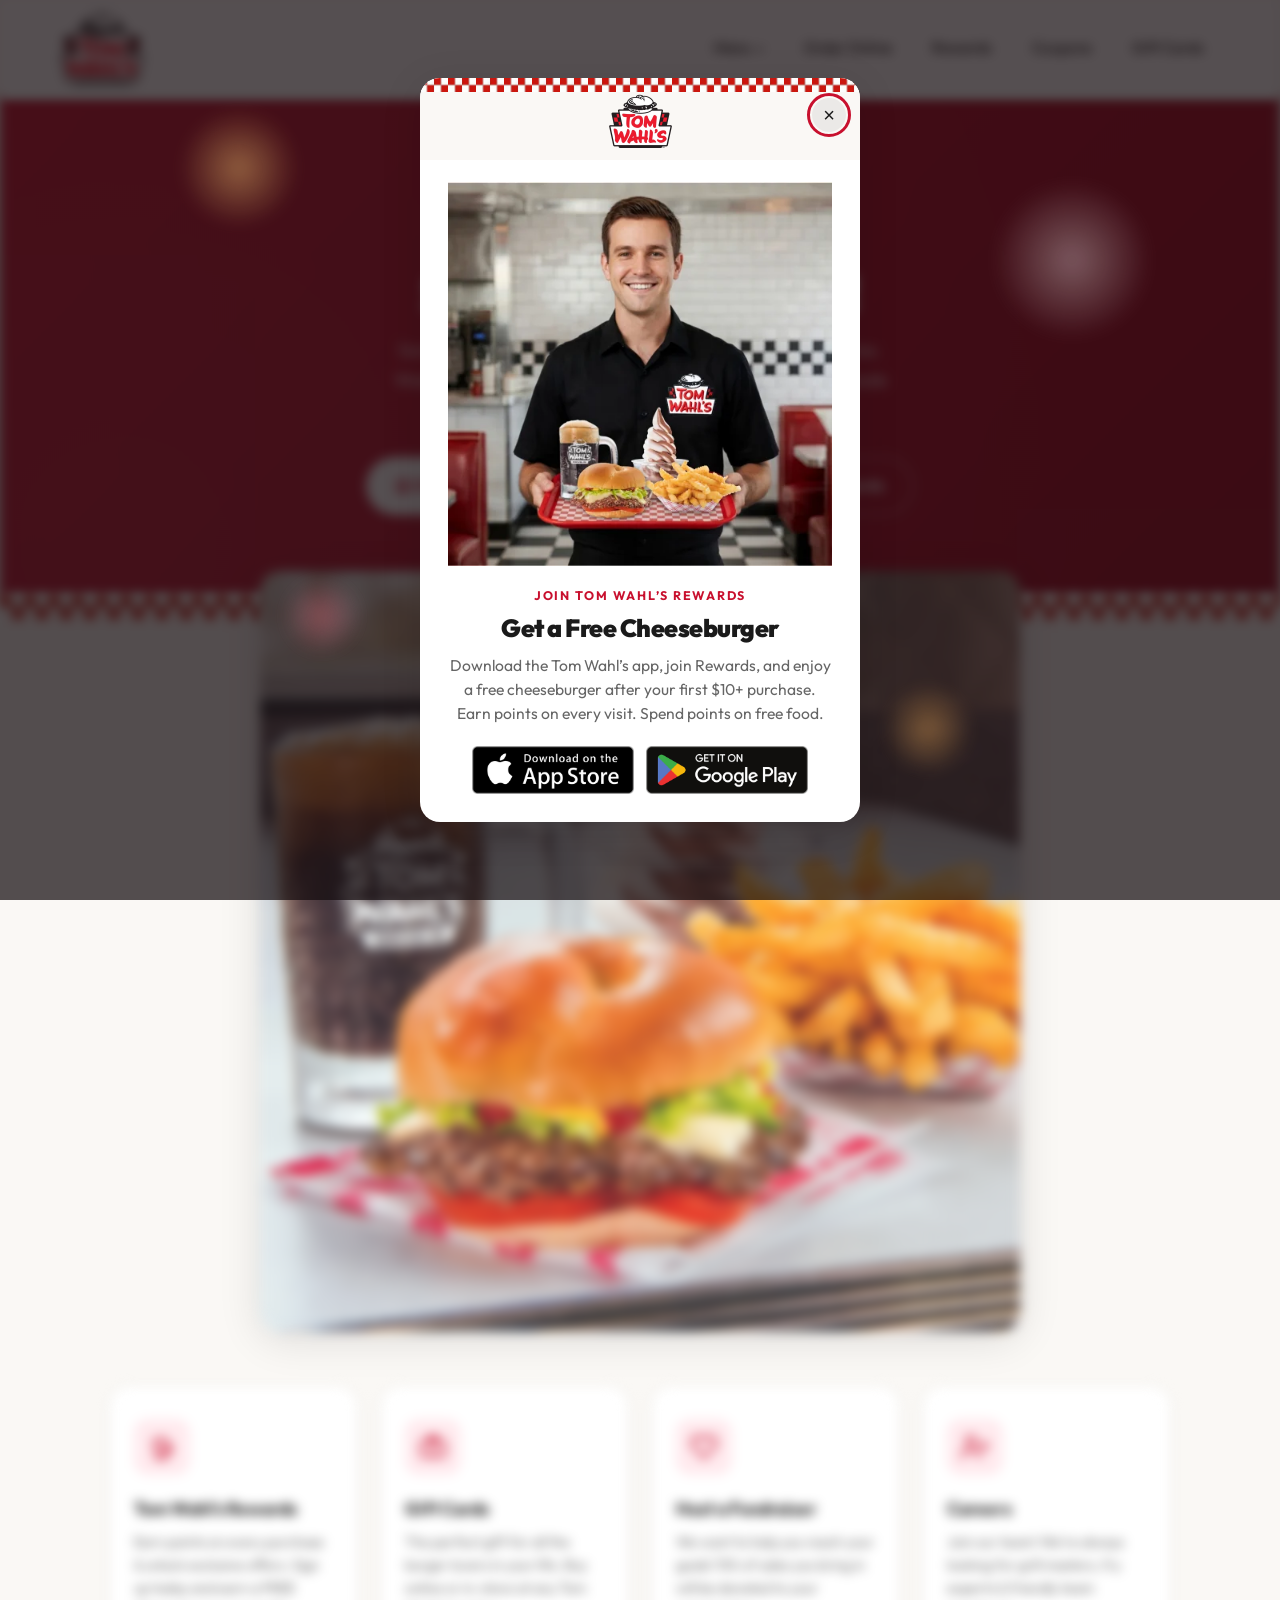
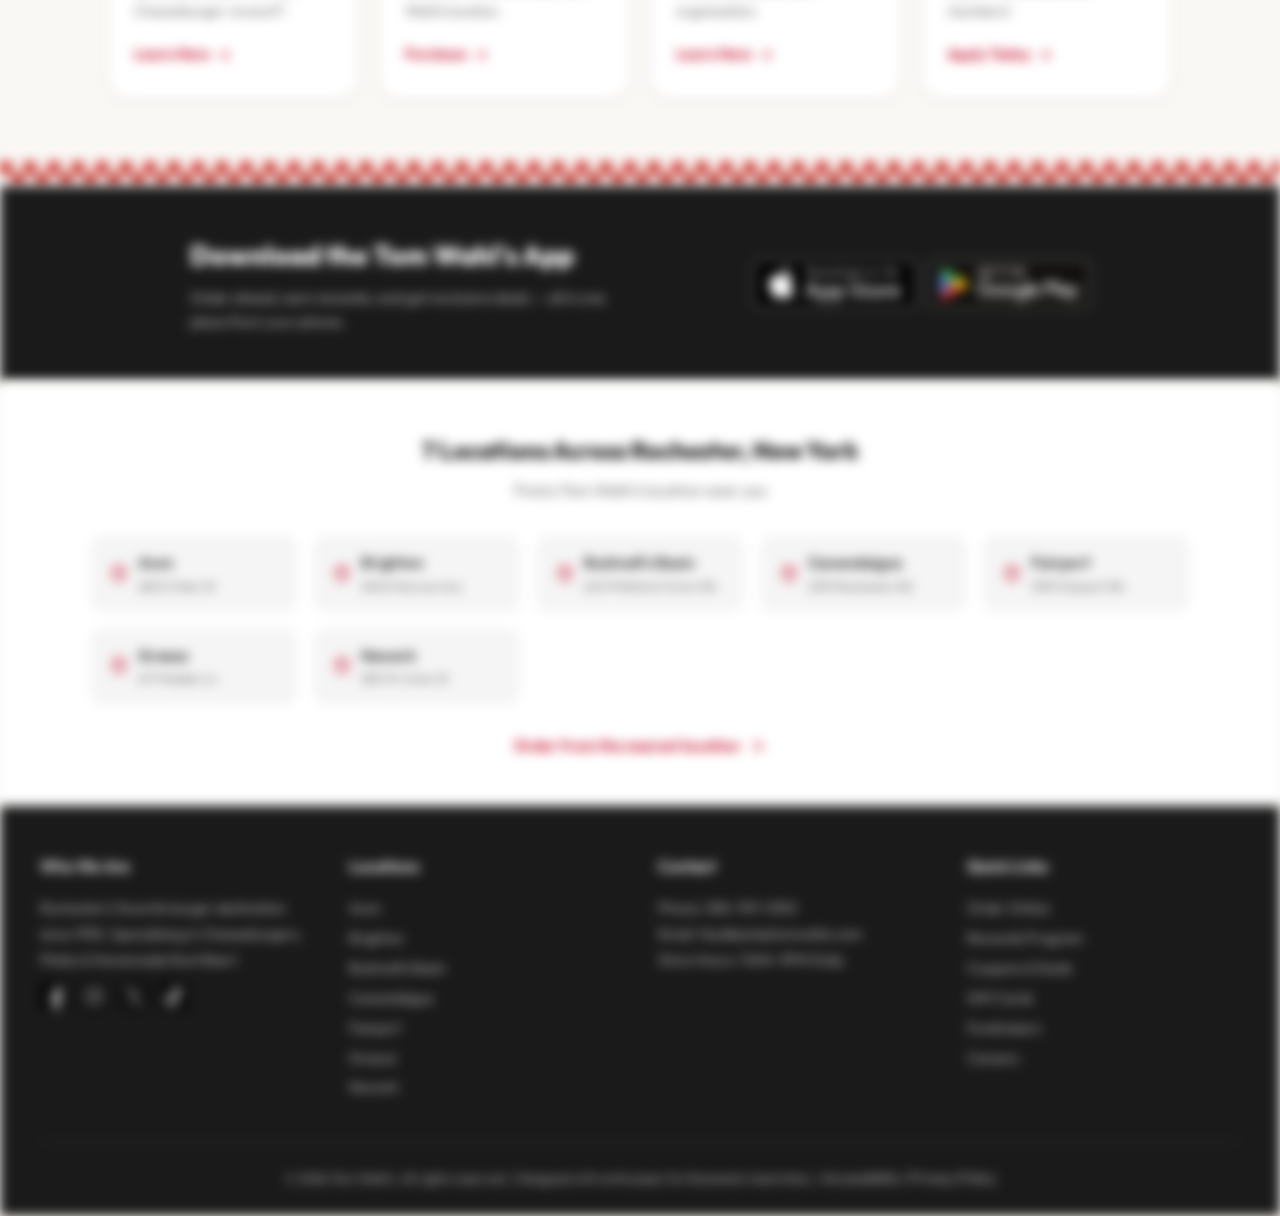
<file: index.html>
<!DOCTYPE html>
<html lang="en">
<head>
    <meta charset="UTF-8">
    <meta name="viewport" content="width=device-width, initial-scale=1.0">

    <!-- Google tag (gtag.js) -->
    <script async src="https://www.googletagmanager.com/gtag/js?id=G-XXXXXXXXXX"></script>
    <script>
        window.dataLayer = window.dataLayer || [];
        function gtag(){dataLayer.push(arguments);}
        gtag('js', new Date());
        gtag('config', 'G-XXXXXXXXXX');
    </script>
    <title>Tom Wahl's — Rochester's Best Cheeseburgers Since 1955</title>
    <meta name="description" content="Tom Wahl's — home of Rochester's Best Cheeseburgers, ground steak burgers, homemade root beer & crispy fries since 1955. Order online for pickup or delivery from 7 Rochester, NY area locations. Join Rewards and earn free food!">
    <meta name="keywords" content="Tom Wahl's, Tom Wahls, Rochester best cheeseburger, Western New York burgers, Wahlburger, homemade root beer, Rochester NY restaurant, ground steak burger, 55 Junker Plate, Tom Wahls menu, Tom Wahls locations">
    <link rel="canonical" href="https://mmcke4.github.io/">
    <link rel="icon" type="image/x-icon" href="/assets/favicon_io/favicon.ico">
    <meta name="robots" content="index, follow">

    <!-- Open Graph -->
    <meta property="og:type" content="website">
    <meta property="og:title" content="Tom Wahl's — Rochester's Best Cheeseburgers Since 1955">
    <meta property="og:description" content="Ground steak cheeseburgers, crispy fries & homemade root beer. Order online, find coupons, or join rewards at 7 Rochester, NY area locations.">
    <meta property="og:url" content="https://mmcke4.github.io/">
    <meta property="og:image" content="https://mmcke4.github.io/assets/tomwahlslogo.png">
    <meta property="og:site_name" content="Tom Wahl's">
    <meta property="og:locale" content="en_US">

    <!-- Twitter Card -->
    <meta name="twitter:card" content="summary_large_image">
    <meta name="twitter:title" content="Tom Wahl's — Rochester's Best Cheeseburgers">
    <meta name="twitter:description" content="Home of the Wahlburger since 1955. Order online, earn rewards, find deals at 7 Rochester, NY area locations.">
    <meta name="twitter:image" content="https://mmcke4.github.io/assets/tomwahlslogo.png">

    <!-- Structured Data: Organization -->
    <script type="application/ld+json">
    {
        "@context": "https://schema.org",
        "@type": "Organization",
        "name": "Tom Wahl's",
        "url": "https://mmcke4.github.io/",
        "logo": "https://mmcke4.github.io/assets/tomwahlslogo.png",
        "foundingDate": "1955",
        "description": "Rochester's favorite burger destination since 1955. Home of the Wahlburger, ground steak cheeseburgers, homemade root beer, and the 55 Junker Plate.",
        "telephone": "+1-585-787-0150",
        "email": "feedback@tomwahls.com",
        "address": {
            "@type": "PostalAddress",
            "addressRegion": "NY",
            "addressCountry": "US"
        },
        "areaServed": {
            "@type": "GeoCircle",
            "geoMidpoint": {"@type": "GeoCoordinates", "latitude": 43.1566, "longitude": -77.6088},
            "geoRadius": "50000"
        },
        "sameAs": [
            "https://facebook.com/tomwahls",
            "https://instagram.com/tomwahls",
            "https://twitter.com/tomwahls",
            "https://tiktok.com/@tomwahls"
        ],
        "hasMenu": "https://tomwahls.orderexperience.net/62602331214add22d5341ca5/menu"
    }
    </script>

    <!-- Structured Data: WebSite with SearchAction -->
    <script type="application/ld+json">
    {
        "@context": "https://schema.org",
        "@type": "WebSite",
        "name": "Tom Wahl's",
        "url": "https://mmcke4.github.io/",
        "description": "Rochester's Best Cheeseburgers, ground steak burgers, homemade root beer & crispy fries since 1955. 7 locations across Rochester, New York.",
        "potentialAction": {
            "@type": "SearchAction",
            "target": {
                "@type": "EntryPoint",
                "urlTemplate": "https://mmcke4.github.io/order-online.html?q={search_term_string}"
            },
            "query-input": "required name=search_term_string"
        }
    }
    </script>

    <link rel="preconnect" href="https://fonts.googleapis.com">
    <link href="https://fonts.googleapis.com/css2?family=Outfit:wght@400;500;600;700;800;900&display=swap" rel="stylesheet">
    <link rel="stylesheet" href="/assets/shared-styles.css">
    <link rel="preload" as="image" type="image/webp" href="/assets/tablesetting.webp" fetchpriority="high">
    <style>
        /* ── HERO (index uses .hero, not .page-hero) ── */
        .page-hero {
            background: linear-gradient(135deg, var(--red) 0%, var(--red-dark) 100%);
            color: var(--white);
            padding: 64px 20px 80px;
            text-align: center;
            position: relative;
            overflow: hidden;
        }
        .page-hero::before {
            content: '';
            position: absolute;
            top: -50%; left: -50%;
            width: 200%; height: 200%;
            background: radial-gradient(circle at 30% 70%, rgba(255,255,255,0.06) 0%, transparent 50%);
        }
        .hero-title-img {
            max-width: 520px;
            margin: 0 auto 20px;
            position: relative;
        }
        .page-hero p {
            font-size: 1.1rem;
            opacity: 0.9;
            max-width: 520px;
            margin: 0 auto 32px;
            line-height: 1.7;
        }
        .page-hero h1 {
            margin-bottom: 16px; 
            line-height: 1.1; 
            position: relative; 
            z-index: 2;
        }
        .page-hero-ctas {
            display: flex;
            gap: 8px;
            justify-content: center;
            flex-wrap: wrap;
            position: relative;
        }
        .btn {
            display: inline-flex; align-items: center; gap: 2px;
            padding: 14px 28px;
            border-radius: 50px;
            font-weight: 700; font-size: 1rem;
            transition: all 0.2s;
            border: none; cursor: pointer;
        }
        .btn-white { background: var(--white); color: var(--red); }
        .btn-white:hover { background: var(--gray-100); }
        .btn-ghost { background: transparent; color: var(--white); border: 2px solid rgba(255,255,255,0.35); }
        .btn-ghost:hover { border-color: var(--white); }
        .btn-red { background: var(--red); color: var(--white); }
        .btn-red:hover { background: var(--red-dark); }
        .btn-dark { background: var(--dark); color: var(--white); }
        .btn-dark:hover { opacity: 0.85; }

        /* ── FOOD IMAGE SHOWCASE ── */
        .showcase {
            max-width: 800px;
            margin: -48px auto 0;
            padding: 0 20px;
            position: relative;
            z-index: 10;
        }
        .showcase img {
            border-radius: var(--radius-lg);
            box-shadow: var(--shadow-lg);
            width: 100%;
        }

        /* ── FEATURE CARDS ── */
        .features {
            max-width: 1100px;
            margin: 0 auto;
            padding: 56px 20px 64px;
        }
        .features-grid {
            display: grid;
            grid-template-columns: repeat(4, 1fr);
            gap: 24px;
        }
        @media (max-width: 900px) {
            .features-grid { grid-template-columns: repeat(2, 1fr); }
        }
        @media (max-width: 500px) {
            .features-grid { grid-template-columns: 1fr; }
        }
        .feature-card {
            background: var(--white);
            border-radius: var(--radius-lg);
            padding: 32px 24px;
            box-shadow: var(--shadow-sm);
            transition: transform 0.25s, box-shadow 0.25s;
            display: flex;
            flex-direction: column;
        }
        .feature-card:hover { transform: translateY(-4px); box-shadow: var(--shadow-md); }
        .feature-icon {
            width: 56px; height: 56px;
            background: var(--red-light);
            border-radius: 14px;
            display: flex; align-items: center; justify-content: center;
            margin-bottom: 20px;
        }
        .feature-icon svg { width: 28px; height: 28px; color: var(--red); }
        .feature-card h3 {
            font-size: 1.1rem;
            font-weight: 700;
            margin-bottom: 8px;
        }
        .feature-card p {
            font-size: 0.9rem;
            color: var(--gray-600);
            margin-bottom: 20px;
            flex: 1;
        }
        .feature-link {
            display: inline-flex;
            align-items: center;
            gap: 6px;
            color: var(--red);
            font-weight: 700;
            font-size: 0.9rem;
            transition: gap 0.2s;
        }
        .feature-link:hover { gap: 10px; }
        .feature-link svg { width: 16px; height: 16px; }

        /* ── APP BANNER ── */
        .app-banner {
            background: var(--dark);
            color: var(--white);
            padding: 48px 20px;
        }
        .app-banner-inner {
            max-width: 900px;
            margin: 0 auto;
            display: flex;
            align-items: center;
            justify-content: space-between;
            gap: 32px;
            flex-wrap: wrap;
        }
        .app-banner-text h2 {
            font-size: clamp(1.3rem, 3vw, 1.7rem);
            font-weight: 800;
            margin-bottom: 8px;
        }
        .app-banner-text p {
            opacity: 0.7;
            font-size: 0.95rem;
            max-width: 420px;
        }
        .app-buttons { display: flex; gap: 12px; flex-wrap: wrap; }
        .app-buttons a img { height: 48px; width: auto; }
        @media (max-width: 600px) {
            .app-banner-inner { justify-content: center; text-align: center; }
            .app-banner-text p { margin: 0 auto; }
        }

        /* ── LOCATIONS STRIP ── */
        .locations-strip {
            background: var(--white);
            border-top: 1px solid var(--gray-200);
            padding: 48px 20px;
        }
        .locations-inner {
            max-width: 1100px;
            margin: 0 auto;
            text-align: center;
        }
        .locations-inner h2 {
            font-size: 1.5rem;
            font-weight: 800;
            margin-bottom: 8px;
        }
        .locations-inner > p {
            color: var(--gray-600);
            margin-bottom: 32px;
        }
        .locations-grid {
            display: grid;
            grid-template-columns: repeat(auto-fit, minmax(200px, 1fr));
            gap: 16px;
            margin-bottom: 28px;
        }
        .loc-chip {
            background: var(--gray-100);
            border-radius: var(--radius);
            padding: 16px 20px;
            transition: all 0.2s;
            display: flex;
            align-items: center;
            gap: 10px;
        }
        .loc-chip:hover { background: var(--red-light); }
        .loc-chip svg { width: 18px; height: 18px; color: var(--red); flex-shrink: 0; }
        .loc-chip .loc-name { font-weight: 600; font-size: 0.95rem; text-align: left;}
        .loc-chip .loc-hours { font-size: 0.8rem; color: var(--gray-600); }
        .locations-cta {
            display: inline-flex;
            align-items: center;
            gap: 8px;
            color: var(--red);
            font-weight: 700;
            font-size: 0.95rem;
        }
        .locations-cta svg { width: 18px; height: 18px; }

        @media(max-width:600px){
            .hero{padding:40px 20px 48px}
            .hero h1{font-size:1.5rem}
            .hero p{font-size:.95rem}
            .app-banner{padding:32px 20px}
            .app-banner-text h2{font-size:1.2rem}
            .app-banner-text p{font-size:.88rem}
            .locations-strip{padding:32px 20px}
            .locations-inner h2{font-size:1.25rem}
            .locations-inner > p{font-size:.9rem}
            .loc-chip .loc-name{font-size:.9rem}
            .loc-chip .loc-hours{font-size:.75rem}
            .feature-card{padding:24px 20px}
            .feature-card h3{font-size:1rem}
            .feature-card p{font-size:.85rem}
            .app-banner-inner{gap:20px}
        }
    </style>
</head>
<body>

<!-- NAV -->
<nav class="nav">
    <div class="nav-inner">
        <a href="/index.html" class="nav-logo">
            <img src="/assets/tomwahlslogo.webp" width="252" height="216" alt="Tom Wahl's Logo — Rochester's Best Cheeseburgers Since 1955">
        </a>
        <div class="nav-links">
            <div class="nav-dropdown">
                <a>Menu</a>
                <div class="nav-dropdown-menu">
                    <a href="https://tomwahls.orderexperience.net/62602331214add22d5341ca5/menu" target="_blank" rel="noopener">View Full Menu</a>
                    <a href="/assets/menus/Gluten_Free_Menu.pdf" target="_blank" rel="noopener">Gluten Free Menu</a>
                    <a href="/assets/menus/Nutritional_Information.pdf" target="_blank" rel="noopener">Nutritional Info</a>
                    <a href="/assets/menus/Allergen_Sheet.pdf" target="_blank" rel="noopener">Allergy Info</a>
                </div>
            </div>
            <a href="/order-online.html">Order Online</a>
            <a href="/rewards.html">Rewards</a>
            <a href="/coupons.html">Coupons</a>
            <a href="/gift-cards.html">Gift Cards</a>
        </div>
        <button class="hamburger" onclick="document.querySelector('.mobile-menu').classList.toggle('open')" aria-label="Toggle menu">
            <span></span><span></span><span></span>
        </button>
    </div>
    <div class="mobile-menu">
        <a class="mobile-menu-toggle" onclick="this.classList.toggle('open');this.nextElementSibling.classList.toggle('open')">Menu</a>
        <div class="mobile-menu-sub">
            <a href="https://tomwahls.orderexperience.net/62602331214add22d5341ca5/menu" target="_blank" rel="noopener">View Full Menu</a>
            <a href="/assets/menus/Gluten_Free_Menu.pdf" target="_blank" rel="noopener">Gluten Free Menu</a>
            <a href="/assets/menus/Nutritional_Information.pdf" target="_blank" rel="noopener">Nutritional Info</a>
            <a href="/assets/menus/Allergen_Sheet.pdf" target="_blank" rel="noopener">Allergy Info</a>
        </div>
        <a href="/order-online.html">Order Online</a>
        <a href="/rewards.html">Rewards</a>
        <a href="/coupons.html">Coupons</a>
        <a href="/careers.html">Careers</a>
        <a href="/fundraiser.html">Host a Fundraiser</a>
        <a href="/gift-cards.html">Gift Cards</a>
        <a href="https://tomwahls.myguestaccount.com/guest/nologin/account-balance">Check Gift Card Balance</a>
    </div>
</nav>

<!-- HERO -->
<header class="page-hero">
    <h1>Tom Wahl's <br> Old School Quality <br> Served with a Smile!</h1>
    <p>Savor Rochester's Best Cheeseburgers with Hot n' Crispy Fries. Wash it all Down with a Frosted Mug of our Famous Homemade Root Beer — Fresh, Fast &amp; Full of Flavor!</p>
    <div class="page-hero-ctas">
        <a href="/order-online.html" class="btn btn-white">
            <svg aria-hidden="true" focusable="false" width="18" height="18" viewBox="0 0 24 24" fill="none" stroke="currentColor" stroke-width="2" stroke-linecap="round" stroke-linejoin="round"><path d="M4 10a8 8 0 0 1 16 0Z"/><path d="M9 6.5h.01M12.5 5.5h.01M15.5 7h.01"/><path d="M3.5 13.5c1.4 1.1 2.9 1.1 4.3 0s2.9-1.1 4.3 0 2.9 1.1 4.3 0 2.9-1.1 4.3 0"/><path d="M4.5 17h15v.5a3 3 0 0 1-3 3h-9a3 3 0 0 1-3-3Z"/></svg>
            Order Online
        </a>
        <a href="/coupons.html" class="btn btn-ghost">
            <svg aria-hidden="true" focusable="false" width="18" height="18" viewBox="0 0 24 24" fill="none" stroke="currentColor" stroke-width="2"><path d="M20.59 13.41l-7.17 7.17a2 2 0 01-2.83 0L2 12V2h10l8.59 8.59a2 2 0 010 2.82z"/><line x1="7" y1="7" x2="7.01" y2="7"/></svg>
            Find Coupons
        </a>
        <a href="/rewards.html" class="btn btn-ghost">
            <svg aria-hidden="true" focusable="false" width="18" height="18" viewBox="0 0 24 24" fill="none" stroke="currentColor" stroke-width="2" stroke-linecap="round" stroke-linejoin="round"><path d="M6.5 9 7 20a2 2 0 0 0 2 2h5a2 2 0 0 0 2-2l.5-11"/><path d="M16.5 11.5h1a2.5 2.5 0 0 1 0 5h-1.4"/><path d="M5 9c0-2.2 1.8-3.5 3.5-2.8C9 4 13 4 13.5 6.2 15.2 5.5 17 6.8 17 9"/><path d="M10 13v5M13.5 13v5" opacity=".55"/></svg>
            Join Rewards
        </a>
    </div>
</header><div class="checker-stripe"></div>

<!-- FOOD SHOWCASE -->
<div class="showcase">
    <img src="/assets/tablesetting.webp" width="1080" height="1080" fetchpriority="high" decoding="async" alt="Hot & Fresh Cheeseburger, fries, medium twist ice cream and our famous Root Beer — at Tom Wahl's 50s diner">
</div>

<!-- CHROME DIVIDER — uncomment to use; styles live in shared-styles.css (.chrome-divider-bar).
     Copy this block between any two sections on any page.
<div class="chrome-divider-bar" aria-hidden="true">
  <svg viewBox="0 0 1200 16" preserveAspectRatio="none">
    <defs>
      <linearGradient id="chromeV" x1="0" y1="0" x2="0" y2="1">
        <stop offset="0" stop-color="#fdfeff"/><stop offset=".42" stop-color="#cfd6dc"/>
        <stop offset=".52" stop-color="#929ca6"/><stop offset=".68" stop-color="#e6eaee"/>
        <stop offset="1" stop-color="#aeb7c0"/>
      </linearGradient>
    </defs>
    <rect width="1200" height="16" fill="url(#chromeV)"/>
  </svg>
</div>
-->

<!-- FEATURE CARDS -->
<section class="features ">
    <div class="features-grid">
        <div class="feature-card">
            <div class="feature-icon">
                <svg aria-hidden="true" focusable="false" viewBox="0 0 24 24" fill="none" stroke="currentColor" stroke-width="2" stroke-linecap="round" stroke-linejoin="round">
                    <path d="M6.5 9 7 20a2 2 0 0 0 2 2h5a2 2 0 0 0 2-2l.5-11"/>
                    <path d="M16.5 11.5h1a2.5 2.5 0 0 1 0 5h-1.4"/>
                    <path d="M5 9c0-2.2 1.8-3.5 3.5-2.8C9 4 13 4 13.5 6.2 15.2 5.5 17 6.8 17 9"/>
                    <path d="M10 13v5M13.5 13v5" opacity=".55"/>
                </svg>
            </div>
            <h3>Tom Wahl's Rewards</h3>
            <p>Earn points on every purchase &amp; unlock exclusive offers. Sign up today and earn a FREE Cheeseburger reward*!</p>
            <a href="/rewards.html" class="feature-link">
                Learn More
                <svg aria-hidden="true" focusable="false" viewBox="0 0 24 24" fill="none" stroke="currentColor" stroke-width="2"><path d="M5 12h14M12 5l7 7-7 7"/></svg>
            </a>
        </div>
        <div class="feature-card">
            <div class="feature-icon">
                <svg aria-hidden="true" focusable="false" viewBox="0 0 24 24" fill="none" stroke="currentColor" stroke-width="2" stroke-linecap="round" stroke-linejoin="round">
                    <rect x="2" y="7" width="20" height="13" rx="2"/>
                    <line x1="12" y1="7" x2="12" y2="20"/>
                    <path d="M12 7c-1.9 0-3.8-.8-3.8-2.3C8.2 3.2 9.5 2.4 10.5 3.2c1 .8 1.5 2.3 1.5 3.8Z"/>
                    <path d="M12 7c1.9 0 3.8-.8 3.8-2.3C15.8 3.2 14.5 2.4 13.5 3.2c-1 .8-1.5 2.3-1.5 3.8Z"/>
                </svg>
            </div>
            <h3>Gift Cards</h3>
            <p>The perfect gift for all the burger lovers in your life. Buy online or in-store at any Tom Wahl's location.</p>
            <a href="/gift-cards.html" class="feature-link">
                Purchase
                <svg aria-hidden="true" focusable="false" viewBox="0 0 24 24" fill="none" stroke="currentColor" stroke-width="2"><path d="M5 12h14M12 5l7 7-7 7"/></svg>
            </a>
        </div>
        <div class="feature-card">
            <div class="feature-icon">
                <svg aria-hidden="true" focusable="false" viewBox="0 0 24 24" fill="none" stroke="currentColor" stroke-width="2" stroke-linecap="round" stroke-linejoin="round">
                    <path d="M20.84 4.61a5.5 5.5 0 00-7.78 0L12 5.67l-1.06-1.06a5.5 5.5 0 00-7.78 7.78l1.06 1.06L12 21.23l7.78-7.78 1.06-1.06a5.5 5.5 0 000-7.78z"/>
                </svg>
            </div>
            <h3>Host a Fundraiser</h3>
            <p>We want to help you reach your goals! 15% of sales you bring in will be donated to your organization.</p>
            <a href="/fundraiser.html" class="feature-link">
                Learn More
                <svg aria-hidden="true" focusable="false" viewBox="0 0 24 24" fill="none" stroke="currentColor" stroke-width="2"><path d="M5 12h14M12 5l7 7-7 7"/></svg>
            </a>
        </div>
        <div class="feature-card">
            <div class="feature-icon">
                <svg aria-hidden="true" focusable="false" viewBox="0 0 24 24" fill="none" stroke="currentColor" stroke-width="2" stroke-linecap="round" stroke-linejoin="round">
                    <path d="M16 21v-2a4 4 0 00-4-4H5a4 4 0 00-4 4v2"/>
                    <circle cx="8.5" cy="7" r="4"/>
                    <line x1="20" y1="8" x2="20" y2="14"/>
                    <line x1="23" y1="11" x2="17" y2="11"/>
                </svg>
            </div>
            <h3>Careers</h3>
            <p>Join our team! We're always looking for grill masters, fry experts &amp; friendly team members!</p>
            <a href="/careers.html" class="feature-link">
                Apply Today
                <svg aria-hidden="true" focusable="false" viewBox="0 0 24 24" fill="none" stroke="currentColor" stroke-width="2"><path d="M5 12h14M12 5l7 7-7 7"/></svg>
            </a>
        </div>
    </div>
</section><div class="checker-stripe"></div>

<!-- APP DOWNLOAD BANNER -->
<section class="app-banner">
    <div class="app-banner-inner">
        <div class="app-banner-text">
            <h2>Download the Tom Wahl's App</h2>
            <p>Order ahead, earn rewards, and get exclusive deals — all in one place from your phone.</p>
        </div>
        <div class="app-buttons">
            <a href="https://apps.apple.com/us/app/tom-wahls/id6449795790"><img src="/assets/app-store-badge.webp" alt="Download on the App Store" width="480" height="142" loading="lazy" decoding="async"></a>
            <a href="https://play.google.com/store/apps/details?id=com.paytronix.client.android.app.tomwahls&pli=1"><img src="/assets/google-play-badge.webp" alt="Get it on Google Play" width="480" height="142" loading="lazy" decoding="async"></a>
        </div>
    </div>
</section>

<!-- LOCATIONS -->
<section class="locations-strip">
    <div class="locations-inner">
        <h2>7 Locations Across Rochester, New York</h2>
        <p>Find a Tom Wahl's location near you</p>
        <div class="locations-grid">
            <a href="/order-online.html" class="loc-chip">
                <svg aria-hidden="true" focusable="false" viewBox="0 0 24 24" fill="none" stroke="currentColor" stroke-width="2"><path d="M21 10c0 7-9 13-9 13s-9-6-9-13a9 9 0 0118 0z"/><circle cx="12" cy="10" r="3"/></svg>
                <div>
                    <div class="loc-name">Avon</div>
                    <div class="loc-hours">283 E Main St</div>
                </div>
            </a>
            <a href="/order-online.html" class="loc-chip">
                <svg aria-hidden="true" focusable="false" viewBox="0 0 24 24" fill="none" stroke="currentColor" stroke-width="2"><path d="M21 10c0 7-9 13-9 13s-9-6-9-13a9 9 0 0118 0z"/><circle cx="12" cy="10" r="3"/></svg>
                <div>
                    <div class="loc-name">Brighton</div>
                    <div class="loc-hours">2545 Monroe Ave</div>
                </div>
            </a>
            <a href="/order-online.html" class="loc-chip">
                <svg aria-hidden="true" focusable="false" viewBox="0 0 24 24" fill="none" stroke="currentColor" stroke-width="2"><path d="M21 10c0 7-9 13-9 13s-9-6-9-13a9 9 0 0118 0z"/><circle cx="12" cy="10" r="3"/></svg>
                <div>
                    <div class="loc-name">Bushnell's Basin</div>
                    <div class="loc-hours">643 Pittsford-Victor Rd</div>
                </div>
            </a>
            <a href="/order-online.html" class="loc-chip">
                <svg aria-hidden="true" focusable="false" viewBox="0 0 24 24" fill="none" stroke="currentColor" stroke-width="2"><path d="M21 10c0 7-9 13-9 13s-9-6-9-13a9 9 0 0118 0z"/><circle cx="12" cy="10" r="3"/></svg>
                <div>
                    <div class="loc-name">Canandaigua</div>
                    <div class="loc-hours">2510 Rochester Rd</div>
                </div>
            </a>
            <a href="/order-online.html" class="loc-chip">
                <svg aria-hidden="true" focusable="false" viewBox="0 0 24 24" fill="none" stroke="currentColor" stroke-width="2"><path d="M21 10c0 7-9 13-9 13s-9-6-9-13a9 9 0 0118 0z"/><circle cx="12" cy="10" r="3"/></svg>
                <div>
                    <div class="loc-name">Fairport</div>
                    <div class="loc-hours">1333 Fairport Rd</div>
                </div>
            </a>
            <a href="/order-online.html" class="loc-chip">
                <svg aria-hidden="true" focusable="false" viewBox="0 0 24 24" fill="none" stroke="currentColor" stroke-width="2"><path d="M21 10c0 7-9 13-9 13s-9-6-9-13a9 9 0 0118 0z"/><circle cx="12" cy="10" r="3"/></svg>
                <div>
                    <div class="loc-name">Greece</div>
                    <div class="loc-hours">671 Maiden Ln</div>
                </div>
            </a>
            <a href="/order-online.html" class="loc-chip">
                <svg aria-hidden="true" focusable="false" viewBox="0 0 24 24" fill="none" stroke="currentColor" stroke-width="2"><path d="M21 10c0 7-9 13-9 13s-9-6-9-13a9 9 0 0118 0z"/><circle cx="12" cy="10" r="3"/></svg>
                <div>
                    <div class="loc-name">Newark</div>
                    <div class="loc-hours">585 W Union St</div>
                </div>
            </a>
        </div>
            <a href="/order-online.html" class="locations-cta">
            Order from the nearest location
            <svg aria-hidden="true" focusable="false" viewBox="0 0 24 24" fill="none" stroke="currentColor" stroke-width="2"><path d="M5 12h14M12 5l7 7-7 7"/></svg>
        </a>
    </div>
</section>

<!-- FOOTER -->
<footer class="footer">
    <div class="footer-inner">
        <div>
            <h4>Who We Are</h4>
            <p>Rochester's favorite burger destination since 1955. Specializing in Cheeseburgers, Plates &amp; Homemade Root Beer!</p>
            <div class="social-icons">
                <a href="https://facebook.com/tomwahls"><img src="/assets/facebook.webp" alt="Facebook" width="512" height="512" loading="lazy" decoding="async"></a>
                <a href="https://instagram.com/tomwahls"><img src="/assets/instagram.webp" alt="Instagram" width="512" height="512" loading="lazy" decoding="async"></a>
                <a href="https://twitter.com/tomwahls"><img src="/assets/twitter.webp" alt="Twitter" width="512" height="512" loading="lazy" decoding="async"></a>
                <a href="https://tiktok.com/@tomwahls"><img src="/assets/tiktok.webp" alt="TikTok" width="512" height="512" loading="lazy" decoding="async"></a>
            </div>
        </div>
        <div>
            <h4>Locations</h4>
            <ul class="footer-links">
                <li><a href="/locations.html#avon">Avon</a></li>
                <li><a href="/locations.html#brighton">Brighton</a></li>
                <li><a href="/locations.html#basin">Bushnell's Basin</a></li>
                <li><a href="/locations.html#canandaigua">Canandaigua</a></li>
                <li><a href="/locations.html#fairport">Fairport</a></li>
                <li><a href="/locations.html#greece">Greece</a></li>
                <li><a href="/locations.html#newark">Newark</a></li>
            </ul>
        </div>
        <div>
            <h4>Contact</h4>
            <p>Phone: <a href="tel:585-787-0150">585-787-0150</a></p>
            <p>Email: <a href="mailto:feedback@tomwahls.com">feedback@tomwahls.com</a></p>
            <p>Store Hours: 11AM–9PM Daily</p>
        </div>
        <div>
            <h4>Quick Links</h4>
            <ul class="footer-links">
                <li><a href="/order-online.html">Order Online</a></li>
                <li><a href="/rewards.html">Rewards Program</a></li>
                <li><a href="/coupons.html">Coupons &amp; Deals</a></li>
                <li><a href="/gift-cards.html">Gift Cards</a></li>
                <li><a href="/fundraiser.html">Fundraisers</a></li>
                <li><a href="/careers.html">Careers</a></li>
            </ul>
        </div>
    </div>
    <div class="footer-bottom">
        &copy; 2026 Tom Wahl's. All rights reserved. | Designed with enthusiasm for Rochester's best bites. | <a href="/accessibility.html">Accessibility</a> | <a href="/privacy.html">Privacy Policy</a>
    </div>
</footer>

    <!-- Sienna Accessibility Widget -->
    <script src="https://website-widgets.pages.dev/dist/sienna.min.js" defer></script>
    <!-- Hours JS -->
    <script src="/assets/scripts/locations-data.js"></script>
    <script>twRenderFooterHours('footerHours');</script>
    <!-- Promotional lightbox -->
    <script src="/assets/scripts/lightbox.js" defer></script>

</body>
</html>
</file>
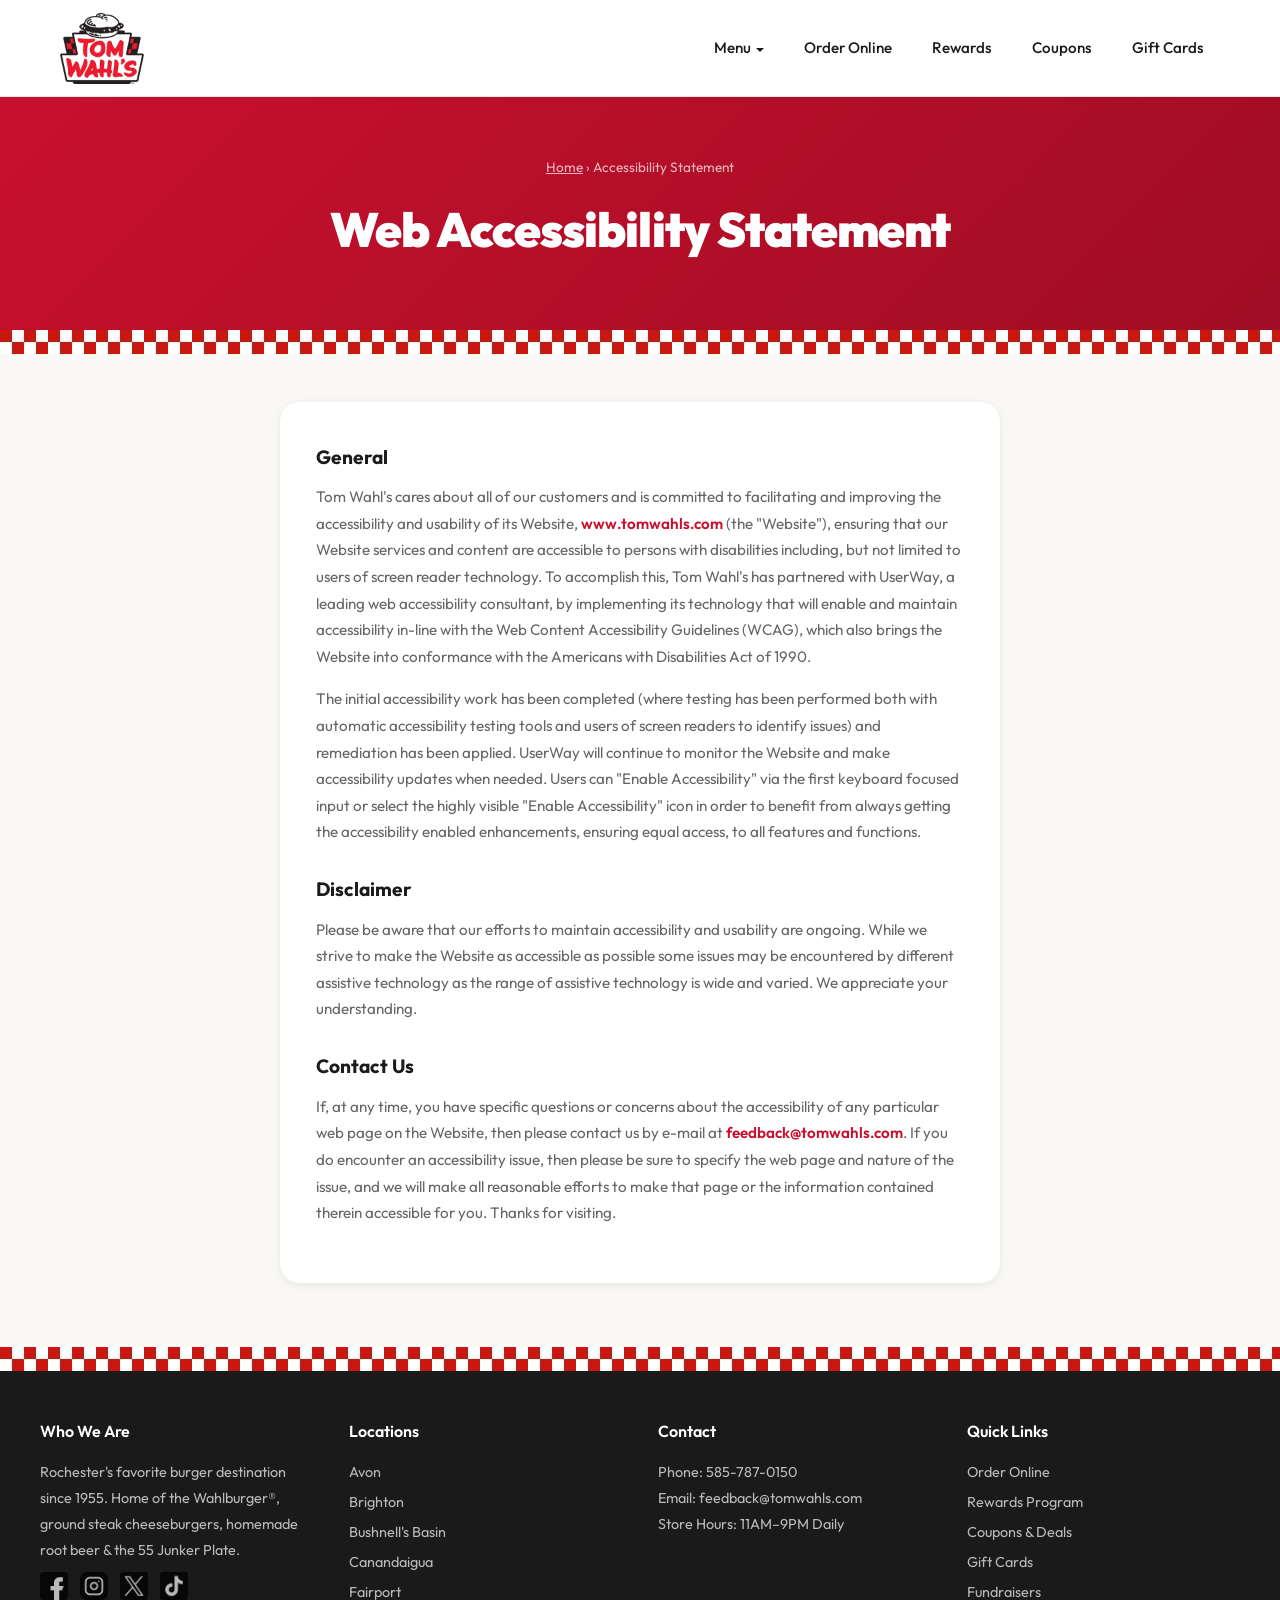
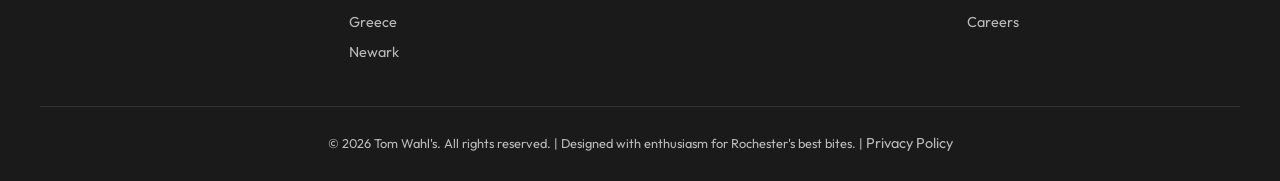
<file: accessibility.html>
<!DOCTYPE html>
<html lang="en">
<head>
    <meta charset="UTF-8">
    <meta name="viewport" content="width=device-width, initial-scale=1.0">

    <!-- Google tag (gtag.js) -->
    <script async src="https://www.googletagmanager.com/gtag/js?id=G-XXXXXXXXXX"></script>
    <script>
        window.dataLayer = window.dataLayer || [];
        function gtag(){dataLayer.push(arguments);}
        gtag('js', new Date());
        gtag('config', 'G-XXXXXXXXXX');
    </script>
    <title>Web Accessibility Statement | Tom Wahl's</title>
    <meta name="description" content="Tom Wahl's web accessibility statement. We are committed to ensuring our website is accessible to all users, including persons with disabilities.">
    <link rel="canonical" href="https://mmcke4.github.io/accessibility.html">
    <link rel="icon" type="image/x-icon" href="/assets/favicon_io/favicon.ico">
    <meta name="robots" content="index, follow">

    <!-- Open Graph -->
    <meta property="og:type" content="website">
    <meta property="og:title" content="Web Accessibility Statement | Tom Wahl's">
    <meta property="og:description" content="Tom Wahl's web accessibility statement. We are committed to ensuring our website is accessible to all users, including persons with disabilities.">
    <meta property="og:url" content="https://mmcke4.github.io/accessibility.html">
    <meta property="og:image" content="https://mmcke4.github.io/assets/tomwahlslogo.png">
    <meta property="og:site_name" content="Tom Wahl's">
    <meta property="og:locale" content="en_US">

    <!-- Twitter Card -->
    <meta name="twitter:card" content="summary">
    <meta name="twitter:title" content="Web Accessibility Statement | Tom Wahl's">
    <meta name="twitter:description" content="Our commitment to making tomwahls.com accessible to all users, including persons with disabilities.">
    <meta name="twitter:image" content="https://mmcke4.github.io/assets/tomwahlslogo.png">

    <!-- Structured Data -->
    <script type="application/ld+json">
    {
        "@context": "https://schema.org",
        "@type": "WebPage",
        "name": "Tom Wahl's Web Accessibility Statement",
        "description": "Tom Wahl's commitment to web accessibility for all users, including persons with disabilities.",
        "url": "https://mmcke4.github.io/accessibility.html",
        "isPartOf": {"@type": "WebSite", "name": "Tom Wahl's", "url": "https://mmcke4.github.io/"},
        "breadcrumb": {
            "@type": "BreadcrumbList",
            "itemListElement": [
                {"@type": "ListItem", "position": 1, "name": "Home", "item": "https://mmcke4.github.io/"},
                {"@type": "ListItem", "position": 2, "name": "Accessibility", "item": "https://mmcke4.github.io/accessibility.html"}
            ]
        }
    }
    </script>

    <link rel="preconnect" href="https://fonts.googleapis.com">
    <link href="https://fonts.googleapis.com/css2?family=Outfit:wght@400;500;600;700;800&display=swap" rel="stylesheet">
    <link rel="stylesheet" href="/assets/shared-styles.css">
    <style>
        .content-section { max-width: 760px; margin: 0 auto; padding: 48px 20px 64px; }
        .content-card { background: var(--white); border-radius: var(--radius-lg); padding: 40px 36px; box-shadow: var(--shadow-sm); }
        .content-card h2 { font-size: 1.2rem; font-weight: 700; margin: 28px 0 12px; color: var(--dark); }
        .content-card h2:first-child { margin-top: 0; }
        .content-card p { color: var(--gray-600); font-size: 0.95rem; margin-bottom: 16px; line-height: 1.75; }
        .content-card a { color: var(--red); font-weight: 600; }
        @media(max-width:600px){
            .content-card { padding: 28px 20px; }
        }
    </style>
</head>
<body>

<nav class="nav">
    <div class="nav-inner">
        <a href="/index.html" class="nav-logo">
            <img src="/assets/tomwahlslogo.webp" width="252" height="216" alt="Tom Wahl's Logo">
        </a>
        <div class="nav-links">
            <div class="nav-dropdown">
                <a>Menu</a>
                <div class="nav-dropdown-menu">
                    <a href="https://tomwahls.orderexperience.net/62602331214add22d5341ca5/menu" target="_blank" rel="noopener">View Full Menu</a>
                    <a href="/assets/menus/Gluten_Free_Menu.pdf" target="_blank" rel="noopener">Gluten Free Menu</a>
                    <a href="/assets/menus/Nutritional_Information.pdf" target="_blank" rel="noopener">Nutritional Info</a>
                    <a href="/assets/menus/Allergen_Sheet.pdf" target="_blank" rel="noopener">Allergy Info</a>
                </div>
            </div>
            <a href="/order-online.html">Order Online</a>
            <a href="/rewards.html">Rewards</a>
            <a href="/coupons.html">Coupons</a>
            <a href="/gift-cards.html">Gift Cards</a>
        </div>
        <button class="hamburger" onclick="document.querySelector('.mobile-menu').classList.toggle('open')" aria-label="Toggle menu">
            <span></span><span></span><span></span>
        </button>
    </div>
    <div class="mobile-menu">
        <a class="mobile-menu-toggle" onclick="this.classList.toggle('open');this.nextElementSibling.classList.toggle('open')">Menu</a>
        <div class="mobile-menu-sub">
            <a href="https://tomwahls.orderexperience.net/62602331214add22d5341ca5/menu" target="_blank" rel="noopener">View Full Menu</a>
            <a href="/assets/menus/Gluten_Free_Menu.pdf" target="_blank" rel="noopener">Gluten Free Menu</a>
            <a href="/assets/menus/Nutritional_Information.pdf" target="_blank" rel="noopener">Nutritional Info</a>
            <a href="/assets/menus/Allergen_Sheet.pdf" target="_blank" rel="noopener">Allergy Info</a>
        </div>
        <a href="/order-online.html">Order Online</a>
        <a href="/rewards.html">Rewards</a>
        <a href="/coupons.html">Coupons</a>
        <a href="/fundraiser.html">Host a Fundraiser</a>
        <a href="/gift-cards.html">Gift Cards</a>
        <a href="https://tomwahls.myguestaccount.com/guest/nologin/account-balance">Check Gift Card Balance</a>
    </div>
</nav>

<header class="page-hero">
    <nav class="breadcrumb" aria-label="Breadcrumb">
        <a href="https://mmcke4.github.io/">Home</a> &rsaquo; Accessibility Statement
    </nav>
    <h1>Web Accessibility Statement</h1>
</header><div class="checker-stripe"></div>

<section class="content-section">
    <div class="content-card">
        <h2>General</h2>
        <p>Tom Wahl's cares about all of our customers and is committed to facilitating and improving the accessibility and usability of its Website, <a href="https://mmcke4.github.io/">www.tomwahls.com</a> (the "Website"), ensuring that our Website services and content are accessible to persons with disabilities including, but not limited to users of screen reader technology. To accomplish this, Tom Wahl's has partnered with UserWay, a leading web accessibility consultant, by implementing its technology that will enable and maintain accessibility in-line with the Web Content Accessibility Guidelines (WCAG), which also brings the Website into conformance with the Americans with Disabilities Act of 1990.</p>
        <p>The initial accessibility work has been completed (where testing has been performed both with automatic accessibility testing tools and users of screen readers to identify issues) and remediation has been applied. UserWay will continue to monitor the Website and make accessibility updates when needed. Users can "Enable Accessibility" via the first keyboard focused input or select the highly visible "Enable Accessibility" icon in order to benefit from always getting the accessibility enabled enhancements, ensuring equal access, to all features and functions.</p>

        <h2>Disclaimer</h2>
        <p>Please be aware that our efforts to maintain accessibility and usability are ongoing. While we strive to make the Website as accessible as possible some issues may be encountered by different assistive technology as the range of assistive technology is wide and varied. We appreciate your understanding.</p>

        <h2>Contact Us</h2>
        <p>If, at any time, you have specific questions or concerns about the accessibility of any particular web page on the Website, then please contact us by e-mail at <a href="mailto:feedback@tomwahls.com">feedback@tomwahls.com</a>. If you do encounter an accessibility issue, then please be sure to specify the web page and nature of the issue, and we will make all reasonable efforts to make that page or the information contained therein accessible for you. Thanks for visiting.</p>
    </div>
</section><div class="checker-stripe"></div>

<footer class="footer">
    <div class="footer-inner">
        <div>
            <h4>Who We Are</h4>
            <p>Rochester's favorite burger destination since 1955. Home of the Wahlburger&reg;, ground steak cheeseburgers, homemade root beer &amp; the 55 Junker Plate.</p>
            <div class="social-icons">
                <a href="https://facebook.com/tomwahls"><img src="/assets/facebook.webp" alt="Facebook" width="512" height="512" loading="lazy" decoding="async"></a>
                <a href="https://instagram.com/tomwahls"><img src="/assets/instagram.webp" alt="Instagram" width="512" height="512" loading="lazy" decoding="async"></a>
                <a href="https://twitter.com/tomwahls"><img src="/assets/twitter.webp" alt="Twitter" width="512" height="512" loading="lazy" decoding="async"></a>
                <a href="https://tiktok.com/@tomwahls"><img src="/assets/tiktok.webp" alt="TikTok" width="512" height="512" loading="lazy" decoding="async"></a>
            </div>
        </div>
        <div>
            <h4>Locations</h4>
            <ul class="footer-links">
                <li><a href="/locations.html#avon">Avon</a></li>
                <li><a href="/locations.html#brighton">Brighton</a></li>
                <li><a href="/locations.html#basin">Bushnell's Basin</a></li>
                <li><a href="/locations.html#canandaigua">Canandaigua</a></li>
                <li><a href="/locations.html#fairport">Fairport</a></li>
                <li><a href="/locations.html#greece">Greece</a></li>
                <li><a href="/locations.html#newark">Newark</a></li>
            </ul>
        </div>
        <div>
            <h4>Contact</h4>
            <p>Phone: <a href="tel:585-787-0150">585-787-0150</a></p>
            <p>Email: <a href="mailto:feedback@tomwahls.com">feedback@tomwahls.com</a></p>
            <p>Store Hours: 11AM–9PM Daily</p>
        </div>
        <div>
            <h4>Quick Links</h4>
            <ul class="footer-links">
                <li><a href="/order-online.html">Order Online</a></li>
                <li><a href="/rewards.html">Rewards Program</a></li>
                <li><a href="/coupons.html">Coupons &amp; Deals</a></li>
                <li><a href="/gift-cards.html">Gift Cards</a></li>
                <li><a href="/fundraiser.html">Fundraisers</a></li>
                <li><a href="/careers.html">Careers</a></li>
            </ul>
        </div>
    </div>
    <div class="footer-bottom">
        &copy; 2026 Tom Wahl's. All rights reserved. | Designed with enthusiasm for Rochester's best bites. | <a href="/privacy.html">Privacy Policy</a>
    </div></footer>
    <!-- Sienna Accessibility Widget -->
    <script src="https://website-widgets.pages.dev/dist/sienna.min.js" defer></script>
    <!-- Hours JS -->
    <script src="/assets/scripts/locations-data.js"></script>
    <script>twRenderFooterHours('footerHours');</script>

</body>
</html>
</file>
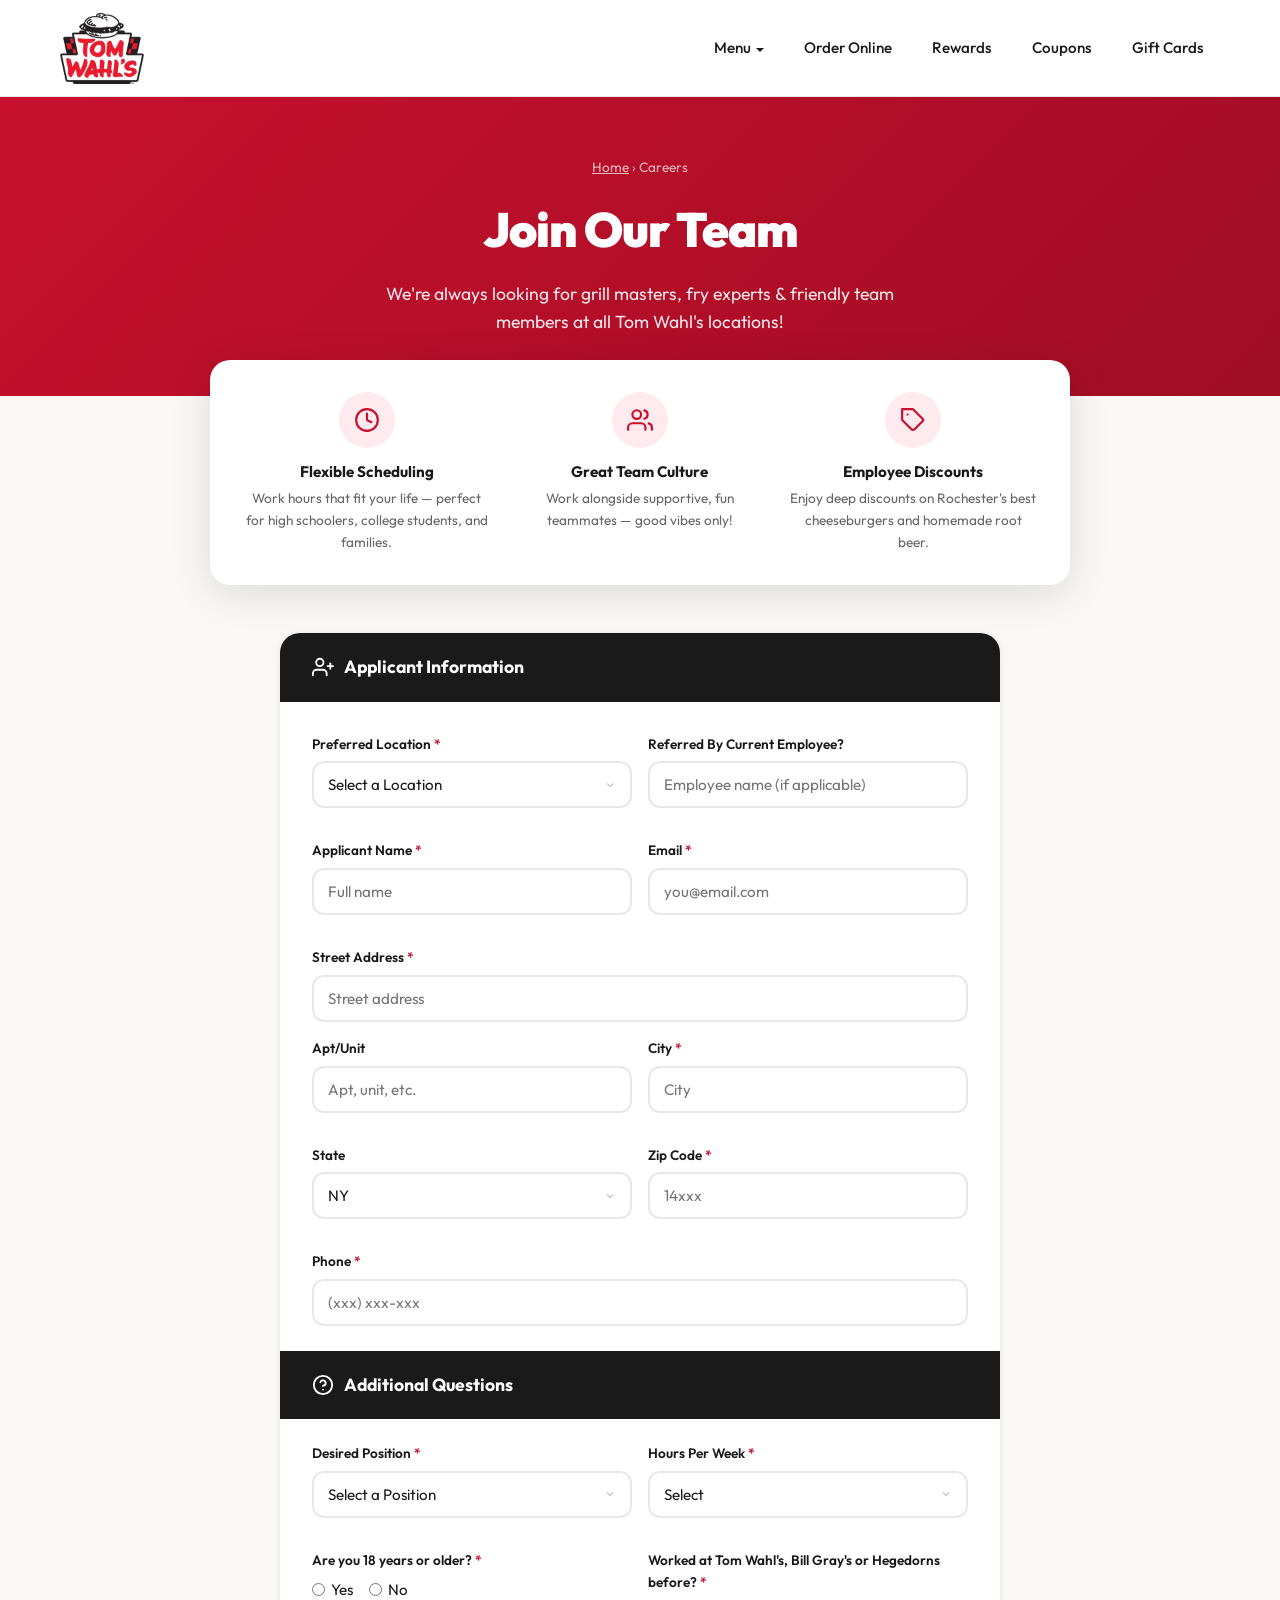
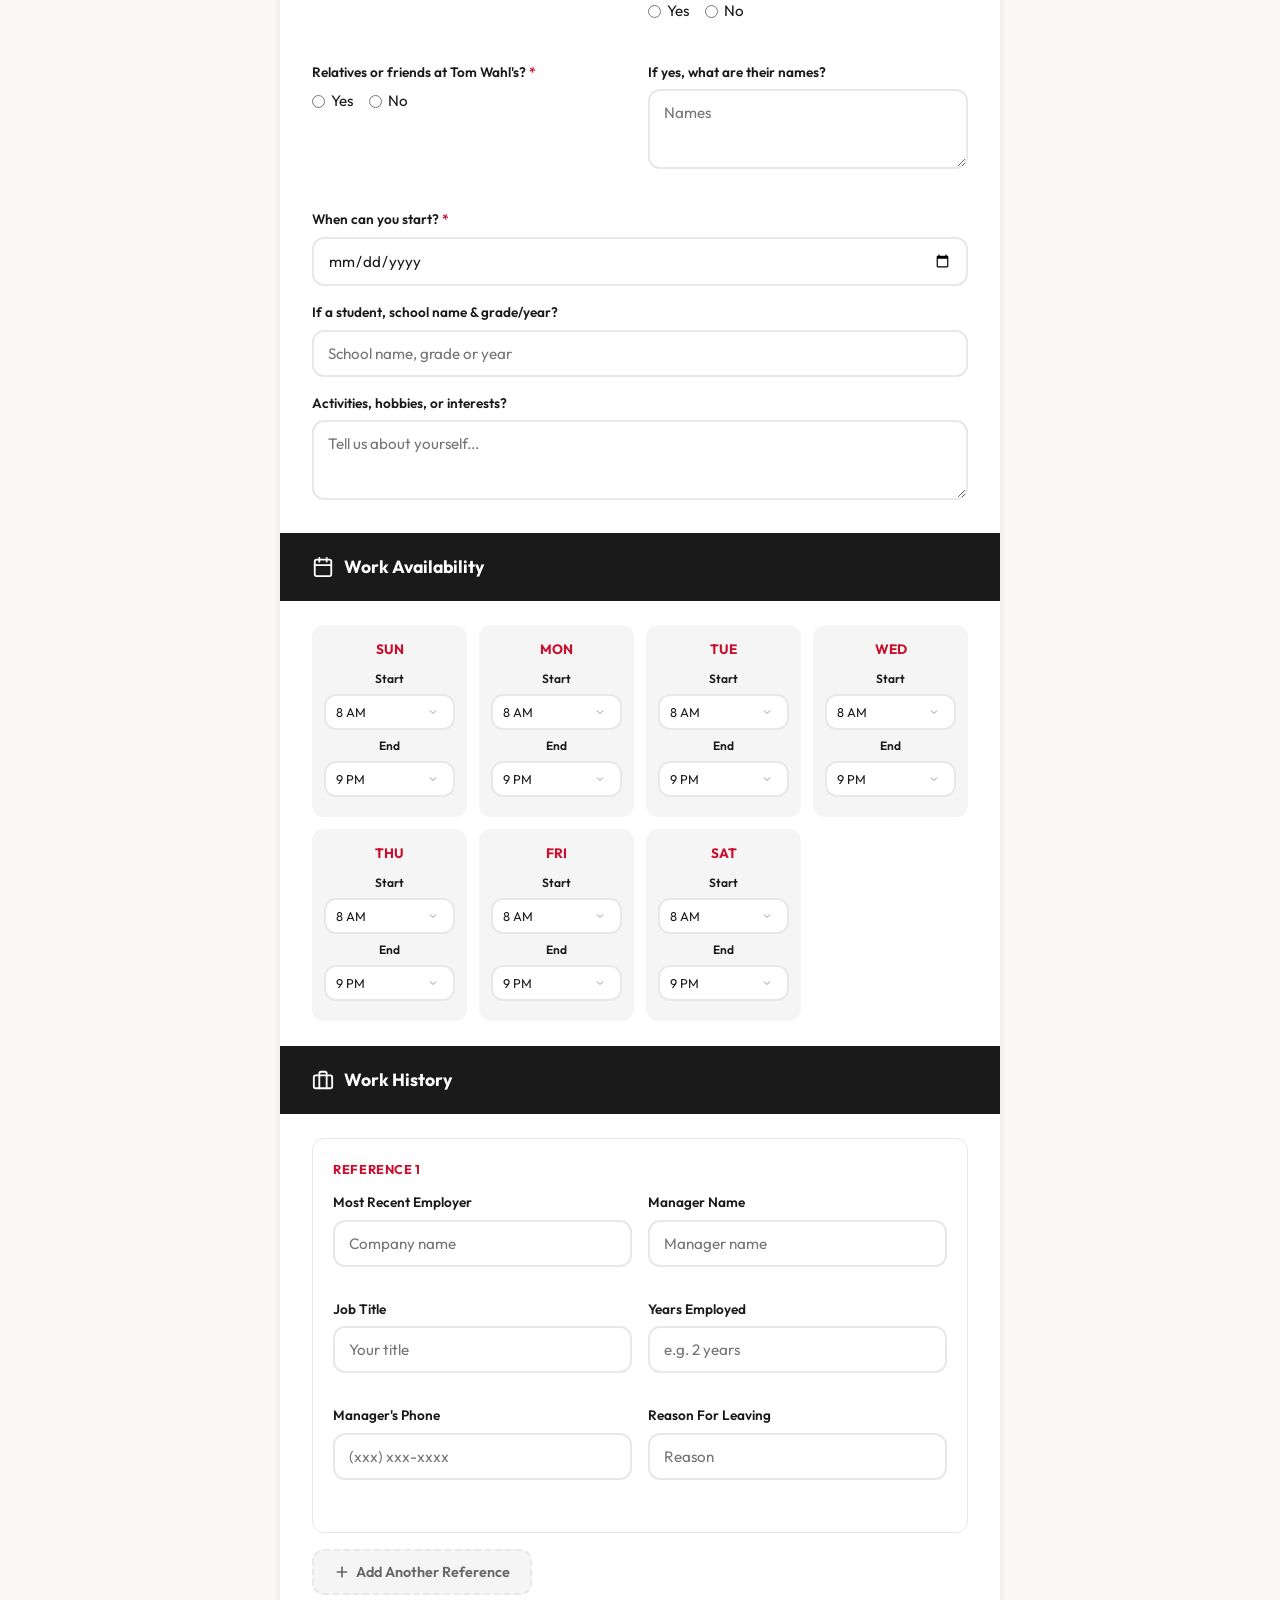
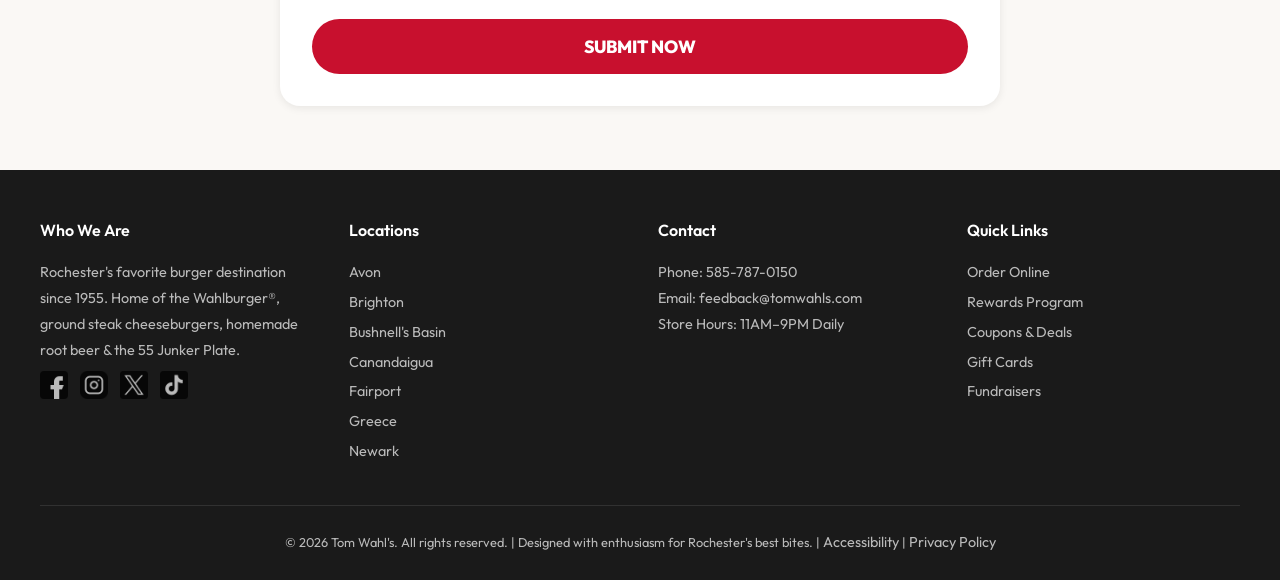
<file: careers.html>
<!DOCTYPE html>
<html lang="en">
<head>
    <meta charset="UTF-8">
    <meta name="viewport" content="width=device-width, initial-scale=1.0">

    <!-- Google tag (gtag.js) -->
    <script async src="https://www.googletagmanager.com/gtag/js?id=G-XXXXXXXXXX"></script>
    <script>
        window.dataLayer = window.dataLayer || [];
        function gtag(){dataLayer.push(arguments);}
        gtag('js', new Date());
        gtag('config', 'G-XXXXXXXXXX');
    </script>
    <title>Careers | Join Our Team | Tom Wahl's - Rochester, NY</title>
    <meta name="description" content="Join the Tom Wahl's team! We're hiring cashiers, kitchen staff, and dining room team members at all Tom Wahl's locations. Apply online today.">
    <link rel="canonical" href="https://mmcke4.github.io/careers.html">
    <link rel="icon" type="image/x-icon" href="/assets/favicon_io/favicon.ico">
    <meta name="robots" content="index, follow">

    <!-- Open Graph -->
    <meta property="og:type" content="website">
    <meta property="og:title" content="Careers at Tom Wahl's — Now Hiring | Rochester, NY">
    <meta property="og:description" content="Join the Tom Wahl's team! Hiring cashiers, kitchen staff, and dining room team members at all 7 Rochester, NY area locations. Apply online today.">
    <meta property="og:url" content="https://mmcke4.github.io/careers.html">
    <meta property="og:image" content="https://mmcke4.github.io/assets/tomwahlslogo.png">
    <meta property="og:site_name" content="Tom Wahl's">
    <meta property="og:locale" content="en_US">

    <!-- Twitter Card -->
    <meta name="twitter:card" content="summary_large_image">
    <meta name="twitter:title" content="Now Hiring at Tom Wahl's — Rochester, NY">
    <meta name="twitter:description" content="Join Rochester's favorite burger destination. Apply online for positions at any of our 7 Western New York locations.">
    <meta name="twitter:image" content="https://mmcke4.github.io/assets/tomwahlslogo.png">

    <!-- Structured Data -->
    <script type="application/ld+json">
    {
        "@context": "https://schema.org",
        "@type": "WebPage",
        "name": "Careers at Tom Wahl's",
        "description": "Join the Tom Wahl's team. Hiring cashiers, kitchen staff, and dining room team members at all 7 Rochester-area locations.",
        "url": "https://mmcke4.github.io/careers.html",
        "isPartOf": {"@type": "WebSite", "name": "Tom Wahl's", "url": "https://mmcke4.github.io/"},
        "breadcrumb": {
            "@type": "BreadcrumbList",
            "itemListElement": [
                {"@type": "ListItem", "position": 1, "name": "Home", "item": "https://mmcke4.github.io/"},
                {"@type": "ListItem", "position": 2, "name": "Careers", "item": "https://mmcke4.github.io/careers.html"}
            ]
        }
    }
    </script>
    <script type="application/ld+json">
    {
        "@context": "https://schema.org",
        "@type": "JobPosting",
        "title": "Restaurant Team Member",
        "description": "Tom Wahl's is hiring cashiers, kitchen staff, and dining room team members at all 7 Rochester-area locations. Part-time and full-time positions available.",
        "datePosted": "2026-04-01",
        "employmentType": ["FULL_TIME", "PART_TIME"],
        "hiringOrganization": {
            "@type": "Organization",
            "name": "Tom Wahl's",
            "sameAs": "https://mmcke4.github.io/",
            "logo": "https://mmcke4.github.io/assets/tomwahlslogo.png"
        },
        "jobLocation": {
            "@type": "Place",
            "address": {
                "@type": "PostalAddress",
                "addressRegion": "NY",
                "addressLocality": "Rochester",
                "addressCountry": "US"
            }
        },
        "applicantLocationRequirements": {"@type": "State", "name": "New York"},
        "directApply": true
    }
    </script>

    <link rel="preconnect" href="https://fonts.googleapis.com">
    <link href="https://fonts.googleapis.com/css2?family=Outfit:wght@400;500;600;700;800;900&display=swap" rel="stylesheet">
    <link rel="stylesheet" href="/assets/shared-styles.css">
    <style>

        /* ── PAGE HERO (override — extra bottom padding for pull-up promo banner) ── */
        .page-hero { padding: 60px 20px 60px; }

        /* Perks */
        .perks{max-width:900px;margin:-36px auto 0;padding:0 20px;position:relative;z-index:10}
        .perks-card{background:var(--white);border-radius:var(--radius-lg);box-shadow:var(--shadow-lg);padding:32px;display:grid;grid-template-columns:repeat(3,1fr);gap:24px;text-align:center}
        @media(max-width:600px){
        .perks-card{grid-template-columns:1fr;gap:16px}}
        .perk-item .perk-icon{width:56px;height:56px;background:var(--red-light);border-radius:50%;display:flex;align-items:center;justify-content:center;margin:0 auto 12px}
        .perk-icon svg{width:26px;height:26px;color:var(--red)}
        .perk-item h3{font-size:.95rem;font-weight:700;margin-bottom:4px}
        .perk-item p{font-size:.85rem;color:var(--gray-600)}

        /* Form */
        .form-section{max-width:760px;margin:0 auto;padding:48px 20px 64px}
        .form-card{background:var(--white);border-radius:var(--radius-lg);box-shadow:var(--shadow-sm);overflow:hidden}
        .form-header{background:var(--dark);color:var(--white);padding:20px 32px;font-weight:700;font-size:1.1rem;display:flex;align-items:center;gap:10px}
        .form-header svg{width:22px;height:22px;flex-shrink:0}
        .form-body{padding:32px}
        .form-row{display:grid;grid-template-columns:1fr 1fr;gap:16px;margin-bottom:16px}
        @media(max-width:500px){.form-row{grid-template-columns:1fr}}
        .form-group{margin-bottom:16px}
        .form-group.full{grid-column:1/-1}
        label{display:block;font-size:.85rem;font-weight:600;margin-bottom:6px;color:var(--dark)}
        label .req{color:var(--red)}
        input,select,textarea{width:100%;padding:12px 14px;border:2px solid var(--gray-200);border-radius:var(--radius);font-family:inherit;font-size:.95rem;color:var(--dark);transition:border-color .2s;background:var(--white)}
        input:focus,select:focus,textarea:focus{outline:none;border-color:var(--red)}
        textarea{resize:vertical;min-height:80px}
        select{appearance:none;background-image:url("data:image/svg+xml,%3Csvg xmlns='http://www.w3.org/2000/svg' width='12' height='12' viewBox='0 0 24 24' fill='none' stroke='%23999' stroke-width='2'%3E%3Cpolyline points='6 9 12 15 18 9'/%3E%3C/svg%3E");background-repeat:no-repeat;background-position:right 14px center;padding-right:36px}
        .radio-group{display:flex;gap:16px;margin-top:4px}
        .radio-group label{display:flex;align-items:center;gap:6px;font-weight:400;cursor:pointer;font-size:.95rem}
        input[type="radio"]{width:auto;margin:0}

        .section-divider{border:none;border-top:1px solid var(--gray-200);margin:28px 0}

        /* Work history entries */
        .work-entry{border:1px solid var(--gray-200);border-radius:var(--radius);padding:20px;margin-bottom:16px;position:relative}
        .work-entry-label{font-size:.8rem;font-weight:700;text-transform:uppercase;letter-spacing:.05em;color:var(--red);margin-bottom:12px}
        .btn-remove-entry{position:absolute;top:12px;right:12px;background:none;border:none;color:var(--gray-400);cursor:pointer;font-size:.8rem;font-weight:600;padding:4px 8px;border-radius:6px;transition:all .2s}
        .btn-remove-entry:hover{color:var(--red);background:var(--red-light)}
        .btn-add-entry{display:inline-flex;align-items:center;gap:6px;background:var(--gray-100);border:2px dashed var(--gray-200);border-radius:var(--radius);padding:12px 20px;font-family:inherit;font-size:.9rem;font-weight:600;color:var(--gray-600);cursor:pointer;transition:all .2s;margin-bottom:16px}
        .btn-add-entry:hover{border-color:var(--red);color:var(--red);background:var(--red-light)}
        .btn-add-entry svg{width:16px;height:16px}

        /* Availability grid */
        .avail-grid{display:grid;grid-template-columns:repeat(auto-fill,minmax(140px,1fr));gap:12px}
        .avail-day{background:var(--gray-100);border-radius:var(--radius);padding:14px 12px;text-align:center}
        .avail-day .day-label{font-weight:700;font-size:.85rem;margin-bottom:8px;color:var(--red)}
        .avail-day select{font-size:.8rem;padding:8px 10px;margin-bottom:6px}

        .btn-submit{width:100%;padding:16px;background:var(--red);color:var(--white);border:none;border-radius:50px;font-family:inherit;font-size:1.1rem;font-weight:800;cursor:pointer;transition:background .2s,opacity .2s;margin-top:8px}.btn-submit:hover:not(:disabled){background:var(--red-dark)}.btn-submit:disabled{opacity:.6;cursor:not-allowed}
        .submit-success{display:none;margin-top:24px;padding:24px 28px;background:#f0faf4;border:1px solid #7ecfa0;border-radius:var(--radius);text-align:center}
        .submit-success.show{display:block}
        .submit-success .success-icon{width:48px;height:48px;background:#28a057;border-radius:50%;display:flex;align-items:center;justify-content:center;margin:0 auto 14px}
        .submit-success .success-icon svg{width:24px;height:24px;color:#fff}
        .submit-success h3{font-size:1.1rem;font-weight:700;color:#1a4730;margin-bottom:6px}
        .submit-success p{font-size:.9rem;color:#2d6a4a}

        /* VALIDATION */
        input.invalid,select.invalid,textarea.invalid{border-color:var(--red)!important;background:var(--red-light)}
        .invalid-msg{color:var(--red);font-size:.78rem;margin-top:4px;display:none}
        .invalid-msg.show{display:block}
        .radio-group.invalid-radio{outline:2px solid var(--red);border-radius:8px;padding:4px 8px;background:var(--red-light)}

        @media(max-width:600px){
            .form-header{font-size:1rem;padding:16px 24px}
            .form-body{padding:24px 20px}
            label{font-size:.82rem}
            input,select,textarea{font-size:.9rem;padding:10px 12px}
            .radio-group label{font-size:.9rem}
            .avail-day .day-label{font-size:.8rem}
            .avail-day select{font-size:.75rem}
            .work-entry{padding:16px}
            .work-entry-label{font-size:.75rem}
            .btn-add-entry{font-size:.85rem;padding:10px 16px}
            .btn-submit{font-size:1rem;padding:14px}
        }
    </style>
</head>
<body>

<nav class="nav">
    <div class="nav-inner">
        <a href="/index.html" class="nav-logo">
            <img src="/assets/tomwahlslogo.webp" width="252" height="216" alt="Tom Wahl's Logo"></a>
            <div class="nav-links">
                <div class="nav-dropdown">
                    <a>Menu</a>
                    <div class="nav-dropdown-menu">
                        <a href="https://tomwahls.orderexperience.net/62602331214add22d5341ca5/menu" target="_blank" rel="noopener">View Full Menu</a>
                        <a href="/assets/menus/Gluten_Free_Menu.pdf" target="_blank" rel="noopener">Gluten Free Menu</a>
                        <a href="/assets/menus/Nutritional_Information.pdf" target="_blank" rel="noopener">Nutritional Info</a>
                        <a href="/assets/menus/Allergen_Sheet.pdf" target="_blank" rel="noopener">Allergy Info</a>
                    </div>
                </div>
                <a href="/order-online.html">Order Online</a>
                <a href="/rewards.html">Rewards</a>
                <a href="/coupons.html">Coupons</a>
                <a href="/gift-cards.html">Gift Cards</a>
            </div>
            <button class="hamburger" onclick="document.querySelector('.mobile-menu').classList.toggle('open')" aria-label="Toggle menu"><span></span><span></span><span></span></button>
        </div>
        <div class="mobile-menu">
            <a class="mobile-menu-toggle" onclick="this.classList.toggle('open');this.nextElementSibling.classList.toggle('open')">Menu</a>
            <div class="mobile-menu-sub">
                <a href="https://tomwahls.orderexperience.net/62602331214add22d5341ca5/menu" target="_blank" rel="noopener">View Full Menu</a>
                <a href="/assets/menus/Gluten_Free_Menu.pdf" target="_blank" rel="noopener">Gluten Free Menu</a>
                <a href="/assets/menus/Nutritional_Information.pdf" target="_blank" rel="noopener">Nutritional Info</a>
                <a href="/assets/menus/Allergen_Sheet.pdf" target="_blank" rel="noopener">Allergy Info</a>
            </div>
            <a href="/order-online.html">Order Online</a>
            <a href="/rewards.html">Rewards</a>
            <a href="/coupons.html">Coupons</a>
            <a href="/fundraiser.html">Host a Fundraiser</a>
            <a href="/gift-cards.html">Gift Cards</a>
            <a href="https://tomwahls.myguestaccount.com/guest/nologin/account-balance">Check Gift Card Balance</a>
        </div>
    </nav>

<header class="page-hero">
    <nav class="breadcrumb" aria-label="Breadcrumb"><a href="https://mmcke4.github.io/">Home</a> &rsaquo; Careers</nav>
    <h1>Join Our Team</h1>
    <p>We're always looking for grill masters, fry experts &amp; friendly team members at all Tom Wahl's locations!</p>
</header>

<section class="perks">
    <div class="perks-card">
        <div class="perk-item">
            <div class="perk-icon"><svg aria-hidden="true" focusable="false" viewBox="0 0 24 24" fill="none" stroke="currentColor" stroke-width="2"><circle cx="12" cy="12" r="10"/><path d="M12 6v6l4 2"/></svg></div>
            <h3>Flexible Scheduling</h3>
            <p>Work hours that fit your life — perfect for high schoolers, college students, and families.</p>
        </div>
        <div class="perk-item">
            <div class="perk-icon"><svg aria-hidden="true" focusable="false" viewBox="0 0 24 24" fill="none" stroke="currentColor" stroke-width="2"><path d="M17 21v-2a4 4 0 00-4-4H5a4 4 0 00-4 4v2"/><circle cx="9" cy="7" r="4"/><path d="M23 21v-2a4 4 0 00-3-3.87M16 3.13a4 4 0 010 7.75"/></svg></div>
            <h3>Great Team Culture</h3>
            <p>Work alongside supportive, fun teammates — good vibes only!</p>
        </div>
        <div class="perk-item">
            <div class="perk-icon"><svg aria-hidden="true" focusable="false" viewBox="0 0 24 24" fill="none" stroke="currentColor" stroke-width="2"><path d="M20.59 13.41l-7.17 7.17a2 2 0 01-2.83 0L2 12V2h10l8.59 8.59a2 2 0 010 2.82z"/><line x1="7" y1="7" x2="7.01" y2="7"/></svg></div>
            <h3>Employee Discounts</h3>
            <p>Enjoy deep discounts on Rochester's best cheeseburgers and homemade root beer.</p>
        </div>
    </div>
</section>

<section class="form-section">
    <!-- The form posts to the existing Tom Wahl's careers backend -->
    <div class="form-card">
        <div class="form-header"><svg aria-hidden="true" focusable="false" viewBox="0 0 24 24" fill="none" stroke="currentColor" stroke-width="2"><path d="M16 21v-2a4 4 0 00-4-4H5a4 4 0 00-4 4v2"/><circle cx="8.5" cy="7" r="4"/><line x1="20" y1="8" x2="20" y2="14"/><line x1="23" y1="11" x2="17" y2="11"/></svg> Applicant Information</div>
        <form id="careerForm" novalidate>
        <div class="form-body">
            <div class="form-row">
                <div class="form-group"><label for="prefLocation">Preferred Location <span class="req">*</span></label><select id="prefLocation" required><option value="">Select a Location</option><option>Avon</option><option>Brighton</option><option>Bushnell's Basin</option><option>Canandaigua</option><option>Fairport</option><option>Greece</option><option>Newark</option></select><p class="invalid-msg" id="prefLocationMsg">Please select a location.</p></div>
                <div class="form-group"><label for="referredBy">Referred By Current Employee?</label><input type="text" id="referredBy" placeholder="Employee name (if applicable)"></div>
            </div>
            <div class="form-row">
                <div class="form-group"><label for="applicantName">Applicant Name <span class="req">*</span></label><input type="text" id="applicantName" required placeholder="Full name"><p class="invalid-msg" id="applicantNameMsg">Please enter your full name.</p></div>
                <div class="form-group"><label for="applicantEmail">Email <span class="req">*</span></label><input type="email" id="applicantEmail" required placeholder="you@email.com"><p class="invalid-msg" id="applicantEmailMsg">Please enter a valid email address.</p></div>
            </div>
            <div class="form-group"><label for="streetAddress">Street Address <span class="req">*</span></label><input type="text" id="streetAddress" required placeholder="Street address"><p class="invalid-msg" id="streetAddressMsg">Please enter your street address.</p></div>
            <div class="form-row">
                <div class="form-group"><label for="aptUnit">Apt/Unit</label><input type="text" id="aptUnit" placeholder="Apt, unit, etc."></div>
                <div class="form-group"><label for="city">City <span class="req">*</span></label><input type="text" id="city" required placeholder="City"><p class="invalid-msg" id="cityMsg">Please enter your city.</p></div>
            </div>
            <div class="form-row">
                <div class="form-group"><label for="state">State</label><select id="state"><option value="NY" selected>NY</option></select></div>
                <div class="form-group"><label for="zipCode">Zip Code <span class="req">*</span></label><input type="text" id="zipCode" required placeholder="14xxx" maxlength="10"><p class="invalid-msg" id="zipCodeMsg">Please enter your zip code.</p></div>
            </div>
            <div class="form-group"><label for="applicantPhone">Phone <span class="req">*</span></label><input type="tel" id="applicantPhone" required placeholder="(xxx) xxx-xxx" maxlength="14" oninput="formatCareerPhone(this)"><p class="invalid-msg" id="applicantPhoneMsg">Please enter a valid phone number: (xxx) xxx-xxxx</p></div>

            <hr class="section-divider">

            <div class="form-header" style="background:var(--dark);margin:-32px -32px 24px;padding:20px 32px;border-radius:0;"><svg aria-hidden="true" focusable="false" viewBox="0 0 24 24" fill="none" stroke="currentColor" stroke-width="2"><circle cx="12" cy="12" r="10"/><path d="M9.09 9a3 3 0 015.83 1c0 2-3 3-3 3"/><line x1="12" y1="17" x2="12.01" y2="17"/></svg> Additional Questions</div>

            <div class="form-row">
                <div class="form-group"><label for="desiredPosition">Desired Position <span class="req">*</span></label><select id="desiredPosition" required><option value="">Select a Position</option><option>Cashier</option><option>Dining Room</option><option>Kitchen</option></select><p class="invalid-msg" id="desiredPositionMsg">Please select a position.</p></div>
                <div class="form-group"><label for="hoursPerWeek">Hours Per Week <span class="req">*</span></label><select id="hoursPerWeek" required><option value="">Select</option><option>5–10</option><option>10–20</option><option>20–30</option><option>30–40</option><option>40+</option></select><p class="invalid-msg" id="hoursPerWeekMsg">Please select desired hours.</p></div>
            </div>
            <div class="form-row">
                <div class="form-group"><label>Are you 18 years or older? <span class="req">*</span></label><div class="radio-group" id="age18Group"><label><input type="radio" name="age18" value="yes"> Yes</label><label><input type="radio" name="age18" value="no"> No</label></div><p class="invalid-msg" id="age18Msg">Please select an option.</p></div>
                <div class="form-group"><label>Worked at Tom Wahl's, Bill Gray's or Hegedorns before? <span class="req">*</span></label><div class="radio-group" id="prevworkGroup"><label><input type="radio" name="prevwork" value="yes"> Yes</label><label><input type="radio" name="prevwork" value="no"> No</label></div><p class="invalid-msg" id="prevworkMsg">Please select an option.</p></div>
            </div>
            <div class="form-group" id="prevworkWhenGroup" style="display:none"><label for="prevworkWhen">If yes, when? <span class="req">*</span></label><input type="text" id="prevworkWhen" placeholder="Approximate dates"><p class="invalid-msg" id="prevworkWhenMsg">Please enter when you worked there.</p></div>
            <div class="form-row" style="align-items:flex-start">
                <div class="form-group"><label>Relatives or friends at Tom Wahl's? <span class="req">*</span></label><div class="radio-group" id="relativesGroup"><label><input type="radio" name="relatives" value="yes"> Yes</label><label><input type="radio" name="relatives" value="no"> No</label></div><p class="invalid-msg" id="relativesMsg">Please select an option.</p></div>
                <div class="form-group" id="relativesNamesGroup"><label for="relativesNames">If yes, what are their names?</label><textarea id="relativesNames" placeholder="Names" style="min-height:80px;resize:vertical"></textarea></div>
            </div>
            <div class="form-group"><label for="startDate">When can you start? <span class="req">*</span></label><input type="date" id="startDate" required><p class="invalid-msg" id="startDateMsg">Please select a start date.</p></div>
            <div class="form-group"><label for="studentInfo">If a student, school name &amp; grade/year?</label><input type="text" id="studentInfo" placeholder="School name, grade or year"></div>
            <div class="form-group"><label for="hobbies">Activities, hobbies, or interests?</label><textarea id="hobbies" placeholder="Tell us about yourself..."></textarea></div>

            <hr class="section-divider">

            <div class="form-header" style="background:var(--dark);margin:-32px -32px 24px;padding:20px 32px;border-radius:0;"><svg aria-hidden="true" focusable="false" viewBox="0 0 24 24" fill="none" stroke="currentColor" stroke-width="2"><rect x="3" y="4" width="18" height="18" rx="2"/><line x1="16" y1="2" x2="16" y2="6"/><line x1="8" y1="2" x2="8" y2="6"/><line x1="3" y1="10" x2="21" y2="10"/></svg> Work Availability</div>

            <div class="avail-grid">
                <div class="avail-day"><div class="day-label">SUN</div><label style="font-size:.75rem">Start</label><select><option>7 AM</option><option selected>8 AM</option><option>9 AM</option><option>10 AM</option><option>11 AM</option><option>12 PM</option><option>1 PM</option><option>2 PM</option><option>3 PM</option><option>4 PM</option><option>5 PM</option><option>6 PM</option></select><label style="font-size:.75rem">End</label><select><option>12 PM</option><option>1 PM</option><option>2 PM</option><option>3 PM</option><option>4 PM</option><option>5 PM</option><option>6 PM</option><option>7 PM</option><option>8 PM</option><option selected>9 PM</option><option>10 PM</option><option>11 PM</option></select></div>
                <div class="avail-day"><div class="day-label">MON</div><label style="font-size:.75rem">Start</label><select><option>7 AM</option><option selected>8 AM</option><option>9 AM</option><option>10 AM</option><option>11 AM</option><option>12 PM</option><option>1 PM</option><option>2 PM</option><option>3 PM</option><option>4 PM</option><option>5 PM</option><option>6 PM</option></select><label style="font-size:.75rem">End</label><select><option>12 PM</option><option>1 PM</option><option>2 PM</option><option>3 PM</option><option>4 PM</option><option>5 PM</option><option>6 PM</option><option>7 PM</option><option>8 PM</option><option selected>9 PM</option><option>10 PM</option><option>11 PM</option></select></div>
                <div class="avail-day"><div class="day-label">TUE</div><label style="font-size:.75rem">Start</label><select><option>7 AM</option><option selected>8 AM</option><option>9 AM</option><option>10 AM</option><option>11 AM</option><option>12 PM</option><option>1 PM</option><option>2 PM</option><option>3 PM</option><option>4 PM</option><option>5 PM</option><option>6 PM</option></select><label style="font-size:.75rem">End</label><select><option>12 PM</option><option>1 PM</option><option>2 PM</option><option>3 PM</option><option>4 PM</option><option>5 PM</option><option>6 PM</option><option>7 PM</option><option>8 PM</option><option selected>9 PM</option><option>10 PM</option><option>11 PM</option></select></div>
                <div class="avail-day"><div class="day-label">WED</div><label style="font-size:.75rem">Start</label><select><option>7 AM</option><option selected>8 AM</option><option>9 AM</option><option>10 AM</option><option>11 AM</option><option>12 PM</option><option>1 PM</option><option>2 PM</option><option>3 PM</option><option>4 PM</option><option>5 PM</option><option>6 PM</option></select><label style="font-size:.75rem">End</label><select><option>12 PM</option><option>1 PM</option><option>2 PM</option><option>3 PM</option><option>4 PM</option><option>5 PM</option><option>6 PM</option><option>7 PM</option><option>8 PM</option><option selected>9 PM</option><option>10 PM</option><option>11 PM</option></select></div>
                <div class="avail-day"><div class="day-label">THU</div><label style="font-size:.75rem">Start</label><select><option>7 AM</option><option selected>8 AM</option><option>9 AM</option><option>10 AM</option><option>11 AM</option><option>12 PM</option><option>1 PM</option><option>2 PM</option><option>3 PM</option><option>4 PM</option><option>5 PM</option><option>6 PM</option></select><label style="font-size:.75rem">End</label><select><option>12 PM</option><option>1 PM</option><option>2 PM</option><option>3 PM</option><option>4 PM</option><option>5 PM</option><option>6 PM</option><option>7 PM</option><option>8 PM</option><option selected>9 PM</option><option>10 PM</option><option>11 PM</option></select></div>
                <div class="avail-day"><div class="day-label">FRI</div><label style="font-size:.75rem">Start</label><select><option>7 AM</option><option selected>8 AM</option><option>9 AM</option><option>10 AM</option><option>11 AM</option><option>12 PM</option><option>1 PM</option><option>2 PM</option><option>3 PM</option><option>4 PM</option><option>5 PM</option><option>6 PM</option></select><label style="font-size:.75rem">End</label><select><option>12 PM</option><option>1 PM</option><option>2 PM</option><option>3 PM</option><option>4 PM</option><option>5 PM</option><option>6 PM</option><option>7 PM</option><option>8 PM</option><option selected>9 PM</option><option>10 PM</option><option>11 PM</option></select></div>
                <div class="avail-day"><div class="day-label">SAT</div><label style="font-size:.75rem">Start</label><select><option>7 AM</option><option selected>8 AM</option><option>9 AM</option><option>10 AM</option><option>11 AM</option><option>12 PM</option><option>1 PM</option><option>2 PM</option><option>3 PM</option><option>4 PM</option><option>5 PM</option><option>6 PM</option></select><label style="font-size:.75rem">End</label><select><option>12 PM</option><option>1 PM</option><option>2 PM</option><option>3 PM</option><option>4 PM</option><option>5 PM</option><option>6 PM</option><option>7 PM</option><option>8 PM</option><option selected>9 PM</option><option>10 PM</option><option>11 PM</option></select></div>
            </div>

            <hr class="section-divider">

            <div class="form-header" style="background:var(--dark);margin:-32px -32px 24px;padding:20px 32px;border-radius:0;"><svg aria-hidden="true" focusable="false" viewBox="0 0 24 24" fill="none" stroke="currentColor" stroke-width="2"><rect x="2" y="7" width="20" height="14" rx="2"/><path d="M16 21V5a2 2 0 00-2-2h-4a2 2 0 00-2 2v16"/></svg> Work History</div>

            <div id="workHistoryEntries">
                <div class="work-entry" data-entry="1">
                    <div class="work-entry-label">Reference 1</div>
                    <div class="form-row">
                        <div class="form-group"><label>Most Recent Employer</label><input type="text" name="employer_1" placeholder="Company name"></div>
                        <div class="form-group"><label>Manager Name</label><input type="text" name="manager_1" placeholder="Manager name"></div>
                    </div>
                    <div class="form-row">
                        <div class="form-group"><label>Job Title</label><input type="text" name="jobTitle_1" placeholder="Your title"></div>
                        <div class="form-group"><label>Years Employed</label><input type="text" name="years_1" placeholder="e.g. 2 years"></div>
                    </div>
                    <div class="form-row">
                        <div class="form-group"><label>Manager's Phone</label><input type="tel" name="managerPhone_1" placeholder="(xxx) xxx-xxxx"></div>
                        <div class="form-group"><label>Reason For Leaving</label><input type="text" name="reason_1" placeholder="Reason"></div>
                    </div>
                </div>
            </div>
            <button type="button" class="btn-add-entry" id="addWorkEntry" onclick="addWorkHistoryEntry()">
                <svg aria-hidden="true" focusable="false" viewBox="0 0 24 24" fill="none" stroke="currentColor" stroke-width="2.5"><line x1="12" y1="5" x2="12" y2="19"/><line x1="5" y1="12" x2="19" y2="12"/></svg>
                Add Another Reference
            </button>

            <button type="submit" class="btn-submit" id="submitBtn">SUBMIT NOW</button>
            <div class="submit-success" id="submitSuccess">
                <div class="success-icon"><svg aria-hidden="true" focusable="false" viewBox="0 0 24 24" fill="none" stroke="currentColor" stroke-width="3"><polyline points="20 6 9 17 4 12"/></svg></div>
                <h3>Application Sent!</h3>
                <p>Thanks for applying to Tom Wahl's. We'll review your application and be in touch soon.</p>
            </div>
        </div>
        </form>
    </div>
</section>

<footer class="footer">
    <div class="footer-inner"><div>
        <h4>Who We Are</h4>
        <p>Rochester's favorite burger destination since 1955. Home of the Wahlburger&reg;, ground steak cheeseburgers, homemade root beer &amp; the 55 Junker Plate.</p>
        <div class="social-icons">
            <a href="https://facebook.com/tomwahls">
                <img src="/assets/facebook.webp" alt="Facebook" width="512" height="512" loading="lazy" decoding="async"></a>
                <a href="https://instagram.com/tomwahls">
                    <img src="/assets/instagram.webp" alt="Instagram" width="512" height="512" loading="lazy" decoding="async"></a>
                    <a href="https://twitter.com/tomwahls">
                        <img src="/assets/twitter.webp" alt="Twitter" width="512" height="512" loading="lazy" decoding="async"></a>
                        <a href="https://tiktok.com/@tomwahls">
                            <img src="/assets/tiktok.webp" alt="TikTok" width="512" height="512" loading="lazy" decoding="async"></a>
                        </div>
                    </div>
                    <div>
                        <h4>Locations</h4>
                            <ul class="footer-links">
                               <li><a href="/locations.html#avon">Avon</a></li>
                               <li><a href="/locations.html#brighton">Brighton</a></li>
                               <li><a href="/locations.html#basin">Bushnell's Basin</a></li>
                               <li><a href="/locations.html#canandaigua">Canandaigua</a></li>
                               <li><a href="/locations.html#fairport">Fairport</a></li>
                               <li><a href="/locations.html#greece">Greece</a></li>
                               <li><a href="/locations.html#newark">Newark</a></li>
                            </ul>
                    </div>
                    <div>
                        <h4>Contact</h4><p>Phone: <a href="tel:585-787-0150">585-787-0150</a></p>
                        <p>Email: <a href="mailto:feedback@tomwahls.com">feedback@tomwahls.com</a></p>
                        <p>Store Hours: 11AM–9PM Daily</p>
                    </div>
                    <div>
                        <h4>Quick Links</h4>
                        <ul class="footer-links">
                            <li><a href="/order-online.html">Order Online</a></li>
                            <li><a href="/rewards.html">Rewards Program</a></li>
                            <li><a href="/coupons.html">Coupons &amp; Deals</a></li>
                            <li><a href="/gift-cards.html">Gift Cards</a></li>
                            <li><a href="/fundraiser.html">Fundraisers</a></li>
                        </ul>
                    </div>
                </div>
                <div class="footer-bottom">
                    &copy; 2026 Tom Wahl's. All rights reserved. | Designed with enthusiasm for Rochester's best bites. | <a href="/accessibility.html">Accessibility</a> | <a href="/privacy.html">Privacy Policy</a>
                </div>            
            </footer>

    <!-- Sienna Accessibility Widget -->
    <script src="https://website-widgets.pages.dev/dist/sienna.min.js" defer></script>
    <!-- Hours JS -->
    <script src="/assets/scripts/locations-data.js"></script>
    <script>twRenderFooterHours('footerHours');</script>

    <script>
    // ── Work History: Add / Remove entries (max 3) ──
    var workEntryCount = 1;
    function addWorkHistoryEntry() {
        if (workEntryCount >= 3) return;
        workEntryCount++;
        var n = workEntryCount;
        var container = document.getElementById('workHistoryEntries');
        var entry = document.createElement('div');
        entry.className = 'work-entry';
        entry.setAttribute('data-entry', n);
        entry.innerHTML =
            '<button type="button" class="btn-remove-entry" onclick="removeWorkHistoryEntry(this)" aria-label="Remove reference">&times; Remove</button>' +
            '<div class="work-entry-label">Reference ' + n + '</div>' +
            '<div class="form-row">' +
                '<div class="form-group"><label>Employer</label><input type="text" name="employer_' + n + '" placeholder="Company name"></div>' +
                '<div class="form-group"><label>Manager Name</label><input type="text" name="manager_' + n + '" placeholder="Manager name"></div>' +
            '</div>' +
            '<div class="form-row">' +
                '<div class="form-group"><label>Job Title</label><input type="text" name="jobTitle_' + n + '" placeholder="Your title"></div>' +
                '<div class="form-group"><label>Years Employed</label><input type="text" name="years_' + n + '" placeholder="e.g. 2 years"></div>' +
            '</div>' +
            '<div class="form-row">' +
                '<div class="form-group"><label>Manager\'s Phone</label><input type="tel" name="managerPhone_' + n + '" placeholder="(xxx) xxx-xxxx"></div>' +
                '<div class="form-group"><label>Reason For Leaving</label><input type="text" name="reason_' + n + '" placeholder="Reason"></div>' +
            '</div>';
        container.appendChild(entry);
        if (workEntryCount >= 3) document.getElementById('addWorkEntry').style.display = 'none';
    }
    function removeWorkHistoryEntry(btn) {
        btn.closest('.work-entry').remove();
        workEntryCount--;
        document.getElementById('addWorkEntry').style.display = '';
        // Re-label remaining entries
        var entries = document.querySelectorAll('#workHistoryEntries .work-entry');
        for (var i = 0; i < entries.length; i++) {
            entries[i].querySelector('.work-entry-label').textContent = 'Reference ' + (i + 1);
        }
    }

    // ── Phone formatter ──
    function formatCareerPhone(el) {
        var digits = el.value.replace(/\D/g,'').slice(0,10);
        var formatted = '';
        if (digits.length === 0) { formatted = ''; }
        else if (digits.length <= 3) { formatted = '(' + digits; }
        else if (digits.length <= 6) { formatted = '(' + digits.slice(0,3) + ') ' + digits.slice(3); }
        else { formatted = '(' + digits.slice(0,3) + ') ' + digits.slice(3,6) + '-' + digits.slice(6); }
        el.value = formatted;
        if (/^\(\d{3}\) \d{3}-\d{4}$/.test(formatted)) {
            el.classList.remove('invalid');
            var msg = document.getElementById('applicantPhoneMsg');
            if (msg) msg.classList.remove('show');
        }
    }

    // ── Show/hide conditional fields ──
    document.querySelectorAll('input[name="prevwork"]').forEach(function(r) {
        r.addEventListener('change', function() {
            var grp = document.getElementById('prevworkWhenGroup');
            if (grp) grp.style.display = this.value === 'yes' ? '' : 'none';
            if (this.value === 'no') {
                var f = document.getElementById('prevworkWhen');
                var m = document.getElementById('prevworkWhenMsg');
                if (f) f.classList.remove('invalid');
                if (m) m.classList.remove('show');
            }
        });
    });

    // ── Validation ──
    function markInvalid(el) { el.classList.add('invalid'); }
    function markValid(el) { el.classList.remove('invalid'); }

    function showMsg(id) { var m = document.getElementById(id); if (m) m.classList.add('show'); }
    function hideMsg(id) { var m = document.getElementById(id); if (m) m.classList.remove('show'); }

    function clearOnInput(el, msgId) {
        var evt = (el.tagName === 'SELECT') ? 'change' : 'input';
        el.addEventListener(evt, function() { markValid(el); hideMsg(msgId); }, { once: false });
    }

    function validateCareerForm() {
        var valid = true;

        // Simple required text/select/email fields
        var required = [
            { id: 'prefLocation',    msg: 'prefLocationMsg' },
            { id: 'applicantName',   msg: 'applicantNameMsg' },
            { id: 'streetAddress',   msg: 'streetAddressMsg' },
            { id: 'city',            msg: 'cityMsg' },
            { id: 'zipCode',         msg: 'zipCodeMsg' },
            { id: 'desiredPosition', msg: 'desiredPositionMsg' },
            { id: 'hoursPerWeek',    msg: 'hoursPerWeekMsg' },
            { id: 'startDate',       msg: 'startDateMsg' }
        ];
        required.forEach(function(f) {
            var el = document.getElementById(f.id);
            if (!el) return;
            if (!el.value.trim()) { markInvalid(el); showMsg(f.msg); clearOnInput(el, f.msg); valid = false; }
            else { markValid(el); hideMsg(f.msg); }
        });

        // Email
        var emailEl = document.getElementById('applicantEmail');
        if (emailEl) {
            var emailRe = /^[^\s@]+@[^\s@]+\.[^\s@]+$/;
            if (!emailEl.value.trim() || !emailRe.test(emailEl.value.trim())) {
                markInvalid(emailEl); showMsg('applicantEmailMsg'); clearOnInput(emailEl, 'applicantEmailMsg'); valid = false;
            } else { markValid(emailEl); hideMsg('applicantEmailMsg'); }
        }

        // Phone
        var phoneEl = document.getElementById('applicantPhone');
        if (phoneEl) {
            if (!/^\(\d{3}\) \d{3}-\d{4}$/.test(phoneEl.value)) {
                markInvalid(phoneEl); showMsg('applicantPhoneMsg'); clearOnInput(phoneEl, 'applicantPhoneMsg'); valid = false;
            } else { markValid(phoneEl); hideMsg('applicantPhoneMsg'); }
        }

        // Radio groups
        var radioGroups = [
            { name: 'age18',    groupId: 'age18Group',    msgId: 'age18Msg' },
            { name: 'prevwork', groupId: 'prevworkGroup', msgId: 'prevworkMsg' },
            { name: 'relatives',groupId: 'relativesGroup',msgId: 'relativesMsg' }
        ];
        radioGroups.forEach(function(rg) {
            var checked = document.querySelector('input[name="' + rg.name + '"]:checked');
            var grpEl = document.getElementById(rg.groupId);
            if (!checked) {
                if (grpEl) grpEl.classList.add('invalid-radio');
                showMsg(rg.msgId);
                document.querySelectorAll('input[name="' + rg.name + '"]').forEach(function(r) {
                    r.addEventListener('change', function() {
                        if (grpEl) grpEl.classList.remove('invalid-radio');
                        hideMsg(rg.msgId);
                    }, { once: true });
                });
                valid = false;
            } else {
                if (grpEl) grpEl.classList.remove('invalid-radio');
                hideMsg(rg.msgId);
            }
        });

        // Conditional: prevwork when
        var prevworkVal = document.querySelector('input[name="prevwork"]:checked');
        if (prevworkVal && prevworkVal.value === 'yes') {
            var pwWhen = document.getElementById('prevworkWhen');
            if (pwWhen && !pwWhen.value.trim()) {
                markInvalid(pwWhen); showMsg('prevworkWhenMsg'); clearOnInput(pwWhen, 'prevworkWhenMsg'); valid = false;
            } else if (pwWhen) { markValid(pwWhen); hideMsg('prevworkWhenMsg'); }
        }

        return valid;
    }

    document.getElementById('careerForm').addEventListener('submit', function(e) {
        e.preventDefault();
        if (validateCareerForm()) {
            var btn = document.getElementById('submitBtn');
            btn.textContent = 'PROCESSING...';
            btn.disabled = true;
            // Simulate processing then show confirmation
            setTimeout(function() {
                document.getElementById('submitSuccess').classList.add('show');
                btn.style.display = 'none';
                document.getElementById('submitSuccess').scrollIntoView({ behavior: 'smooth', block: 'nearest' });
            }, 1200);
        }
    });
    </script>

</body>
</html>
</file>
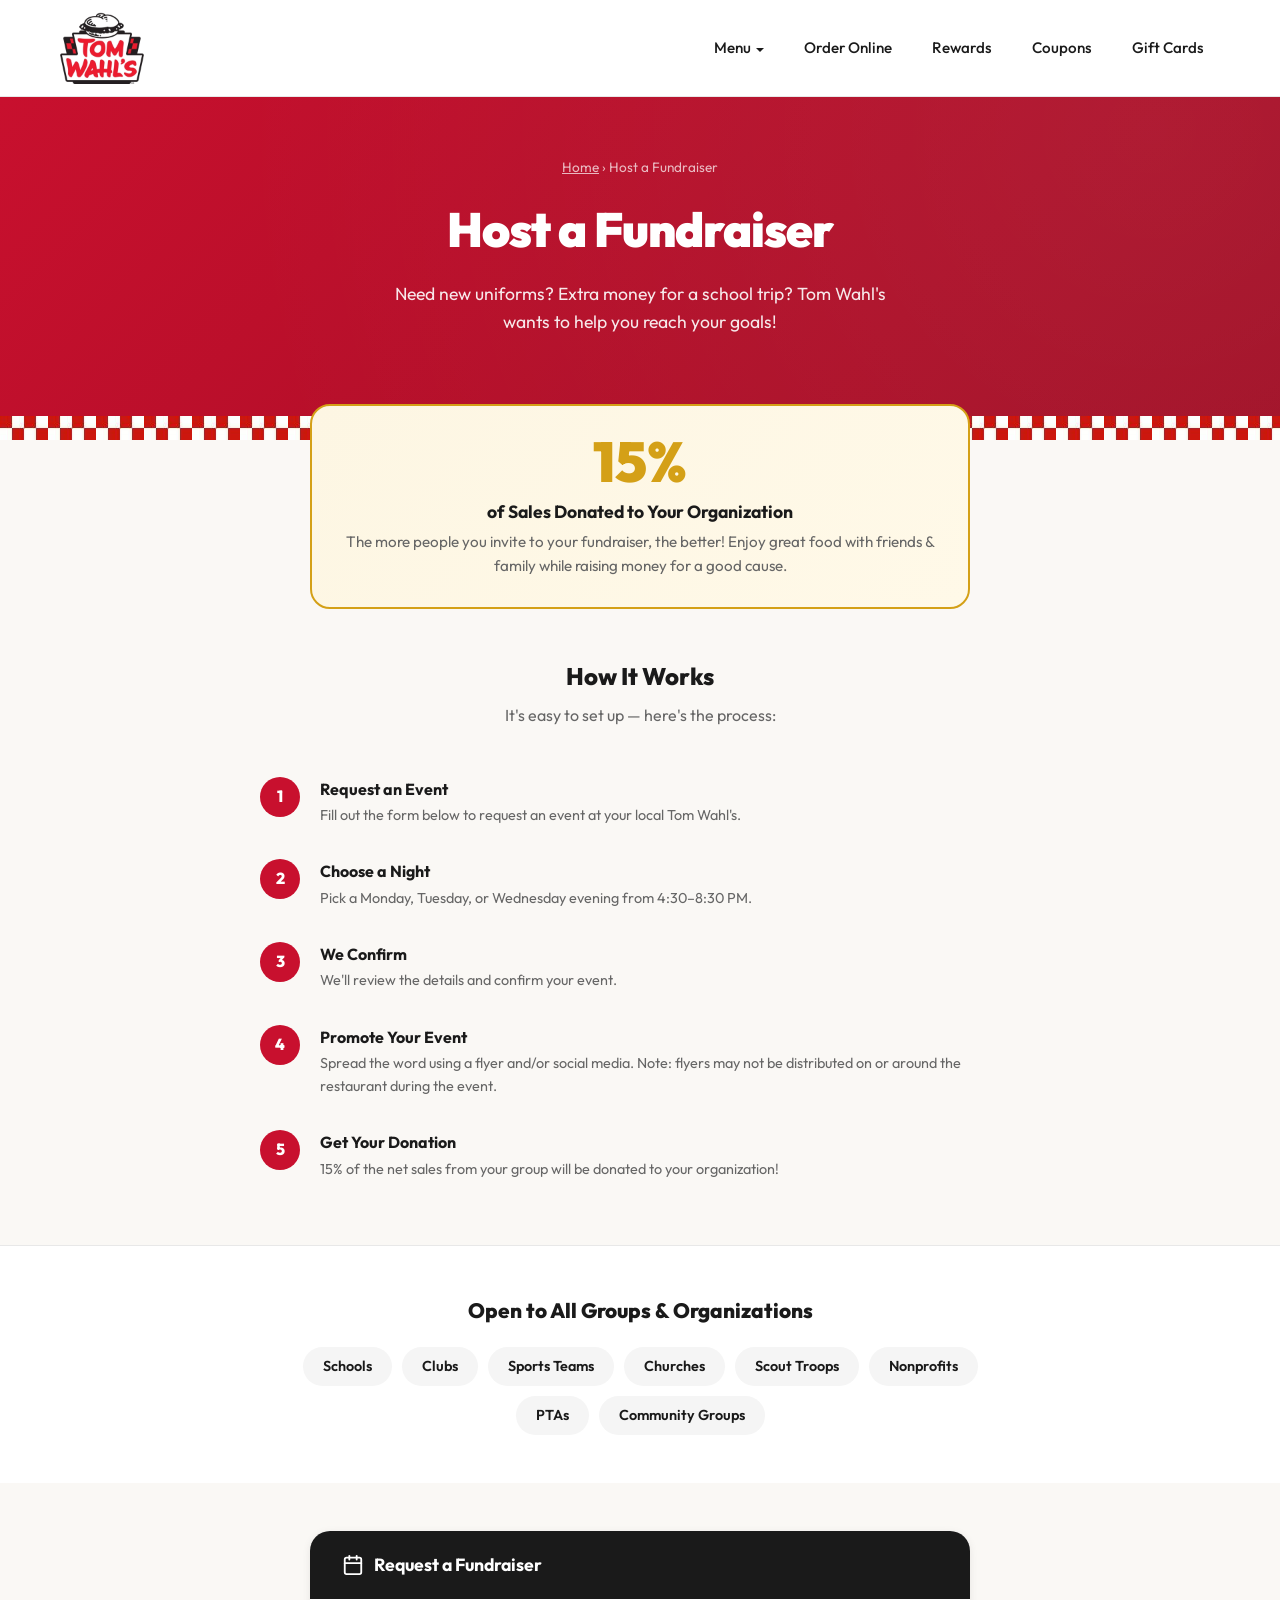
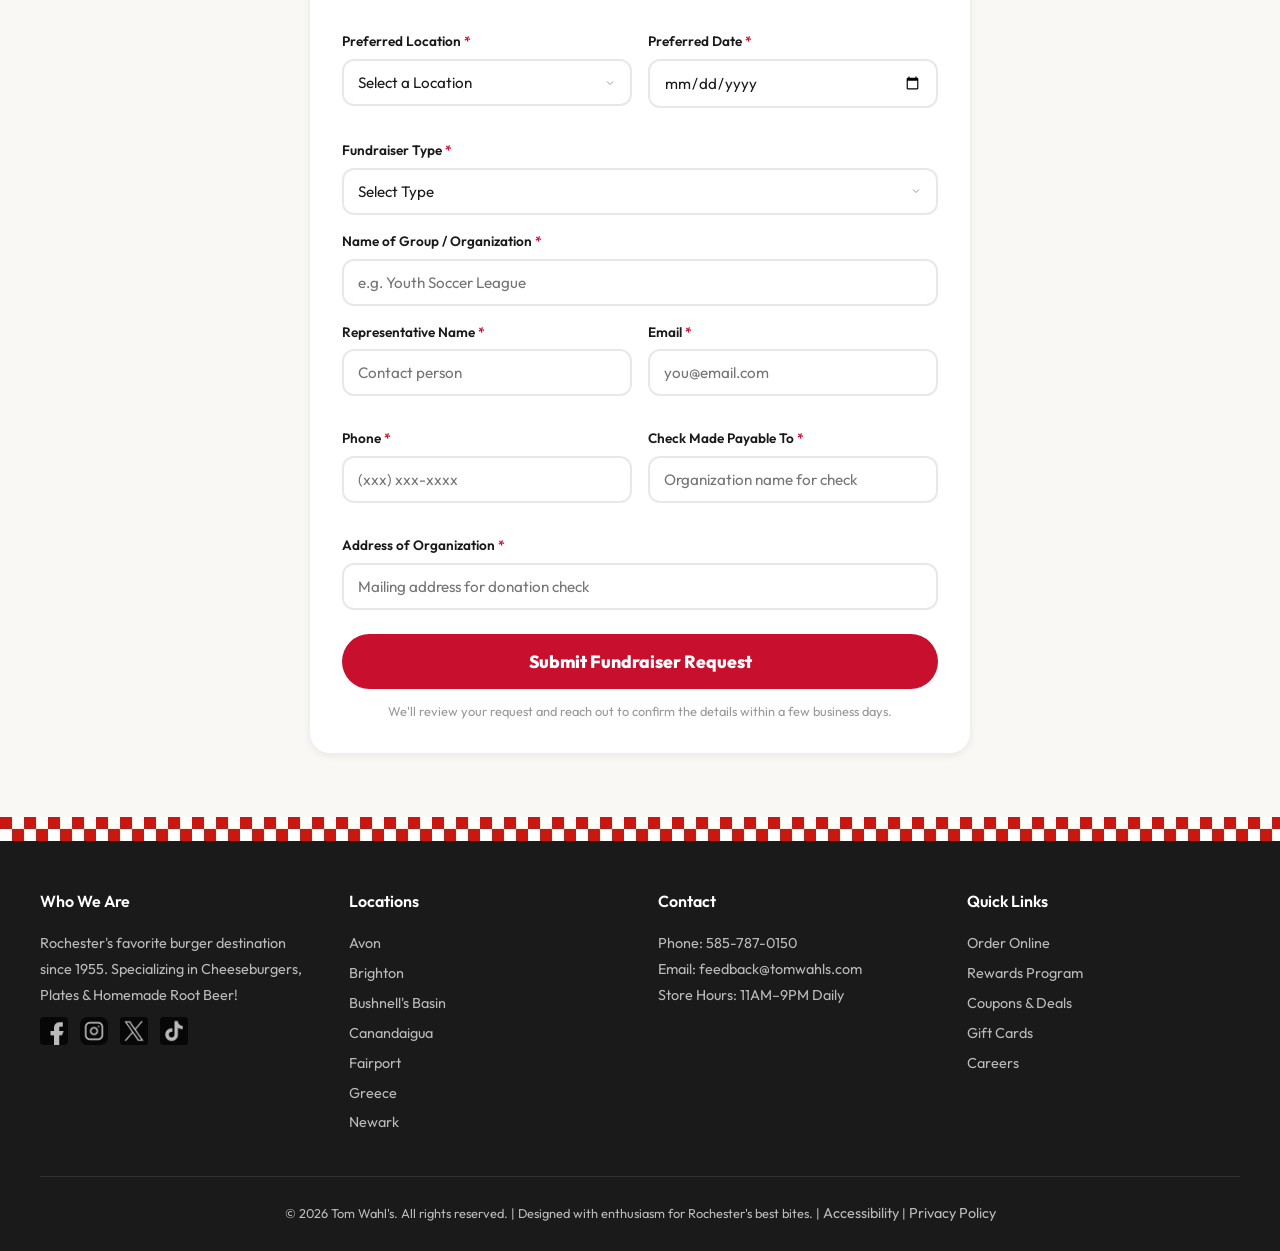
<file: fundraiser.html>
<!DOCTYPE html>
<html lang="en">
<head>
    <meta charset="UTF-8">
    <meta name="viewport" content="width=device-width, initial-scale=1.0">

    <!-- Google tag (gtag.js) -->
    <script async src="https://www.googletagmanager.com/gtag/js?id=G-XXXXXXXXXX"></script>
    <script>
        window.dataLayer = window.dataLayer || [];
        function gtag(){dataLayer.push(arguments);}
        gtag('js', new Date());
        gtag('config', 'G-XXXXXXXXXX');
    </script>
    <title>Host a Fundraiser | 15% Donated to Your Organization | Tom Wahl's</title>
    <meta name="description" content="Host a fundraiser at Tom Wahl's! 15% of sales your group brings in will be donated to your school, club, sports team or organization. Request your event today.">
    <link rel="canonical" href="https://mmcke4.github.io/fundraiser.html">
    <link rel="icon" type="image/x-icon" href="/assets/favicon_io/favicon.ico">
    <meta name="robots" content="index, follow">

    <!-- Open Graph -->
    <meta property="og:type" content="website">
    <meta property="og:title" content="Host a Fundraiser at Tom Wahl's — 15% Donated">
    <meta property="og:description" content="Host a fundraiser at Tom Wahl's and earn 15% of sales back for your school, club, sports team, or organization. Request your event date today.">
    <meta property="og:url" content="https://mmcke4.github.io/fundraiser.html">
    <meta property="og:image" content="https://mmcke4.github.io/assets/tomwahlslogo.png">
    <meta property="og:site_name" content="Tom Wahl's">
    <meta property="og:locale" content="en_US">

    <!-- Twitter Card -->
    <meta name="twitter:card" content="summary_large_image">
    <meta name="twitter:title" content="Tom Wahl's Fundraisers — 15% Back to Your Organization">
    <meta name="twitter:description" content="Earn 15% of your group's sales at Tom Wahl's for your school, team, or nonprofit. Easy to book, great for any group.">
    <meta name="twitter:image" content="https://mmcke4.github.io/assets/tomwahlslogo.png">

    <!-- Structured Data -->
    <script type="application/ld+json">
    {
        "@context": "https://schema.org",
        "@type": "WebPage",
        "name": "Host a Fundraiser at Tom Wahl's",
        "description": "Host a fundraiser at Tom Wahl's and earn 15% of sales back for your school, club, sports team, or organization.",
        "url": "https://mmcke4.github.io/fundraiser.html",
        "isPartOf": {"@type": "WebSite", "name": "Tom Wahl's", "url": "https://mmcke4.github.io/"},
        "breadcrumb": {
            "@type": "BreadcrumbList",
            "itemListElement": [
                {"@type": "ListItem", "position": 1, "name": "Home", "item": "https://mmcke4.github.io/"},
                {"@type": "ListItem", "position": 2, "name": "Fundraiser", "item": "https://mmcke4.github.io/fundraiser.html"}
            ]
        },
        "mainEntity": {
            "@type": "Service",
            "name": "Tom Wahl's Fundraiser Program",
            "description": "15% of sales from your group are donated back to your school, club, sports team, or nonprofit organization.",
            "provider": {"@type": "Restaurant", "name": "Tom Wahl's", "url": "https://mmcke4.github.io/"},
            "areaServed": {"@type": "State", "name": "New York"},
            "offers": {
                "@type": "Offer",
                "description": "15% of group sales donated to your organization",
                "seller": {"@type": "Restaurant", "name": "Tom Wahl's"}
            }
        }
    }
    </script>

    <link rel="preconnect" href="https://fonts.googleapis.com">
    <link href="https://fonts.googleapis.com/css2?family=Outfit:wght@400;500;600;700;800;900&display=swap" rel="stylesheet">
    <link rel="stylesheet" href="/assets/shared-styles.css">
    <style>
        .page-hero{padding:60px 20px 80px;position:relative;overflow:hidden}
        .page-hero::before{content:'';position:absolute;top:-50%;left:-50%;width:200%;height:200%;background:radial-gradient(circle at 70% 30%,rgba(255,255,255,.06) 0%,transparent 50%)}

        /* Highlight banner */
        .highlight-banner{max-width:700px;margin:-36px auto 0;padding:0 20px;position:relative;z-index:10}
        .highlight-card{background:linear-gradient(135deg,var(--gold-light),#fff9e8);border:2px solid var(--gold);border-radius:var(--radius-lg);padding:28px 32px;text-align:center}
        .highlight-card .big{font-size:clamp(2.5rem,6vw,3.5rem);font-weight:900;color:var(--gold);line-height:1}
        .highlight-card h3{font-size:1.1rem;font-weight:700;margin:8px 0 4px}
        .highlight-card p{color:var(--gray-600);font-size:.95rem}

        /* How it works */
        .how-section{max-width:800px;margin:0 auto;padding:48px 20px}
        .how-section h2{text-align:center;font-size:1.5rem;font-weight:800;margin-bottom:8px}
        .how-subtitle{text-align:center;color:var(--gray-600);margin-bottom:32px}
        .steps{display:flex;flex-direction:column;gap:0;position:relative}
        .step-item{display:flex;gap:20px;align-items:flex-start;padding:16px 0}
        .step-num{width:40px;height:40px;background:var(--red);color:var(--white);border-radius:50%;display:flex;align-items:center;justify-content:center;font-weight:800;font-size:1rem;flex-shrink:0}
        .step-text h3{font-size:1rem;font-weight:700;margin-bottom:2px}.step-text p{font-size:.9rem;color:var(--gray-600)}

        /* Eligible groups */
        .groups-section{background:var(--white);border-top:1px solid var(--gray-200);padding:48px 20px;text-align:center}
        .groups-inner{max-width:700px;margin:0 auto}
        .groups-inner h2{font-size:1.3rem;font-weight:800;margin-bottom:20px}
        .group-tags{display:flex;flex-wrap:wrap;gap:10px;justify-content:center}
        .group-tag{background:var(--gray-100);border-radius:50px;padding:8px 20px;font-weight:600;font-size:.9rem;color:var(--dark)}

        /* Form */
        .form-section{max-width:700px;margin:0 auto;padding:48px 20px 64px}
        .form-card{background:var(--white);border-radius:var(--radius-lg);box-shadow:var(--shadow-sm);overflow:hidden}
        .form-header{background:var(--dark);color:var(--white);padding:20px 32px;font-weight:700;font-size:1.1rem;display:flex;align-items:center;gap:10px}
        .form-header svg{width:22px;height:22px;flex-shrink:0}
        .form-body{padding:32px}
        .form-row{display:grid;grid-template-columns:1fr 1fr;gap:16px;margin-bottom:16px}
        @media(max-width:500px){.form-row{grid-template-columns:1fr}}
        .form-group{margin-bottom:16px}
        label{display:block;font-size:.85rem;font-weight:600;margin-bottom:6px;color:var(--dark)}
        label .req{color:var(--red)}
        input,select,textarea{width:100%;padding:12px 14px;border:2px solid var(--gray-200);border-radius:var(--radius);font-family:inherit;font-size:.95rem;color:var(--dark);transition:border-color .2s;background:var(--white)}
        input:focus,select:focus,textarea:focus{outline:none;border-color:var(--red)}
        select{appearance:none;background-image:url("data:image/svg+xml,%3Csvg xmlns='http://www.w3.org/2000/svg' width='12' height='12' viewBox='0 0 24 24' fill='none' stroke='%23999' stroke-width='2'%3E%3Cpolyline points='6 9 12 15 18 9'/%3E%3C/svg%3E");background-repeat:no-repeat;background-position:right 14px center;padding-right:36px}
        .btn-submit{width:100%;padding:16px;background:var(--red);color:var(--white);border:none;border-radius:50px;font-family:inherit;font-size:1.1rem;font-weight:800;cursor:pointer;transition:background .2s,opacity .2s;margin-top:8px}.btn-submit:hover:not(:disabled){background:var(--red-dark)}.btn-submit:disabled{opacity:.6;cursor:not-allowed}
        .form-note{font-size:.8rem;color:var(--gray-400);text-align:center;margin-top:12px}

        .submit-success{display:none;margin-top:24px;padding:24px 28px;background:#f0faf4;border:1px solid #7ecfa0;border-radius:var(--radius);text-align:center}
        .submit-success.show{display:block}
        .submit-success .success-icon{width:48px;height:48px;background:#28a057;border-radius:50%;display:flex;align-items:center;justify-content:center;margin:0 auto 14px}
        .submit-success .success-icon svg{width:24px;height:24px;color:#fff}
        .submit-success h3{font-size:1.1rem;font-weight:700;color:#1a4730;margin-bottom:6px}
        .submit-success p{font-size:.9rem;color:#2d6a4a}

        /* VALIDATION */
        input.invalid,select.invalid,textarea.invalid{border-color:var(--red)!important;background:var(--red-light)}
        .invalid-msg{color:var(--red);font-size:.78rem;margin-top:4px;display:none}
        .invalid-msg.show{display:block}

        @media(max-width:600px){
            .page-hero{padding:36px 20px 52px}
            .highlight-card .big{font-size:1.8rem}
            .highlight-card h3{font-size:1rem}
            .highlight-card p{font-size:.88rem}
            .highlight-card{padding:20px 24px}
            .how-section h2{font-size:1.25rem}
            .how-subtitle{font-size:.9rem}
            .step-text h3{font-size:.95rem}
            .step-text p{font-size:.85rem}
            .groups-inner h2{font-size:1.15rem}
            .group-tag{font-size:.82rem;padding:6px 16px}
            .form-header{font-size:1rem;padding:16px 24px}
            .form-body{padding:24px 20px}
            label{font-size:.82rem}
            input,select,textarea{font-size:.9rem;padding:10px 12px}
            .btn-submit{font-size:1rem;padding:14px}
        }
    </style>
</head>
<body>

<nav class="nav">
    <div class="nav-inner">
        <a href="/index.html" class="nav-logo">
            <img src="/assets/tomwahlslogo.webp" width="252" height="216" alt="Tom Wahl's Logo"></a>
            <div class="nav-links">
                <div class="nav-dropdown">
                    <a>Menu</a>
                    <div class="nav-dropdown-menu">
                        <a href="https://tomwahls.orderexperience.net/62602331214add22d5341ca5/menu" target="_blank" rel="noopener">View Full Menu</a>
                        <a href="/assets/menus/Gluten_Free_Menu.pdf" target="_blank" rel="noopener">Gluten Free Menu</a>
                        <a href="/assets/menus/Nutritional_Information.pdf" target="_blank" rel="noopener">Nutritional Info</a>
                        <a href="/assets/menus/Allergen_Sheet.pdf" target="_blank" rel="noopener">Allergy Info</a>
                    </div>
                </div>
                <a href="/order-online.html">Order Online</a>
                <a href="/rewards.html">Rewards</a>
                <a href="/coupons.html">Coupons</a>
                <a href="/gift-cards.html">Gift Cards</a>
            </div>
            <button class="hamburger" onclick="document.querySelector('.mobile-menu').classList.toggle('open')" aria-label="Toggle menu"><span></span><span></span><span></span></button>
        </div>
        <div class="mobile-menu">
            <a class="mobile-menu-toggle" onclick="this.classList.toggle('open');this.nextElementSibling.classList.toggle('open')">Menu</a>
            <div class="mobile-menu-sub">
                <a href="https://tomwahls.orderexperience.net/62602331214add22d5341ca5/menu" target="_blank" rel="noopener">View Full Menu</a>
                <a href="/assets/menus/Gluten_Free_Menu.pdf" target="_blank" rel="noopener">Gluten Free Menu</a>
                <a href="/assets/menus/Nutritional_Information.pdf" target="_blank" rel="noopener">Nutritional Info</a>
                <a href="/assets/menus/Allergen_Sheet.pdf" target="_blank" rel="noopener">Allergy Info</a>
            </div>
            <a href="/order-online.html">Order Online</a>
            <a href="/rewards.html">Rewards</a>
            <a href="/coupons.html">Coupons</a>
            <a href="/fundraiser.html" class="active">Host a Fundraiser</a>
            <a href="/gift-cards.html">Gift Cards</a>
            <a href="https://tomwahls.myguestaccount.com/guest/nologin/account-balance">Check Gift Card Balance</a>
        </div>
    </nav>

<header class="page-hero">
    <nav class="breadcrumb" aria-label="Breadcrumb"><a href="https://mmcke4.github.io/">Home</a> &rsaquo; Host a Fundraiser</nav>
    <h1>Host a Fundraiser</h1>
    <p>Need new uniforms? Extra money for a school trip? Tom Wahl's wants to help you reach your goals!</p>
</header><div class="checker-stripe"></div>

<section class="highlight-banner">
    <div class="highlight-card">
        <div class="big">15%</div>
        <h3>of Sales Donated to Your Organization</h3>
        <p>The more people you invite to your fundraiser, the better! Enjoy great food with friends &amp; family while raising money for a good cause.</p>
    </div>
</section>

<section class="how-section">
    <h2>How It Works</h2>
    <p class="how-subtitle">It's easy to set up — here's the process:</p>
    <div class="steps">
        <div class="step-item"><div class="step-num">1</div><div class="step-text"><h3>Request an Event</h3><p>Fill out the form below to request an event at your local Tom Wahl's.</p></div></div>
        <div class="step-item"><div class="step-num">2</div><div class="step-text"><h3>Choose a Night</h3><p>Pick a Monday, Tuesday, or Wednesday evening from 4:30–8:30 PM.</p></div></div>
        <div class="step-item"><div class="step-num">3</div><div class="step-text"><h3>We Confirm</h3><p>We'll review the details and confirm your event.</p></div></div>
        <div class="step-item"><div class="step-num">4</div><div class="step-text"><h3>Promote Your Event</h3><p>Spread the word using a flyer and/or social media. Note: flyers may not be distributed on or around the restaurant during the event.</p></div></div>
        <div class="step-item"><div class="step-num">5</div><div class="step-text"><h3>Get Your Donation</h3><p>15% of the net sales from your group will be donated to your organization!</p></div></div>
    </div>
</section>

<section class="groups-section">
    <div class="groups-inner">
        <h2>Open to All Groups &amp; Organizations</h2>
        <div class="group-tags">
            <span class="group-tag">Schools</span>
            <span class="group-tag">Clubs</span>
            <span class="group-tag">Sports Teams</span>
            <span class="group-tag">Churches</span>
            <span class="group-tag">Scout Troops</span>
            <span class="group-tag">Nonprofits</span>
            <span class="group-tag">PTAs</span>
            <span class="group-tag">Community Groups</span>
        </div>
    </div>
</section>

<section class="form-section">
    <div class="form-card">
        <div class="form-header"><svg aria-hidden="true" focusable="false" viewBox="0 0 24 24" fill="none" stroke="currentColor" stroke-width="2"><rect x="3" y="4" width="18" height="18" rx="2"/><line x1="16" y1="2" x2="16" y2="6"/><line x1="8" y1="2" x2="8" y2="6"/><line x1="3" y1="10" x2="21" y2="10"/></svg> Request a Fundraiser</div>
        <form id="fundraiserForm" novalidate>
        <div class="form-body">
            <div class="form-row">
                <div class="form-group">
                    <label for="frLocation">Preferred Location <span class="req">*</span></label>
                    <select id="frLocation" name="frLocation" required>
                        <option value="">Select a Location</option>
                        <option value="avon">Avon</option><option value="brighton">Brighton</option><option value="basin">Bushnell's Basin</option><option value="canandaigua">Canandaigua</option><option value="fairport">Fairport</option><option value="greece">Greece</option><option value="newark">Newark</option>
                    </select>
                    <p class="invalid-msg" id="frLocationMsg">Please select a location.</p>
                </div>
                <div class="form-group">
                    <label for="frDate">Preferred Date <span class="req">*</span></label>
                    <input type="date" id="frDate" name="frDate" required>
                    <p class="invalid-msg" id="frDateMsg">Please select a date.</p>
                </div>
            </div>
            <div class="form-group">
                <label for="frType">Fundraiser Type <span class="req">*</span></label>
                <select id="frType" name="frType" required>
                    <option value="">Select Type</option>
                    <option value="In-Store Only">In-Store Only</option>
                    <option value="In-Store/Online Ordering">In-Store/Online Ordering</option>
                </select>
                <p class="invalid-msg" id="frTypeMsg">Please select a fundraiser type.</p>
            </div>
            <div class="form-group">
                <label for="frOrg">Name of Group / Organization <span class="req">*</span></label>
                <input type="text" id="frOrg" name="frOrg" required placeholder="e.g. Youth Soccer League">
                <p class="invalid-msg" id="frOrgMsg">Please enter your organization name.</p>
            </div>
            <div class="form-row">
                <div class="form-group">
                    <label for="frRepName">Representative Name <span class="req">*</span></label>
                    <input type="text" id="frRepName" name="frRepName" required placeholder="Contact person">
                    <p class="invalid-msg" id="frRepNameMsg">Please enter your name.</p>
                </div>
                <div class="form-group">
                    <label for="frEmail">Email <span class="req">*</span></label>
                    <input type="email" id="frEmail" name="frEmail" required placeholder="you@email.com">
                    <p class="invalid-msg" id="frEmailMsg">Please enter a valid email address.</p>
                </div>
            </div>
            <div class="form-row">
                <div class="form-group">
                    <label for="frPhone">Phone <span class="req">*</span></label>
                    <input type="tel" id="frPhone" name="frPhone" required placeholder="(xxx) xxx-xxxx" maxlength="14" oninput="formatFundraiserPhone(this)">
                    <p class="invalid-msg" id="frPhoneMsg">Please enter a valid phone number: (xxx) xxx-xxxx</p>
                </div>
                <div class="form-group">
                    <label for="frPayable">Check Made Payable To <span class="req">*</span></label>
                    <input type="text" id="frPayable" name="frPayable" required placeholder="Organization name for check">
                    <p class="invalid-msg" id="frPayableMsg">Please enter the payable name.</p>
                </div>
            </div>
            <div class="form-group">
                <label for="frAddress">Address of Organization <span class="req">*</span></label>
                <input type="text" id="frAddress" name="frAddress" required placeholder="Mailing address for donation check">
                <p class="invalid-msg" id="frAddressMsg">Please enter the organization address.</p>
            </div>
            <button type="submit" class="btn-submit" id="frSubmitBtn">Submit Fundraiser Request</button>
            <div class="submit-success" id="frSubmitSuccess">
                <div class="success-icon"><svg aria-hidden="true" focusable="false" viewBox="0 0 24 24" fill="none" stroke="currentColor" stroke-width="3"><polyline points="20 6 9 17 4 12"/></svg></div>
                <h3>Request Submitted!</h3>
                <p>Thanks for your interest in hosting a fundraiser at Tom Wahl's. We'll review your request and reach out within a few business days to confirm the details.</p>
            </div>
            <p class="form-note">We'll review your request and reach out to confirm the details within a few business days.</p>
        </div>
        </form>
    </div>
</section><div class="checker-stripe"></div>

<!-- FOOTER -->
<footer class="footer">
    <div class="footer-inner">
        <div>
            <h4>Who We Are</h4>
            <p>Rochester's favorite burger destination since 1955. Specializing in Cheeseburgers, Plates & Homemade Root Beer!</p>
            <div class="social-icons">
                <a href="https://facebook.com/tomwahls"><img src="/assets/facebook.webp" alt="Facebook" width="512" height="512" loading="lazy" decoding="async"></a>
                <a href="https://instagram.com/tomwahls"><img src="/assets/instagram.webp" alt="Instagram" width="512" height="512" loading="lazy" decoding="async"></a>
                <a href="https://twitter.com/tomwahls"><img src="/assets/twitter.webp" alt="Twitter" width="512" height="512" loading="lazy" decoding="async"></a>
                <a href="https://tiktok.com/@tomwahls"><img src="/assets/tiktok.webp" alt="TikTok" width="512" height="512" loading="lazy" decoding="async"></a>
            </div>
        </div>
        <div>
            <h4>Locations</h4>
            <ul class="footer-links">
                <li><a href="/locations.html#avon">Avon</a></li>
                <li><a href="/locations.html#brighton">Brighton</a></li>
                <li><a href="/locations.html#basin">Bushnell's Basin</a></li>
                <li><a href="/locations.html#canandaigua">Canandaigua</a></li>
                <li><a href="/locations.html#fairport">Fairport</a></li>
                <li><a href="/locations.html#greece">Greece</a></li>
                <li><a href="/locations.html#newark">Newark</a></li>
            </ul>
        </div>
        <div>
            <h4>Contact</h4>
            <p>Phone: <a href="tel:585-787-0150">585-787-0150</a></p>
            <p>Email: <a href="mailto:feedback@tomwahls.com">feedback@tomwahls.com</a></p>
            <p>Store Hours: 11AM–9PM Daily</p>
        </div>
        <div>
            <h4>Quick Links</h4>
            <ul class="footer-links">
                <li><a href="/order-online.html">Order Online</a></li>
                <li><a href="/rewards.html">Rewards Program</a></li>
                <li><a href="/coupons.html">Coupons &amp; Deals</a></li>
                <li><a href="/gift-cards.html">Gift Cards</a></li>
                <li><a href="/careers.html">Careers</a></li>
            </ul>
        </div>
    </div>
    <div class="footer-bottom">
        &copy; 2026 Tom Wahl's. All rights reserved. | Designed with enthusiasm for Rochester's best bites. | <a href="/accessibility.html">Accessibility</a> | <a href="/privacy.html">Privacy Policy</a>
    </div>
</footer>

    <!-- Sienna Accessibility Widget -->
    <script src="https://website-widgets.pages.dev/dist/sienna.min.js" defer></script>
    <!-- Hours JS -->
    <script src="/assets/scripts/locations-data.js"></script>
    <script>twRenderFooterHours('footerHours');</script>

    <script>
    // ── Phone formatter (matches careers.html pattern) ──
    function formatFundraiserPhone(el) {
        var digits = el.value.replace(/\D/g, '').slice(0, 10);
        if (digits.length === 0) el.value = '';
        else if (digits.length <= 3) el.value = '(' + digits;
        else if (digits.length <= 6) el.value = '(' + digits.slice(0,3) + ') ' + digits.slice(3);
        else el.value = '(' + digits.slice(0,3) + ') ' + digits.slice(3,6) + '-' + digits.slice(6);
        if (/^\(\d{3}\) \d{3}-\d{4}$/.test(el.value)) {
            el.classList.remove('invalid');
            var m = document.getElementById('frPhoneMsg');
            if (m) m.classList.remove('show');
        }
    }

    // ── Validation helpers ──
    function markInvalid(el) { el.classList.add('invalid'); }
    function markValid(el) { el.classList.remove('invalid'); }
    function showMsg(id) { var m = document.getElementById(id); if (m) m.classList.add('show'); }
    function hideMsg(id) { var m = document.getElementById(id); if (m) m.classList.remove('show'); }
    function clearOnInput(el, msgId) {
        var evt = (el.tagName === 'SELECT') ? 'change' : 'input';
        el.addEventListener(evt, function() { markValid(el); hideMsg(msgId); }, { once: false });
    }

    function validateFundraiserForm() {
        var valid = true;

        // Required text/select fields
        var required = [
            { id: 'frLocation', msg: 'frLocationMsg' },
            { id: 'frDate',     msg: 'frDateMsg' },
            { id: 'frType',     msg: 'frTypeMsg' },
            { id: 'frOrg',      msg: 'frOrgMsg' },
            { id: 'frRepName',  msg: 'frRepNameMsg' },
            { id: 'frPayable',  msg: 'frPayableMsg' },
            { id: 'frAddress',  msg: 'frAddressMsg' }
        ];
        required.forEach(function(f) {
            var el = document.getElementById(f.id);
            if (!el) return;
            if (!el.value.trim()) { markInvalid(el); showMsg(f.msg); clearOnInput(el, f.msg); valid = false; }
            else { markValid(el); hideMsg(f.msg); }
        });

        // Email
        var emailEl = document.getElementById('frEmail');
        if (emailEl) {
            var emailRe = /^[^\s@]+@[^\s@]+\.[^\s@]+$/;
            if (!emailEl.value.trim() || !emailRe.test(emailEl.value.trim())) {
                markInvalid(emailEl); showMsg('frEmailMsg'); clearOnInput(emailEl, 'frEmailMsg'); valid = false;
            } else { markValid(emailEl); hideMsg('frEmailMsg'); }
        }

        // Phone
        var phoneEl = document.getElementById('frPhone');
        if (phoneEl) {
            if (!/^\(\d{3}\) \d{3}-\d{4}$/.test(phoneEl.value)) {
                markInvalid(phoneEl); showMsg('frPhoneMsg'); clearOnInput(phoneEl, 'frPhoneMsg'); valid = false;
            } else { markValid(phoneEl); hideMsg('frPhoneMsg'); }
        }

        return valid;
    }

    // ── Submit handler ──
    document.getElementById('fundraiserForm').addEventListener('submit', function(e) {
        e.preventDefault();
        if (validateFundraiserForm()) {
            var btn = document.getElementById('frSubmitBtn');
            btn.textContent = 'PROCESSING...';
            btn.disabled = true;
            setTimeout(function() {
                document.getElementById('frSubmitSuccess').classList.add('show');
                btn.style.display = 'none';
                document.getElementById('frSubmitSuccess').scrollIntoView({ behavior: 'smooth', block: 'nearest' });
            }, 1200);
        }
    });
    </script>

</body>
</html>
</file>
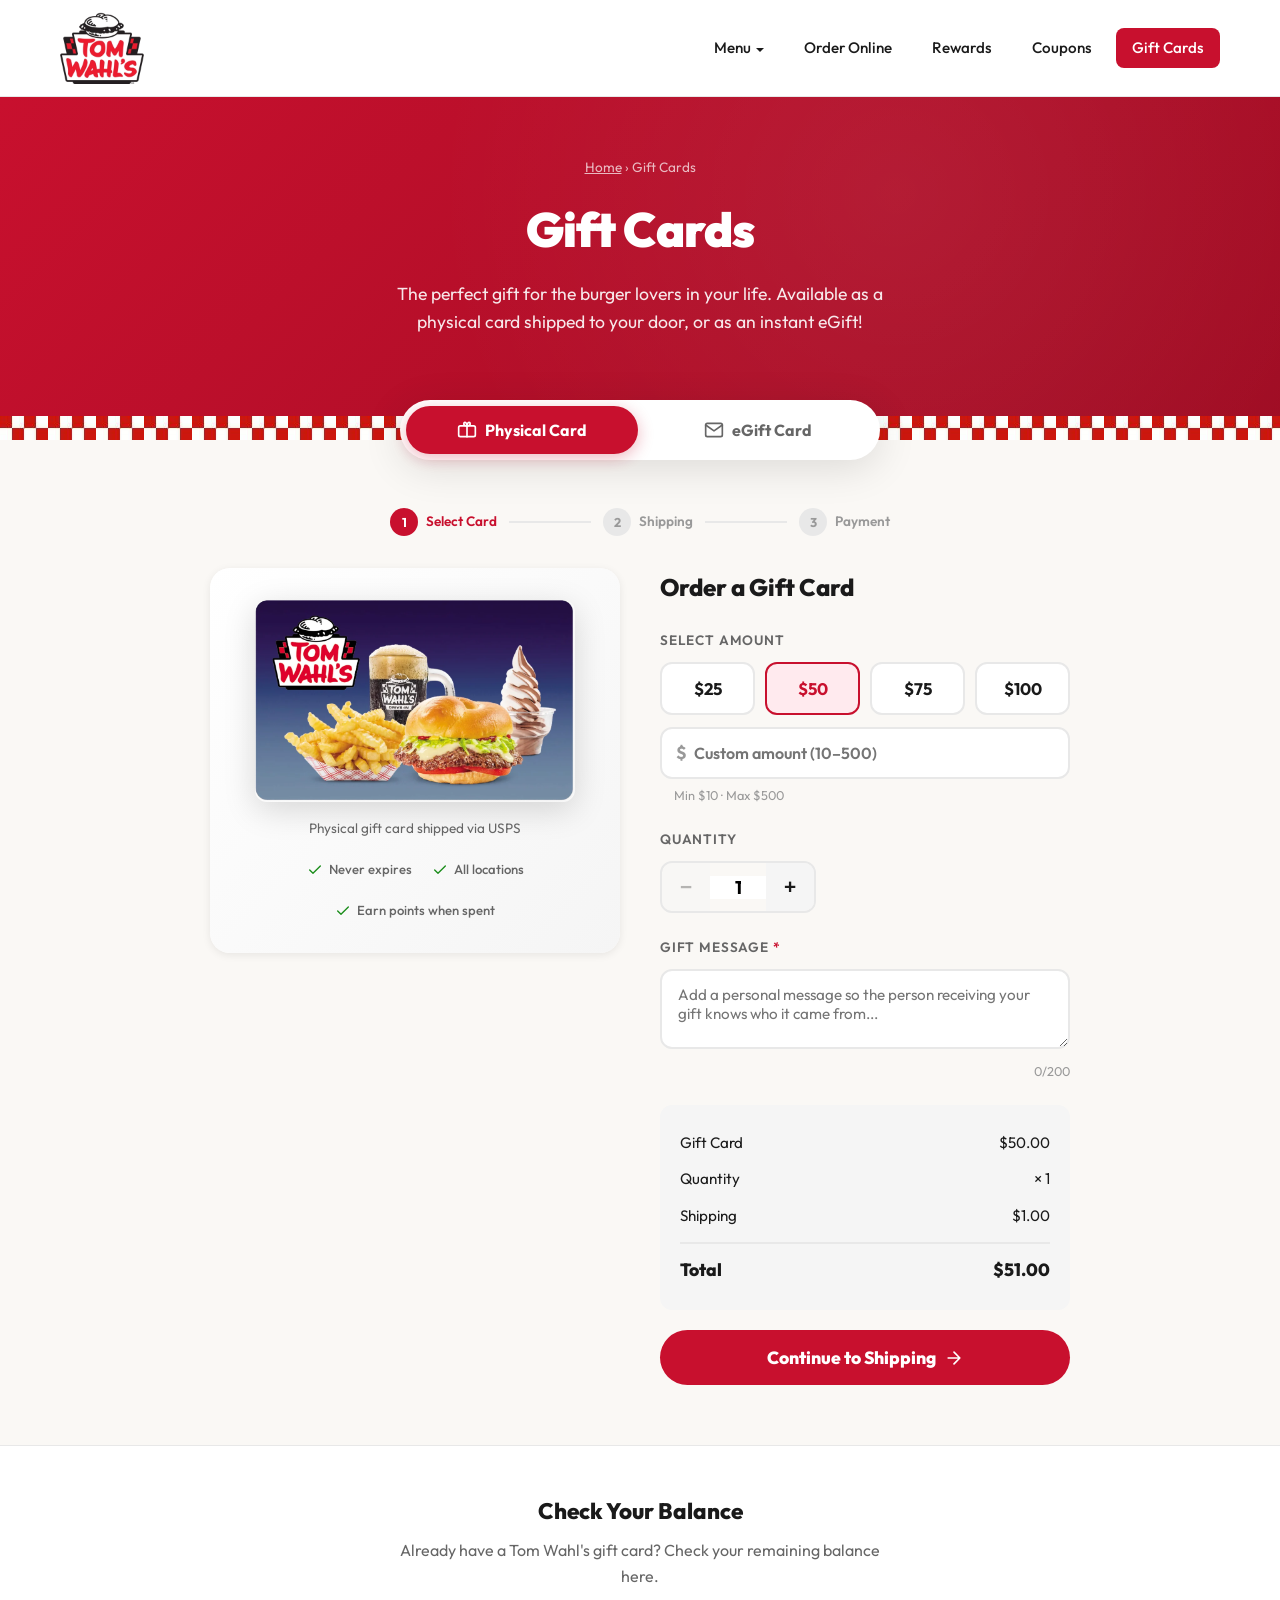
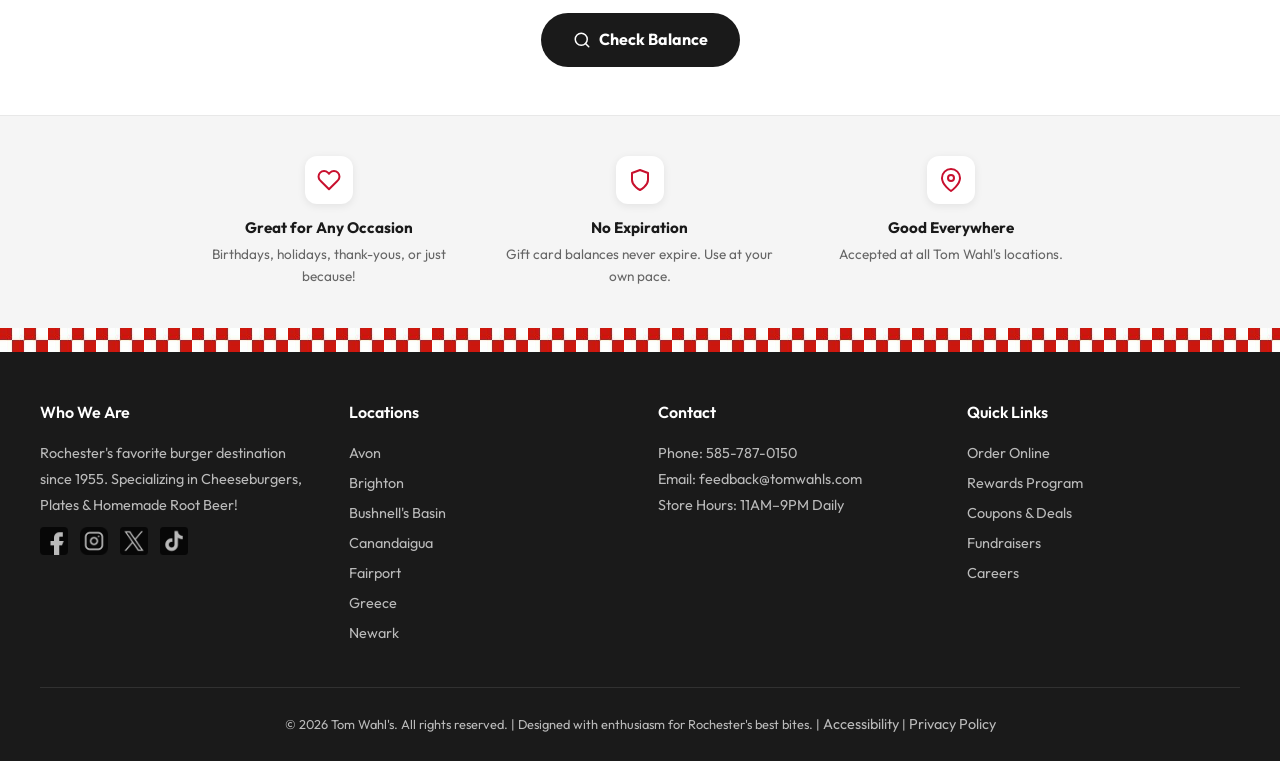
<file: gift-cards.html>
<!DOCTYPE html>
<html lang="en">
<head>
    <meta charset="UTF-8">
    <meta name="viewport" content="width=device-width, initial-scale=1.0">

    <!-- Google tag (gtag.js) -->
    <script async src="https://www.googletagmanager.com/gtag/js?id=G-XXXXXXXXXX"></script>
    <script>
        window.dataLayer = window.dataLayer || [];
        function gtag(){dataLayer.push(arguments);}
        gtag('js', new Date());
        gtag('config', 'G-XXXXXXXXXX');
    </script>
    <title>Gift Cards | Tom Wahl's - The Perfect Gift for Burger Lovers</title>
    <meta name="description" content="Give the gift of Rochester's Best Cheeseburgers! Purchase Tom Wahl's physical gift cards or send an eGift card instantly. Available in any amount from $10-$500.">
    <link rel="canonical" href="https://mmcke4.github.io/gift-cards.html">
    <link rel="icon" type="image/x-icon" href="/assets/favicon_io/favicon.ico">
    <meta name="robots" content="index, follow">

    <!-- Open Graph -->
    <meta property="og:type" content="website">
    <meta property="og:title" content="Tom Wahl's Gift Cards — The Perfect Gift for Burger Lovers">
    <meta property="og:description" content="Give the gift of Rochester's Best Cheeseburgers! Physical gift cards and eGift cards available in any amount from $10–$500.">
    <meta property="og:url" content="https://mmcke4.github.io/gift-cards.html">
    <meta property="og:image" content="https://mmcke4.github.io/assets/tomwahlslogo.png">
    <meta property="og:site_name" content="Tom Wahl's">
    <meta property="og:locale" content="en_US">

    <!-- Twitter Card -->
    <meta name="twitter:card" content="summary_large_image">
    <meta name="twitter:title" content="Tom Wahl's Gift Cards — $10–$500">
    <meta name="twitter:description" content="Physical and eGift cards for Rochester's favorite burger destination. The perfect gift for any occasion.">
    <meta name="twitter:image" content="https://mmcke4.github.io/assets/tomwahlslogo.png">

    <!-- Structured Data -->
    <script type="application/ld+json">
    {
        "@context": "https://schema.org",
        "@type": "WebPage",
        "name": "Tom Wahl's Gift Cards",
        "description": "Purchase physical or eGift cards for Tom Wahl's restaurants. Available in amounts from $10 to $500.",
        "url": "https://mmcke4.github.io/gift-cards.html",
        "isPartOf": {"@type": "WebSite", "name": "Tom Wahl's", "url": "https://mmcke4.github.io/"},
        "breadcrumb": {
            "@type": "BreadcrumbList",
            "itemListElement": [
                {"@type": "ListItem", "position": 1, "name": "Home", "item": "https://mmcke4.github.io/"},
                {"@type": "ListItem", "position": 2, "name": "Gift Cards", "item": "https://mmcke4.github.io/gift-cards.html"}
            ]
        },
        "mainEntity": {
            "@type": "Product",
            "name": "Tom Wahl's Gift Card",
            "description": "Tom Wahl's restaurant gift cards — redeemable at all 7 Western New York locations.",
            "brand": {"@type": "Brand", "name": "Tom Wahl's"},
            "offers": [
                {
                    "@type": "Offer",
                    "name": "Physical Gift Card",
                    "description": "Plastic gift card mailed to the recipient. $10–$500.",
                    "priceCurrency": "USD",
                    "priceSpecification": {"@type": "PriceSpecification", "minPrice": "10", "maxPrice": "500", "priceCurrency": "USD"},
                    "availability": "https://schema.org/InStock",
                    "seller": {"@type": "Restaurant", "name": "Tom Wahl's"}
                },
                {
                    "@type": "Offer",
                    "name": "eGift Card",
                    "description": "Digital gift card delivered instantly by email. $10–$500.",
                    "priceCurrency": "USD",
                    "priceSpecification": {"@type": "PriceSpecification", "minPrice": "10", "maxPrice": "500", "priceCurrency": "USD"},
                    "availability": "https://schema.org/InStock",
                    "seller": {"@type": "Restaurant", "name": "Tom Wahl's"}
                }
            ]
        }
    }
    </script>

    <link rel="preconnect" href="https://fonts.googleapis.com">
    <link href="https://fonts.googleapis.com/css2?family=Outfit:wght@400;500;600;700;800;900&display=swap" rel="stylesheet">
    <link rel="stylesheet" href="/assets/shared-styles.css">
    <style>
        /* HERO (extends .page-hero from shared-styles.css) */
        .page-hero{padding:60px 20px 80px;position:relative;overflow:hidden}
        .page-hero::before{content:'';position:absolute;inset:0;background:radial-gradient(circle at 70% 30%,rgba(255,255,255,.06) 0%,transparent 50%);pointer-events:none}
        .page-hero h1{position:relative}.page-hero p{position:relative}

        /* TOGGLE */
        .toggle-section{max-width:520px;margin:-40px auto 0;padding:0 20px;position:relative;z-index:10}
        .toggle-card{background:var(--white);border-radius:60px;box-shadow:var(--shadow-lg);padding:6px;display:grid;grid-template-columns:1fr 1fr;gap:4px}
        .toggle-btn{padding:14px 20px;border-radius:54px;border:none;background:transparent;font-family:inherit;font-size:1rem;font-weight:700;cursor:pointer;color:var(--gray-600);transition:.3s;display:flex;align-items:center;justify-content:center;gap:8px}
        .toggle-btn.active{background:var(--red);color:var(--white);box-shadow:0 4px 16px rgba(200,16,46,.3)}
        .toggle-btn svg{width:20px;height:20px}

        /* PANELS */
        .panel{display:none}.panel.active{display:block}

        /* STEPS BAR */
        .steps-bar{display:flex;align-items:center;justify-content:center;max-width:500px;margin:0 auto 32px}
        .step-indicator{display:flex;align-items:center;gap:8px;font-size:.85rem;font-weight:600;color:var(--gray-400);white-space:nowrap;transition:.3s}
        .step-indicator.active{color:var(--red)}
        .step-indicator.done{color:var(--dark)}
        .step-dot{width:28px;height:28px;border-radius:50%;display:flex;align-items:center;justify-content:center;font-size:.8rem;font-weight:700;background:var(--gray-200);color:var(--gray-400);transition:.3s}
        .step-indicator.active .step-dot{background:var(--red);color:var(--white)}
        .step-indicator.done .step-dot{background:var(--dark);color:var(--white)}
        .step-line{flex:1;height:2px;background:var(--gray-200);margin:0 12px;transition:.3s}
        .step-line.done{background:var(--dark)}
        .form-step{display:none}.form-step.active{display:block}

        /* CARD SECTION */
        .card-section{max-width:900px;margin:0 auto;padding:48px 20px 60px}
        .card-layout{display:grid;grid-template-columns:1fr 1fr;gap:40px;align-items:start}
        @media(max-width:700px){
            .card-layout{grid-template-columns:1fr;gap:20px}
            .card-section{max-width:650;margin:0 auto;padding:24px 10px 30px}
        }
        .card-preview{position:sticky;top:100px;z-index:1}
        .card-image-wrap{background:linear-gradient(135deg,#fff,var(--gray-100));border-radius:var(--radius-lg);padding:32px;box-shadow:var(--shadow-sm);text-align:center}
        .card-image-wrap img{max-width:320px;margin:0 auto;border-radius:var(--radius);box-shadow:0 8px 32px rgba(0,0,0,.15)}
        .card-caption{margin-top:16px;font-size:.85rem;color:var(--gray-600)}
        .card-features{display:flex;gap:20px;justify-content:center;margin-top:20px;flex-wrap:wrap}
        .card-feature{display:flex;align-items:center;gap:6px;font-size:.82rem;font-weight:500;color:var(--gray-600)}
        .card-feature svg{width:16px;height:16px;color:var(--green)}
        .order-form h2{font-size:1.5rem;font-weight:800;margin-bottom:24px}
        .form-group{margin-bottom:24px}
        .form-label{display:block;font-size:.85rem;font-weight:600;text-transform:uppercase;letter-spacing:.06em;color:var(--gray-600);margin-bottom:10px}.req{color:var(--red)}


        /* AMOUNT */
        .amount-grid{display:grid;grid-template-columns:repeat(4,1fr);gap:10px;margin-bottom:12px}
        .amount-btn{padding:14px 8px;border:2px solid var(--gray-200);border-radius:var(--radius);background:var(--white);font-family:inherit;font-size:1.05rem;font-weight:700;cursor:pointer;transition:.2s;color:var(--dark)}
        .amount-btn:hover{border-color:var(--red);color:var(--red)}
        .amount-btn.selected{border-color:var(--red);background:var(--red-light);color:var(--red)}
        .custom-amount-wrap{position:relative}
        .dollar-sign{position:absolute;left:16px;top:50%;transform:translateY(-50%);font-size:1.1rem;font-weight:700;color:var(--gray-400)}
        .custom-input{width:100%;padding:14px 16px 14px 32px;border:2px solid var(--gray-200);border-radius:var(--radius);font-family:inherit;font-size:1rem;font-weight:600;color:var(--dark);transition:.2s;background:var(--white)}
        .custom-input:focus{outline:none;border-color:var(--red)}
        .custom-hint{font-size:.8rem;color:var(--gray-400);margin-top:6px;margin-left:14px}

        /* QTY */
        .qty-control{display:inline-flex;align-items:center;border:2px solid var(--gray-200);border-radius:var(--radius);overflow:hidden}
        .qty-btn{width:48px;height:48px;border:none;background:var(--gray-100);font-size:1.3rem;font-weight:700;cursor:pointer;color:var(--dark);transition:.2s;display:flex;align-items:center;justify-content:center}
        .qty-btn:hover{background:var(--gray-200)}.qty-btn:disabled{opacity:.3;cursor:not-allowed}
        .qty-value{width:56px;text-align:center;font-size:1.15rem;font-weight:700;background:var(--white);border:none;font-family:inherit}

        /* TEXTAREA */
        .gift-textarea{width:100%;padding:14px 16px;border:2px solid var(--gray-200);border-radius:var(--radius);font-family:inherit;font-size:.95rem;color:var(--dark);resize:vertical;min-height:80px;transition:.2s}
        .gift-textarea:focus{outline:none;border-color:var(--red)}
        .char-count{font-size:.8rem;color:var(--gray-400);text-align:right;margin-top:4px}

        /* SUMMARY */
        .order-summary{background:var(--gray-100);border-radius:var(--radius);padding:20px;margin-bottom:20px}
        .summary-row{display:flex;justify-content:space-between;padding:6px 0;font-size:.95rem}
        .summary-row.total{border-top:2px solid var(--gray-200);margin-top:8px;padding-top:12px;font-weight:800;font-size:1.1rem}

        /* BUTTONS */
        .btn-purchase{width:100%;padding:16px 28px;background:var(--red);color:var(--white);border:none;border-radius:50px;font-family:inherit;font-size:1.1rem;font-weight:800;cursor:pointer;transition:.2s;display:flex;align-items:center;justify-content:center;gap:8px}
        .btn-purchase:hover{background:var(--red-dark)}
        .btn-purchase svg{width:20px;height:20px}
        .btn-back{width:100%;padding:10px;background:none;border:2px solid var(--gray-200);border-radius:50px;font-family:inherit;font-size:.85rem;font-weight:600;color:var(--gray-600);cursor:pointer;margin-top:12px;transition:.2s}
        .btn-back:hover{border-color:var(--red);color:var(--red)}

        /* CHECKOUT */
        .checkout-form-wrap{display:grid;grid-template-columns:280px 1fr;gap:32px;max-width:900px;margin:0 auto}
        @media(max-width:700px){.checkout-form-wrap{grid-template-columns:1fr}.checkout-sidebar{order:2}.checkout-main{order:1}}
        .checkout-sidebar{position:sticky;top:100px;align-self:start}
        .form-section-header{display:flex;align-items:center;gap:8px;font-weight:700;font-size:1rem;color:var(--dark);margin-bottom:16px;padding-bottom:8px;border-bottom:2px solid var(--gray-200)}
        .form-section-header svg{width:20px;height:20px}
        .form-row-gc{display:grid;grid-template-columns:1fr 1fr;gap:12px;margin-bottom:12px}
        .form-row-gc.full-row{grid-template-columns:1fr}
        .form-row-gc.three-col{grid-template-columns:1fr 1fr 1fr}
        @media(max-width:500px){.form-row-gc,.form-row-gc.three-col{grid-template-columns:1fr}}
        .form-group-gc label{display:block;font-size:.82rem;font-weight:600;margin-bottom:5px;color:var(--dark)}
        .form-group-gc .req{color:var(--red)}
        .form-group-gc input,.form-group-gc select{width:100%;padding:11px 14px;border:2px solid var(--gray-200);border-radius:var(--radius);font-family:inherit;font-size:.9rem;color:var(--dark);transition:.2s;background:var(--white)}
        .form-group-gc input:focus,.form-group-gc select:focus{outline:none;border-color:var(--red)}
        .form-group-gc select{appearance:none;background-image:url("data:image/svg+xml,%3Csvg xmlns='http://www.w3.org/2000/svg' width='12' height='12' viewBox='0 0 24 24' fill='none' stroke='%23999' stroke-width='2'%3E%3Cpolyline points='6 9 12 15 18 9'/%3E%3C/svg%3E");background-repeat:no-repeat;background-position:right 12px center;padding-right:32px}

        /* EGIFT */
        .egift-section{max-width:700px;margin:0 auto;padding:48px 20px 60px;text-align:center}
        .egift-card{background:var(--white);border-radius:var(--radius-lg);box-shadow:var(--shadow-md);padding:48px 36px}
        .egift-icon{width:80px;height:80px;background:var(--red-light);border-radius:50%;display:flex;align-items:center;justify-content:center;margin:0 auto 24px}
        .egift-icon svg{width:36px;height:36px;color:var(--red)}
        .egift-card h2{font-size:1.6rem;font-weight:800;margin-bottom:12px}
        .egift-card p{color:var(--gray-600);max-width:420px;margin:0 auto 8px;font-size:1rem}
        .egift-perks{display:flex;gap:24px;justify-content:center;flex-wrap:wrap;margin:28px 0 32px}
        .egift-perk{display:flex;align-items:center;gap:8px;font-size:.9rem;font-weight:600;color:var(--dark)}
        .egift-perk svg{width:18px;height:18px;color:var(--green);flex-shrink:0}
        .btn-egift{display:inline-flex;align-items:center;gap:10px;padding:16px 40px;background:var(--red);color:var(--white);border-radius:50px;font-weight:800;font-size:1.1rem;transition:.2s}
        .btn-egift:hover{background:var(--red-dark)}
        .btn-egift svg{width:20px;height:20px}

        /* BALANCE */
        .balance-section{background:var(--white);border-top:1px solid var(--gray-200);padding:48px 20px;text-align:center}
        .balance-inner{max-width:500px;margin:0 auto}
        .balance-inner h2{font-size:1.4rem;font-weight:800;margin-bottom:8px}
        .balance-inner p{color:var(--gray-600);margin-bottom:24px}
        .btn-balance{display:inline-flex;align-items:center;gap:8px;padding:14px 32px;background:var(--dark);color:var(--white);border-radius:50px;font-weight:700;font-size:1rem;transition:.2s}
        .btn-balance:hover{opacity:.85}
        .btn-balance svg{width:18px;height:18px}

        /* INFO STRIP */
        .info-strip{background:var(--gray-100);padding:40px 20px;border-top:1px solid var(--gray-200)}
        .info-inner{max-width:900px;margin:0 auto;display:grid;grid-template-columns:repeat(3,1fr);gap:32px;text-align:center}
        .info-item .info-icon{width:48px;height:48px;background:var(--white);border-radius:12px;display:flex;align-items:center;justify-content:center;margin:0 auto 12px;box-shadow:var(--shadow-sm)}
        .info-item .info-icon svg{width:24px;height:24px;color:var(--red)}
        .info-item h4{font-size:.95rem;font-weight:700;margin-bottom:4px}
        .info-item p{font-size:.85rem;color:var(--gray-600)}

        /* FOOTER */

        /* VALIDATION */
        .form-group-gc input.invalid, .form-group-gc select.invalid, .form-group-gc textarea.invalid, .gift-textarea.invalid { border-color: var(--red) !important; background: var(--red-light); }
        .invalid-msg { color: var(--red); font-size: .78rem; margin-top: 5px; display: none; }
        .invalid-msg.show { display: block; }
        .amount-invalid .amount-grid { outline: 2px solid var(--red); border-radius: var(--radius); background: var(--red-light); padding: 4px; }
        .amount-invalid .custom-input { border-color: var(--red) !important; background: var(--red-light); }
        .amount-invalid-msg { color: var(--red); font-size: .82rem; margin-top: 8px; display: none; }
        .amount-invalid-msg.show { display: block; }
        @media(max-width:600px){
            .page-hero{padding:36px 20px 44px}
            .btn-purchase{font-size:1rem}
            .btn-egift{font-size:1rem;padding:14px 28px}
            .info-inner{grid-template-columns:1fr;gap:16px}
            .info-item{display:flex;align-items:center;gap:16px;text-align:left}
            .info-item .info-icon{flex-shrink:0;margin:0}
            .amount-grid{grid-template-columns:repeat(2,1fr)}
            .card-image-wrap{padding:20px}
            .egift-card{padding:32px 20px}
        }
    </style>
</head>
<body>

<!-- NAV -->
<nav class="nav">
    <div class="nav-inner">
        <a href="/index.html" class="nav-logo">
            <img src="/assets/tomwahlslogo.webp" width="252" height="216" alt="Tom Wahl's Logo">
        </a>
        <div class="nav-links">
            <div class="nav-dropdown">
                <a>Menu</a>
                <div class="nav-dropdown-menu">
                    <a href="https://tomwahls.orderexperience.net/62602331214add22d5341ca5/menu" target="_blank" rel="noopener">View Full Menu</a>
                    <a href="/assets/menus/Gluten_Free_Menu.pdf" target="_blank" rel="noopener">Gluten Free Menu</a>
                    <a href="/assets/menus/Nutritional_Information.pdf" target="_blank" rel="noopener">Nutritional Info</a>
                    <a href="/assets/menus/Allergen_Sheet.pdf" target="_blank" rel="noopener">Allergy Info</a>
                </div>
            </div>
            <a href="/order-online.html">Order Online</a>
            <a href="/rewards.html">Rewards</a>
            <a href="/coupons.html">Coupons</a>
            <a href="/gift-cards.html" class="active">Gift Cards</a>
        </div>
        <button class="hamburger" onclick="document.querySelector('.mobile-menu').classList.toggle('open')" aria-label="Toggle menu">
            <span></span><span></span><span></span>
        </button>
    </div>
    <div class="mobile-menu">
        <a class="mobile-menu-toggle" onclick="this.classList.toggle('open');this.nextElementSibling.classList.toggle('open')">Menu</a>
        <div class="mobile-menu-sub">
            <a href="https://tomwahls.orderexperience.net/62602331214add22d5341ca5/menu" target="_blank" rel="noopener">View-Only Menu</a>
            <a href="/assets/menus/Gluten_Free_Menu.pdf" target="_blank" rel="noopener">Gluten Free Menu</a>
            <a href="/assets/menus/Nutritional_Information.pdf" target="_blank" rel="noopener">Nutritional Info</a>
            <a href="/assets/menus/Allergen_Sheet.pdf" target="_blank" rel="noopener">Allergy Info</a>
        </div>
        <a href="/order-online.html">Order Online</a>
        <a href="/rewards.html">Rewards</a>
        <a href="/coupons.html">Coupons</a>
        <a href="/fundraiser.html">Host a Fundraiser</a>
        <a href="/gift-cards.html" class="active">Gift Cards</a>
        <a href="https://tomwahls.myguestaccount.com/guest/nologin/account-balance">Check Gift Card Balance</a>
    </div>
</nav>

<!-- HERO -->
<section class="page-hero">
    <nav class="breadcrumb" aria-label="Breadcrumb"><a href="https://mmcke4.github.io/">Home</a> &rsaquo; Gift Cards</nav>
    <h1>Gift Cards</h1>
    <p>The perfect gift for the burger lovers in your life. Available as a physical card shipped to your door, or as an instant eGift!</p>
</section><div class="checker-stripe"></div>

<!-- TYPE TOGGLE -->
<div class="toggle-section">
    <div class="toggle-card">
        <button type="button" class="toggle-btn active" id="togglePhysical" onclick="switchPanel('physical')">
            <svg aria-hidden="true" focusable="false" viewBox="0 0 24 24" fill="none" stroke="currentColor" stroke-width="2" stroke-linecap="round" stroke-linejoin="round"><rect x="2" y="7" width="20" height="13" rx="2"/><line x1="12" y1="7" x2="12" y2="20"/><path d="M12 7c-1.9 0-3.8-.8-3.8-2.3C8.2 3.2 9.5 2.4 10.5 3.2c1 .8 1.5 2.3 1.5 3.8Z"/><path d="M12 7c1.9 0 3.8-.8 3.8-2.3C15.8 3.2 14.5 2.4 13.5 3.2c-1 .8-1.5 2.3-1.5 3.8Z"/></svg>
            Physical Card
        </button>
        <button type="button" class="toggle-btn" id="toggleEgift" onclick="switchPanel('egift')">
            <svg aria-hidden="true" focusable="false" viewBox="0 0 24 24" fill="none" stroke="currentColor" stroke-width="2"><path d="M4 4h16c1.1 0 2 .9 2 2v12c0 1.1-.9 2-2 2H4c-1.1 0-2-.9-2-2V6c0-1.1.9-2 2-2z"/><polyline points="22,6 12,13 2,6"/></svg>
            eGift Card
        </button>
    </div>
</div>

<!-- PHYSICAL CARD PANEL -->
<div class="panel active" id="panelPhysical">
    <section class="card-section">
        <!-- Step indicators -->
        <div class="steps-bar">
            <div class="step-indicator active" id="stepInd1"><span class="step-dot">1</span> Select Card</div>
            <div class="step-line" id="stepLine1"></div>
            <div class="step-indicator" id="stepInd2"><span class="step-dot">2</span> Shipping</div>
            <div class="step-line" id="stepLine2"></div>
            <div class="step-indicator" id="stepInd3"><span class="step-dot">3</span> Payment</div>
        </div>

        <!-- STEP 1: Card Selection -->
        <div class="form-step active" id="step1">
            <div class="card-layout">
                <div class="card-preview">
                    <div class="card-image-wrap">
                        <img src="/assets/gift-card-design.webp" width="1021" height="644" loading="lazy" decoding="async" alt="Tom Wahl's Gift Card">
                        <p class="card-caption">Physical gift card shipped via USPS</p>
                        <div class="card-features">
                            <div class="card-feature"><svg aria-hidden="true" focusable="false" viewBox="0 0 24 24" fill="none" stroke="currentColor" stroke-width="2"><polyline points="20 6 9 17 4 12"/></svg> Never expires</div>
                            <div class="card-feature"><svg aria-hidden="true" focusable="false" viewBox="0 0 24 24" fill="none" stroke="currentColor" stroke-width="2"><polyline points="20 6 9 17 4 12"/></svg> All locations</div>
                            <div class="card-feature"><svg aria-hidden="true" focusable="false" viewBox="0 0 24 24" fill="none" stroke="currentColor" stroke-width="2"><polyline points="20 6 9 17 4 12"/></svg> Earn points when spent</div>
                        </div>
                    </div>
                </div>
                <div class="order-form">
                    <h2>Order a Gift Card</h2>

                    <div class="form-group">
                        <label class="form-label">Select Amount</label>
                        <div class="amount-grid">
                            <button type="button" class="amount-btn" onclick="selectAmount(25,this)">$25</button>
                            <button type="button" class="amount-btn selected" onclick="selectAmount(50,this)">$50</button>
                            <button type="button" class="amount-btn" onclick="selectAmount(75,this)">$75</button>
                            <button type="button" class="amount-btn" onclick="selectAmount(100,this)">$100</button>
                        </div>
                        <div class="custom-amount-wrap">
                            <span class="dollar-sign">$</span>
                            <input type="number" class="custom-input" id="customAmount" placeholder="Custom amount (10–500)" min="10" max="500" step="5" onfocus="clearPresets()" oninput="updateCustomAmount()">
                        </div>
                        <p class="custom-hint">Min $10 · Max $500</p>
                        <p class="amount-invalid-msg" id="amountErrorMsg">Please select or enter a gift card amount.</p>
                    </div>

                    <div class="form-group">
                        <label class="form-label">Quantity</label>
                        <div class="qty-control">
                            <button class="qty-btn" id="qtyMinus" onclick="changeQty(-1)" disabled>−</button>
                            <input type="text" class="qty-value" id="qtyValue" value="1" readonly>
                            <button class="qty-btn" id="qtyPlus" onclick="changeQty(1)">+</button>
                        </div>
                    </div>

                    <div class="form-group">
                        <label class="form-label">Gift Message <span class="req">*</span></label>
                        <textarea class="gift-textarea" id="giftMessage" maxlength="200" required placeholder="Add a personal message so the person receiving your gift knows who it came from..." oninput="updateCharCount()"></textarea>
                        <div class="char-count"><span id="charCount">0</span>/200</div>
                        <p class="invalid-msg" id="messageErrorMsg">Please add a personal message.</p>
                    </div>

                    <div class="order-summary">
                        <div class="summary-row"><span>Gift Card</span><span id="summaryCard">$50.00</span></div>
                        <div class="summary-row"><span>Quantity</span><span id="summaryQty">× 1</span></div>
                        <div class="summary-row"><span>Shipping</span><span>$1.00</span></div>
                        <div class="summary-row total"><span>Total</span><span id="summaryTotal">$51.00</span></div>
                    </div>

                    <button type="button" class="btn-purchase" onclick="goToStep(2)">
                        Continue to Shipping
                        <svg aria-hidden="true" focusable="false" viewBox="0 0 24 24" fill="none" stroke="currentColor" stroke-width="2"><path d="M5 12h14M12 5l7 7-7 7"/></svg>
                    </button>
                </div>
            </div>
        </div>

        <!-- STEP 2: Shipping -->
        <div class="form-step" id="step2">
            <div class="checkout-form-wrap">
                <div class="checkout-sidebar">
                    <div class="order-summary">
                        <h3 style="font-size:1rem;font-weight:700;margin-bottom:12px;">Order Summary</h3>
                        <div class="summary-row"><span>Gift Card</span><span id="summaryCard2">$50.00</span></div>
                        <div class="summary-row"><span>Quantity</span><span id="summaryQty2">× 1</span></div>
                        <div class="summary-row"><span>Shipping</span><span>$1.00</span></div>
                        <div class="summary-row total"><span>Total</span><span id="summaryTotal2">$51.00</span></div>
                    </div>
                    <button class="btn-back" onclick="goToStep(1)">← Back to Card Selection</button>
                </div>
                <div class="checkout-main">
                    <div class="form-section-header">
                        <svg aria-hidden="true" focusable="false" viewBox="0 0 24 24" fill="none" stroke="currentColor" stroke-width="2" style="width:20px;height:20px;"><path d="M4 4h16c1.1 0 2 .9 2 2v12c0 1.1-.9 2-2 2H4c-1.1 0-2-.9-2-2V6c0-1.1.9-2 2-2z"/><polyline points="22,6 12,13 2,6"/></svg>
                        Contact Information
                    </div>
                    <div class="form-row-gc full-row">
                        <div class="form-group-gc"><label>Your Email Address <span class="req">*</span></label><input type="email" id="shipEmail" required placeholder="you@email.com"></div>
                    </div>
                    <div class="form-row-gc full-row">
                        <div class="form-group-gc"><label>Confirm Email Address <span class="req">*</span></label><input type="email" id="shipEmailConfirm" required placeholder="Confirm email"><p class="invalid-msg" id="emailMismatchMsg">Email addresses do not match.</p></div>
                    </div>

                    <div class="form-section-header" style="margin-top:24px;">
                        <svg aria-hidden="true" focusable="false" viewBox="0 0 24 24" fill="none" stroke="currentColor" stroke-width="2" style="width:20px;height:20px;"><path d="M21 10c0 7-9 13-9 13s-9-6-9-13a9 9 0 0118 0z"/><circle cx="12" cy="10" r="3"/></svg>
                        Shipping Information
                    </div>
                    <div class="form-row-gc">
                        <div class="form-group-gc"><label>First Name <span class="req">*</span></label><input type="text" id="shipFirstName" required placeholder="First name"></div>
                        <div class="form-group-gc"><label>Last Name <span class="req">*</span></label><input type="text" id="shipLastName" required placeholder="Last name"></div>
                    </div>
                    <div class="form-row-gc full-row">
                        <div class="form-group-gc"><label>Company <span style="font-weight:400;color:var(--gray-400);">(if applicable)</span></label><input type="text" placeholder="Company name"></div>
                    </div>
                    <div class="form-row-gc">
                        <div class="form-group-gc"><label>Street Address <span class="req">*</span></label><input type="text" id="shipStreet" required placeholder="Street address"></div>
                        <div class="form-group-gc"><label>Apt/Bldg/Floor</label><input type="text" placeholder="Apt, suite, etc."></div>
                    </div>
                    <div class="form-row-gc">
                        <div class="form-group-gc"><label>City <span class="req">*</span></label><input type="text" id="shipCity" required placeholder="City"></div>
                        <div class="form-group-gc"><label>State <span class="req">*</span></label><select id="shipState" required><option value="">Select</option><option>AK</option><option>AL</option><option>AR</option><option>AZ</option><option>CA</option><option>CO</option><option>CT</option><option>DC</option><option>DE</option><option>FL</option><option>GA</option><option>HI</option><option>IA</option><option>ID</option><option>IL</option><option>IN</option><option>KS</option><option>KY</option><option>LA</option><option>MA</option><option>MD</option><option>ME</option><option>MI</option><option>MN</option><option>MO</option><option>MS</option><option>MT</option><option>NC</option><option>ND</option><option>NE</option><option>NH</option><option>NJ</option><option>NM</option><option>NV</option><option selected>NY</option><option>OH</option><option>OK</option><option>OR</option><option>PA</option><option>RI</option><option>SC</option><option>SD</option><option>TN</option><option>TX</option><option>UT</option><option>VA</option><option>VT</option><option>WA</option><option>WI</option><option>WV</option><option>WY</option></select></div>
                    </div>
                    <div class="form-row-gc">
                        <div class="form-group-gc"><label>Zip Code <span class="req">*</span></label><input type="text" id="shipZip" required placeholder="Zip code"></div>
                        <div class="form-group-gc"><label>Country</label><select><option selected>USA</option></select></div>
                    </div>
                    <div class="form-row-gc full-row">
                        <div class="form-group-gc"><label>Phone <span class="req">*</span></label><input type="tel" id="shipPhone" required placeholder="(xxx) xxx-xxxx" maxlength="14" oninput="formatPhone(this)"><p class="invalid-msg" id="phoneErrorMsg">Please enter a valid phone number: (xxx) xxx-xxxx</p></div>
                    </div>

                    <button type="button" class="btn-purchase" onclick="goToStep(3)">
                        Continue to Payment
                        <svg aria-hidden="true" focusable="false" viewBox="0 0 24 24" fill="none" stroke="currentColor" stroke-width="2"><path d="M5 12h14M12 5l7 7-7 7"/></svg>
                    </button>
                </div>
            </div>
        </div>

        <!-- STEP 3: Billing & Payment -->
        <div class="form-step" id="step3">
            <div class="checkout-form-wrap">
                <div class="checkout-sidebar">
                    <div class="order-summary">
                        <h3 style="font-size:1rem;font-weight:700;margin-bottom:12px;">Order Summary</h3>
                        <div class="summary-row"><span>Gift Card</span><span id="summaryCard3">$50.00</span></div>
                        <div class="summary-row"><span>Quantity</span><span id="summaryQty3">× 1</span></div>
                        <div class="summary-row"><span>Shipping</span><span>$1.00</span></div>
                        <div class="summary-row total"><span>Total</span><span id="summaryTotal3">$51.00</span></div>
                    </div>
                    <button class="btn-back" onclick="goToStep(2)">← Back to Shipping</button>
                </div>
                <div class="checkout-main">
                    <div class="form-section-header">
                        <svg aria-hidden="true" focusable="false" viewBox="0 0 24 24" fill="none" stroke="currentColor" stroke-width="2" style="width:20px;height:20px;"><path d="M21 10c0 7-9 13-9 13s-9-6-9-13a9 9 0 0118 0z"/><circle cx="12" cy="10" r="3"/></svg>
                        Billing Information
                    </div>
                    <div style="margin-bottom:16px;">
                        <label style="display:flex;align-items:center;gap:8px;font-weight:400;font-size:.9rem;cursor:pointer;"><input type="checkbox" id="sameAsShipping" checked onchange="toggleBilling()"> Same as shipping address</label>
                    </div>
                    <div id="billingFields" style="display:none;">
                        <div class="form-row-gc full-row">
                            <div class="form-group-gc"><label>Billing Email Address <span class="req">*</span></label><input type="email" id="billEmail" placeholder="you@email.com"></div>
                        </div>
                        <div class="form-row-gc full-row">
                            <div class="form-group-gc"><label>Confirm Billing Email <span class="req">*</span></label><input type="email" id="billEmailConfirm" placeholder="Confirm email"><p class="invalid-msg" id="billEmailMismatchMsg">Email addresses do not match.</p></div>
                        </div>
                        <div class="form-row-gc">
                            <div class="form-group-gc"><label>First Name <span class="req">*</span></label><input type="text" id="billFirstName" placeholder="First name"></div>
                            <div class="form-group-gc"><label>Last Name <span class="req">*</span></label><input type="text" id="billLastName" placeholder="Last name"></div>
                        </div>
                        <div class="form-row-gc full-row">
                            <div class="form-group-gc"><label>Company <span style="font-weight:400;color:var(--gray-400);">(if applicable)</span></label><input type="text" placeholder="Company name"></div>
                        </div>
                        <div class="form-row-gc">
                            <div class="form-group-gc"><label>Street Address <span class="req">*</span></label><input type="text" id="billStreet" placeholder="Street address"></div>
                            <div class="form-group-gc"><label>Apt/Bldg/Floor</label><input type="text" placeholder="Apt, suite, etc."></div>
                        </div>
                        <div class="form-row-gc">
                            <div class="form-group-gc"><label>City <span class="req">*</span></label><input type="text" id="billCity" placeholder="City"></div>
                            <div class="form-group-gc"><label>State <span class="req">*</span></label><select id="billState"><option value="">Select</option><option>AK</option><option>AL</option><option>AR</option><option>AZ</option><option>CA</option><option>CO</option><option>CT</option><option>DC</option><option>DE</option><option>FL</option><option>GA</option><option>HI</option><option>IA</option><option>ID</option><option>IL</option><option>IN</option><option>KS</option><option>KY</option><option>LA</option><option>MA</option><option>MD</option><option>ME</option><option>MI</option><option>MN</option><option>MO</option><option>MS</option><option>MT</option><option>NC</option><option>ND</option><option>NE</option><option>NH</option><option>NJ</option><option>NM</option><option>NV</option><option selected>NY</option><option>OH</option><option>OK</option><option>OR</option><option>PA</option><option>RI</option><option>SC</option><option>SD</option><option>TN</option><option>TX</option><option>UT</option><option>VA</option><option>VT</option><option>WA</option><option>WI</option><option>WV</option><option>WY</option></select></div>
                        </div>
                        <div class="form-row-gc">
                            <div class="form-group-gc"><label>Zip Code <span class="req">*</span></label><input type="text" id="billZip" placeholder="Zip code"></div>
                            <div class="form-group-gc"><label>Country</label><select><option selected>USA</option></select></div>
                        </div>
                    </div>

                    <div class="form-section-header" style="margin-top:24px;">
                        <svg aria-hidden="true" focusable="false" viewBox="0 0 24 24" fill="none" stroke="currentColor" stroke-width="2" style="width:20px;height:20px;"><rect x="1" y="4" width="22" height="16" rx="2"/><line x1="1" y1="10" x2="23" y2="10"/></svg>
                        Payment Information
                    </div>
                    <div class="form-row-gc full-row">
                        <div class="form-group-gc"><label>Credit Card Number <span class="req">*</span></label><input type="text" id="cardNumber" required placeholder="xxxx-xxxx-xxxx-xxxx" maxlength="19" inputmode="numeric" oninput="formatCard(this)"><p class="invalid-msg" id="cardNumberMsg">Please enter a valid 16-digit card number.</p></div>
                    </div>
                    <div class="form-row-gc three-col">
                        <div class="form-group-gc"><label>CVV Code <span class="req">*</span></label><input type="text" id="cardCvv" required placeholder="•••" maxlength="4" inputmode="numeric" oninput="formatCvv(this)"></div>
                        <div class="form-group-gc"><label>Exp Month <span class="req">*</span></label><select id="cardExpMonth" required><option value="">Month</option><option>01</option><option>02</option><option>03</option><option>04</option><option>05</option><option>06</option><option>07</option><option>08</option><option>09</option><option>10</option><option>11</option><option>12</option></select></div>
                        <div class="form-group-gc"><label>Exp Year <span class="req">*</span></label><select id="cardExpYear" required><option value="">Year</option><option>2026</option><option>2027</option><option>2028</option><option>2029</option><option>2030</option><option>2031</option><option>2032</option><option>2033</option><option>2034</option><option>2035</option><option>2036</option></select></div>
                    </div>

                    <div class="order-summary" style="margin-top:24px;">
                        <div class="summary-row"><span>Shipping</span><span>$1.00</span></div>
                        <div class="summary-row total"><span>Total Due</span><span id="summaryTotal4">$51.00</span></div>
                    </div>

                    <button type="button" class="btn-purchase" style="background:var(--green,#1a8d1a);" onclick="submitOrder()">
                        <svg aria-hidden="true" focusable="false" viewBox="0 0 24 24" fill="none" stroke="currentColor" stroke-width="2" style="width:20px;height:20px;"><path d="M12 22s8-4 8-10V5l-8-3-8 3v7c0 6 8 10 8 10z"/></svg>
                        Submit Order
                    </button>
                    <p style="text-align:center;font-size:.8rem;color:var(--gray-400);margin-top:12px;">Your payment is processed securely.</p>
                </div>
            </div>
        </div>
    </section>
</div>

<!-- EGIFT PANEL -->
<div class="panel" id="panelEgift">
    <section class="egift-section">
        <div class="egift-card">
            <div class="egift-icon">
                <svg aria-hidden="true" focusable="false" viewBox="0 0 24 24" fill="none" stroke="currentColor" stroke-width="2"><path d="M4 4h16c1.1 0 2 .9 2 2v12c0 1.1-.9 2-2 2H4c-1.1 0-2-.9-2-2V6c0-1.1.9-2 2-2z"/><polyline points="22,6 12,13 2,6"/></svg>
            </div>
            <h2>Send an eGift Card</h2>
            <p>Skip the shipping! Send a Tom Wahl's eGift card directly to someone's inbox. Perfect for last-minute gifts and celebrations.</p>

            <div class="egift-perks">
                <div class="egift-perk">
                    <svg aria-hidden="true" focusable="false" viewBox="0 0 24 24" fill="none" stroke="currentColor" stroke-width="2"><polyline points="20 6 9 17 4 12"/></svg>
                    Instant delivery
                </div>
                <div class="egift-perk">
                    <svg aria-hidden="true" focusable="false" viewBox="0 0 24 24" fill="none" stroke="currentColor" stroke-width="2"><polyline points="20 6 9 17 4 12"/></svg>
                    Custom message
                </div>
                <div class="egift-perk">
                    <svg aria-hidden="true" focusable="false" viewBox="0 0 24 24" fill="none" stroke="currentColor" stroke-width="2"><polyline points="20 6 9 17 4 12"/></svg>
                    Schedule delivery date
                </div>
            </div>

            <!-- UPDATE THIS HREF to the actual eGift platform URL -->
            <a href="https://tomwahls.myguestaccount.com/en-us/guest/egift" class="btn-egift" target="_blank" rel="noopener">
                Send an eGift
                <svg aria-hidden="true" focusable="false" viewBox="0 0 24 24" fill="none" stroke="currentColor" stroke-width="2"><path d="M5 12h14M12 5l7 7-7 7"/></svg>
            </a>
        </div>
    </section>
</div>

<!-- CHECK BALANCE -->
<section class="balance-section">
    <div class="balance-inner">
        <h2>Check Your Balance</h2>
        <p>Already have a Tom Wahl's gift card? Check your remaining balance here.</p>
        <a href="https://tomwahls.myguestaccount.com/guest/nologin/account-balance" class="btn-balance" target="_blank" rel="noopener">
            <svg aria-hidden="true" focusable="false" viewBox="0 0 24 24" fill="none" stroke="currentColor" stroke-width="2"><circle cx="11" cy="11" r="8"/><line x1="21" y1="21" x2="16.65" y2="16.65"/></svg>
            Check Balance
        </a>
    </div>
</section>

<!-- INFO STRIP -->
<section class="info-strip">
    <div class="info-inner">
        <div class="info-item">
            <div class="info-icon">
                <svg aria-hidden="true" focusable="false" viewBox="0 0 24 24" fill="none" stroke="currentColor" stroke-width="2"><path d="M20.84 4.61a5.5 5.5 0 00-7.78 0L12 5.67l-1.06-1.06a5.5 5.5 0 00-7.78 7.78l1.06 1.06L12 21.23l7.78-7.78 1.06-1.06a5.5 5.5 0 000-7.78z"/></svg>
            </div>
            <h4>Great for Any Occasion</h4>
            <p>Birthdays, holidays, thank-yous, or just because!</p>
        </div>
        <div class="info-item">
            <div class="info-icon">
                <svg aria-hidden="true" focusable="false" viewBox="0 0 24 24" fill="none" stroke="currentColor" stroke-width="2"><path d="M12 22s8-4 8-10V5l-8-3-8 3v7c0 6 8 10 8 10z"/></svg>
            </div>
            <h4>No Expiration</h4>
            <p>Gift card balances never expire. Use at your own pace.</p>
        </div>
        <div class="info-item">
            <div class="info-icon">
                <svg aria-hidden="true" focusable="false" viewBox="0 0 24 24" fill="none" stroke="currentColor" stroke-width="2"><path d="M21 10c0 7-9 13-9 13s-9-6-9-13a9 9 0 0118 0z"/><circle cx="12" cy="10" r="3"/></svg>
            </div>
            <h4>Good Everywhere</h4>
            <p>Accepted at all Tom Wahl's locations.</p>
        </div>
    </div>
</section><div class="checker-stripe"></div>

<!-- FOOTER -->
<footer class="footer">
    <div class="footer-inner">
        <div>
            <h4>Who We Are</h4>
            <p>Rochester's favorite burger destination since 1955. Specializing in Cheeseburgers, Plates & Homemade Root Beer!</p>
            <div class="social-icons">
                <a href="https://facebook.com/tomwahls"><img src="/assets/facebook.webp" alt="Facebook" width="512" height="512" loading="lazy" decoding="async"></a>
                <a href="https://instagram.com/tomwahls"><img src="/assets/instagram.webp" alt="Instagram" width="512" height="512" loading="lazy" decoding="async"></a>
                <a href="https://twitter.com/tomwahls"><img src="/assets/twitter.webp" alt="Twitter" width="512" height="512" loading="lazy" decoding="async"></a>
                <a href="https://tiktok.com/@tomwahls"><img src="/assets/tiktok.webp" alt="TikTok" width="512" height="512" loading="lazy" decoding="async"></a>
            </div>
        </div>
        <div>
            <h4>Locations</h4>
            <ul class="footer-links">
                <li><a href="/locations.html#avon">Avon</a></li>
                <li><a href="/locations.html#brighton">Brighton</a></li>
                <li><a href="/locations.html#basin">Bushnell's Basin</a></li>
                <li><a href="/locations.html#canandaigua">Canandaigua</a></li>
                <li><a href="/locations.html#fairport">Fairport</a></li>
                <li><a href="/locations.html#greece">Greece</a></li>
                <li><a href="/locations.html#newark">Newark</a></li>
            </ul>
        </div>
        <div>
            <h4>Contact</h4>
            <p>Phone: <a href="tel:585-787-0150">585-787-0150</a></p>
            <p>Email: <a href="mailto:feedback@tomwahls.com">feedback@tomwahls.com</a></p>
            <p>Store Hours: 11AM–9PM Daily</p>
        </div>
        <div>
            <h4>Quick Links</h4>
            <ul class="footer-links">
                <li><a href="/order-online.html">Order Online</a></li>
                <li><a href="/rewards.html">Rewards Program</a></li>
                <li><a href="/coupons.html">Coupons &amp; Deals</a></li>
                <li><a href="/fundraiser.html">Fundraisers</a></li>
                <li><a href="/careers.html">Careers</a></li>
            </ul>
        </div>
    </div>
    <div class="footer-bottom">
        &copy; 2026 Tom Wahl's. All rights reserved. | Designed with enthusiasm for Rochester's best bites. | <a href="/accessibility.html">Accessibility</a> | <a href="/privacy.html">Privacy Policy</a>
    </div>
</footer>

<script src="/assets/scripts/locations-data.js"></script>
<script>twRenderFooterHours('footerHours');</script>

<script>
(function() {
    var amount = 50, qty = 1;

    // ── Helpers ──
    function updateSummaries() {
        var total = amount * qty + 1;
        var ids = [['summaryCard','summaryQty','summaryTotal'],['summaryCard2','summaryQty2','summaryTotal2'],['summaryCard3','summaryQty3','summaryTotal3']];
        ids.forEach(function(set) {
            var sc = document.getElementById(set[0]);
            var sq = document.getElementById(set[1]);
            var st = document.getElementById(set[2]);
            if (sc) sc.textContent = '$' + amount.toFixed(2);
            if (sq) sq.textContent = '× ' + qty;
            if (st) st.textContent = '$' + total.toFixed(2);
        });
        var t4 = document.getElementById('summaryTotal4');
        if (t4) t4.textContent = '$' + total.toFixed(2);
    }

    // ── Validation helpers ──
    function markInvalid(el) { el.classList.add('invalid'); }
    function markValid(el) { el.classList.remove('invalid'); }
    function clearInvalidOnChange(el) {
        var evt = (el.tagName === 'SELECT' || el.type === 'checkbox') ? 'change' : 'input';
        el.addEventListener(evt, function() { markValid(this); }, { once: false });
    }

    function validateFields(ids) {
        var valid = true;
        ids.forEach(function(id) {
            var el = document.getElementById(id);
            if (!el) return;
            if (!el.value.trim()) { markInvalid(el); clearInvalidOnChange(el); valid = false; }
            else { markValid(el); }
        });
        return valid;
    }

    function validateStep1() {
        var hasPreset = !!document.querySelector('.amount-btn.selected');
        var ci = document.getElementById('customAmount');
        var customVal = ci ? parseFloat(ci.value) : NaN;
        var hasCustom = !isNaN(customVal) && customVal >= 20 && customVal <= 500;
        var amountOk = hasPreset || hasCustom;
        var errMsg = document.getElementById('amountErrorMsg');
        var amountGroup = document.querySelector('#step1 .form-group');
        if (!amountOk) {
            if (amountGroup) amountGroup.classList.add('amount-invalid');
            if (errMsg) errMsg.classList.add('show');
        } else {
            if (amountGroup) amountGroup.classList.remove('amount-invalid');
            if (errMsg) errMsg.classList.remove('show');
        }

        var msgEl = document.getElementById('giftMessage');
        var msgErr = document.getElementById('messageErrorMsg');
        var msgOk = msgEl && msgEl.value.trim().length > 0;
        if (!msgOk) {
            markInvalid(msgEl);
            if (msgErr) msgErr.classList.add('show');
        } else {
            markValid(msgEl);
            if (msgErr) msgErr.classList.remove('show');
        }

        return amountOk && msgOk;
    }

    function validateStep2() {
        var valid = validateFields(['shipEmail','shipEmailConfirm','shipFirstName','shipLastName','shipStreet','shipCity','shipState','shipZip','shipPhone']);
        var email = document.getElementById('shipEmail');
        var emailConfirm = document.getElementById('shipEmailConfirm');
        var mismatchMsg = document.getElementById('emailMismatchMsg');
        var phoneEl = document.getElementById('shipPhone');
        var phoneMsg = document.getElementById('phoneErrorMsg');

        // Email format check
        var emailRe = /^[^\s@]+@[^\s@]+\.[^\s@]+$/;
        if (email && email.value.trim() && !emailRe.test(email.value.trim())) {
            markInvalid(email); clearInvalidOnChange(email); valid = false;
        }
        if (emailConfirm && emailConfirm.value.trim() && !emailRe.test(emailConfirm.value.trim())) {
            markInvalid(emailConfirm); clearInvalidOnChange(emailConfirm); valid = false;
        }

        // Email match check
        if (email && emailConfirm && emailRe.test(email.value.trim()) && emailRe.test(emailConfirm.value.trim()) && email.value !== emailConfirm.value) {
            markInvalid(emailConfirm);
            if (mismatchMsg) mismatchMsg.classList.add('show');
            clearInvalidOnChange(emailConfirm);
            valid = false;
        } else {
            if (mismatchMsg) mismatchMsg.classList.remove('show');
        }

        // Phone format check: must be exactly (xxx) xxx-xxxx
        var phoneRe = /^\(\d{3}\) \d{3}-\d{4}$/;
        if (phoneEl) {
            if (!phoneRe.test(phoneEl.value)) {
                markInvalid(phoneEl);
                if (phoneMsg) phoneMsg.classList.add('show');
                clearInvalidOnChange(phoneEl);
                valid = false;
            } else {
                markValid(phoneEl);
                if (phoneMsg) phoneMsg.classList.remove('show');
            }
        }
        return valid;
    }

    function validateStep3() {
        var valid = validateFields(['cardExpMonth','cardExpYear']);
        var emailRe = /^[^\s@]+@[^\s@]+\.[^\s@]+$/;

        // Card number: must be xxxx-xxxx-xxxx-xxxx (16 digits)
        var cardEl = document.getElementById('cardNumber');
        var cardMsg = document.getElementById('cardNumberMsg');
        if (cardEl) {
            if (!/^\d{4}-\d{4}-\d{4}-\d{4}$/.test(cardEl.value)) {
                markInvalid(cardEl); clearInvalidOnChange(cardEl);
                if (cardMsg) cardMsg.classList.add('show');
                valid = false;
            } else {
                markValid(cardEl);
                if (cardMsg) cardMsg.classList.remove('show');
            }
        }

        // CVV: must be 3–4 digits
        var cvvEl = document.getElementById('cardCvv');
        if (cvvEl) {
            if (!/^\d{3,4}$/.test(cvvEl.value)) {
                markInvalid(cvvEl); clearInvalidOnChange(cvvEl); valid = false;
            } else { markValid(cvvEl); }
        }

        // Billing fields (only when not same as shipping)
        var sameShip = document.getElementById('sameAsShipping');
        if (sameShip && !sameShip.checked) {
            var billOk = validateFields(['billEmail','billEmailConfirm','billFirstName','billLastName','billStreet','billCity','billState','billZip']);
            if (!billOk) valid = false;

            var bEmail = document.getElementById('billEmail');
            var bEmailConfirm = document.getElementById('billEmailConfirm');
            var bMismatchMsg = document.getElementById('billEmailMismatchMsg');

            if (bEmail && bEmail.value.trim() && !emailRe.test(bEmail.value.trim())) {
                markInvalid(bEmail); clearInvalidOnChange(bEmail); valid = false;
            }
            if (bEmailConfirm && bEmailConfirm.value.trim() && !emailRe.test(bEmailConfirm.value.trim())) {
                markInvalid(bEmailConfirm); clearInvalidOnChange(bEmailConfirm); valid = false;
            }
            if (bEmail && bEmailConfirm && emailRe.test(bEmail.value.trim()) && emailRe.test(bEmailConfirm.value.trim()) && bEmail.value !== bEmailConfirm.value) {
                markInvalid(bEmailConfirm);
                if (bMismatchMsg) bMismatchMsg.classList.add('show');
                clearInvalidOnChange(bEmailConfirm);
                valid = false;
            } else {
                if (bMismatchMsg) bMismatchMsg.classList.remove('show');
            }
        }
        return valid;
    }

    // ── Steps ──
    window.goToStep = function(step) {
        // Determine current step
        var currentStep = 1;
        for (var k = 1; k <= 3; k++) {
            var cs = document.getElementById('step' + k);
            if (cs && cs.classList.contains('active')) { currentStep = k; break; }
        }
        // Validate before advancing (not when going back)
        if (step > currentStep) {
            var ok = true;
            if (currentStep === 1) ok = validateStep1();
            if (currentStep === 2) ok = validateStep2();
            if (currentStep === 3) ok = validateStep3();
            if (!ok) return;
        }
        for (var i = 1; i <= 3; i++) {
            var s = document.getElementById('step' + i);
            if (s) s.classList.toggle('active', i === step);
            var si = document.getElementById('stepInd' + i);
            if (si) { si.classList.remove('active','done'); if (i === step) si.classList.add('active'); else if (i < step) si.classList.add('done'); }
        }
        for (var j = 1; j <= 2; j++) {
            var sl = document.getElementById('stepLine' + j);
            if (sl) sl.classList.toggle('done', j < step);
        }
        updateSummaries();
        window.scrollTo({ top: 0, behavior: 'smooth' });
    };

    // ── Panel toggle ──
    window.switchPanel = function(type) {
        var panPhys = document.getElementById('panelPhysical');
        var panEgift = document.getElementById('panelEgift');
        var togPhys = document.getElementById('togglePhysical');
        var togEgift = document.getElementById('toggleEgift');
        if (type === 'physical') {
            panPhys.classList.add('active'); panEgift.classList.remove('active');
            togPhys.classList.add('active'); togEgift.classList.remove('active');
        } else {
            panEgift.classList.add('active'); panPhys.classList.remove('active');
            togEgift.classList.add('active'); togPhys.classList.remove('active');
        }
    };

    // ── Amount buttons ──
    function clearAmountError() {
        var amountGroup = document.querySelector('#step1 .form-group');
        if (amountGroup) amountGroup.classList.remove('amount-invalid');
        var errMsg = document.getElementById('amountErrorMsg');
        if (errMsg) errMsg.classList.remove('show');
    }

    window.selectAmount = function(val, btn) {
        amount = val;
        document.querySelectorAll('.amount-btn').forEach(function(b) { b.classList.remove('selected'); });
        btn.classList.add('selected');
        var ci = document.getElementById('customAmount');
        if (ci) ci.value = '';
        clearAmountError();
        updateSummaries();
    };

    window.clearPresets = function() {
        document.querySelectorAll('.amount-btn').forEach(function(b) { b.classList.remove('selected'); });
    };

    window.updateCustomAmount = function() {
        var ci = document.getElementById('customAmount');
        if (!ci) return;
        var val = parseFloat(ci.value);
        if (!isNaN(val) && val >= 10 && val <= 500) { amount = val; clearAmountError(); updateSummaries(); }
    };

    // ── Submit ──
    window.submitOrder = function() {
        if (validateStep3()) {
            alert('Order submitted! (This is a demo — integrate a payment processor here.)');
        }
    };

    // ── Quantity ──
    window.changeQty = function(delta) {
        qty = Math.max(1, qty + delta);
        var qv = document.getElementById('qtyValue');
        if (qv) qv.value = qty;
        var qm = document.getElementById('qtyMinus');
        if (qm) qm.disabled = qty <= 1;
        updateSummaries();
    };

    // ── Card formatters ──
    window.formatCard = function(el) {
        var digits = el.value.replace(/\D/g, '').slice(0, 16);
        var parts = [];
        for (var i = 0; i < digits.length; i += 4) { parts.push(digits.slice(i, i + 4)); }
        el.value = parts.join('-');
        var cardMsg = document.getElementById('cardNumberMsg');
        if (/^\d{4}-\d{4}-\d{4}-\d{4}$/.test(el.value)) {
            markValid(el);
            if (cardMsg) cardMsg.classList.remove('show');
        }
    };

    window.formatCvv = function(el) {
        el.value = el.value.replace(/\D/g, '').slice(0, 4);
        if (/^\d{3,4}$/.test(el.value)) { markValid(el); }
    };

    // ── Phone formatter ──
    window.formatPhone = function(el) {
        var digits = el.value.replace(/\D/g, '').slice(0, 10);
        var formatted = '';
        if (digits.length === 0) { formatted = ''; }
        else if (digits.length <= 3) { formatted = '(' + digits; }
        else if (digits.length <= 6) { formatted = '(' + digits.slice(0,3) + ') ' + digits.slice(3); }
        else { formatted = '(' + digits.slice(0,3) + ') ' + digits.slice(3,6) + '-' + digits.slice(6); }
        el.value = formatted;
        // Clear error live once valid
        if (/^\(\d{3}\) \d{3}-\d{4}$/.test(formatted)) {
            markValid(el);
            var msg = document.getElementById('phoneErrorMsg');
            if (msg) msg.classList.remove('show');
        }
    };

    // ── Gift message ──
    window.updateCharCount = function() {
        var gm = document.getElementById('giftMessage');
        var cc = document.getElementById('charCount');
        if (gm && cc) cc.textContent = gm.value.length;
        if (gm && gm.value.trim().length > 0) {
            markValid(gm);
            var msgErr = document.getElementById('messageErrorMsg');
            if (msgErr) msgErr.classList.remove('show');
        }
    };

    // ── Billing toggle ──
    window.toggleBilling = function() {
        var cb = document.getElementById('sameAsShipping');
        var bf = document.getElementById('billingFields');
        if (cb && bf) bf.style.display = cb.checked ? 'none' : 'block';
    };

    // ── Mobile menu ──
    //var hamb = document.querySelector('.hamburger');
    //var mobMenu = document.querySelector('.mobile-menu');
    //if (hamb && mobMenu) {
        //hamb.addEventListener('click', function(e) { e.preventDefault(); mobMenu.classList.toggle('open'); });
    //}

    // ── Init ──
    updateSummaries();
})();
</script>

</body>
</html>
</file>
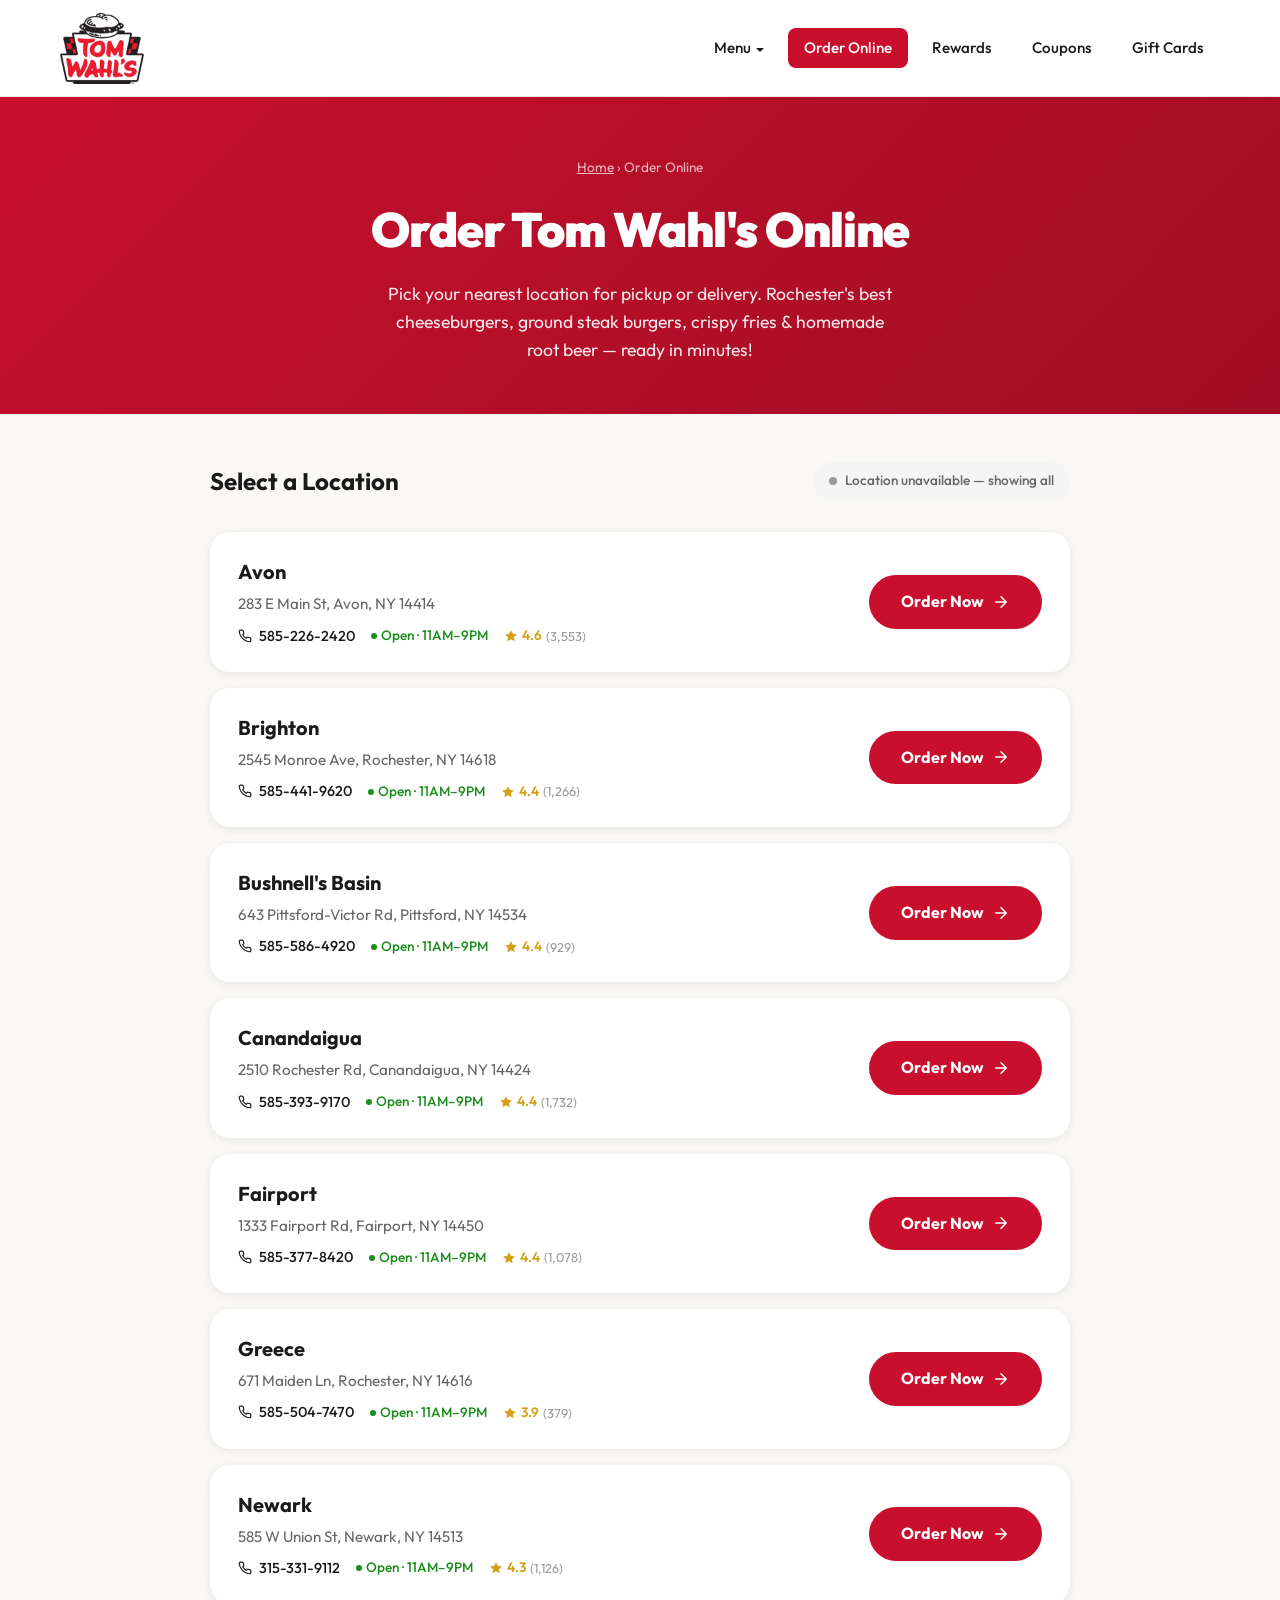
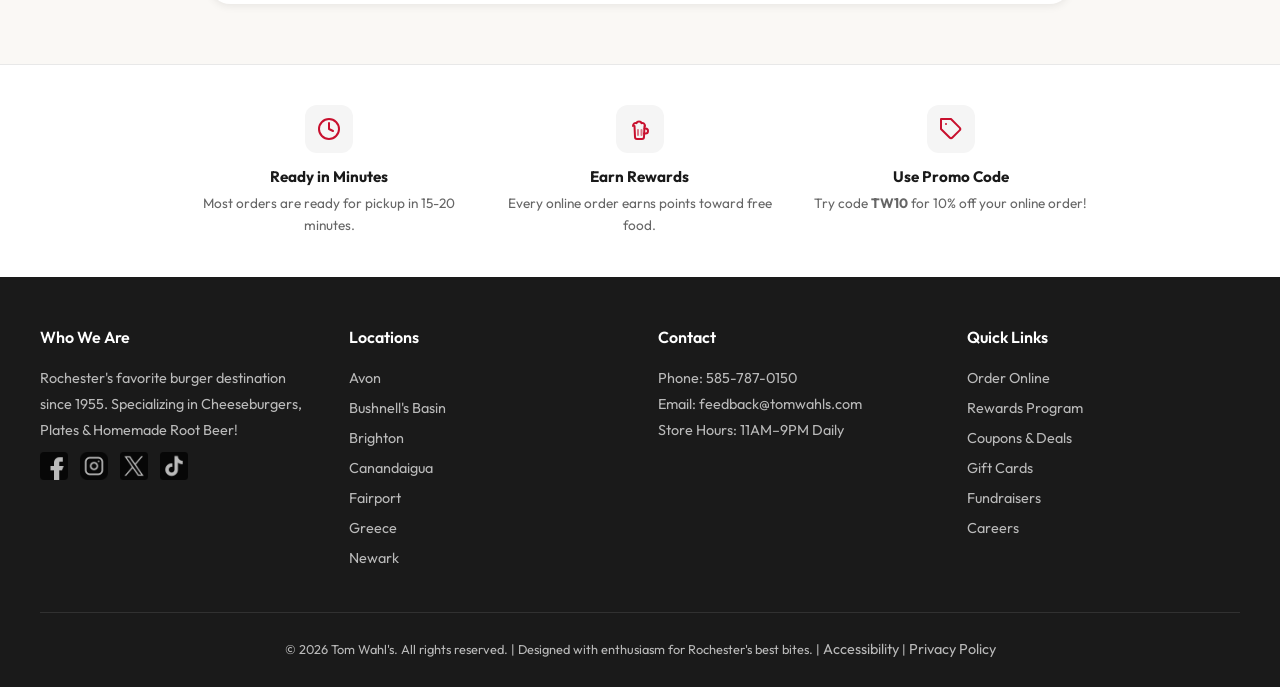
<file: locations.html>
<!DOCTYPE html>
<html lang="en">
<head>
    <meta charset="UTF-8">
    <meta name="viewport" content="width=device-width, initial-scale=1.0">

    <!-- Google tag (gtag.js) -->
    <script async src="https://www.googletagmanager.com/gtag/js?id=G-XXXXXXXXXX"></script>
    <script>
        window.dataLayer = window.dataLayer || [];
        function gtag(){dataLayer.push(arguments);}
        gtag('js', new Date());
        gtag('config', 'G-XXXXXXXXXX');
    </script>
    <title>Locations | Find a Tom Wahl's Near You | Rochester, NY</title>
    <meta name="description" content="Find all 7 Tom Wahl's locations across the Rochester, NY area. Avon, Brighton, Bushnell's Basin, Canandaigua, Fairport, Greece, and Newark. Hours, addresses, and directions.">
    <meta name="keywords" content="Tom Wahl's locations, Tom Wahls near me, Rochester burger restaurants, Tom Wahls address, Tom Wahls hours, Western New York burger restaurant locations">
    <link rel="canonical" href="https://mmcke4.github.io/locations.html">
    <link rel="icon" type="image/x-icon" href="/assets/favicon_io/favicon.ico">
    <meta name="robots" content="index, follow">

    <!-- Open Graph -->
    <meta property="og:type" content="website">
    <meta property="og:title" content="Tom Wahl's Locations — 7 Rochester-Area Restaurants">
    <meta property="og:description" content="Find your nearest Tom Wahl's. 7 locations across Western New York — Avon, Brighton, Bushnell's Basin, Canandaigua, Fairport, Greece, and Newark.">
    <meta property="og:url" content="https://mmcke4.github.io/locations.html">
    <meta property="og:image" content="https://mmcke4.github.io/assets/tomwahlslogo.png">
    <meta property="og:site_name" content="Tom Wahl's">
    <meta property="og:locale" content="en_US">

    <!-- Twitter Card -->
    <meta name="twitter:card" content="summary_large_image">
    <meta name="twitter:title" content="Tom Wahl's — 7 Locations Across Rochester, NY">
    <meta name="twitter:description" content="Find your nearest Tom Wahl's. Hours, addresses, and directions for all 7 Western New York locations.">
    <meta name="twitter:image" content="https://mmcke4.github.io/assets/tomwahlslogo.png">

    <!-- Structured Data: Restaurant Locations -->
    <script type="application/ld+json">
    {
        "@context": "https://schema.org",
        "@type": "ItemList",
        "name": "Tom Wahl's Locations",
        "description": "All 7 Tom Wahl's restaurant locations across Western New York",
        "numberOfItems": 7,
        "itemListElement": [
            {
                "@type": "ListItem",
                "position": 1,
                "item": {
                    "@type": "Restaurant",
                    "name": "Tom Wahl's Avon",
                    "image": "https://mmcke4.github.io/assets/tomwahlslogo.png",
                    "address": {"@type": "PostalAddress", "streetAddress": "283 E Main St", "addressLocality": "Avon", "addressRegion": "NY", "postalCode": "14414", "addressCountry": "US"},
                    "geo": {"@type": "GeoCoordinates", "latitude": 42.9097, "longitude": -77.7323},
                    "telephone": "+1-585-226-2420",
                    "servesCuisine": ["American", "Burgers", "Fast Food"],
                    "priceRange": "$",
                    "aggregateRating": {"@type": "AggregateRating", "ratingValue": "4.6", "reviewCount": "3553"},
                    "openingHoursSpecification": [{"@type": "OpeningHoursSpecification", "dayOfWeek": ["Monday","Tuesday","Wednesday","Thursday","Friday","Saturday","Sunday"], "opens": "11:00", "closes": "21:00"}],
                    "sameAs": "https://www.google.com/maps/place/?q=place_id:ChIJfeUhN6VE0YkRwbghSiNMf-U",
                    "hasMenu": "https://tomwahls.orderexperience.net/tomwahlsavon/menu"
                }
            },
            {
                "@type": "ListItem",
                "position": 2,
                "item": {
                    "@type": "Restaurant",
                    "name": "Tom Wahl's Brighton",
                    "image": "https://mmcke4.github.io/assets/tomwahlslogo.png",
                    "address": {"@type": "PostalAddress", "streetAddress": "2545 Monroe Ave", "addressLocality": "Rochester", "addressRegion": "NY", "postalCode": "14618", "addressCountry": "US"},
                    "geo": {"@type": "GeoCoordinates", "latitude": 43.1174, "longitude": -77.5553},
                    "telephone": "+1-585-441-9620",
                    "servesCuisine": ["American", "Burgers", "Fast Food"],
                    "priceRange": "$",
                    "aggregateRating": {"@type": "AggregateRating", "ratingValue": "4.4", "reviewCount": "1266"},
                    "openingHoursSpecification": [{"@type": "OpeningHoursSpecification", "dayOfWeek": ["Monday","Tuesday","Wednesday","Thursday","Friday","Saturday","Sunday"], "opens": "11:00", "closes": "21:00"}],
                    "sameAs": "https://www.google.com/maps/place/?q=place_id:ChIJZSAYxa7K1okR6SFysaZu4lY",
                    "hasMenu": "https://tomwahls.orderexperience.net/tomwahlsbrighton/menu"
                }
            },
            {
                "@type": "ListItem",
                "position": 3,
                "item": {
                    "@type": "Restaurant",
                    "name": "Tom Wahl's Bushnell's Basin",
                    "image": "https://mmcke4.github.io/assets/tomwahlslogo.png",
                    "address": {"@type": "PostalAddress", "streetAddress": "643 Pittsford-Victor Rd", "addressLocality": "Pittsford", "addressRegion": "NY", "postalCode": "14534", "addressCountry": "US"},
                    "geo": {"@type": "GeoCoordinates", "latitude": 43.0613, "longitude": -77.4780},
                    "telephone": "+1-585-586-4920",
                    "servesCuisine": ["American", "Burgers", "Fast Food"],
                    "priceRange": "$",
                    "aggregateRating": {"@type": "AggregateRating", "ratingValue": "4.4", "reviewCount": "929"},
                    "openingHoursSpecification": [{"@type": "OpeningHoursSpecification", "dayOfWeek": ["Monday","Tuesday","Wednesday","Thursday","Friday","Saturday","Sunday"], "opens": "11:00", "closes": "21:00"}],
                    "sameAs": "https://www.google.com/maps/place/?q=place_id:ChIJ40rcrX000YkRjidZhLYdxtg",
                    "hasMenu": "https://tomwahls.orderexperience.net/tomwahlsbushnellsbasin/menu"
                }
            },
            {
                "@type": "ListItem",
                "position": 4,
                "item": {
                    "@type": "Restaurant",
                    "name": "Tom Wahl's Canandaigua",
                    "image": "https://mmcke4.github.io/assets/tomwahlslogo.png",
                    "address": {"@type": "PostalAddress", "streetAddress": "2510 Rochester Rd", "addressLocality": "Canandaigua", "addressRegion": "NY", "postalCode": "14424", "addressCountry": "US"},
                    "geo": {"@type": "GeoCoordinates", "latitude": 42.9093, "longitude": -77.2987},
                    "telephone": "+1-585-393-9170",
                    "servesCuisine": ["American", "Burgers", "Fast Food"],
                    "priceRange": "$",
                    "aggregateRating": {"@type": "AggregateRating", "ratingValue": "4.4", "reviewCount": "1732"},
                    "openingHoursSpecification": [{"@type": "OpeningHoursSpecification", "dayOfWeek": ["Monday","Tuesday","Wednesday","Thursday","Friday","Saturday","Sunday"], "opens": "11:00", "closes": "21:00"}],
                    "sameAs": "https://www.google.com/maps/place/?q=place_id:ChIJEUVku8Il0YkRqqsrKuX-CaQ",
                    "hasMenu": "https://tomwahls.orderexperience.net/tomwahlscanandaigua/menu"
                }
            },
            {
                "@type": "ListItem",
                "position": 5,
                "item": {
                    "@type": "Restaurant",
                    "name": "Tom Wahl's Fairport",
                    "image": "https://mmcke4.github.io/assets/tomwahlslogo.png",
                    "address": {"@type": "PostalAddress", "streetAddress": "1333 Fairport Rd", "addressLocality": "Fairport", "addressRegion": "NY", "postalCode": "14450", "addressCountry": "US"},
                    "geo": {"@type": "GeoCoordinates", "latitude": 43.1007, "longitude": -77.4609},
                    "telephone": "+1-585-377-8420",
                    "servesCuisine": ["American", "Burgers", "Fast Food"],
                    "priceRange": "$",
                    "aggregateRating": {"@type": "AggregateRating", "ratingValue": "4.4", "reviewCount": "1078"},
                    "openingHoursSpecification": [{"@type": "OpeningHoursSpecification", "dayOfWeek": ["Monday","Tuesday","Wednesday","Thursday","Friday","Saturday","Sunday"], "opens": "11:00", "closes": "21:00"}],
                    "sameAs": "https://www.google.com/maps/place/?q=place_id:ChIJ_8sNLa3M1okR8yNd933sq9k",
                    "hasMenu": "https://tomwahls.orderexperience.net/tomwahlsfairport/menu"
                }
            },
            {
                "@type": "ListItem",
                "position": 6,
                "item": {
                    "@type": "Restaurant",
                    "name": "Tom Wahl's Greece",
                    "image": "https://mmcke4.github.io/assets/tomwahlslogo.png",
                    "address": {"@type": "PostalAddress", "streetAddress": "671 Maiden Ln", "addressLocality": "Rochester", "addressRegion": "NY", "postalCode": "14616", "addressCountry": "US"},
                    "geo": {"@type": "GeoCoordinates", "latitude": 43.2234, "longitude": -77.6602},
                    "telephone": "+1-585-504-7470",
                    "servesCuisine": ["American", "Burgers", "Fast Food"],
                    "priceRange": "$",
                    "aggregateRating": {"@type": "AggregateRating", "ratingValue": "3.9", "reviewCount": "379"},
                    "openingHoursSpecification": [{"@type": "OpeningHoursSpecification", "dayOfWeek": ["Monday","Tuesday","Wednesday","Thursday","Friday","Saturday","Sunday"], "opens": "11:00", "closes": "21:00"}],
                    "sameAs": "https://www.google.com/maps/place/?q=place_id:ChIJ-WBYjVWx1okRhOUwLPdv614",
                    "hasMenu": "https://tomwahls.orderexperience.net/tomwahlsgreece/menu"
                }
            },
            {
                "@type": "ListItem",
                "position": 7,
                "item": {
                    "@type": "Restaurant",
                    "name": "Tom Wahl's Newark",
                    "image": "https://mmcke4.github.io/assets/tomwahlslogo.png",
                    "address": {"@type": "PostalAddress", "streetAddress": "585 W Union St", "addressLocality": "Newark", "addressRegion": "NY", "postalCode": "14513", "addressCountry": "US"},
                    "geo": {"@type": "GeoCoordinates", "latitude": 43.0471, "longitude": -77.1115},
                    "telephone": "+1-315-331-9112",
                    "servesCuisine": ["American", "Burgers", "Fast Food"],
                    "priceRange": "$",
                    "aggregateRating": {"@type": "AggregateRating", "ratingValue": "4.3", "reviewCount": "1126"},
                    "openingHoursSpecification": [{"@type": "OpeningHoursSpecification", "dayOfWeek": ["Monday","Tuesday","Wednesday","Thursday","Friday","Saturday","Sunday"], "opens": "11:00", "closes": "21:00"}],
                    "sameAs": "https://www.google.com/maps/place/?q=place_id:ChIJ1UsPa6TU0IkR6sTeoPWJ8pI",
                    "hasMenu": "https://tomwahls.orderexperience.net/tomwahlsnewark/menu"
                }
            }
        ]
    }
    </script>

    <!-- Breadcrumb Structured Data -->
    <script type="application/ld+json">
    {
        "@context": "https://schema.org",
        "@type": "BreadcrumbList",
        "itemListElement": [
            {"@type": "ListItem", "position": 1, "name": "Home", "item": "https://mmcke4.github.io/"},
            {"@type": "ListItem", "position": 2, "name": "Locations", "item": "https://mmcke4.github.io/locations.html"}
        ]
    }
    </script>

    <link rel="preconnect" href="https://fonts.googleapis.com">
    <link href="https://fonts.googleapis.com/css2?family=Outfit:wght@400;500;600;700;800&display=swap" rel="stylesheet">
    <link rel="stylesheet" href="/assets/shared-styles.css">
    <style>
        /* ── LOCATION FINDER ── */
        .finder-section { max-width: 900px; margin: 0 auto; padding: 48px 20px 60px; }
        .finder-header { display: flex; align-items: center; justify-content: space-between; flex-wrap: wrap; gap: 16px; margin-bottom: 32px; }
        .finder-header h2 { font-size: 1.5rem; font-weight: 700; }
        .geo-status {
            display: inline-flex; align-items: center; gap: 8px;
            padding: 8px 16px; border-radius: 50px;
            font-size: 0.85rem; font-weight: 500;
            background: var(--gray-100); color: var(--gray-600);
            transition: all 0.3s;
        }
        .geo-status.active { background: #e6f4e6; color: var(--green); }
        .geo-status .dot {
            width: 8px; height: 8px; border-radius: 50%;
            background: var(--gray-400);
        }
        .geo-status.active .dot { background: var(--green); animation: pulse 2s infinite; }
        @keyframes pulse {
            0%, 100% { opacity: 1; }
            50% { opacity: 0.4; }
        }

        .location-list { display: flex; flex-direction: column; gap: 16px; }

        .location-card {
            background: var(--white);
            border-radius: var(--radius-lg);
            box-shadow: var(--shadow-sm);
            overflow: hidden;
            transition: transform 0.25s ease, box-shadow 0.25s ease;
            display: grid;
            grid-template-columns: 1fr auto;
            align-items: center;
        }
        .location-card:hover { transform: translateY(-2px); box-shadow: var(--shadow-md); }

        .location-info { padding: 24px 28px; }
        .location-name {
            font-size: 1.25rem;
            font-weight: 700;
            margin-bottom: 4px;
            display: flex;
            align-items: center;
            gap: 10px;
        }
        .distance-badge {
            font-size: 0.75rem;
            font-weight: 600;
            background: var(--gray-100);
            color: var(--gray-600);
            padding: 3px 10px;
            border-radius: 50px;
            white-space: nowrap;
        }
        .location-address { color: var(--gray-600); font-size: 0.95rem; margin-bottom: 8px; }
        .location-meta { display: flex; align-items: center; gap: 16px; flex-wrap: wrap; }
        .location-phone { font-size: 0.9rem; color: var(--dark); font-weight: 500; }
        .location-phone svg { width: 14px; height: 14px; vertical-align: -2px; margin-right: 4px; }
        .location-hours { font-size: 0.85rem; color: var(--green); font-weight: 500; display: flex; align-items: center; gap: 4px; }
        .location-hours .dot { width: 6px; height: 6px; border-radius: 50%; background: var(--green); }
        .location-hours.closed { color: var(--red); }
        .location-hours.closed .dot { background: var(--red); }

        .location-rating { display: inline-flex; align-items: center; gap: 4px; font-size: 0.85rem; font-weight: 600; color: #d4a017; }
        .location-rating svg { width: 14px; height: 14px; fill: #d4a017; }
        .location-rating span.count { font-weight: 400; color: var(--gray-400); font-size: 0.8rem; }

        .location-action { padding: 24px 28px; text-align: center; }
        .btn-order {
            display: inline-flex; align-items: center; gap: 8px;
            padding: 14px 32px;
            background: var(--red); color: var(--white);
            border-radius: 50px;
            font-weight: 700; font-size: 1rem;
            transition: background 0.2s;
            white-space: nowrap;
        }
        .btn-order:hover { background: var(--red-dark); }
        .btn-order svg { width: 18px; height: 18px; }

        @media (max-width: 600px) {
            .location-card { grid-template-columns: 1fr; }
            .location-action { padding: 0 24px 20px; text-align: left; }
            .btn-order { width: 100%; justify-content: center; }
        }

        /* ── TIPS STRIP ── */
        .tips-strip {
            background: var(--white);
            border-top: 1px solid var(--gray-200);
            padding: 40px 20px;
        }
        .tips-inner {
            max-width: 900px;
            margin: 0 auto;
            display: grid;
            grid-template-columns: repeat(auto-fit, minmax(200px, 1fr));
            gap: 32px;
            text-align: center;
        }
        .tip-item .tip-icon {
            width: 48px; height: 48px;
            background: var(--gray-100);
            border-radius: 12px;
            display: flex; align-items: center; justify-content: center;
            margin: 0 auto 12px;
        }
        .tip-item .tip-icon svg { width: 24px; height: 24px; color: var(--red); }
        .tip-item h4 { font-size: 0.95rem; font-weight: 700; margin-bottom: 4px; }
        .tip-item p { font-size: 0.85rem; color: var(--gray-600); }

        @media(max-width:600px){
            .finder-section{padding:32px 20px 40px}
            .finder-header h2{font-size:1.2rem}
            .location-name{font-size:1.1rem}
            .location-address{font-size:.88rem}
            .location-meta{gap:12px}
            .location-phone,.location-hours{font-size:.82rem}
        }
    </style>
</head>
<body>

<!-- NAV -->
<nav class="nav">
    <div class="nav-inner">
        <a href="/index.html" class="nav-logo">
            <img src="/assets/tomwahlslogo.webp" width="252" height="216" alt="Tom Wahl's Logo">
        </a>
        <div class="nav-links">
            <div class="nav-dropdown">
                <a>Menu</a>
                <div class="nav-dropdown-menu">
                    <a href="https://tomwahls.orderexperience.net/62602331214add22d5341ca5/menu" target="_blank" rel="noopener">View Full Menu</a>
                    <a href="/assets/menus/Gluten_Free_Menu.pdf" target="_blank" rel="noopener">Gluten Free Menu</a>
                    <a href="/assets/menus/Nutritional_Information.pdf" target="_blank" rel="noopener">Nutritional Info</a>
                    <a href="/assets/menus/Allergen_Sheet.pdf" target="_blank" rel="noopener">Allergy Info</a>
                </div>
            </div>
            <a href="/order-online.html" class="active">Order Online</a>
            <a href="/rewards.html">Rewards</a>
            <a href="/coupons.html">Coupons</a>
            <a href="/gift-cards.html">Gift Cards</a>
        </div>
        <button class="hamburger" onclick="document.querySelector('.mobile-menu').classList.toggle('open')" aria-label="Toggle menu">
            <span></span><span></span><span></span>
        </button>
    </div>
    <div class="mobile-menu">
        <a class="mobile-menu-toggle" onclick="this.classList.toggle('open');this.nextElementSibling.classList.toggle('open')">Menu</a>
        <div class="mobile-menu-sub">
            <a href="https://tomwahls.orderexperience.net/62602331214add22d5341ca5/menu" target="_blank" rel="noopener">View Full Menu</a>
            <a href="/assets/menus/Gluten_Free_Menu.pdf" target="_blank" rel="noopener">Gluten Free Menu</a>
            <a href="/assets/menus/Nutritional_Information.pdf" target="_blank" rel="noopener">Nutritional Info</a>
            <a href="/assets/menus/Allergen_Sheet.pdf" target="_blank" rel="noopener">Allergy Info</a>
        </div>
        <a href="/order-online.html" class="active">Order Online</a>
        <a href="/rewards.html">Rewards</a>
        <a href="/coupons.html">Coupons</a>
        <a href="/fundraiser.html">Host a Fundraiser</a>
        <a href="/gift-cards.html">Gift Cards</a>
        <a href="https://tomwahls.myguestaccount.com/guest/nologin/account-balance">Check Gift Card Balance</a>
    </div>
</nav>

<!-- HERO -->
<header class="page-hero">
    <nav aria-label="Breadcrumb" style="margin-bottom:12px;font-size:0.85rem;opacity:0.7;">
        <a href="https://mmcke4.github.io/" style="color:white;text-decoration:underline;">Home</a> &rsaquo; Order Online
    </nav>
    <h1>Order Tom Wahl's Online</h1>
    <p>Pick your nearest location for pickup or delivery. Rochester's best cheeseburgers, ground steak burgers, crispy fries & homemade root beer — ready in minutes!</p>
</header>

<!-- LOCATION FINDER -->
<section class="finder-section">
    <div class="finder-header">
        <h2>Select a Location</h2>
        <div class="geo-status" id="geoStatus">
            <span class="dot"></span>
            <span id="geoText">Finding your location...</span>
        </div>
    </div>
    <div class="location-list" id="locationList">
        <!-- Populated by JS -->
    </div>
</section>

<!-- TIPS -->
<section class="tips-strip">
    <div class="tips-inner">
        <div class="tip-item">
            <div class="tip-icon">
                <svg aria-hidden="true" focusable="false" viewBox="0 0 24 24" fill="none" stroke="currentColor" stroke-width="2"><circle cx="12" cy="12" r="10"/><path d="M12 6v6l4 2"/></svg>
            </div>
            <h4>Ready in Minutes</h4>
            <p>Most orders are ready for pickup in 15-20 minutes.</p>
        </div>
        <div class="tip-item">
            <div class="tip-icon">
                <svg aria-hidden="true" focusable="false" viewBox="0 0 24 24" fill="none" stroke="currentColor" stroke-width="2" stroke-linecap="round" stroke-linejoin="round"><path d="M6.5 9 7 20a2 2 0 0 0 2 2h5a2 2 0 0 0 2-2l.5-11"/><path d="M16.5 11.5h1a2.5 2.5 0 0 1 0 5h-1.4"/><path d="M5 9c0-2.2 1.8-3.5 3.5-2.8C9 4 13 4 13.5 6.2 15.2 5.5 17 6.8 17 9"/><path d="M10 13v5M13.5 13v5" opacity=".55"/></svg>
            </div>
            <h4>Earn Rewards</h4>
            <p>Every online order earns points toward free food.</p>
        </div>
        <div class="tip-item">
            <div class="tip-icon">
                <svg aria-hidden="true" focusable="false" viewBox="0 0 24 24" fill="none" stroke="currentColor" stroke-width="2"><path d="M20.59 13.41l-7.17 7.17a2 2 0 01-2.83 0L2 12V2h10l8.59 8.59a2 2 0 010 2.82z"/><line x1="7" y1="7" x2="7.01" y2="7"/></svg>
            </div>
            <h4>Use Promo Code</h4>
            <p>Try code <strong>TW10</strong> for 10% off your online order!</p>
        </div>
    </div>
</section>

<!-- FOOTER -->
<footer class="footer">
    <div class="footer-inner">
        <div>
            <h4>Who We Are</h4>
            <p>Rochester's favorite burger destination since 1955. Specializing in Cheeseburgers, Plates & Homemade Root Beer!</p>
            <div class="social-icons">
                <a href="https://facebook.com/tomwahls"><img src="/assets/facebook.webp" alt="Facebook" width="512" height="512" loading="lazy" decoding="async"></a>
                <a href="https://instagram.com/tomwahls"><img src="/assets/instagram.webp" alt="Instagram" width="512" height="512" loading="lazy" decoding="async"></a>
                <a href="https://twitter.com/tomwahls"><img src="/assets/twitter.webp" alt="Twitter" width="512" height="512" loading="lazy" decoding="async"></a>
                <a href="https://tiktok.com/@tomwahls"><img src="/assets/tiktok.webp" alt="TikTok" width="512" height="512" loading="lazy" decoding="async"></a>
            </div>
        </div>
        <div>
            <h4>Locations</h4>
            <ul class="footer-links">
                <li><a href="/locations.html#avon">Avon</a></li>
                <li><a href="/locations.html#basin">Bushnell's Basin</a></li>
                <li><a href="/locations.html#brighton">Brighton</a></li>
                <li><a href="/locations.html#canandaigua">Canandaigua</a></li>
                <li><a href="/locations.html#fairport">Fairport</a></li>
                <li><a href="/locations.html#greece">Greece</a></li>
                <li><a href="/locations.html#newark">Newark</a></li>
            </ul>
        </div>
        <div>
            <h4>Contact</h4>
            <p>Phone: <a href="tel:585-787-0150">585-787-0150</a></p>
            <p>Email: <a href="mailto:feedback@tomwahls.com">feedback@tomwahls.com</a></p>
            <p>Store Hours: 11AM–9PM Daily</p>
        </div>
        <div>
            <h4>Quick Links</h4>
            <ul class="footer-links">
                <li><a href="/order-online.html">Order Online</a></li>
                <li><a href="/rewards.html">Rewards Program</a></li>
                <li><a href="/coupons.html">Coupons &amp; Deals</a></li>
                <li><a href="/gift-cards.html">Gift Cards</a></li>
                <li><a href="/fundraiser.html">Fundraisers</a></li>
                <li><a href="/careers.html">Careers</a></li>
            </ul>
        </div>
    </div>
    <div class="footer-bottom">
        &copy; 2026 Tom Wahl's. All rights reserved. | Designed with enthusiasm for Rochester's best bites. | <a href="/accessibility.html">Accessibility</a> | <a href="/privacy.html">Privacy Policy</a>
    </div>
</footer>

    <!-- Sienna Accessibility Widget -->
    <script src="https://website-widgets.pages.dev/dist/sienna.min.js" defer></script>
    <!-- Hours JS -->
    <script src="/assets/scripts/locations-data.js"></script>
    <script>twRenderFooterHours('footerHours');</script>

<script>
const locations = [
    {
        name: "Avon", address: "283 E Main St, Avon, NY 14414", phone: "585-226-2420",
        lat: 42.9097, lng: -77.7323, rating: 4.6, reviews: 3553,
        url: "https://order.myguestaccount.com/menu/tomwahlsavon#value-meals",
        placeId: "ChIJfeUhN6VE0YkRwbghSiNMf-U",
        hours: { mon:"11AM–9PM", tue:"11AM–9PM", wed:"11AM–9PM", thu:"11AM–9PM", fri:"11AM–9PM", sat:"11AM–9PM", sun:"11AM–9PM" }
    },
    {
        name: "Brighton", address: "2545 Monroe Ave, Rochester, NY 14618", phone: "585-441-9620",
        lat: 43.1174, lng: -77.5553, rating: 4.4, reviews: 1266,
        url: "https://order.myguestaccount.com/menu/tomwahlsbrighton#value-meals",
        placeId: "ChIJZSAYxa7K1okR6SFysaZu4lY",
        hours: { mon:"11AM–9PM", tue:"11AM–9PM", wed:"11AM–9PM", thu:"11AM–9PM", fri:"11AM–9PM", sat:"11AM–9PM", sun:"11AM–9PM" }
    },
    {
        name: "Bushnell's Basin", address: "643 Pittsford-Victor Rd, Pittsford, NY 14534", phone: "585-586-4920",
        lat: 43.0613, lng: -77.4780, rating: 4.4, reviews: 929,
        url: "https://order.myguestaccount.com/menu/tomwahlsbushnellsbasin#value-meals",
        placeId: "ChIJ40rcrX000YkRjidZhLYdxtg",
        hours: { mon:"11AM–9PM", tue:"11AM–9PM", wed:"11AM–9PM", thu:"11AM–9PM", fri:"11AM–9PM", sat:"11AM–9PM", sun:"11AM–9PM" }
    },
    {
        name: "Canandaigua", address: "2510 Rochester Rd, Canandaigua, NY 14424", phone: "585-393-9170",
        lat: 42.9093, lng: -77.2987, rating: 4.4, reviews: 1732,
        url: "https://order.myguestaccount.com/menu/tomwahlscanandaigua#value-meals",
        placeId: "ChIJEUVku8Il0YkRqqsrKuX-CaQ",
        hours: { mon:"11AM–9PM", tue:"11AM–9PM", wed:"11AM–9PM", thu:"11AM–9PM", fri:"11AM–9PM", sat:"11AM–9PM", sun:"11AM–9PM" }
    },
    {
        name: "Fairport", address: "1333 Fairport Rd, Fairport, NY 14450", phone: "585-377-8420",
        lat: 43.1007, lng: -77.4609, rating: 4.4, reviews: 1078,
        url: "https://order.myguestaccount.com/menu/tomwahlsfairport#value-meals",
        placeId: "ChIJ_8sNLa3M1okR8yNd933sq9k",
        hours: { mon:"11AM–9PM", tue:"11AM–9PM", wed:"11AM–9PM", thu:"11AM–9PM", fri:"11AM–9PM", sat:"11AM–9PM", sun:"11AM–9PM" }
    },
    {
        name: "Greece", address: "671 Maiden Ln, Rochester, NY 14616", phone: "585-504-7470",
        lat: 43.2234, lng: -77.6602, rating: 3.9, reviews: 379,
        url: "https://order.myguestaccount.com/menu/tomwahlsgreece#value-meals",
        placeId: "ChIJ-WBYjVWx1okRhOUwLPdv614",
        hours: { mon:"11AM–9PM", tue:"11AM–9PM", wed:"11AM–9PM", thu:"11AM–9PM", fri:"11AM–9PM", sat:"11AM–9PM", sun:"11AM–9PM" }
    },
    {
        name: "Newark", address: "585 W Union St, Newark, NY 14513", phone: "315-331-9112",
        lat: 43.0471, lng: -77.1115, rating: 4.3, reviews: 1126,
        url: "https://order.myguestaccount.com/menu/tomwahlsnewark#value-meals",
        placeId: "ChIJ1UsPa6TU0IkR6sTeoPWJ8pI",
        hours: { mon:"11AM–9PM", tue:"11AM–9PM", wed:"11AM–9PM", thu:"11AM–9PM", fri:"11AM–9PM", sat:"11AM–9PM", sun:"11AM–9PM" }
    }
];

function haversine(lat1, lon1, lat2, lon2) {
    const R = 3959; // miles
    const dLat = (lat2 - lat1) * Math.PI / 180;
    const dLon = (lon2 - lon1) * Math.PI / 180;
    const a = Math.sin(dLat/2)**2 + Math.cos(lat1*Math.PI/180) * Math.cos(lat2*Math.PI/180) * Math.sin(dLon/2)**2;
    return R * 2 * Math.atan2(Math.sqrt(a), Math.sqrt(1 - a));
}

function getLocationStatus(loc) {
    const days = ['sun','mon','tue','wed','thu','fri','sat'];
    const now = new Date();
    const dayKey = days[now.getDay()];
    const hoursStr = loc.hours[dayKey];
    if (!hoursStr || hoursStr.toLowerCase() === 'closed') return { isOpen: false, text: 'Closed today' };

    const match = hoursStr.match(/(\d{1,2})(AM|PM)\s*[–-]\s*(\d{1,2})(AM|PM)/i);
    if (!match) return { isOpen: true, text: hoursStr };

    let openH = parseInt(match[1]); const openP = match[2].toUpperCase();
    let closeH = parseInt(match[3]); const closeP = match[4].toUpperCase();
    if (openP === 'PM' && openH !== 12) openH += 12;
    if (openP === 'AM' && openH === 12) openH = 0;
    if (closeP === 'PM' && closeH !== 12) closeH += 12;
    if (closeP === 'AM' && closeH === 12) closeH = 0;

    const currentH = now.getHours();
    const isOpen = currentH >= openH && currentH < closeH;
    return { isOpen, text: isOpen ? `Open · ${hoursStr}` : `Closed · Opens ${hoursStr.split('–')[0].trim()}` };
}

function renderLocations(sorted) {
    const list = document.getElementById('locationList');
    list.innerHTML = sorted.map(loc => {
        const status = getLocationStatus(loc);
        const stars = '★'.repeat(Math.floor(loc.rating)) + (loc.rating % 1 >= 0.3 ? '½' : '');
        return `
        <div class="location-card">
            <div class="location-info">
                <div class="location-name">
                    ${loc.name}
                    ${loc.distance != null ? `<span class="distance-badge">${loc.distance.toFixed(1)} mi away</span>` : ''}
                </div>
                <div class="location-address">${loc.address}</div>
                <div class="location-meta">
                    <a href="tel:${loc.phone.replace(/-/g,'')}" class="location-phone">
                        <svg aria-hidden="true" focusable="false" viewBox="0 0 24 24" fill="none" stroke="currentColor" stroke-width="2"><path d="M22 16.92v3a2 2 0 01-2.18 2 19.79 19.79 0 01-8.63-3.07 19.5 19.5 0 01-6-6 19.79 19.79 0 01-3.07-8.67A2 2 0 014.11 2h3a2 2 0 012 1.72c.127.96.361 1.903.7 2.81a2 2 0 01-.45 2.11L8.09 9.91a16 16 0 006 6l1.27-1.27a2 2 0 012.11-.45c.907.339 1.85.573 2.81.7A2 2 0 0122 16.92z"/></svg>
                        ${loc.phone}
                    </a>
                    <div class="location-hours ${status.isOpen ? '' : 'closed'}"><span class="dot"></span> ${status.text}</div>
                    <div class="location-rating">
                        <svg aria-hidden="true" focusable="false" viewBox="0 0 24 24" fill="currentColor"><path d="M12 2l3.09 6.26L22 9.27l-5 4.87 1.18 6.88L12 17.77l-6.18 3.25L7 14.14 2 9.27l6.91-1.01L12 2z"/></svg>
                        ${loc.rating}
                        <span class="count">(${loc.reviews.toLocaleString()})</span>
                    </div>
                </div>
            </div>
            <div class="location-action">
                <a href="${loc.url}" class="btn-order" target="_blank" rel="noopener">
                    Order Now
                    <svg aria-hidden="true" focusable="false" viewBox="0 0 24 24" fill="none" stroke="currentColor" stroke-width="2"><path d="M5 12h14M12 5l7 7-7 7"/></svg>
                </a>
            </div>
        </div>
    `}).join('');
}

// Initial render (alphabetical)
renderLocations(locations);

// Attempt geolocation
const statusEl = document.getElementById('geoStatus');
const textEl = document.getElementById('geoText');

if ('geolocation' in navigator) {
    navigator.geolocation.getCurrentPosition(
        (pos) => {
            const { latitude, longitude } = pos.coords;
            locations.forEach(loc => {
                loc.distance = haversine(latitude, longitude, loc.lat, loc.lng);
            });
            locations.sort((a, b) => a.distance - b.distance);
            renderLocations(locations);
            statusEl.classList.add('active');
            textEl.textContent = 'Sorted by nearest';
        },
        () => {
            textEl.textContent = 'Location unavailable — showing all';
        },
        { enableHighAccuracy: false, timeout: 8000 }
    );
} else {
    textEl.textContent = 'Showing all locations';
}
</script>

</body>
</html>
</file>
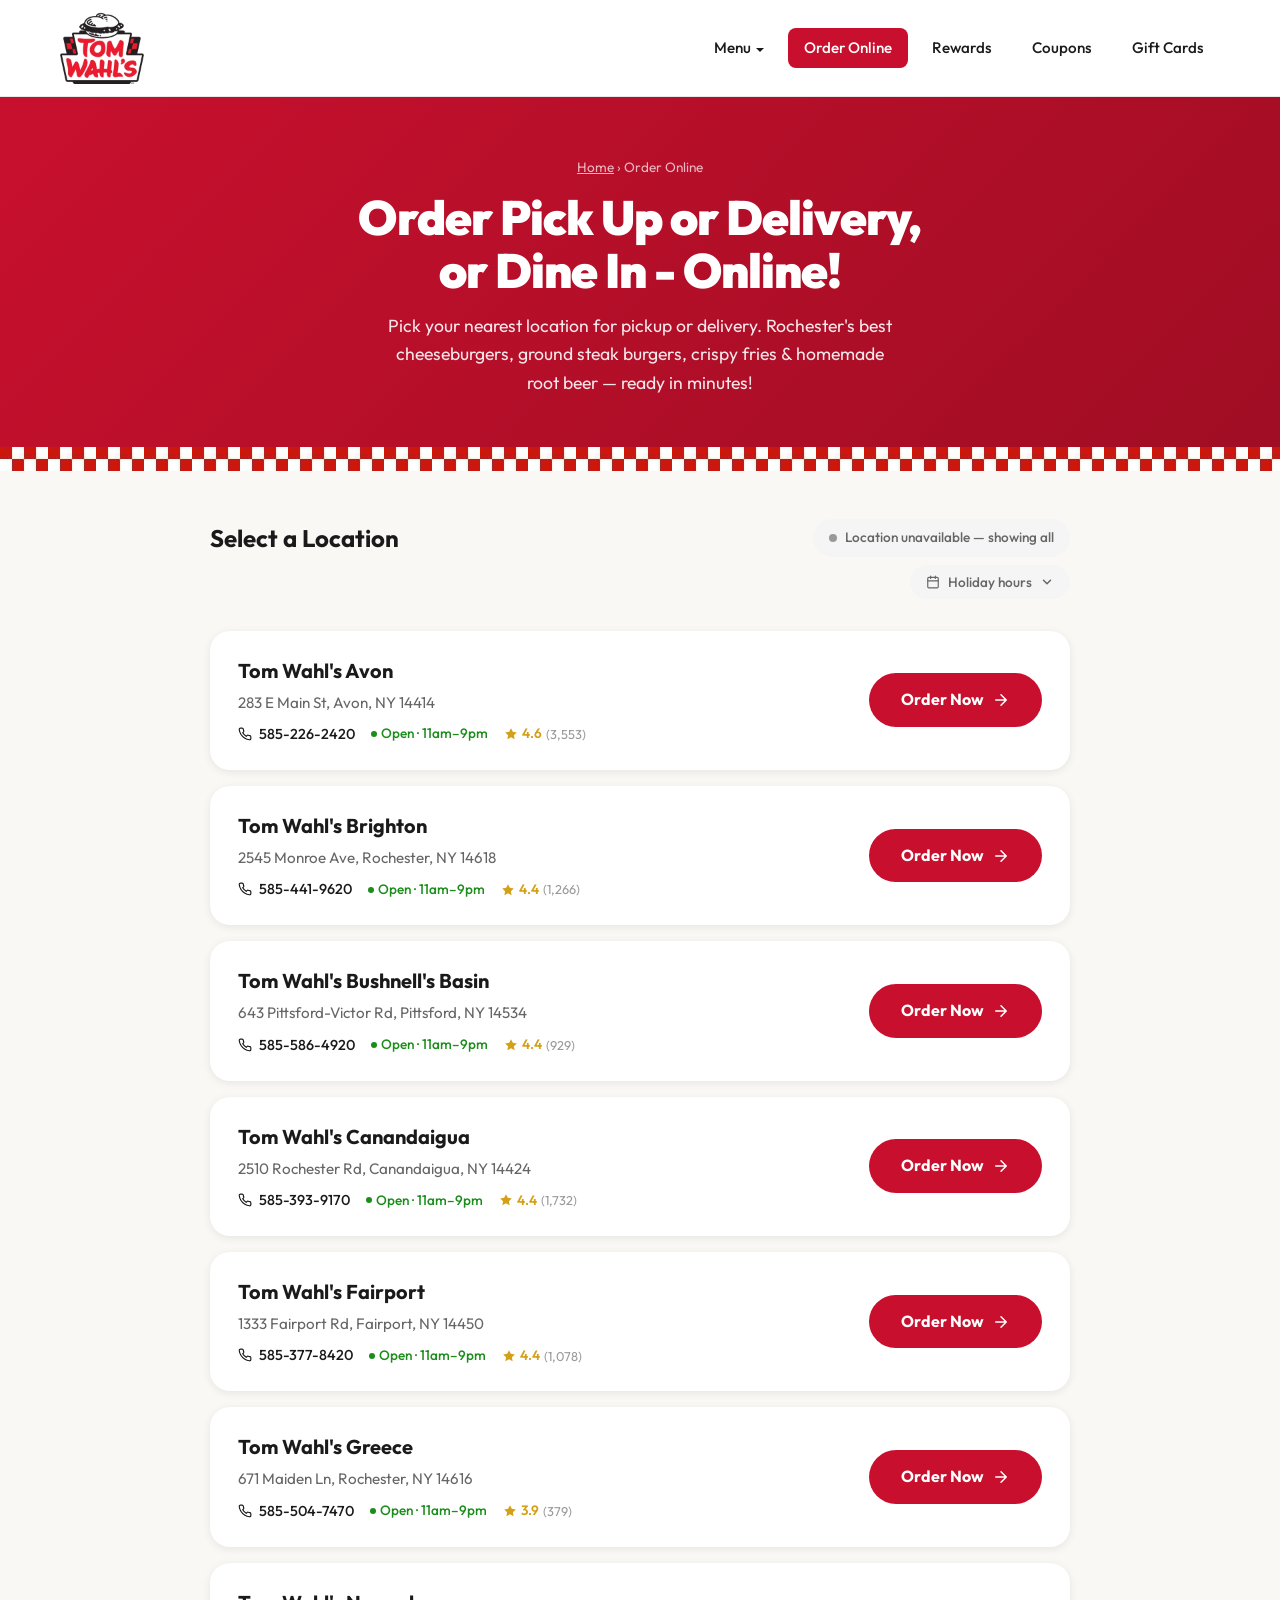
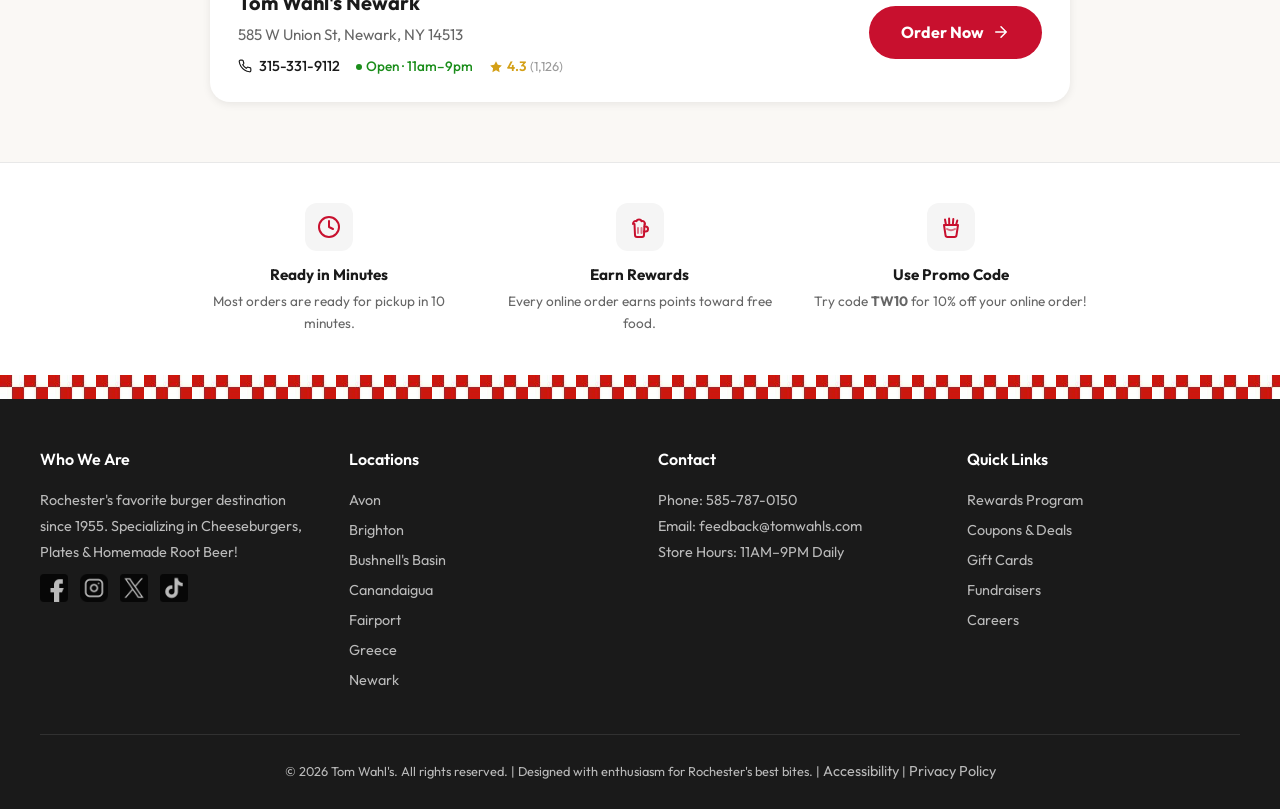
<file: order-online.html>
<!DOCTYPE html>
<html lang="en">
<head>
    <meta charset="UTF-8">
    <meta name="viewport" content="width=device-width, initial-scale=1.0">

    <!-- Google tag (gtag.js) -->
    <script async src="https://www.googletagmanager.com/gtag/js?id=G-XXXXXXXXXX"></script>
    <script>
        window.dataLayer = window.dataLayer || [];
        function gtag(){dataLayer.push(arguments);}
        gtag('js', new Date());
        gtag('config', 'G-XXXXXXXXXX');
    </script>
    <title>Order Online | Pickup & Delivery Near You | Tom Wahl's - Rochester, NY</title>
    <meta name="description" content="Order Tom Wahl's online for pickup or delivery from 7 Western New York locations. Rochester's Best Cheeseburgers, ground steak burgers, homemade root beer & crispy fries — ready in minutes. Find the nearest Tom Wahl's and order now!">
    <meta name="keywords" content="Tom Wahl's order online, Rochester burger delivery, Tom Wahls pickup, order food near me Rochester NY, Western New York burger chain, Wahlburger order, Tom Wahls menu, best cheeseburger Rochester order online">
    <link rel="canonical" href="https://mmcke4.github.io/order-online.html">
    <link rel="icon" type="image/x-icon" href="/assets/favicon_io/favicon.ico">
    <meta name="robots" content="index, follow">

    <!-- Open Graph -->
    <meta property="og:type" content="website">
    <meta property="og:title" content="Order Online | Tom Wahl's - Rochester's Best Cheeseburgers">
    <meta property="og:description" content="Order pickup or delivery from 7 Tom Wahl's locations across Western New York. Ground steak burgers, homemade root beer & more — ready in minutes.">
    <meta property="og:url" content="https://mmcke4.github.io/order-online.html">
    <meta property="og:image" content="https://mmcke4.github.io/assets/tomwahlslogo.png">
    <meta property="og:site_name" content="Tom Wahl's">
    <meta property="og:locale" content="en_US">

    <!-- Twitter Card -->
    <meta name="twitter:card" content="summary_large_image">
    <meta name="twitter:title" content="Order Tom Wahl's Online | Pickup & Delivery">
    <meta name="twitter:description" content="Rochester's Best Cheeseburgers delivered or ready for pickup from 7 locations across Western NY.">
    <meta name="twitter:image" content="https://mmcke4.github.io/assets/tomwahlslogo.png">

    <!-- Structured Data: Restaurant Locations with Order Actions -->
    <script type="application/ld+json">
    {
        "@context": "https://schema.org",
        "@type": "ItemList",
        "name": "Tom Wahl's Order Online — Pickup & Delivery",
        "description": "Order fresh Wahlburgers, fries, and homemade root beer from any of our 7 Western New York locations.",
        "numberOfItems": 7,
        "itemListElement": [
            {
                "@type": "ListItem",
                "position": 1,
                "item": {
                    "@type": "Restaurant",
                    "name": "Tom Wahl's Avon",
                    "image": "https://mmcke4.github.io/assets/tomwahlslogo.png",
                    "address": {"@type": "PostalAddress", "streetAddress": "283 E Main St", "addressLocality": "Avon", "addressRegion": "NY", "postalCode": "14414", "addressCountry": "US"},
                    "geo": {"@type": "GeoCoordinates", "latitude": 42.9097, "longitude": -77.7323},
                    "telephone": "+1-585-226-2420",
                    "servesCuisine": ["American", "Burgers", "Fast Food"],
                    "priceRange": "$",
                    "aggregateRating": {"@type": "AggregateRating", "ratingValue": "4.6", "reviewCount": "3586"},
                    "openingHoursSpecification": [{"@type": "OpeningHoursSpecification", "dayOfWeek": ["Monday","Tuesday","Wednesday","Thursday","Friday","Saturday","Sunday"], "opens": "11:00", "closes": "21:00"}],
                    "sameAs": "https://www.google.com/maps/place/?q=place_id:ChIJfeUhN6VE0YkRwbghSiNMf-U",
                    "hasMenu": "https://tomwahls.orderexperience.net/tomwahlsavon/menu",
                    "potentialAction": {"@type": "OrderAction", "target": {"@type": "EntryPoint", "urlTemplate": "https://order.myguestaccount.com/menu/tomwahlsavon#value-meals", "actionPlatform": ["http://schema.org/DesktopWebPlatform","http://schema.org/MobileWebPlatform"]}, "deliveryMethod": ["http://purl.org/goodrelations/v1#DeliveryModePickUp","http://purl.org/goodrelations/v1#DeliveryModeDelivery"]}
                }
            },
            {
                "@type": "ListItem",
                "position": 2,
                "item": {
                    "@type": "Restaurant",
                    "name": "Tom Wahl's Brighton",
                    "image": "https://mmcke4.github.io/assets/tomwahlslogo.png",
                    "address": {"@type": "PostalAddress", "streetAddress": "2545 Monroe Ave", "addressLocality": "Rochester", "addressRegion": "NY", "postalCode": "14618", "addressCountry": "US"},
                    "geo": {"@type": "GeoCoordinates", "latitude": 43.1174, "longitude": -77.5553},
                    "telephone": "+1-585-441-9620",
                    "servesCuisine": ["American", "Burgers", "Fast Food"],
                    "priceRange": "$",
                    "aggregateRating": {"@type": "AggregateRating", "ratingValue": "4.4", "reviewCount": "1279"},
                    "openingHoursSpecification": [{"@type": "OpeningHoursSpecification", "dayOfWeek": ["Monday","Tuesday","Wednesday","Thursday","Friday","Saturday","Sunday"], "opens": "11:00", "closes": "21:00"}],
                    "sameAs": "https://www.google.com/maps/place/?q=place_id:ChIJZSAYxa7K1okR6SFysaZu4lY",
                    "hasMenu": "https://tomwahls.orderexperience.net/tomwahlsbrighton/menu",
                    "potentialAction": {"@type": "OrderAction", "target": {"@type": "EntryPoint", "urlTemplate": "https://order.myguestaccount.com/menu/tomwahlsbrighton#value-meals", "actionPlatform": ["http://schema.org/DesktopWebPlatform","http://schema.org/MobileWebPlatform"]}, "deliveryMethod": ["http://purl.org/goodrelations/v1#DeliveryModePickUp","http://purl.org/goodrelations/v1#DeliveryModeDelivery"]}
                }
            },
            {
                "@type": "ListItem",
                "position": 3,
                "item": {
                    "@type": "Restaurant",
                    "name": "Tom Wahl's Bushnell's Basin",
                    "image": "https://mmcke4.github.io/assets/tomwahlslogo.png",
                    "address": {"@type": "PostalAddress", "streetAddress": "643 Pittsford-Victor Rd", "addressLocality": "Pittsford", "addressRegion": "NY", "postalCode": "14534", "addressCountry": "US"},
                    "geo": {"@type": "GeoCoordinates", "latitude": 43.0613, "longitude": -77.4780},
                    "telephone": "+1-585-586-4920",
                    "servesCuisine": ["American", "Burgers", "Fast Food"],
                    "priceRange": "$",
                    "aggregateRating": {"@type": "AggregateRating", "ratingValue": "4.4", "reviewCount": "941"},
                    "openingHoursSpecification": [{"@type": "OpeningHoursSpecification", "dayOfWeek": ["Monday","Tuesday","Wednesday","Thursday","Friday","Saturday","Sunday"], "opens": "11:00", "closes": "21:00"}],
                    "sameAs": "https://www.google.com/maps/place/?q=place_id:ChIJ40rcrX000YkRjidZhLYdxtg",
                    "hasMenu": "https://tomwahls.orderexperience.net/tomwahlsbushnellsbasin/menu",
                    "potentialAction": {"@type": "OrderAction", "target": {"@type": "EntryPoint", "urlTemplate": "https://order.myguestaccount.com/menu/tomwahlsbushnellsbasin#value-meals", "actionPlatform": ["http://schema.org/DesktopWebPlatform","http://schema.org/MobileWebPlatform"]}, "deliveryMethod": ["http://purl.org/goodrelations/v1#DeliveryModePickUp","http://purl.org/goodrelations/v1#DeliveryModeDelivery"]}
                }
            },
            {
                "@type": "ListItem",
                "position": 4,
                "item": {
                    "@type": "Restaurant",
                    "name": "Tom Wahl's Canandaigua",
                    "image": "https://mmcke4.github.io/assets/tomwahlslogo.png",
                    "address": {"@type": "PostalAddress", "streetAddress": "2510 Rochester Rd", "addressLocality": "Canandaigua", "addressRegion": "NY", "postalCode": "14424", "addressCountry": "US"},
                    "geo": {"@type": "GeoCoordinates", "latitude": 42.9093, "longitude": -77.2987},
                    "telephone": "+1-585-393-9170",
                    "servesCuisine": ["American", "Burgers", "Fast Food"],
                    "priceRange": "$",
                    "aggregateRating": {"@type": "AggregateRating", "ratingValue": "4.4", "reviewCount": "1750"},
                    "openingHoursSpecification": [{"@type": "OpeningHoursSpecification", "dayOfWeek": ["Monday","Tuesday","Wednesday","Thursday","Friday","Saturday","Sunday"], "opens": "11:00", "closes": "21:00"}],
                    "sameAs": "https://www.google.com/maps/place/?q=place_id:ChIJEUVku8Il0YkRqqsrKuX-CaQ",
                    "hasMenu": "https://tomwahls.orderexperience.net/tomwahlscanandaigua/menu",
                    "potentialAction": {"@type": "OrderAction", "target": {"@type": "EntryPoint", "urlTemplate": "https://order.myguestaccount.com/menu/tomwahlscanandaigua#value-meals", "actionPlatform": ["http://schema.org/DesktopWebPlatform","http://schema.org/MobileWebPlatform"]}, "deliveryMethod": ["http://purl.org/goodrelations/v1#DeliveryModePickUp","http://purl.org/goodrelations/v1#DeliveryModeDelivery"]}
                }
            },
            {
                "@type": "ListItem",
                "position": 5,
                "item": {
                    "@type": "Restaurant",
                    "name": "Tom Wahl's Fairport",
                    "image": "https://mmcke4.github.io/assets/tomwahlslogo.png",
                    "address": {"@type": "PostalAddress", "streetAddress": "1333 Fairport Rd", "addressLocality": "Fairport", "addressRegion": "NY", "postalCode": "14450", "addressCountry": "US"},
                    "geo": {"@type": "GeoCoordinates", "latitude": 43.1007, "longitude": -77.4609},
                    "telephone": "+1-585-377-8420",
                    "servesCuisine": ["American", "Burgers", "Fast Food"],
                    "priceRange": "$",
                    "aggregateRating": {"@type": "AggregateRating", "ratingValue": "4.4", "reviewCount": "1086"},
                    "openingHoursSpecification": [{"@type": "OpeningHoursSpecification", "dayOfWeek": ["Monday","Tuesday","Wednesday","Thursday","Friday","Saturday","Sunday"], "opens": "11:00", "closes": "21:00"}],
                    "sameAs": "https://www.google.com/maps/place/?q=place_id:ChIJ_8sNLa3M1okR8yNd933sq9k",
                    "hasMenu": "https://tomwahls.orderexperience.net/tomwahlsfairport/menu",
                    "potentialAction": {"@type": "OrderAction", "target": {"@type": "EntryPoint", "urlTemplate": "https://order.myguestaccount.com/menu/tomwahlsfairport#value-meals", "actionPlatform": ["http://schema.org/DesktopWebPlatform","http://schema.org/MobileWebPlatform"]}, "deliveryMethod": ["http://purl.org/goodrelations/v1#DeliveryModePickUp","http://purl.org/goodrelations/v1#DeliveryModeDelivery"]}
                }
            },
            {
                "@type": "ListItem",
                "position": 6,
                "item": {
                    "@type": "Restaurant",
                    "name": "Tom Wahl's Greece",
                    "image": "https://mmcke4.github.io/assets/tomwahlslogo.png",
                    "address": {"@type": "PostalAddress", "streetAddress": "671 Maiden Ln", "addressLocality": "Rochester", "addressRegion": "NY", "postalCode": "14616", "addressCountry": "US"},
                    "geo": {"@type": "GeoCoordinates", "latitude": 43.2234, "longitude": -77.6602},
                    "telephone": "+1-585-504-7470",
                    "servesCuisine": ["American", "Burgers", "Fast Food"],
                    "priceRange": "$",
                    "aggregateRating": {"@type": "AggregateRating", "ratingValue": "3.9", "reviewCount": "390"},
                    "openingHoursSpecification": [{"@type": "OpeningHoursSpecification", "dayOfWeek": ["Monday","Tuesday","Wednesday","Thursday","Friday","Saturday","Sunday"], "opens": "11:00", "closes": "21:00"}],
                    "sameAs": "https://www.google.com/maps/place/?q=place_id:ChIJ-WBYjVWx1okRhOUwLPdv614",
                    "hasMenu": "https://tomwahls.orderexperience.net/tomwahlsgreece/menu",
                    "potentialAction": {"@type": "OrderAction", "target": {"@type": "EntryPoint", "urlTemplate": "https://order.myguestaccount.com/menu/tomwahlsgreece#value-meals", "actionPlatform": ["http://schema.org/DesktopWebPlatform","http://schema.org/MobileWebPlatform"]}, "deliveryMethod": ["http://purl.org/goodrelations/v1#DeliveryModePickUp","http://purl.org/goodrelations/v1#DeliveryModeDelivery"]}
                }
            },
            {
                "@type": "ListItem",
                "position": 7,
                "item": {
                    "@type": "Restaurant",
                    "name": "Tom Wahl's Newark",
                    "image": "https://mmcke4.github.io/assets/tomwahlslogo.png",
                    "address": {"@type": "PostalAddress", "streetAddress": "585 W Union St", "addressLocality": "Newark", "addressRegion": "NY", "postalCode": "14513", "addressCountry": "US"},
                    "geo": {"@type": "GeoCoordinates", "latitude": 43.0471, "longitude": -77.1115},
                    "telephone": "+1-315-331-9112",
                    "servesCuisine": ["American", "Burgers", "Fast Food"],
                    "priceRange": "$",
                    "aggregateRating": {"@type": "AggregateRating", "ratingValue": "4.3", "reviewCount": "1131"},
                    "openingHoursSpecification": [{"@type": "OpeningHoursSpecification", "dayOfWeek": ["Monday","Tuesday","Wednesday","Thursday","Friday","Saturday","Sunday"], "opens": "11:00", "closes": "21:00"}],
                    "sameAs": "https://www.google.com/maps/place/?q=place_id:ChIJ1UsPa6TU0IkR6sTeoPWJ8pI",
                    "hasMenu": "https://tomwahls.orderexperience.net/tomwahlsnewark/menu",
                    "potentialAction": {"@type": "OrderAction", "target": {"@type": "EntryPoint", "urlTemplate": "https://order.myguestaccount.com/menu/tomwahlsnewark#value-meals", "actionPlatform": ["http://schema.org/DesktopWebPlatform","http://schema.org/MobileWebPlatform"]}, "deliveryMethod": ["http://purl.org/goodrelations/v1#DeliveryModePickUp","http://purl.org/goodrelations/v1#DeliveryModeDelivery"]}
                }
            }
        ]
    }
    </script>

    <!-- Structured Data: Menu -->
    <script type="application/ld+json">
    {
        "@context": "https://schema.org",
        "@type": "Menu",
        "name": "Tom Wahl's Menu",
        "description": "Burgers, hot dogs, fries, fish dinner, chicken tenders, ice cream and homemade root beer.",
        "url": "https://tomwahls.orderexperience.net/62602331214add22d5341ca5/menu",
        "hasMenuSection": [
            {
                "@type": "MenuSection",
                "name": "Signature Burgers",
                "hasMenuItem": [
                    {"@type": "MenuItem", "name": "Wahlburger", "description": "Tom Wahl's signature Ground Steak Burger with Swiss Cheese, Ham, Lettuce and our Signature Wahl Sauce", "offers": {"@type": "Offer", "priceCurrency": "USD", "price": "8.89"}},
                    {"@type": "MenuItem", "name": "Rochester's Best Cheeseburger", "offers": {"@type": "Offer", "priceCurrency": "USD", "price": "8.19"}},
                    {"@type": "MenuItem", "name": "Hollywood Burger", "description": "Cheeseburger with Lettuce, Tomato & Mayo on a Hard Roll", "offers": {"@type": "Offer", "priceCurrency": "USD", "price": "8.19"}}
                ]
            },
            {
                "@type": "MenuSection",
                "name": "Signature Drinks",
                "hasMenuItem": [
                    {"@type": "MenuItem", "name": "Homemade Root Beer", "description": "Tom Wahl's famous house-made root beer", "offers": {"@type": "Offer", "priceCurrency": "USD", "price": "3.19"}}
                ]
            },
            {
                "@type": "MenuSection",
                "name": "More Favorites",
                "hasMenuItem": [
                    {"@type": "MenuItem", "name": "Hot Dogs", "description": "Zweigle's Texas or Pork Hots"},
                    {"@type": "MenuItem", "name": "Kid's Meals"},
                    {"@type": "MenuItem", "name": "Fish Dinner"},
                    {"@type": "MenuItem", "name": "Chicken Tenders"},
                    {"@type": "MenuItem", "name": "Crispy Fries"},
                    {"@type": "MenuItem", "name": "Ice Cream"}
                ]
            }
        ]
    }
    </script>

    <!-- Breadcrumb Structured Data -->
    <script type="application/ld+json">
    {
        "@context": "https://schema.org",
        "@type": "BreadcrumbList",
        "itemListElement": [
            {"@type": "ListItem", "position": 1, "name": "Home", "item": "https://mmcke4.github.io/"},
            {"@type": "ListItem", "position": 2, "name": "Order Online", "item": "https://mmcke4.github.io/order-online.html"}
        ]
    }
    </script>

    <link rel="preconnect" href="https://fonts.googleapis.com">
    <link href="https://fonts.googleapis.com/css2?family=Outfit:wght@400;500;600;700;800&display=swap" rel="stylesheet">
    <link rel="stylesheet" href="/assets/shared-styles.css">    
    <style>
        /* ── HERO (page-specific overrides) ── */
        .page-hero h1 { margin-bottom: 16px; line-height: 1.1; position: relative; z-index: 2; }

        /* ── LOCATION FINDER ── */
        .finder-section { max-width: 900px; margin: 0 auto; padding: 48px 20px 60px; }
        .finder-header { display: flex; align-items: flex-start; justify-content: space-between; flex-wrap: wrap; gap: 16px; margin-bottom: 32px; }
        .finder-header h2 { font-size: 1.5rem; font-weight: 700; }
        .finder-right { display: flex; flex-direction: column; align-items: flex-end; gap: 8px; }
        .geo-status {
            display: inline-flex; align-items: center; gap: 8px;
            padding: 8px 16px; border-radius: 50px;
            font-size: 0.85rem; font-weight: 500;
            background: var(--gray-100); color: var(--gray-600);
            transition: all 0.3s;
        }
        .geo-status.active { background: #e6f4e6; color: var(--green); }
        .geo-status .dot {
            width: 8px; height: 8px; border-radius: 50%;
            background: var(--gray-400);
        }
        .geo-status.active .dot { background: var(--green); animation: pulse 2s infinite; }
        @keyframes pulse {
            0%, 100% { opacity: 1; }
            50% { opacity: 0.4; }
        }

        .location-list { display: flex; flex-direction: column; gap: 16px; }

        .location-card {
            background: var(--white);
            border-radius: var(--radius-lg);
            box-shadow: var(--shadow-sm);
            overflow: hidden;
            transition: transform 0.25s ease, box-shadow 0.25s ease;
            display: grid;
            grid-template-columns: 1fr auto;
            align-items: center;
        }
        .location-card:hover { transform: translateY(-2px); box-shadow: var(--shadow-md); }

        .location-info { padding: 24px 28px; }
        .location-name {
            font-size: 1.25rem;
            font-weight: 700;
            margin-bottom: 4px;
            display: flex;
            align-items: center;
            gap: 10px;
        }
        .distance-badge {
            font-size: 0.75rem;
            font-weight: 600;
            background: var(--gray-100);
            color: var(--gray-600);
            padding: 3px 10px;
            border-radius: 50px;
            white-space: nowrap;
        }
        .location-address { color: var(--gray-600); font-size: 0.95rem; margin-bottom: 8px; }
        .location-meta { display: flex; align-items: center; gap: 16px; flex-wrap: wrap; }
        .location-phone { font-size: 0.9rem; color: var(--dark); font-weight: 500; }
        .location-phone svg { width: 14px; height: 14px; vertical-align: -2px; margin-right: 4px; }
        .location-hours { font-size: 0.85rem; color: var(--green); font-weight: 500; display: flex; align-items: center; gap: 4px; }
        .location-hours .dot { width: 6px; height: 6px; border-radius: 50%; background: var(--green); }
        .location-hours.closed { color: var(--red); }
        .location-hours.closed .dot { background: var(--red); }

        .location-rating { display: inline-flex; align-items: center; gap: 4px; font-size: 0.85rem; font-weight: 600; color: #d4a017; }
        .location-rating svg { width: 14px; height: 14px; fill: #d4a017; }
        .location-rating span.count { font-weight: 400; color: var(--gray-400); font-size: 0.8rem; }

        .location-action { padding: 24px 28px; text-align: center; }
        .btn-order {
            display: inline-flex; align-items: center; gap: 8px;
            padding: 14px 32px;
            background: var(--red); color: var(--white);
            border-radius: 50px;
            font-weight: 700; font-size: 1rem;
            transition: background 0.2s;
            white-space: nowrap;
        }
        .btn-order:hover { background: var(--red-dark); }
        .btn-order svg { width: 18px; height: 18px; }

        @media (max-width: 600px) {
            .location-card { grid-template-columns: 1fr; }
            .location-action { padding: 0 24px 20px; text-align: left; }
            .btn-order { width: 100%; justify-content: center; }
        }

        /* ── TIPS STRIP ── */
        .tips-strip {
            background: var(--white);
            border-top: 1px solid var(--gray-200);
            padding: 40px 20px;
        }
        .tips-inner {
            max-width: 900px;
            margin: 0 auto;
            display: grid;
            grid-template-columns:repeat(3,1fr);
            gap: 32px;
            text-align: center;
        }
        .tip-item .tip-icon {
            width: 48px; height: 48px;
            background: var(--gray-100);
            border-radius: 12px;
            display: flex; align-items: center; justify-content: center;
            margin: 0 auto 12px;
        }
        .tip-item .tip-icon svg { width: 24px; height: 24px; color: var(--red); }
        .tip-item h4 { font-size: 0.95rem; font-weight: 700; margin-bottom: 4px; }
        .tip-item p { font-size: 0.85rem; color: var(--gray-600); }

        /* ── HOLIDAY SECTION ── */
        .holiday-toggle {
            display: inline-flex; align-items: center; gap: 8px;
            padding: 8px 16px; border-radius: 50px;
            background: var(--gray-100); color: var(--gray-600);
            border: none; font-family: inherit; font-size: .85rem; font-weight: 500;
            cursor: pointer; transition: background .2s;
        }
        .holiday-toggle:hover { background: var(--gray-200); color: var(--dark); }
        .holiday-toggle svg { width: 14px; height: 14px; flex-shrink: 0; }
        .holiday-chevron { transition: transform .2s; }
        .holiday-toggle.open .holiday-chevron { transform: rotate(180deg); }
        .holiday-section { position: relative; }
        .holiday-expand {
            display: none;
            position: absolute; right: 0; top: calc(100% + 6px);
            min-width: 300px;
            background: var(--white);
            border: 1px solid var(--gray-200);
            border-radius: var(--radius);
            overflow: hidden;
            z-index: 50;
            box-shadow: var(--shadow-md);
        }
        .holiday-expand.open { display: block; }
        .holiday-row {
            display: flex; justify-content: space-between; align-items: flex-start;
            padding: 10px 16px; border-bottom: 1px solid var(--gray-200); font-size: .88rem;
        }
        .holiday-row:last-child { border-bottom: none; }
        .hday-label { font-weight: 600; color: var(--dark); line-height: 1.4; }
        .hday-name { display: block; font-weight: 400; color: var(--gray-400); font-size: .82rem; }
        .hday-hours { color: var(--gray-600); }
        .hday-closed { color: var(--red); font-weight: 700; }

        /* ── CLOSED LOCATION BADGES ── */
        .status-badge {
            font-size: .72rem; font-weight: 700; padding: 3px 9px;
            border-radius: 50px; white-space: nowrap;
        }
        .status-badge--temp { background: #fff3cd; color: #856404; }
        .status-badge--perm { background: #ffeaee; color: var(--red); }
        .location-card--closed { opacity: .7; }
        .btn-order-disabled {
            display: inline-flex; align-items: center;
            padding: 14px 32px;
            background: var(--gray-200); color: var(--gray-400);
            border-radius: 50px; font-weight: 700; font-size: 1rem;
            white-space: nowrap; cursor: not-allowed;
        }
        @media(max-width:600px){
            .finder-section{padding:32px 20px 20px}
            .finder-header h2{font-size:0.8rem} /* 1.2rem */
            .finder-right{width:100%;align-items:flex-end}
            .location-name{font-size:1.1rem}
            .location-address{font-size:.88rem}
            .location-meta{gap:12px}
            .location-phone,.location-hours{font-size:.82rem}
            .tips-inner{grid-template-columns:1fr;gap:20px}
            .tip-item{display:flex;align-items:flex-start;gap:14px;text-align:left}
            .tip-item .tip-icon{flex-shrink:0;margin:2px 0 0}
            .tip-item h4{flex:0 0 88px}
            .tip-item p{flex:1}
        }
    </style>
</head>
<body>

<!-- NAV -->
<nav class="nav">
    <div class="nav-inner">
        <a href="/index.html" class="nav-logo">
            <img src="/assets/tomwahlslogo.webp" width="252" height="216" alt="Tom Wahl's Logo">
        </a>
        <div class="nav-links">
            <div class="nav-dropdown">
                <a>Menu</a>
                <div class="nav-dropdown-menu">
                    <a href="https://tomwahls.orderexperience.net/62602331214add22d5341ca5/menu" target="_blank" rel="noopener">View Full Menu</a>
                    <a href="/assets/menus/Gluten_Free_Menu.pdf" target="_blank" rel="noopener">Gluten Free Menu</a>
                    <a href="/assets/menus/Nutritional_Information.pdf" target="_blank" rel="noopener">Nutritional Info</a>
                    <a href="/assets/menus/Allergen_Sheet.pdf" target="_blank" rel="noopener">Allergy Info</a>
                </div>
            </div>
            <a href="/order-online.html" class="active">Order Online</a>
            <a href="/rewards.html">Rewards</a>
            <a href="/coupons.html">Coupons</a>
            <a href="/gift-cards.html">Gift Cards</a>
        </div>
        <button class="hamburger" onclick="document.querySelector('.mobile-menu').classList.toggle('open')" aria-label="Toggle menu">
            <span></span><span></span><span></span>
        </button>
    </div>
    <div class="mobile-menu">
        <a class="mobile-menu-toggle" onclick="this.classList.toggle('open');this.nextElementSibling.classList.toggle('open')">Menu</a>
        <div class="mobile-menu-sub">
            <a href="https://tomwahls.orderexperience.net/62602331214add22d5341ca5/menu" target="_blank" rel="noopener">View Full Menu</a>
            <a href="/assets/menus/Gluten_Free_Menu.pdf" target="_blank" rel="noopener">Gluten Free Menu</a>
            <a href="/assets/menus/Nutritional_Information.pdf" target="_blank" rel="noopener">Nutritional Info</a>
            <a href="/assets/menus/Allergen_Sheet.pdf" target="_blank" rel="noopener">Allergy Info</a>
        </div>
        <a href="/order-online.html" class="active">Order Online</a>
        <a href="/rewards.html">Rewards</a>
        <a href="/coupons.html">Coupons</a>
        <a href="/fundraiser.html">Host a Fundraiser</a>
        <a href="/gift-cards.html">Gift Cards</a>
        <a href="https://tomwahls.myguestaccount.com/guest/nologin/account-balance">Check Gift Card Balance</a>
    </div>
</nav>

<!-- HERO -->
<header class="page-hero">
    <nav aria-label="Breadcrumb" style="margin-bottom:12px;font-size:0.85rem;opacity:0.7;">
        <a href="/index.html" style="color:white;text-decoration:underline;">Home</a> &rsaquo; Order Online
    </nav>
    <h1>Order Pick Up or Delivery, <br> or Dine In - Online!</h1>
    <p>Pick your nearest location for pickup or delivery. Rochester's best cheeseburgers, ground steak burgers, crispy fries & homemade root beer — ready in minutes!</p>
</header>
<div class="checker-stripe"></div>

<!-- LOCATION FINDER -->
<section class="finder-section">
    <div class="finder-header">
        <h2>Select a Location</h2>
        <div class="finder-right">
            <div class="geo-status" id="geoStatus">
                <span class="dot"></span>
                <span id="geoText">Finding your location...</span>
            </div>
            <!-- HOLIDAY HOURS (hidden until special days exist in cache) -->
            <div class="holiday-section" id="holidaySection" style="display:none">
                <button class="holiday-toggle" id="holidayToggle" onclick="toggleHoliday()" aria-expanded="false" aria-controls="holidayExpand">
                    <svg aria-hidden="true" focusable="false" viewBox="0 0 24 24" fill="none" stroke="currentColor" stroke-width="2"><rect x="3" y="4" width="18" height="18" rx="2"/><path d="M16 2v4M8 2v4M3 10h18"/></svg>
                    Holiday hours
                    <svg aria-hidden="true" focusable="false" class="holiday-chevron" viewBox="0 0 24 24" fill="none" stroke="currentColor" stroke-width="2.5"><polyline points="6 9 12 15 18 9"/></svg>
                </button>
                <div class="holiday-expand" id="holidayExpand" role="region" aria-labelledby="holidayToggle">
                    <!-- Populated by JS -->
                </div>
            </div>
        </div>
    </div>
    <div class="location-list" id="locationList">
        <!-- Populated by JS -->
    </div>
</section>

<!-- TIPS -->
<section class="tips-strip">
    <div class="tips-inner">
        <div class="tip-item">
            <div class="tip-icon">
                <svg aria-hidden="true" focusable="false" viewBox="0 0 24 24" fill="none" stroke="currentColor" stroke-width="2"><circle cx="12" cy="12" r="10"/><path d="M12 6v6l4 2"/></svg>
            </div>
            <h4>Ready in Minutes</h4>
            <p>Most orders are ready for pickup in 10 minutes.</p>
        </div>
        <div class="tip-item">
            <div class="tip-icon">
                <svg aria-hidden="true" focusable="false" viewBox="0 0 24 24" fill="none" stroke="currentColor" stroke-width="2" stroke-linecap="round" stroke-linejoin="round"><path d="M6.5 9 7 20a2 2 0 0 0 2 2h5a2 2 0 0 0 2-2l.5-11"/><path d="M16.5 11.5h1a2.5 2.5 0 0 1 0 5h-1.4"/><path d="M5 9c0-2.2 1.8-3.5 3.5-2.8C9 4 13 4 13.5 6.2 15.2 5.5 17 6.8 17 9"/><path d="M10 13v5M13.5 13v5" opacity=".55"/></svg>
            </div>
            <h4>Earn Rewards</h4>
            <p>Every online order earns points toward free food.</p>
        </div>
        <div class="tip-item">
            <div class="tip-icon">
                <svg aria-hidden="true" focusable="false" viewBox="0 0 24 24" fill="none" stroke="currentColor" stroke-width="2" stroke-linecap="round" stroke-linejoin="round"><path d="M7 10 6 4.5M10.3 10l-.2-6.5M13.8 10l.5-6M17 10l1.3-4.5"/><path d="M5 10h14l-1.5 10.2a2 2 0 0 1-2 1.8H8.5a2 2 0 0 1-2-1.8L5 10Z"/><path d="M8 14c2.4 1.4 5.6 1.4 8 0" opacity=".6"/></svg>
            </div>
            <h4>Use Promo Code</h4>
            <p>Try code <strong>TW10</strong> for 10% off your online order!</p>
        </div>
    </div>
</section>
<div class="checker-stripe"></div>


<!-- FOOTER -->
<footer class="footer">
    <div class="footer-inner">
        <div>
            <h4>Who We Are</h4>
            <p>Rochester's favorite burger destination since 1955. Specializing in Cheeseburgers, Plates & Homemade Root Beer!</p>
            <div class="social-icons">
                <a href="https://facebook.com/tomwahls"><img src="/assets/facebook.webp" alt="Facebook" width="512" height="512" loading="lazy" decoding="async"></a>
                <a href="https://instagram.com/tomwahls"><img src="/assets/instagram.webp" alt="Instagram" width="512" height="512" loading="lazy" decoding="async"></a>
                <a href="https://twitter.com/tomwahls"><img src="/assets/twitter.webp" alt="Twitter" width="512" height="512" loading="lazy" decoding="async"></a>
                <a href="https://tiktok.com/@tomwahls"><img src="/assets/tiktok.webp" alt="TikTok" width="512" height="512" loading="lazy" decoding="async"></a>
            </div>
        </div>
        <div>
            <h4>Locations</h4>
            <ul class="footer-links">
                <li><a href="/locations.html#avon">Avon</a></li>
                <li><a href="/locations.html#brighton">Brighton</a></li>
                <li><a href="/locations.html#basin">Bushnell's Basin</a></li>
                <li><a href="/locations.html#canandaigua">Canandaigua</a></li>
                <li><a href="/locations.html#fairport">Fairport</a></li>
                <li><a href="/locations.html#greece">Greece</a></li>
                <li><a href="/locations.html#newark">Newark</a></li>
            </ul>
        </div>
        <div>
            <h4>Contact</h4>
            <p>Phone: <a href="tel:585-787-0150">585-787-0150</a></p>
            <p>Email: <a href="mailto:feedback@tomwahls.com">feedback@tomwahls.com</a></p>
            <p>Store Hours: 11AM–9PM Daily</p>
        </div>
        <div>
            <h4>Quick Links</h4>
            <ul class="footer-links">
                <li><a href="/rewards.html">Rewards Program</a></li>
                <li><a href="/coupons.html">Coupons &amp; Deals</a></li>
                <li><a href="/gift-cards.html">Gift Cards</a></li>
                <li><a href="/fundraiser.html">Fundraisers</a></li>
                <li><a href="/careers.html">Careers</a></li>
            </ul>
        </div>
    </div>
    <div class="footer-bottom">
        &copy; 2026 Tom Wahl's. All rights reserved. | Designed with enthusiasm for Rochester's best bites. | <a href="/accessibility.html">Accessibility</a> | <a href="/privacy.html">Privacy Policy</a>
    </div>
</footer>

    <!-- Sienna Accessibility Widget -->
    <script src="https://website-widgets.pages.dev/dist/sienna.min.js" defer></script>
    <!-- Hours JS -->
    <script src="/assets/scripts/locations-data.js"></script>
    <script>twRenderFooterHours('footerHours');</script>
    
<script>
// ── UTILITIES ────────────────────────────────────────────────────────────────
function haversine(lat1, lon1, lat2, lon2) {
    const R = 3959;
    const dLat = (lat2 - lat1) * Math.PI / 180;
    const dLon = (lon2 - lon1) * Math.PI / 180;
    const a = Math.sin(dLat/2)**2 + Math.cos(lat1*Math.PI/180) * Math.cos(lat2*Math.PI/180) * Math.sin(dLon/2)**2;
    return R * 2 * Math.atan2(Math.sqrt(a), Math.sqrt(1 - a));
}

// "11:00 am" → "11am"
function fmtTime(str) { return str.replace(':00', '').replace(' ', ''); }

// "11:00 am" + "9:00 pm" → "11am–9pm"
function fmtRange(open, close) { return `${fmtTime(open)}–${fmtTime(close)}`; }

// Open/closed status using live hours populated by TW_CACHE_READY
function getLocationStatus(loc) {
    const DAYS = ['sun','mon','tue','wed','thu','fri','sat'];
    const now = new Date();
    const today = loc.hours[DAYS[now.getDay()]];
    if (!today || !today.open) return { isOpen: false, text: 'Closed today' };
    const toMin = s => {
        const [time, per] = s.trim().split(' ');
        let [h, m] = time.split(':').map(Number);
        if (per === 'pm' && h !== 12) h += 12;
        if (per === 'am' && h === 12) h = 0;
        return h * 60 + (m || 0);
    };
    const nowMin = now.getHours() * 60 + now.getMinutes();
    const isOpen = nowMin >= toMin(today.open) && nowMin < toMin(today.close);
    const range = fmtRange(today.open, today.close);
    return { isOpen, text: isOpen ? `Open · ${range}` : `Closed · Opens ${fmtTime(today.open.trim())}` };
}

// ── HOLIDAY SECTION ──────────────────────────────────────────────────────────
function renderHolidaySection(cache) {
    const today = new Date(); today.setHours(0, 0, 0, 0);
    const upcoming = (cache.specialDays || []).filter(d => new Date(d.date + 'T00:00:00') >= today);
    if (upcoming.length === 0) return;

    document.getElementById('holidaySection').style.display = '';
    document.getElementById('holidayExpand').innerHTML = upcoming.map(d => `
        <div class="holiday-row">
            <span class="hday-label">${d.displayDate}${d.label ? `<span class="hday-name">(${d.label})</span>` : ''}</span>
            ${d.closed ? '<span class="hday-closed">Closed</span>' : `<span class="hday-hours">${fmtRange(d.open, d.close)}</span>`}
        </div>`).join('');
}

function toggleHoliday() {
    const btn  = document.getElementById('holidayToggle');
    const list = document.getElementById('holidayExpand');
    const open = btn.classList.toggle('open');
    list.classList.toggle('open', open);
    btn.setAttribute('aria-expanded', open);
}

// ── RENDER ───────────────────────────────────────────────────────────────────
function renderLocations(sorted) {
    document.getElementById('locationList').innerHTML = sorted.map(loc => {
        const status = getLocationStatus(loc);
        const isTempClosed = loc.businessStatus === 'CLOSED_TEMPORARILY';
        const isPermClosed = loc.businessStatus === 'CLOSED_PERMANENTLY';
        return `
        <div class="location-card${isTempClosed || isPermClosed ? ' location-card--closed' : ''}">
            <div class="location-info">
                <div class="location-name">
                    ${loc.name}
                    ${loc.distance != null ? `<span class="distance-badge">${loc.distance.toFixed(1)} mi away</span>` : ''}
                    ${isTempClosed ? '<span class="status-badge status-badge--temp">Temporarily Closed</span>' : ''}
                    ${isPermClosed ? '<span class="status-badge status-badge--perm">Permanently Closed</span>' : ''}
                </div>
                <div class="location-address">${loc.address}, ${loc.city}, ${loc.state} ${loc.zip}</div>
                <div class="location-meta">
                    <a href="tel:${loc.phone.replace(/-/g,'')}" class="location-phone">
                        <svg aria-hidden="true" focusable="false" viewBox="0 0 24 24" fill="none" stroke="currentColor" stroke-width="2"><path d="M22 16.92v3a2 2 0 01-2.18 2 19.79 19.79 0 01-8.63-3.07 19.5 19.5 0 01-6-6 19.79 19.79 0 01-3.07-8.67A2 2 0 014.11 2h3a2 2 0 012 1.72c.127.96.361 1.903.7 2.81a2 2 0 01-.45 2.11L8.09 9.91a16 16 0 006 6l1.27-1.27a2 2 0 012.11-.45c.907.339 1.85.573 2.81.7A2 2 0 0122 16.92z"/></svg>
                        ${loc.phone}
                    </a>
                    ${!isPermClosed ? `<div class="location-hours ${status.isOpen ? '' : 'closed'}"><span class="dot"></span> ${status.text}</div>` : ''}
                    <div class="location-rating">
                        <svg aria-hidden="true" focusable="false" viewBox="0 0 24 24" fill="currentColor"><path d="M12 2l3.09 6.26L22 9.27l-5 4.87 1.18 6.88L12 17.77l-6.18 3.25L7 14.14 2 9.27l6.91-1.01L12 2z"/></svg>
                        ${loc.rating}
                        <span class="count">(${loc.reviews.toLocaleString()})</span>
                    </div>
                </div>
            </div>
            <div class="location-action">
                ${!isPermClosed
                    ? `<a href="${loc.orderUrl}" class="btn-order" target="_blank" rel="noopener">Order Now <svg aria-hidden="true" focusable="false" viewBox="0 0 24 24" fill="none" stroke="currentColor" stroke-width="2"><path d="M5 12h14M12 5l7 7-7 7"/></svg></a>`
                    : `<span class="btn-order-disabled">Unavailable</span>`}
            </div>
        </div>`;
    }).join('');
}

// ── INIT ─────────────────────────────────────────────────────────────────────
// Wait for locations-data.js to populate TW_LOCATIONS with live hours/ratings,
// then shallow-copy so runtime fields (distance) don't mutate the shared global.
(async () => {
    await TW_CACHE_READY;
    const locations = TW_LOCATIONS.map(l => Object.assign({}, l));

    if (TW_CACHE) renderHolidaySection(TW_CACHE);
    renderLocations(locations);

    // Attempt geolocation
    const statusEl = document.getElementById('geoStatus');
    const textEl   = document.getElementById('geoText');

    if ('geolocation' in navigator) {
        navigator.geolocation.getCurrentPosition(
            pos => {
                const { latitude, longitude } = pos.coords;
                locations.forEach(loc => { loc.distance = haversine(latitude, longitude, loc.lat, loc.lng); });
                locations.sort((a, b) => a.distance - b.distance);
                renderLocations(locations);
                statusEl.classList.add('active');
                textEl.textContent = 'Sorted by nearest';
            },
            () => { textEl.textContent = 'Location unavailable — showing all'; },
            { enableHighAccuracy: false, timeout: 8000 }
        );
    } else {
        textEl.textContent = 'Showing all locations';
    }
})();
</script> 

</body>
</html>
</file>
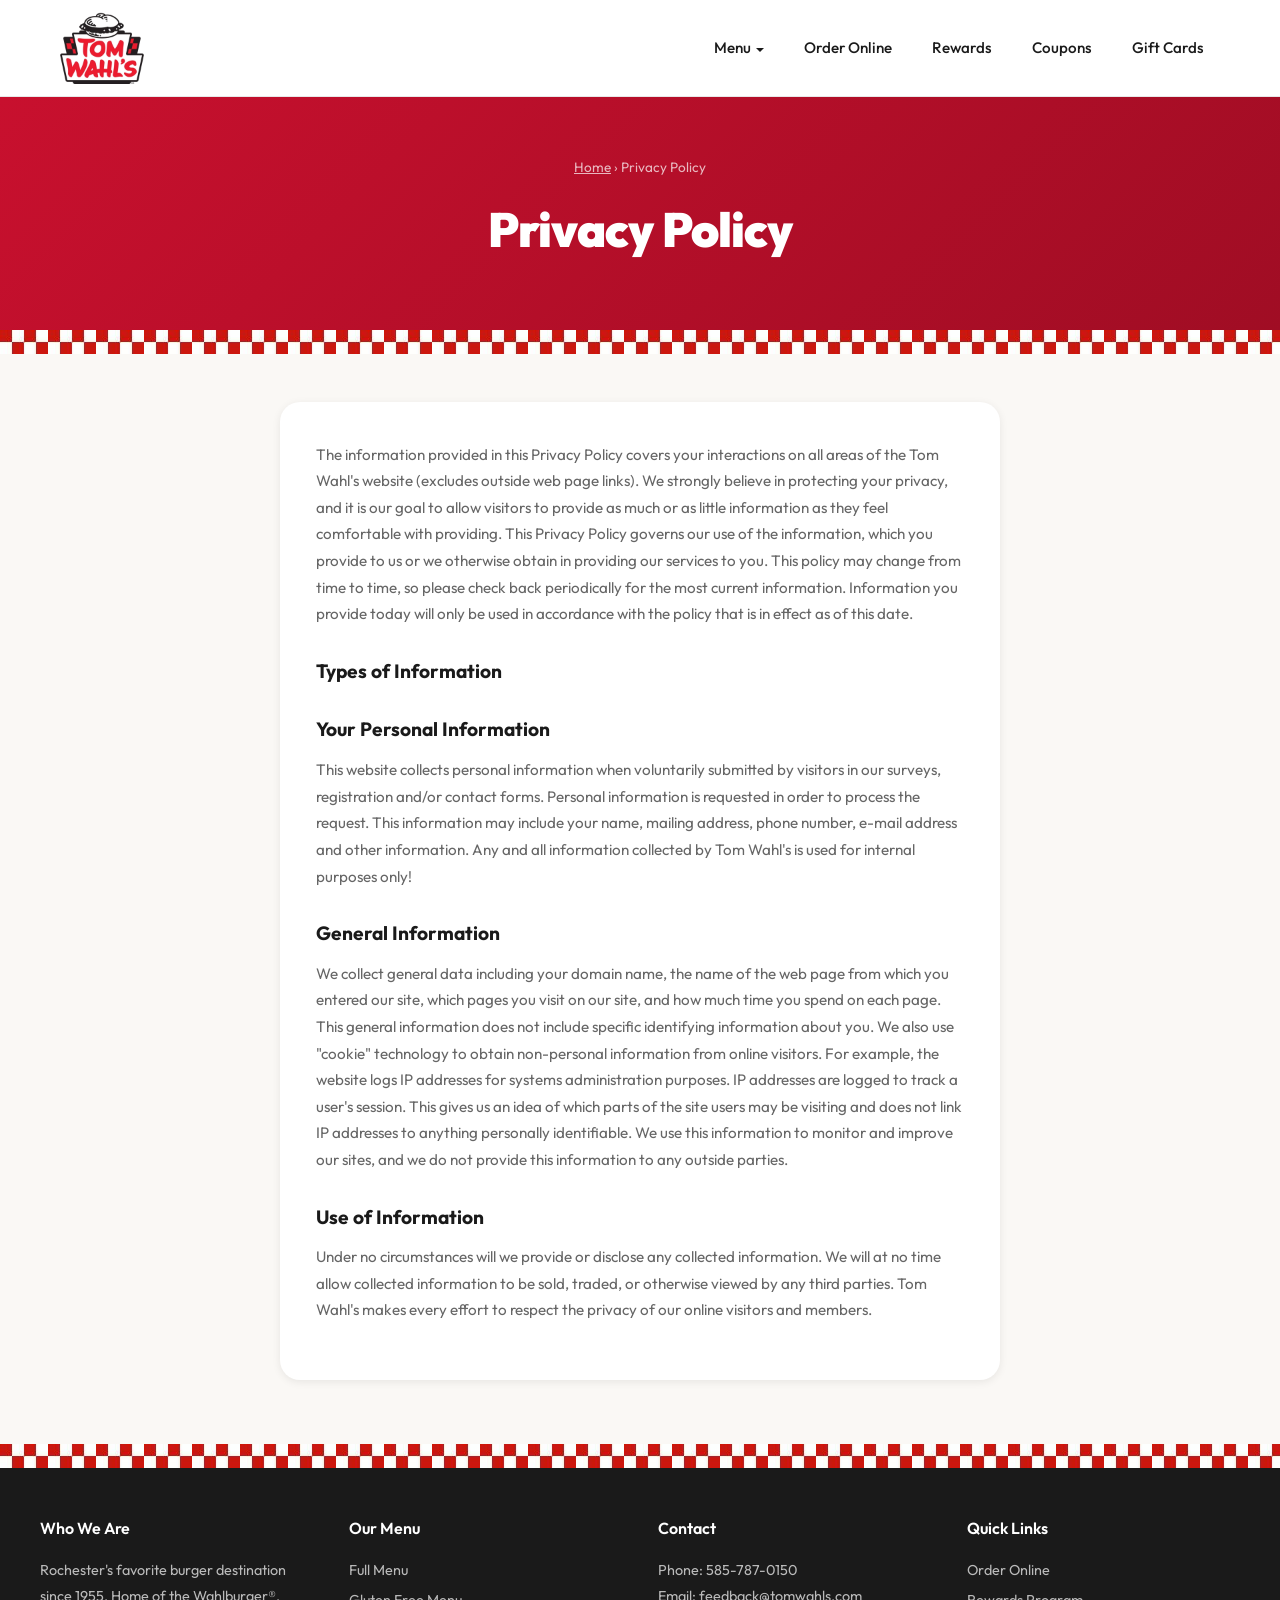
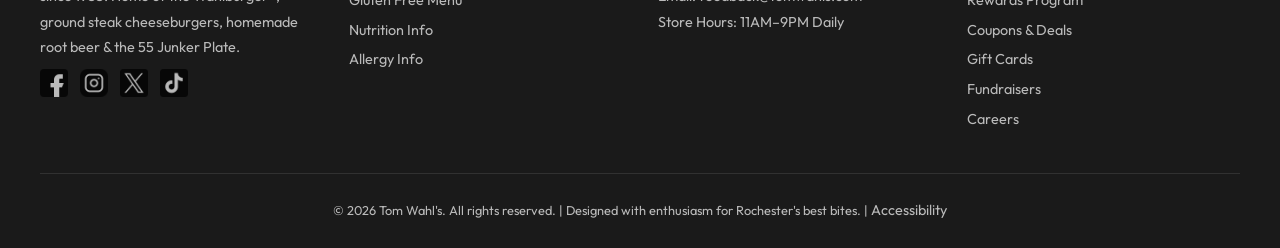
<file: privacy.html>
<!DOCTYPE html>
<html lang="en">
<head>
    <meta charset="UTF-8">
    <meta name="viewport" content="width=device-width, initial-scale=1.0">

    <!-- Google tag (gtag.js) -->
    <script async src="https://www.googletagmanager.com/gtag/js?id=G-XXXXXXXXXX"></script>
    <script>
        window.dataLayer = window.dataLayer || [];
        function gtag(){dataLayer.push(arguments);}
        gtag('js', new Date());
        gtag('config', 'G-XXXXXXXXXX');
    </script>
    <title>Privacy Policy | Tom Wahl's</title>
    <meta name="description" content="Tom Wahl's privacy policy. Learn how we collect, use, and protect your personal information when you visit our website.">
    <link rel="canonical" href="https://mmcke4.github.io/privacy.html">
    <link rel="icon" type="image/x-icon" href="/assets/favicon_io/favicon.ico">
    <meta name="robots" content="index, follow">

    <!-- Open Graph -->
    <meta property="og:type" content="website">
    <meta property="og:title" content="Privacy Policy | Tom Wahl's">
    <meta property="og:description" content="Tom Wahl's privacy policy. Learn how we collect, use, and protect your personal information when you visit our website.">
    <meta property="og:url" content="https://mmcke4.github.io/privacy.html">
    <meta property="og:image" content="https://mmcke4.github.io/assets/tomwahlslogo.png">
    <meta property="og:site_name" content="Tom Wahl's">
    <meta property="og:locale" content="en_US">

    <!-- Twitter Card -->
    <meta name="twitter:card" content="summary">
    <meta name="twitter:title" content="Privacy Policy | Tom Wahl's">
    <meta name="twitter:description" content="Tom Wahl's privacy policy. Learn how we collect, use, and protect your personal information.">
    <meta name="twitter:image" content="https://mmcke4.github.io/assets/tomwahlslogo.png">

    <!-- Structured Data -->
    <script type="application/ld+json">
    {
        "@context": "https://schema.org",
        "@type": "WebPage",
        "name": "Tom Wahl's Privacy Policy",
        "description": "Tom Wahl's privacy policy — how we collect, use, and protect your personal information.",
        "url": "https://mmcke4.github.io/privacy.html",
        "isPartOf": {"@type": "WebSite", "name": "Tom Wahl's", "url": "https://mmcke4.github.io/"},
        "breadcrumb": {
            "@type": "BreadcrumbList",
            "itemListElement": [
                {"@type": "ListItem", "position": 1, "name": "Home", "item": "https://mmcke4.github.io/"},
                {"@type": "ListItem", "position": 2, "name": "Privacy Policy", "item": "https://mmcke4.github.io/privacy.html"}
            ]
        }
    }
    </script>

    <link rel="preconnect" href="https://fonts.googleapis.com">
    <link href="https://fonts.googleapis.com/css2?family=Outfit:wght@400;500;600;700;800&display=swap" rel="stylesheet">
    <link rel="stylesheet" href="/assets/shared-styles.css">
    <style>
        .content-section { max-width: 760px; margin: 0 auto; padding: 48px 20px 64px; }
        .content-card { background: var(--white); border-radius: var(--radius-lg); padding: 40px 36px; box-shadow: var(--shadow-sm); }
        .content-card h2 { font-size: 1.2rem; font-weight: 700; margin: 28px 0 12px; color: var(--dark); }
        .content-card h2:first-child { margin-top: 0; }
        .content-card p { color: var(--gray-600); font-size: 0.95rem; margin-bottom: 16px; line-height: 1.75; }
        .content-card a { color: var(--red); font-weight: 600; }
        @media(max-width:600px){
            .content-card { padding: 28px 20px; }
        }
    </style>
</head>
<body>

<nav class="nav">
    <div class="nav-inner">
        <a href="https://mmcke4.github.io/index.html" class="nav-logo">
            <img src="/assets/tomwahlslogo.webp" width="252" height="216" alt="Tom Wahl's Logo">
        </a>
        <div class="nav-links">
            <div class="nav-dropdown">
                <a>Menu</a>
                <div class="nav-dropdown-menu">
                    <a href="https://tomwahls.orderexperience.net/62602331214add22d5341ca5/menu" target="_blank" rel="noopener">View Full Menu</a>
                    <a href="/assets/menus/Gluten_Free_Menu.pdf" target="_blank" rel="noopener">Gluten Free Menu</a>
                    <a href="/assets/menus/Nutritional_Information.pdf" target="_blank" rel="noopener">Nutritional Info</a>
                    <a href="/assets/menus/Allergen_Sheet.pdf" target="_blank" rel="noopener">Allergy Info</a>
                </div>
            </div>
            <a href="https://mmcke4.github.io/order-online.html">Order Online</a>
            <a href="https://mmcke4.github.io/rewards.html">Rewards</a>
            <a href="https://mmcke4.github.io/coupons.html">Coupons</a>
            <a href="https://mmcke4.github.io/gift-cards.html">Gift Cards</a>
        </div>
        <button class="hamburger" onclick="document.querySelector('.mobile-menu').classList.toggle('open')" aria-label="Toggle menu">
            <span></span><span></span><span></span>
        </button>
    </div>
    <div class="mobile-menu">
        <a class="mobile-menu-toggle" onclick="this.classList.toggle('open');this.nextElementSibling.classList.toggle('open')">Menu</a>
        <div class="mobile-menu-sub">
            <a href="https://tomwahls.orderexperience.net/62602331214add22d5341ca5/menu" target="_blank" rel="noopener">View Full Menu</a>
            <a href="/assets/menus/Gluten_Free_Menu.pdf" target="_blank" rel="noopener">Gluten Free Menu</a>
            <a href="/assets/menus/Nutritional_Information.pdf" target="_blank" rel="noopener">Nutritional Info</a>
            <a href="/assets/menus/Allergen_Sheet.pdf" target="_blank" rel="noopener">Allergy Info</a>
        </div>
        <a href="https://mmcke4.github.io/order-online.html">Order Online</a>
        <a href="https://mmcke4.github.io/rewards.html">Rewards</a>
        <a href="https://mmcke4.github.io/coupons.html">Coupons</a>
        <a href="/fundraiser.html">Host a Fundraiser</a>
        <a href="https://mmcke4.github.io/gift-cards.html">Gift Cards</a>
        <a href="https://tomwahls.myguestaccount.com/guest/nologin/account-balance">Check Gift Card Balance</a>
    </div>
</nav>

<header class="page-hero">
    <nav class="breadcrumb" aria-label="Breadcrumb">
        <a href="https://mmcke4.github.io/">Home</a> &rsaquo; Privacy Policy
    </nav>
    <h1>Privacy Policy</h1>
</header><div class="checker-stripe"></div>

<section class="content-section">
    <div class="content-card">
        <p>The information provided in this Privacy Policy covers your interactions on all areas of the Tom Wahl's website (excludes outside web page links). We strongly believe in protecting your privacy, and it is our goal to allow visitors to provide as much or as little information as they feel comfortable with providing. This Privacy Policy governs our use of the information, which you provide to us or we otherwise obtain in providing our services to you. This policy may change from time to time, so please check back periodically for the most current information. Information you provide today will only be used in accordance with the policy that is in effect as of this date.</p>

        <h2>Types of Information</h2>

        <h2>Your Personal Information</h2>
        <p>This website collects personal information when voluntarily submitted by visitors in our surveys, registration and/or contact forms. Personal information is requested in order to process the request. This information may include your name, mailing address, phone number, e-mail address and other information. Any and all information collected by Tom Wahl's is used for internal purposes only!</p>

        <h2>General Information</h2>
        <p>We collect general data including your domain name, the name of the web page from which you entered our site, which pages you visit on our site, and how much time you spend on each page. This general information does not include specific identifying information about you. We also use "cookie" technology to obtain non-personal information from online visitors. For example, the website logs IP addresses for systems administration purposes. IP addresses are logged to track a user's session. This gives us an idea of which parts of the site users may be visiting and does not link IP addresses to anything personally identifiable. We use this information to monitor and improve our sites, and we do not provide this information to any outside parties.</p>

        <h2>Use of Information</h2>
        <p>Under no circumstances will we provide or disclose any collected information. We will at no time allow collected information to be sold, traded, or otherwise viewed by any third parties. Tom Wahl's makes every effort to respect the privacy of our online visitors and members.</p>
    </div>
</section><div class="checker-stripe"></div>

<footer class="footer">
    <div class="footer-inner">
        <div>
            <h4>Who We Are</h4>
            <p>Rochester's favorite burger destination since 1955. Home of the Wahlburger&reg;, ground steak cheeseburgers, homemade root beer &amp; the 55 Junker Plate.</p>
            <div class="social-icons">
                <a href="https://facebook.com/tomwahls"><img src="/assets/facebook.webp" alt="Facebook" width="512" height="512" loading="lazy" decoding="async"></a>
                <a href="https://instagram.com/tomwahls"><img src="/assets/instagram.webp" alt="Instagram" width="512" height="512" loading="lazy" decoding="async"></a>
                <a href="https://twitter.com/tomwahls"><img src="/assets/twitter.webp" alt="Twitter" width="512" height="512" loading="lazy" decoding="async"></a>
                <a href="https://tiktok.com/@tomwahls"><img src="/assets/tiktok.webp" alt="TikTok" width="512" height="512" loading="lazy" decoding="async"></a>
            </div>
        </div>
        <div>
            <h4>Our Menu</h4>
            <ul class="footer-links">
                <li><a href="https://www.orderexperience.net/62602331214add22d5341ca5/menu">Full Menu</a></li>
                <li><a href="/menus/gluten-free.pdf">Gluten Free Menu</a></li>
                <li><a href="/menus/nutrition.pdf">Nutrition Info</a></li>
                <li><a href="/menus/allergy.pdf">Allergy Info</a></li>
            </ul>
        </div>
        <div>
            <h4>Contact</h4>
            <p>Phone: <a href="tel:585-787-0150">585-787-0150</a></p>
            <p>Email: <a href="mailto:feedback@tomwahls.com">feedback@tomwahls.com</a></p>
            <p>Store Hours: 11AM–9PM Daily</p>
        </div>
        <div>
            <h4>Quick Links</h4>
            <ul class="footer-links">
                <li><a href="/order-online.html">Order Online</a></li>
                <li><a href="/rewards.html">Rewards Program</a></li>
                <li><a href="/coupons.html">Coupons &amp; Deals</a></li>
                <li><a href="/gift-cards.html">Gift Cards</a></li>
                <li><a href="/fundraiser.html">Fundraisers</a></li>
                <li><a href="/careers.html">Careers</a></li>
            </ul>
        </div>
    </div>
    <div class="footer-bottom">
        &copy; 2026 Tom Wahl's. All rights reserved. | Designed with enthusiasm for Rochester's best bites. | <a href="/accessibility.html">Accessibility</a>
    </div>
</footer>

    <!-- Sienna Accessibility Widget -->
    <script src="https://website-widgets.pages.dev/dist/sienna.min.js" defer></script>
    <!-- Hours JS -->
    <script src="/assets/scripts/locations-data.js"></script>
    <script>twRenderFooterHours('footerHours');</script>

</body>
</html>
</file>
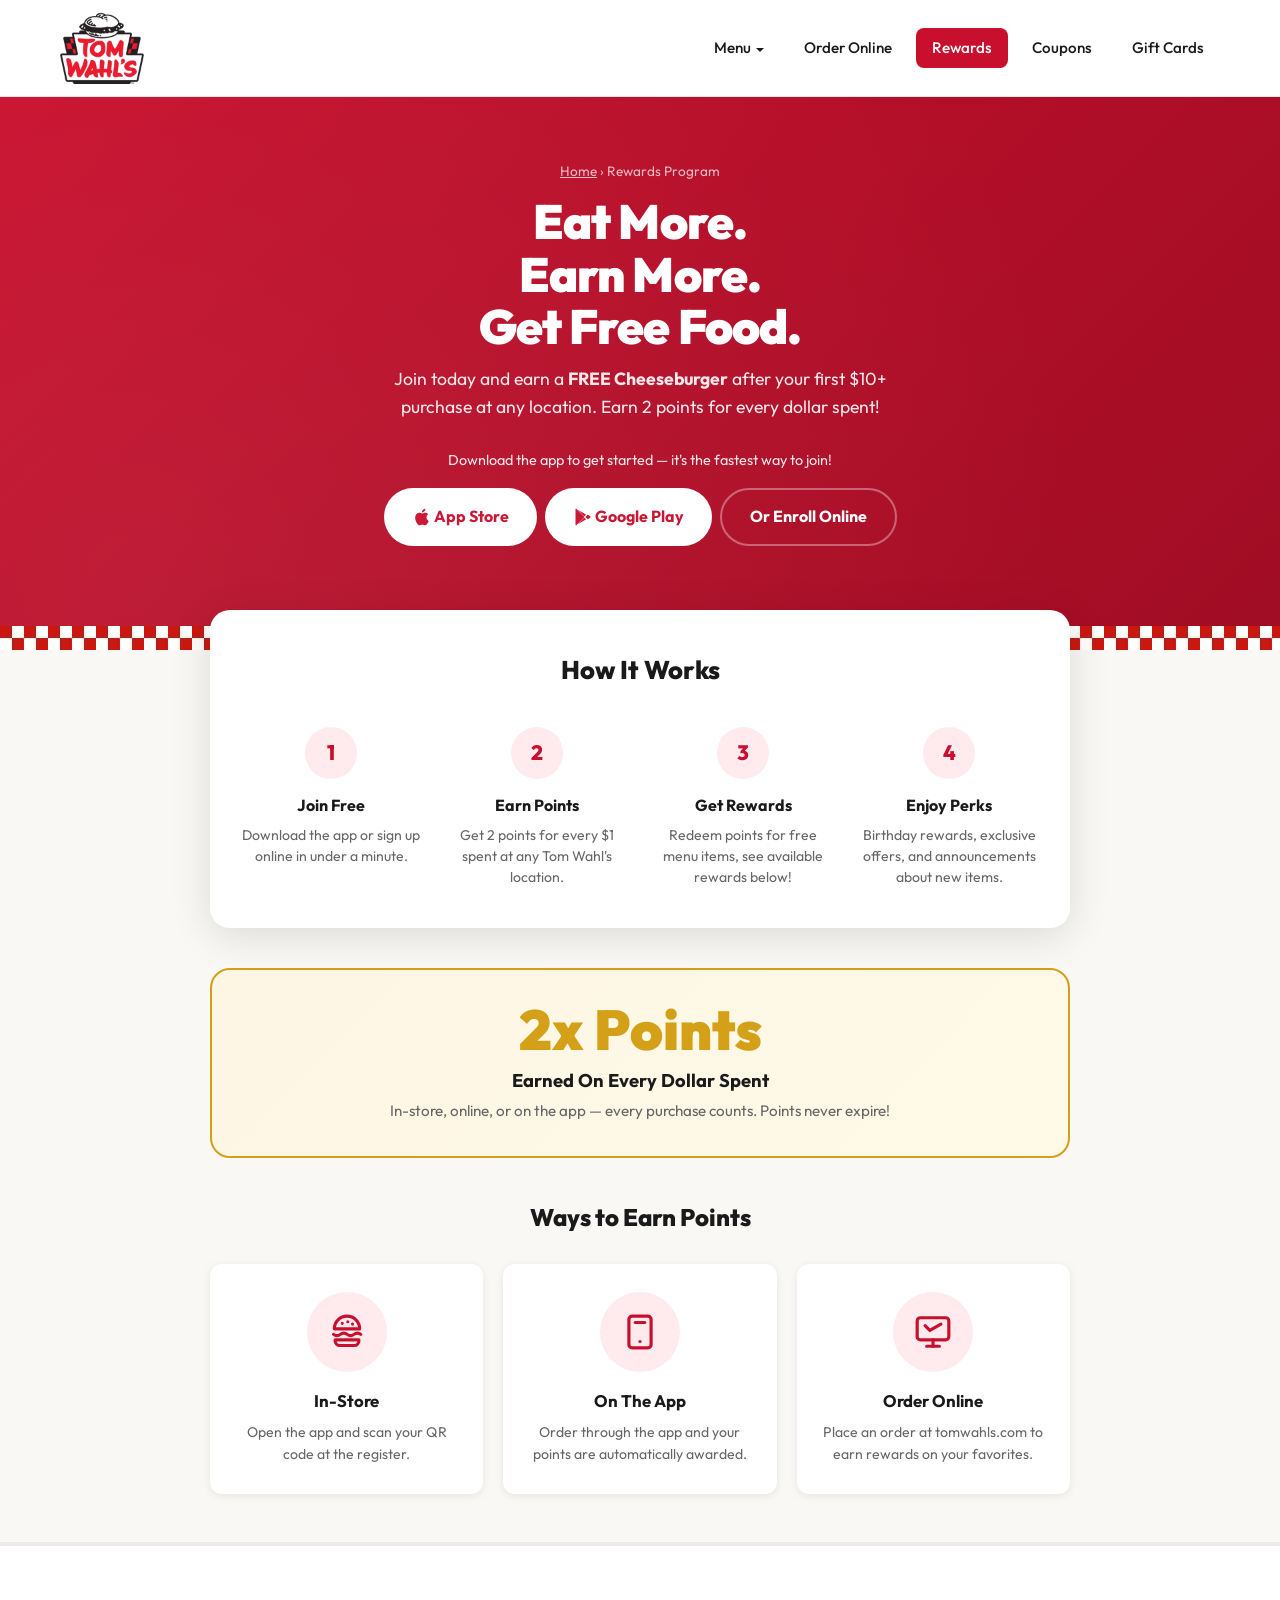
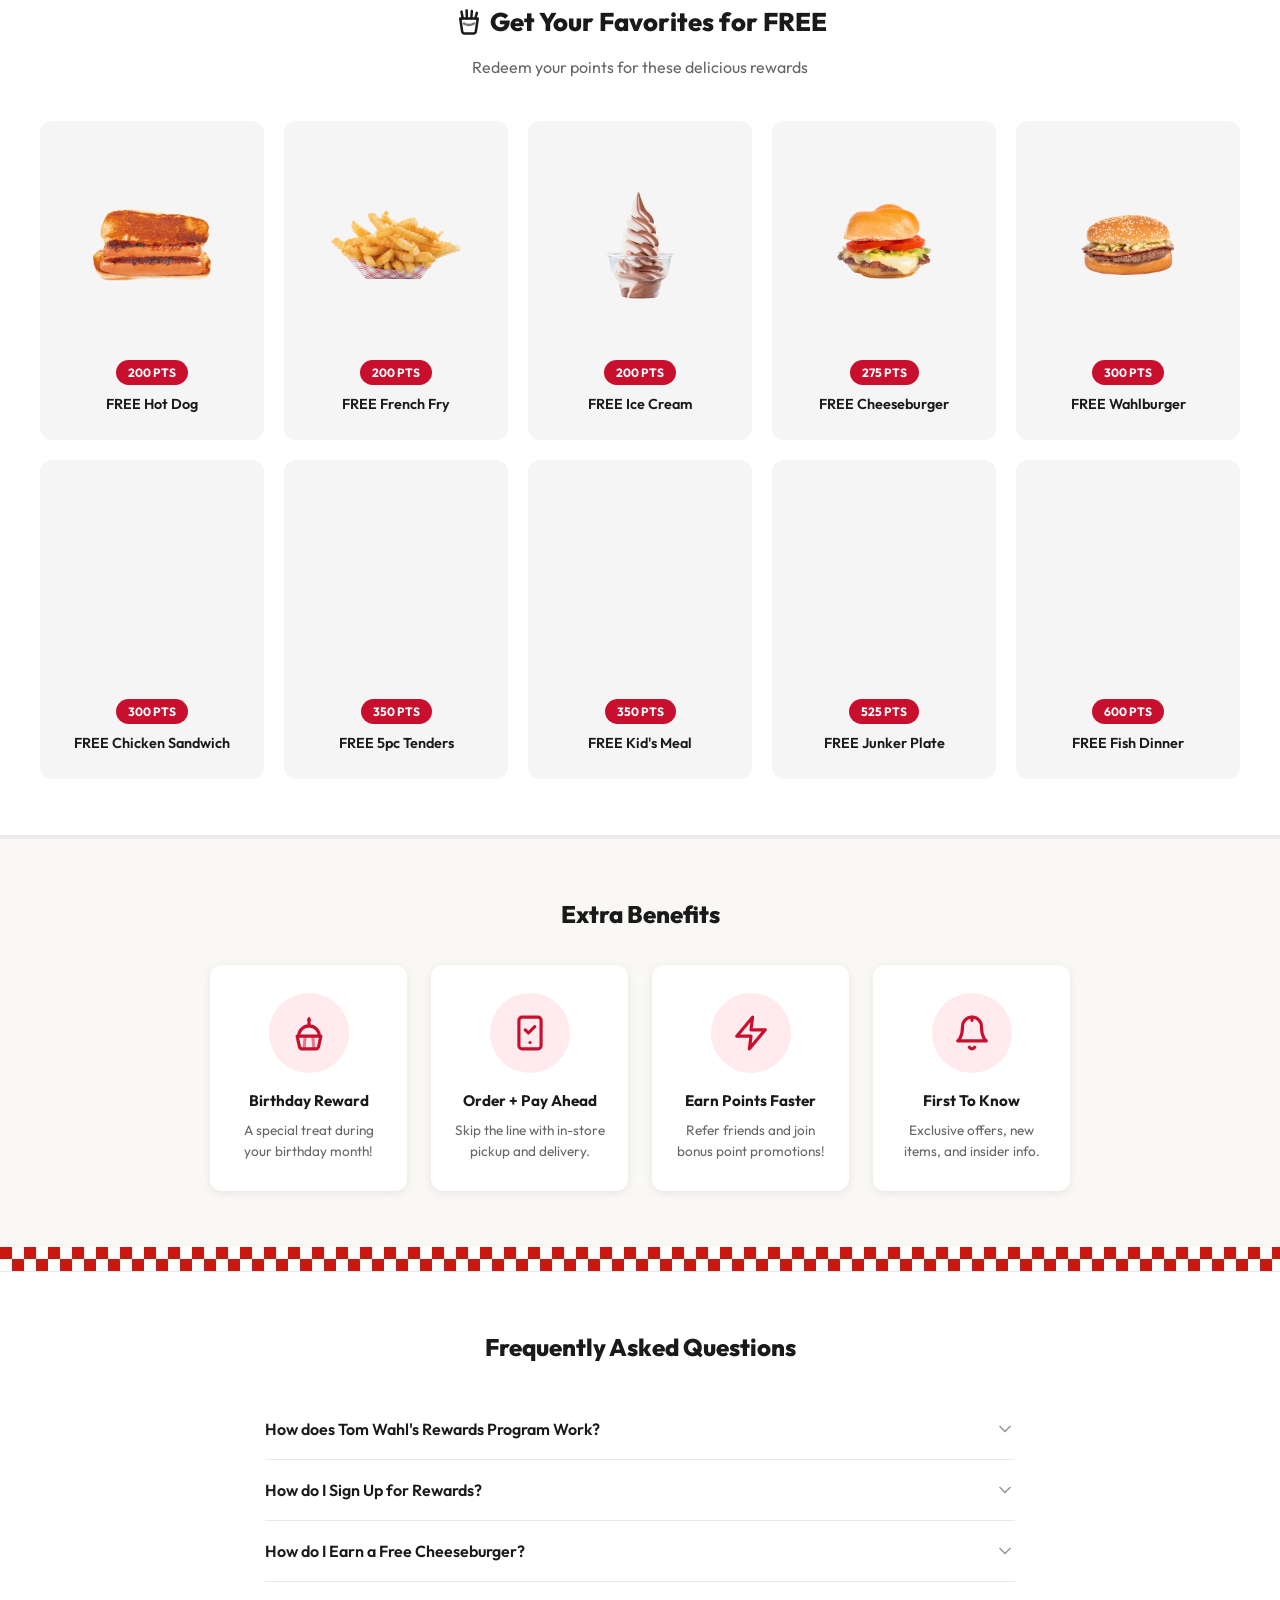
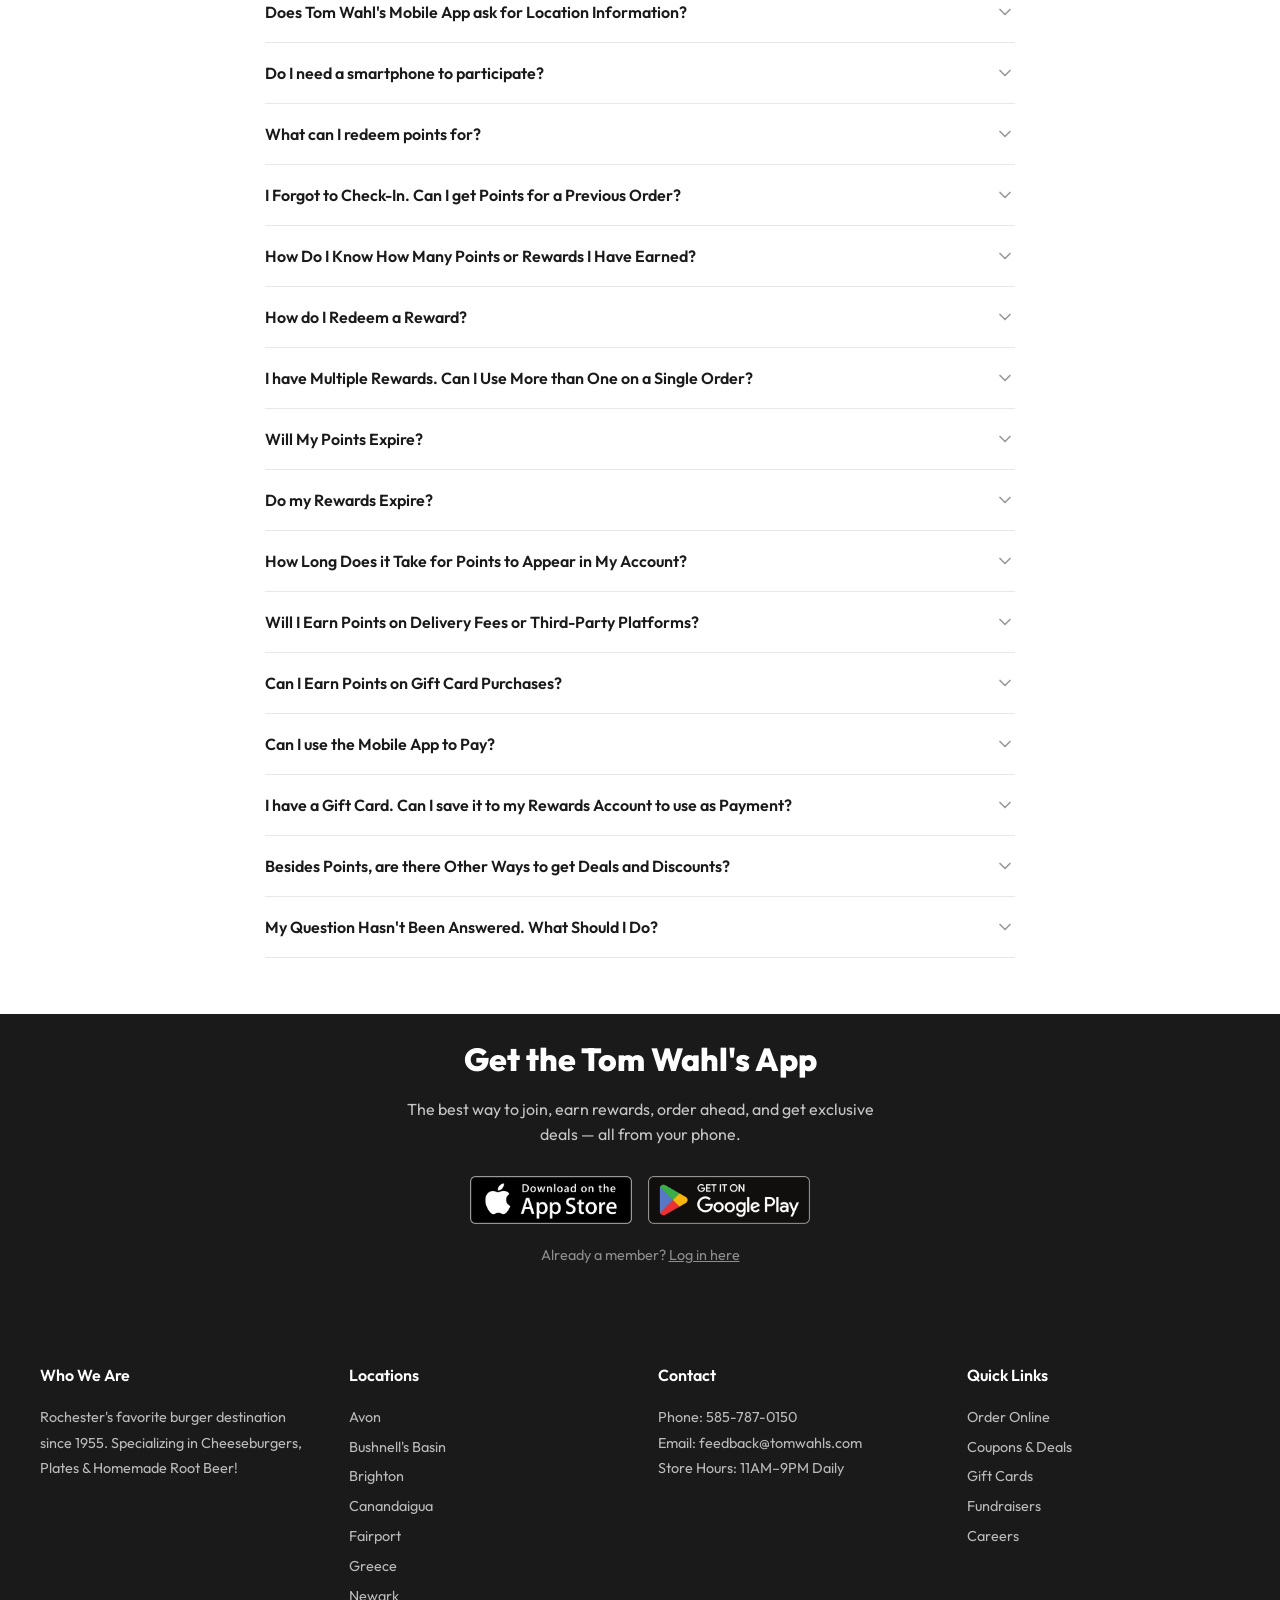
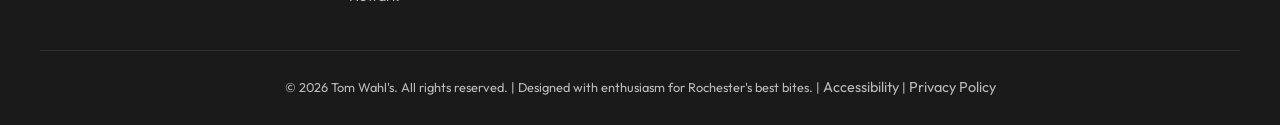
<file: rewards.html>
<!DOCTYPE html>
<html lang="en">
<head>
    <meta charset="UTF-8">
    <meta name="viewport" content="width=device-width, initial-scale=1.0">

    <!-- Google tag (gtag.js) -->
    <script async src="https://www.googletagmanager.com/gtag/js?id=G-XXXXXXXXXX"></script>
    <script>
        window.dataLayer = window.dataLayer || [];
        function gtag(){dataLayer.push(arguments);}
        gtag('js', new Date());
        gtag('config', 'G-XXXXXXXXXX');
    </script>
    <title>Rewards Program | Earn Free Cheeseburgers & More | Tom Wahl's - Rochester, NY</title>
    <meta name="description" content="Join Tom Wahl's Rewards and earn 2 points per dollar at all 7 Rochester, NY area locations. Get a FREE cheeseburger after your first $10 purchase! Redeem points for free menu items, enjoy birthday rewards & exclusive member deals. Download the app today.">
    <meta name="keywords" content="Tom Wahl's rewards, Tom Wahls loyalty program, free cheeseburger Rochester, Tom Wahls app, Tom Wahl's points, Tom Wahls free food, Rochester burger rewards, Western New York restaurant rewards, Tom Wahls birthday reward">
    <link rel="canonical" href="https://mmcke4.github.io/rewards.html">
    <link rel="icon" type="image/x-icon" href="/assets/favicon_io/favicon.ico">
    <meta name="robots" content="index, follow">

    <!-- Open Graph -->
    <meta property="og:type" content="website">
    <meta property="og:title" content="Tom Wahl's Rewards — Earn Free Cheeseburgers & Exclusive Deals">
    <meta property="og:description" content="Earn 2 points per $1 at any Tom Wahl's. Get a FREE cheeseburger after your first $10 purchase! Redeem for hot dogs, fries, Junker Plates & more.">
    <meta property="og:url" content="https://mmcke4.github.io/rewards.html">
    <meta property="og:image" content="https://mmcke4.github.io/assets/tomwahlslogo.png">
    <meta property="og:site_name" content="Tom Wahl's">
    <meta property="og:locale" content="en_US">

    <!-- Twitter Card -->
    <meta name="twitter:card" content="summary_large_image">
    <meta name="twitter:title" content="Tom Wahl's Rewards — Free Burgers, Points & Perks">
    <meta name="twitter:description" content="Earn 2 points per $1 at Tom Wahl's. Get a FREE cheeseburger after $10! Download the app to start earning.">
    <meta name="twitter:image" content="https://mmcke4.github.io/assets/tomwahlslogo.png">

    <!-- Structured Data: Loyalty Program -->
    <script type="application/ld+json">
    {
        "@context": "https://schema.org",
        "@type": "WebPage",
        "name": "Tom Wahl's Rewards Program",
        "description": "Earn 2 points per dollar spent at any Tom Wahl's location. Redeem for free menu items including cheeseburgers, Wahlburgers, fries, ice cream and more. Get a free cheeseburger when you sign up!",
        "url": "https://mmcke4.github.io/rewards.html",
        "isPartOf": {"@type": "WebSite", "name": "Tom Wahl's", "url": "https://mmcke4.github.io/"},
        "breadcrumb": {
            "@type": "BreadcrumbList",
            "itemListElement": [
                {"@type": "ListItem", "position": 1, "name": "Home", "item": "https://mmcke4.github.io/"},
                {"@type": "ListItem", "position": 2, "name": "Rewards Program", "item": "https://mmcke4.github.io/rewards.html"}
            ]
        },
        "mainEntity": {
            "@type": "Service",
            "name": "Tom Wahl's Rewards Program",
            "provider": {
                "@type": "Organization",
                "name": "Tom Wahl's",
                "url": "https://mmcke4.github.io/",
                "logo": "https://mmcke4.github.io/assets/tomwahlslogo.png",
                "foundingDate": "1955",
                "description": "Rochester's favorite burger destination since 1955. Home of the Wahlburger, ground steak cheeseburgers, and homemade root beer.",
                "areaServed": {"@type": "State", "name": "New York"},
                "sameAs": ["https://facebook.com/tomwahls", "https://instagram.com/tomwahls", "https://twitter.com/tomwahls"]
            },
            "description": "Earn 2 points per dollar spent at any Tom Wahl's. Redeem for free cheeseburgers, hot dogs, fries, ice cream, Wahlburgers, chicken tenders, Junker Plates and more. Birthday rewards, exclusive offers and member-only deals.",
            "offers": [
                {"@type": "Offer", "name": "Free Hot Dog", "description": "Redeem 200 points for a free hot dog"},
                {"@type": "Offer", "name": "Free French Fry", "description": "Redeem 200 points for a free french fry"},
                {"@type": "Offer", "name": "Free Medium Ice Cream", "description": "Redeem 200 points for a free regular ice cream"},
                {"@type": "Offer", "name": "Free Cheeseburger", "description": "Redeem 275 points for a free cheeseburger"},
                {"@type": "Offer", "name": "Free Wahlburger", "description": "Redeem 300 points for a free Wahlburger"},
                {"@type": "Offer", "name": "Free Chicken Sandwich", "description": "Redeem 300 points for a free Chicken Sandwich"},
                {"@type": "Offer", "name": "Free 5pc Tenders", "description": "Redeem 350 points for a free 5pc Chicken Tenders"},
                {"@type": "Offer", "name": "Free Kid's Meal's", "description": "Redeem 350 points for a free Kid's Meal's"},
                {"@type": "Offer", "name": "Free 55 Junker Plate", "description": "Redeem 525 points for a free 55 Junker Plate"},
                {"@type": "Offer", "name": "Free Fish Dinner", "description": "Redeem 600 points for a free fish dinner"}
            ]
        }
    }
    </script>

    <!-- FAQ Structured Data -->
    <script type="application/ld+json">
    {
        "@context": "https://schema.org",
        "@type": "FAQPage",
        "mainEntity": [
            {
                "@type": "Question",
                "name": "How does Tom Wahl's Rewards Program Work?",
                "acceptedAnswer": {"@type": "Answer", "text": "Once you become a member, you will earn 2 points per $1 spent at any Tom Wahl's location. Earn points automatically when you order in our app and online at tomwahls.com. You must check in to earn points and redeem rewards, open your Tom Wahl's app & tap the CHECK-IN icon, and scan your QR code at the register, or provide the phone number associated with your account at checkout."}
            },
            {
                "@type": "Question",
                "name": "How do I Sign Up for Rewards?",
                "acceptedAnswer": {"@type": "Answer", "text": "We recommend downloading Tom Wahl's Mobile app for the best experience. Find it in the Apple App Store (iOS) and Google Play (Android). Alternatively, guests can enroll online."}
            },
            {
                "@type": "Question",
                "name": "How do I Earn a Free Cheeseburger?",
                "acceptedAnswer": {"@type": "Answer", "text": "New members who spend their first $10+ at any Tom Wahl's location will automatically receive a Free Cheeseburger! After your visit, check your email for confirmation!"}
            },
            {
                "@type": "Question",
                "name": "Does Tom Wahl's Mobile App ask for Location Information?",
                "acceptedAnswer": {"@type": "Answer", "text": "Yes, however, sharing your location information is not required. Location information is used to locate restaurants nearest to you and help make your search quick and easy."}
            },
            {
                "@type": "Question",
                "name": "Do I need a smartphone to participate?",
                "acceptedAnswer": {"@type": "Answer", "text": "Our mobile app is the best way to participate. To earn points in the restaurant without a mobile device, you will need to provide the phone number associated with the account. Non-App users can manage their account online."}
            },
            {
                "@type": "Question",
                "name": "What can I redeem points for?",
                "acceptedAnswer": {"@type": "Answer", "text": "Points can be redeemed for most of your favorite menu items like Milkshakes, Cheeseburgers, Junker Plates, and more. Visit the Reward Yourself section in the app or online to redeem your points."}
            },
            {
                "@type": "Question",
                "name": "I Forgot to Check-In. Can I get Points for a Previous Order?",
                "acceptedAnswer": {"@type": "Answer", "text": "Absolutely! App users should submit a points request using the Points Request link found in the left side menu. Alternatively, you can email us directly at rewards@tomwahls.com with a picture of your receipt along with all requested information. Please allow 48 hours for points to be added to your account."}
            },
            {
                "@type": "Question",
                "name": "How Do I Know How Many Points or Rewards I Have Earned?",
                "acceptedAnswer": {"@type": "Answer", "text": "Your account balances are located on the welcome screen once you are logged into your account on the Mobile App. In the Guest Account Portal, you can find this in the Summary of Accounts section after logging in."}
            },
            {
                "@type": "Question",
                "name": "How do I Redeem a Reward?",
                "acceptedAnswer": {"@type": "Answer", "text": "In-store during checkout, provide your QR/Check-in code from the Mobile App, OR provide the phone number linked to your rewards account. While ordering online or with the Mobile App, you will be shown a summary of applicable rewards when you review your order. Choose Apply Reward to apply eligible rewards."}
            },
            {
                "@type": "Question",
                "name": "I have Multiple Rewards. Can I Use More than One on a Single Order?",
                "acceptedAnswer": {"@type": "Answer", "text": "Absolutely! However, coupons cannot be used in addition to redeemed rewards."}
            },
            {
                "@type": "Question",
                "name": "Will My Points Expire?",
                "acceptedAnswer": {"@type": "Answer", "text": "Nope, your points will not expire! Once you redeem your points for a reward, you have 30 days to use that reward. In limited cases, certain promotions may place an expiration date on points awarded via the promotion."}
            },
            {
                "@type": "Question",
                "name": "Do my Rewards Expire?",
                "acceptedAnswer": {"@type": "Answer", "text": "Rewards purchased with points typically expire after 30 days. Promotional offers expire in different time frames depending on the promotion. A summary of current rewards is found in the Mobile App (See My Rewards) and the Guest Account Portal (See Summary of Accounts)."}
            },
            {
                "@type": "Question",
                "name": "How Long Does it Take for Points to Appear in My Account?",
                "acceptedAnswer": {"@type": "Answer", "text": "Please allow up to 24 hours for points to be added to your account once you have checked out in the restaurant, on the app, or online. Generally speaking, you'll see them in your account much quicker!"}
            },
            {
                "@type": "Question",
                "name": "How Long Do I Have to Use My Rewards after Redeeming Points?",
                "acceptedAnswer": {"@type": "Answer", "text": "Once you redeem your points for a reward, you will have 30 days to redeem them."}
            },
            {
                "@type": "Question",
                "name": "Will I Earn Points on Delivery Fees or Third-Party Platforms?",
                "acceptedAnswer": {"@type": "Answer", "text": "No, you cannot earn points on delivery fees or for orders placed via third-party delivery platforms, such as DoorDash, Grubhub, Uber Eats/Postmates."}
            },
            {
                "@type": "Question",
                "name": "Can I Earn Points on Gift Card Purchases?",
                "acceptedAnswer": {"@type": "Answer", "text": "The purchase of a gift card will not earn you points. However, spending a pre-loaded gift card will earn you points."}
            },
            {
                "@type": "Question",
                "name": "Can I use the Mobile App to Pay?",
                "acceptedAnswer": {"@type": "Answer", "text": "You can add a credit or debit card to your rewards account, and you can use this payment method for orders that you place, pick, and deliver in the mobile app or online. If you do, this will appear in the checkout flow."}
            },
            {
                "@type": "Question",
                "name": "I have a Gift Card. Can I save it to my Rewards Account to use as Payment?",
                "acceptedAnswer": {"@type": "Answer", "text": "Gift cards cannot be stored as a payment method linked to your Rewards account at this time. However, you can pay with your gift card at checkout when ordering in-store, online, or via the Mobile App."}
            },
            {
                "@type": "Question",
                "name": "Besides Points, are there Other Ways to get Deals and Discounts?",
                "acceptedAnswer": {"@type": "Answer", "text": "Our best deals are reserved for our Rewards members! From time to time, we will provide exclusive offers and promotions. You will receive notifications based on your communications preferences regarding promotional opportunities. If you're not receiving any notifications, you may need to update your communication preferences in the Mobile App or Guest Account Portal. Contact us at rewards@tomwahls.com if you need assistance."}
            },
            {
                "@type": "Question",
                "name": "My Question Hasn't Been Answered. What Should I Do?",
                "acceptedAnswer": {"@type": "Answer", "text": "Click on the menu icon in the upper left corner of the Mobile App welcome page. Select the Contact Us link, and you will be taken to a feedback page, where you can ask a question or submit an inquiry. You can also email us directly at rewards@tomwahls.com."}
            }
        ]
    }
    </script>

    <!-- Mobile App Structured Data -->
    <script type="application/ld+json">
    [
        {
            "@context": "https://schema.org",
            "@type": "MobileApplication",
            "name": "Tom Wahl's",
            "operatingSystem": "iOS",
            "applicationCategory": "FoodAndDrinkApplication",
            "installUrl": "https://apps.apple.com/us/app/tom-wahls/id6449795790",
            "offers": {"@type": "Offer", "price": "0", "priceCurrency": "USD"}
        },
        {
            "@context": "https://schema.org",
            "@type": "MobileApplication",
            "name": "Tom Wahl's",
            "operatingSystem": "Android",
            "applicationCategory": "FoodAndDrinkApplication",
            "installUrl": "https://play.google.com/store/apps/details?id=com.paytronix.client.android.app.tomwahls",
            "offers": {"@type": "Offer", "price": "0", "priceCurrency": "USD"}
        }
    ]
    </script>

    <link rel="preconnect" href="https://fonts.googleapis.com">
    <link href="https://fonts.googleapis.com/css2?family=Outfit:wght@400;500;600;700;800;900&display=swap" rel="stylesheet">
    <link rel="stylesheet" href="/assets/shared-styles.css">
    <style>
        /* ── HERO ── */
        .rewards-hero {
            background: linear-gradient(135deg, var(--red) 0%, var(--red-dark) 100%);
            color: var(--white);
            padding: 64px 20px 80px;
            text-align: center;
            position: relative;
            overflow: hidden;
        }
        .rewards-hero::before {
            content: '';
            position: absolute;
            top: -50%; left: -50%;
            width: 200%; height: 200%;
            background: radial-gradient(circle at 30% 70%, rgba(255,255,255,0.06) 0%, transparent 50%);
            pointer-events: none;
        }
        .hero-badge {
            display: inline-flex; align-items: center; gap: 6px;
            background: rgba(255,255,255,0.15);
            padding: 6px 16px;
            border-radius: 50px;
            font-size: 0.85rem;
            font-weight: 600;
            margin-bottom: 20px;
            backdrop-filter: blur(4px);
        }
        .hero-badge svg { width: 16px; height: 16px; }
        .rewards-hero h1 {
            font-size: clamp(2rem, 5vw, 3rem);
            font-weight: 900;
            letter-spacing: -0.02em;
            margin-bottom: 12px;
            line-height: 1.1;
            position: relative;
            z-index: 2;
        }
        .rewards-hero p {
            font-size: 1.1rem;
            opacity: 0.9;
            max-width: 520px;
            margin: 0 auto 28px;
            position: relative;
            z-index: 2;
        }
        .hero-ctas { display: flex; gap: 8px; justify-content: center; flex-wrap: wrap; }
        .hero-ctas a:hover img { transform: scale(1.05); opacity: 0.9; }
        .hero-ctas a img { transition: transform .2s, opacity .2s; }
        .btn { display: inline-flex; align-items: center; gap: 2px; padding: 14px 28px; border-radius: 50px; font-weight: 700; font-size: 1rem; transition: all 0.2s; border: none; cursor: pointer; }
        .btn-white { background: var(--white); color: var(--red); }
        .btn-white:hover { background: var(--gray-100); }
        .btn-ghost { background: transparent; color: var(--white); border: 2px solid rgba(255,255,255,0.35); }
        .btn-ghost:hover { border-color: var(--white); }
        .btn-red { background: var(--red); color: var(--white); }
        .btn-red:hover { background: var(--red-dark); }

        /* ── HOW IT WORKS ── */
        .how-section {
            max-width: 900px;
            margin: -40px auto 0;
            padding: 0 20px;
            position: relative;
            z-index: 10;
        }
        .how-card {
            background: var(--white);
            border-radius: var(--radius-lg);
            box-shadow: var(--shadow-lg);
            padding: 40px 32px;
        }
        .how-card h2 {
            text-align: center;
            font-size: 1.6rem;
            font-weight: 800;
            margin-bottom: 36px;
        }
        .steps {
            display: grid;
            grid-template-columns: repeat(4, 1fr);
            gap: 28px;
            text-align: center;
        }
        @media (max-width: 600px) {
            .steps { grid-template-columns: repeat(2, 1fr); gap: 20px; }
        }
        .step {
            position: relative;
        }
        .step-number {
            width: 52px; height: 52px;
            background: var(--red-light);
            color: var(--red);
            border-radius: 50%;
            display: flex; align-items: center; justify-content: center;
            font-weight: 800;
            font-size: 1.3rem;
            margin: 0 auto 14px;
        }
        .step h3 { font-size: 1rem; font-weight: 700; margin-bottom: 6px; }
        .step p { font-size: 0.88rem; color: var(--gray-600); line-height: 1.5; }

        /* ── HIGHLIGHT STAT ── */
        .stat-banner {
            max-width: 900px;
            margin: 40px auto;
            padding: 0 20px;
        }
        .stat-card {
            background: linear-gradient(135deg, var(--gold-light) 0%, #fff9e8 100%);
            border: 2px solid var(--gold);
            border-radius: var(--radius-lg);
            padding: 32px;
            text-align: center;
        }
        .stat-card .big-number {
            font-size: clamp(2.5rem, 6vw, 3.5rem);
            font-weight: 900;
            color: var(--gold);
            line-height: 1;
            margin-bottom: 8px;
        }
        .stat-card h3 {
            font-size: 1.15rem;
            font-weight: 700;
            margin-bottom: 4px;
        }
        .stat-card p { color: var(--gray-600); font-size: 0.95rem; }

        /* ── EARN METHODS ── */
        .earn-section {
            max-width: 900px;
            margin: 0 auto;
            padding: 0 20px 48px;
        }
        .earn-section h2 {
            text-align: center;
            font-size: 1.5rem;
            font-weight: 800;
            margin-bottom: 28px;
        }
        .earn-grid {
            display: grid;
            grid-template-columns:repeat(3,1fr);
            gap: 20px;
        }
        .earn-card {
            background: var(--white);
            border-radius: var(--radius);
            padding: 28px 24px;
            text-align: center;
            box-shadow: var(--shadow-sm);
            transition: transform 0.2s, box-shadow 0.2s;
        }
        .earn-card:hover { transform: translateY(-3px); box-shadow: var(--shadow-md); }
        .earn-card .earn-icon {
            width: 80px; height: 80px;
            background: var(--red-light);
            border-radius: 50%;
            display: flex; align-items: center; justify-content: center;
            margin: 0 auto 16px;
        }
        .earn-card .earn-icon svg { width: 38px; height: 38px; color: var(--red); }
        .earn-card h3 { font-size: 1.05rem; font-weight: 700; margin-bottom: 6px; }
        .earn-card p { font-size: 0.88rem; color: var(--gray-600); }

        /* ── REWARDS TIER ── */
        .tier-section {
            background: var(--white);
            padding: 56px 20px;
        }
        .tier-inner { max-width: 1200px; margin: 0 auto; }
        .tier-inner h2 { text-align: center; font-size: 1.6rem; font-weight: 800; margin-bottom: 12px; }
        .tier-subtitle { text-align: center; color: var(--gray-600); margin-bottom: 40px; }
        .tier-grid {
            display: grid;
            grid-template-columns: repeat(5, 1fr);
            gap: 20px;
        }
        @media (max-width: 700px) {
            .tier-grid { grid-template-columns: repeat(2, 1fr); }
        }
        .tier-item {
            text-align: center;
            padding: 24px 12px;
            border-radius: var(--radius);
            background: var(--gray-100);
            transition: transform 0.2s, box-shadow 0.2s;
        }
        .tier-item:hover { transform: translateY(-3px); box-shadow: var(--shadow-md); background: var(--white); }
        .tier-item img {
            width: 200px; height: 200px;
            object-fit: contain;
            margin: 0 auto 14px;
        }
        .tier-points {
            display: inline-block;
            background: var(--red);
            color: var(--white);
            font-size: 0.75rem;
            font-weight: 700;
            padding: 3px 12px;
            border-radius: 50px;
            margin-bottom: 8px;
        }
        .tier-item h4 { font-size: 0.9rem; font-weight: 600; }

        /* ── BENEFITS ── */
        .benefits-section {
            max-width: 900px;
            margin: 0 auto;
            padding: 56px 20px;
        }
        .benefits-section h2 { text-align: center; font-size: 1.5rem; font-weight: 800; margin-bottom: 32px; }
        .benefits-grid {
            display: grid;
            grid-template-columns: repeat(4, 1fr);
            gap: 24px;
        }
        @media (max-width: 600px) {
            .benefits-grid { grid-template-columns: repeat(2, 1fr); gap: 16px; }
        }
        .benefit-card {
            background: var(--white);
            border-radius: var(--radius);
            padding: 28px 20px;
            text-align: center;
            box-shadow: var(--shadow-sm);
        }
        .benefit-card .benefit-icon {
            width: 80px; height: 80px;
            background: var(--red-light);
            border-radius: 50%;
            display: flex; align-items: center; justify-content: center;
            margin: 0 auto 16px;
        }
        .benefit-card .benefit-icon svg { width: 38px; height: 38px; color: var(--red); }
        .benefit-card h4 { font-size: 0.95rem; font-weight: 700; margin-bottom: 6px; }
        .benefit-card p { font-size: 0.85rem; color: var(--gray-600); }

        /* ── FAQ ── */
        .faq-section {
            background: var(--white);
            padding: 56px 20px;
            border-top: 1px solid var(--gray-200);
        }
        .faq-inner { max-width: 750px; margin: 0 auto; }
        .faq-inner h2 { text-align: center; font-size: 1.5rem; font-weight: 800; margin-bottom: 32px; }
        .faq-item {
            border-bottom: 1px solid var(--gray-200);
        }
        .faq-question {
            width: 100%;
            background: none;
            border: none;
            padding: 20px 0;
            text-align: left;
            cursor: pointer;
            font-family: inherit;
            font-size: 1rem;
            font-weight: 600;
            color: var(--dark);
            display: flex;
            justify-content: space-between;
            align-items: center;
            gap: 12px;
        }
        .faq-question svg {
            width: 20px; height: 20px;
            flex-shrink: 0;
            color: var(--gray-400);
            transition: transform 0.3s;
        }
        .faq-item.open .faq-question svg { transform: rotate(180deg); color: var(--red); }
        .faq-answer {
            max-height: 0;
            overflow: hidden;
            transition: max-height 0.35s ease, padding 0.35s ease;
            color: var(--gray-600);
            font-size: 0.95rem;
            line-height: 1.7;
        }
        .faq-item.open .faq-answer {
            max-height: 300px;
            padding-bottom: 20px;
        }

        /* ── APP CTA ── */
        .app-cta {
            background: var(--dark);
            color: var(--white);
            padding: 20px 20px;
            text-align: center;
        }
        .app-cta h2 { font-size: clamp(1.5rem, 3vw, 2rem); font-weight: 800; margin-bottom: 12px; }
        .app-cta p { opacity: 0.75; max-width: 480px; margin: 0 auto 28px; font-size: 1rem; }
        .app-buttons { display: flex; gap: 16px; justify-content: center; flex-wrap: wrap; }
        .app-buttons a img { height: 48px; width: auto; }

        @media(max-width:600px){
            .rewards-hero{padding:40px 20px 48px}
            .rewards-hero h1{font-size:1.5rem}
            .rewards-hero p{font-size:.95rem}
            .stat-card .big-number{font-size:2rem}
            .how-card{padding:28px 24px}
            .how-card h2{font-size:1.3rem}
            .earn-section h2,.tier-inner h2,.benefits-section h2,.faq-inner h2{font-size:1.25rem}
            .earn-grid{grid-template-columns:1fr}
            .app-cta h2{font-size:1.3rem}
            .app-cta p{font-size:.9rem}
            .tier-item img{height:100px}
        }
    </style>
</head>
<body>

<!-- NAV -->
<nav class="nav">
    <div class="nav-inner">
        <a href="/index.html" class="nav-logo">
            <img src="/assets/tomwahlslogo.webp" width="252" height="216" alt="Tom Wahl's Logo">
        </a>
        <div class="nav-links">
            <div class="nav-dropdown">
                <a>Menu</a>
                <div class="nav-dropdown-menu">
                    <a href="https://tomwahls.orderexperience.net/62602331214add22d5341ca5/menu" target="_blank" rel="noopener">View Full Menu</a>
                    <a href="/assets/menus/Gluten_Free_Menu.pdf" target="_blank" rel="noopener">Gluten Free Menu</a>
                    <a href="/assets/menus/Nutritional_Information.pdf" target="_blank" rel="noopener">Nutritional Info</a>
                    <a href="/assets/menus/Allergen_Sheet.pdf" target="_blank" rel="noopener">Allergy Info</a>
                </div>
            </div>
            <a href="/order-online.html">Order Online</a>
            <a href="/rewards.html" class="active">Rewards</a>
            <a href="/coupons.html">Coupons</a>
            <a href="/gift-cards.html">Gift Cards</a>
        </div>
        <button class="hamburger" onclick="document.querySelector('.mobile-menu').classList.toggle('open')" aria-label="Toggle menu">
            <span></span><span></span><span></span>
        </button>
    </div>
    <div class="mobile-menu">
        <a class="mobile-menu-toggle" onclick="this.classList.toggle('open');this.nextElementSibling.classList.toggle('open')">Menu</a>
        <div class="mobile-menu-sub">
            <a href="https://tomwahls.orderexperience.net/62602331214add22d5341ca5/menu" target="_blank" rel="noopener">View Full Menu</a>
            <a href="/assets/menus/Gluten_Free_Menu.pdf" target="_blank" rel="noopener">Gluten Free Menu</a>
            <a href="/assets/menus/Nutritional_Information.pdf" target="_blank" rel="noopener">Nutritional Info</a>
            <a href="/assets/menus/Allergen_Sheet.pdf" target="_blank" rel="noopener">Allergy Info</a>
        </div>
        <a href="/order-online.html">Order Online</a>
        <a href="/rewards.html" class="active">Rewards</a>
        <a href="/coupons.html">Coupons</a>
        <a href="/fundraiser.html">Host a Fundraiser</a>
        <a href="/gift-cards.html">Gift Cards</a>
        <a href="https://tomwahls.myguestaccount.com/guest/nologin/account-balance">Check Gift Card Balance</a>
    </div>
</nav>

<!-- HERO -->
<header class="rewards-hero">
    <nav aria-label="Breadcrumb" style="margin-bottom:12px;font-size:0.85rem;opacity:0.7;">
        <a href="https://mmcke4.github.io/" style="color:white;text-decoration:underline;">Home</a> &rsaquo; Rewards Program
    </nav>
    <!--<div class="hero-badge">
        <svg aria-hidden="true" focusable="false" viewBox="0 0 24 24" fill="none" stroke="currentColor" stroke-width="2" stroke-linecap="round" stroke-linejoin="round"><path d="M6.5 9 7 20a2 2 0 0 0 2 2h5a2 2 0 0 0 2-2l.5-11"/><path d="M16.5 11.5h1a2.5 2.5 0 0 1 0 5h-1.4"/><path d="M5 9c0-2.2 1.8-3.5 3.5-2.8C9 4 13 4 13.5 6.2 15.2 5.5 17 6.8 17 9"/><path d="M10 13v5M13.5 13v5" opacity=".55"/></svg>
        Tom Wahl's Rewards Program
    </div>-->
    <h1>Eat More.<br>Earn More.<br>Get Free Food.</h1>
    <p>Join today and earn a <strong>FREE Cheeseburger</strong> after your first $10+ purchase at any location. Earn 2 points for every dollar spent!</p>
    <p style="font-size:0.9rem;margin-bottom:16px;">Download the app to get started — it's the fastest way to join!</p>
    <div class="hero-ctas">
        <a href="https://apps.apple.com/us/app/tom-wahls/id6449795790" class="btn btn-white" target="_blank" rel="noopener">
            <svg aria-hidden="true" focusable="false" width="20" height="20" viewBox="0 0 24 24" fill="currentColor"><path d="M18.71 19.5c-.83 1.24-1.71 2.45-3.05 2.47-1.34.03-1.77-.79-3.29-.79-1.53 0-2 .77-3.27.82-1.31.05-2.3-1.32-3.14-2.53C4.25 17 2.94 12.45 4.7 9.39c.87-1.52 2.43-2.48 4.12-2.51 1.28-.02 2.5.87 3.29.87.78 0 2.26-1.07 3.8-.91.65.03 2.47.26 3.64 1.98-.09.06-2.17 1.28-2.15 3.81.03 3.02 2.65 4.03 2.68 4.04-.03.07-.42 1.44-1.38 2.83M13 3.5c.73-.83 1.94-1.46 2.94-1.5.13 1.17-.34 2.35-1.04 3.19-.69.85-1.83 1.51-2.95 1.42-.15-1.15.41-2.35 1.05-3.11z"/></svg>
            App Store
        </a>
        <a href="https://play.google.com/store/apps/details?id=com.paytronix.client.android.app.tomwahls&pli=1" class="btn btn-white" target="_blank" rel="noopener">
            <svg aria-hidden="true" focusable="false" width="20" height="20" viewBox="0 0 24 24" fill="currentColor"><path d="M3.6 1.8 13.7 12 3.6 22.2c-.4-.3-.6-.8-.6-1.4V3.2c0-.6.2-1.1.6-1.4Zm12.3 7.5L5.7 3.4l7.6 7.6 2.6-1.7Zm4.4 1.5c.4.3.7.7.7 1.2s-.3.9-.7 1.2l-2.6 1.5-2.9-2.7 2.9-2.7 2.6 1.5ZM5.7 20.6l10.2-5.9-2.6-1.7-7.6 7.6Z"/></svg>
            Google Play
        </a>
        <a href="https://tomwahls.myguestaccount.com/en-us/guest/enroll?card-template=ktYylJhNj2k&template=1" class="btn btn-ghost" target="_blank" rel="noopener">Or Enroll Online</a>
    </div>
</header><div class="checker-stripe"></div>


<!-- HOW IT WORKS -->
<section class="how-section">
    <div class="how-card">
        <h2>How It Works</h2>
        <div class="steps">
            <div class="step">
                <div class="step-number">1</div>
                <h3>Join Free</h3>
                <p>Download the app or sign up online in under a minute.</p>
            </div>
            <div class="step">
                <div class="step-number">2</div>
                <h3>Earn Points</h3>
                <p>Get 2 points for every $1 spent at any Tom Wahl's location.</p>
            </div>
            <div class="step">
                <div class="step-number">3</div>
                <h3>Get Rewards</h3>
                <p>Redeem points for free menu items, see available rewards below!</p>
            </div>
            <div class="step">
                <div class="step-number">4</div>
                <h3>Enjoy Perks</h3>
                <p>Birthday rewards, exclusive offers, and announcements about new items.</p>
            </div>
        </div>
    </div>
</section>

<!-- HIGHLIGHT STAT -->
<div class="stat-banner">
    <div class="stat-card">
        <div class="big-number">2x Points</div>
        <h3>Earned On Every Dollar Spent</h3>
        <p>In-store, online, or on the app — every purchase counts. Points never expire!</p>
    </div>
</div>

<!-- WAYS TO EARN -->
<section class="earn-section">
    <h2>Ways to Earn Points</h2>
    <div class="earn-grid">
        <div class="earn-card">
            <div class="earn-icon">
                <svg aria-hidden="true" focusable="false" viewBox="0 0 24 24" fill="none" stroke="currentColor" stroke-width="2" stroke-linecap="round" stroke-linejoin="round">
                    <path d="M4 10a8 8 0 0 1 16 0Z"/>
                    <path d="M9 6.5h.01M12.5 5.5h.01M15.5 7h.01"/>
                    <path d="M3.5 13.5c1.4 1.1 2.9 1.1 4.3 0s2.9-1.1 4.3 0 2.9 1.1 4.3 0 2.9-1.1 4.3 0"/>
                    <path d="M4.5 17h15v.5a3 3 0 0 1-3 3h-9a3 3 0 0 1-3-3Z"/>
                </svg>
            </div>
            <h3>In-Store</h3>
            <p>Open the app and scan your QR code at the register.</p>
        </div>
        <div class="earn-card">
            <div class="earn-icon">
                <svg aria-hidden="true" focusable="false" viewBox="0 0 24 24" fill="none" stroke="currentColor" stroke-width="2" stroke-linecap="round" stroke-linejoin="round">
                    <rect x="5" y="2" width="14" height="20" rx="2" ry="2"/>
                    <line x1="12" y1="18" x2="12.01" y2="18"/>
                    <path d="M9 6h6"/>
                </svg>
            </div>
            <h3>On The App</h3>
            <p>Order through the app and your points are automatically awarded.</p>
        </div>
        <div class="earn-card">
            <div class="earn-icon">
                <svg aria-hidden="true" focusable="false" viewBox="0 0 24 24" fill="none" stroke="currentColor" stroke-width="2" stroke-linecap="round" stroke-linejoin="round">
                    <rect x="2" y="3" width="20" height="14" rx="2" ry="2"/>
                    <line x1="8" y1="21" x2="16" y2="21"/>
                    <line x1="12" y1="17" x2="12" y2="21"/>
                    <polyline points="7 8 10 11 17 7"/>
                </svg>
            </div>
            <h3>Order Online</h3>
            <p>Place an order at tomwahls.com to earn rewards on your favorites.</p>
        </div>
    </div>
</section><div class="chrome-line"></div>


<!-- REWARD TIERS -->
<section class="tier-section" id="rewards-tiers">
    <div class="tier-inner">
        <h2><svg aria-hidden="true" focusable="false" width="30" height="30" viewBox="0 0 24 24" fill="none" stroke="currentColor" stroke-width="2" stroke-linecap="round" stroke-linejoin="round" style="vertical-align:-5px;margin-right:6px"><path d="M7 10 6 4.5M10.3 10l-.2-6.5M13.8 10l.5-6M17 10l1.3-4.5"/><path d="M5 10h14l-1.5 10.2a2 2 0 0 1-2 1.8H8.5a2 2 0 0 1-2-1.8L5 10Z"/><path d="M8 14c2.4 1.4 5.6 1.4 8 0" opacity=".6"/></svg>Get Your Favorites for FREE</h2>
        <p class="tier-subtitle">Redeem your points for these delicious rewards</p>
        <div class="tier-grid">
            <div class="tier-item">
                <img src="/assets/rewards/reward-hot-dog.webp" alt="Hot Dog" width="600" height="480" loading="lazy" decoding="async">
                <div class="tier-points">200 PTS</div>
                <h4>FREE Hot Dog</h4>
            </div>
            <div class="tier-item">
                <img src="/assets/rewards/reward-fries.webp" alt="French Fry" width="600" height="480" loading="lazy" decoding="async">
                <div class="tier-points">200 PTS</div>
                <h4>FREE French Fry</h4>
            </div>
            <div class="tier-item">
                <img src="/assets/rewards/reward-ice-cream.webp" alt="Ice Cream" width="600" height="480" loading="lazy" decoding="async">
                <div class="tier-points">200 PTS</div>
                <h4>FREE Ice Cream</h4>
            </div>
            <div class="tier-item">
                <img src="/assets/rewards/reward-cheeseburger.webp" alt="Cheeseburger" width="600" height="480" loading="lazy" decoding="async">
                <div class="tier-points">275 PTS</div>
                <h4>FREE Cheeseburger</h4>
            </div>
            <div class="tier-item">
                <img src="/assets/rewards/reward-wahlburger.webp" alt="Wahlburger" width="600" height="480" loading="lazy" decoding="async">
                <div class="tier-points">300 PTS</div>
                <h4>FREE Wahlburger</h4>
            </div>
            <div class="tier-item">
                <img src="/assets/rewards/reward-grilled-chicken.webp" alt="Chicken Sandwich" width="600" height="480" loading="lazy" decoding="async">
                <div class="tier-points">300 PTS</div>
                <h4>FREE Chicken Sandwich</h4>
            </div>
            <div class="tier-item">
                <img src="/assets/rewards/reward-chicken-fingers.webp" alt="5pc Tenders" width="600" height="480" loading="lazy" decoding="async">
                <div class="tier-points">350 PTS</div>
                <h4>FREE 5pc Tenders</h4>
            </div>
            <div class="tier-item">
                <img src="/assets/rewards/reward-fun-meal-cb-core.webp" alt="Fun Meal" width="600" height="480" loading="lazy" decoding="async">
                <div class="tier-points">350 PTS</div>
                <h4>FREE Kid's Meal</h4>
            </div>
            <div class="tier-item">
                <img src="/assets/rewards/reward-junker-core-reward.webp" alt="55 Junker Plate" width="600" height="480" loading="lazy" decoding="async">
                <div class="tier-points">525 PTS</div>
                <h4>FREE Junker Plate</h4>
            </div>
            <div class="tier-item">
                <img src="/assets/rewards/reward-fish-dinner.webp" alt="Fish Dinner" width="600" height="480" loading="lazy" decoding="async">
                <div class="tier-points">600 PTS</div>
                <h4>FREE Fish Dinner</h4>
            </div>
        </div>
    </div>
</section><div class="chrome-line"></div>

<!-- EXTRA BENEFITS -->
<section class="benefits-section">
    <h2>Extra Benefits</h2>
    <div class="benefits-grid">
        <div class="benefit-card">
            <div class="benefit-icon">
                <svg aria-hidden="true" focusable="false" viewBox="0 0 24 24" fill="none" stroke="currentColor" stroke-width="2" stroke-linecap="round" stroke-linejoin="round">
                    <path d="M12 1.6s1.3 1.5 1.3 2.4a1.3 1.3 0 0 1-2.6 0c0-.9 1.3-2.4 1.3-2.4Z" fill="currentColor" stroke="none"/>
                    <path d="M12 7.5V5.6"/>
                    <path d="M5.5 14a6.5 6.5 0 0 1 13 0"/>
                    <path d="M4.5 14h15l-1.5 6.8a1.6 1.6 0 0 1-1.6 1.2h-8.8a1.6 1.6 0 0 1-1.6-1.2L4.5 14Z"/>
                    <path d="M9.5 14.5 9 21.5M14.5 14.5l.5 7" opacity=".5"/>
                </svg>
            </div>
            <h4>Birthday Reward</h4>
            <p>A special treat during your birthday month!</p>
        </div>
        <div class="benefit-card">
            <div class="benefit-icon">
                <svg aria-hidden="true" focusable="false" viewBox="0 0 24 24" fill="none" stroke="currentColor" stroke-width="2" stroke-linecap="round" stroke-linejoin="round">
                    <rect x="5" y="2" width="14" height="20" rx="2"/>
                    <line x1="12" y1="18" x2="12.01" y2="18"/>
                    <polyline points="9 10 11 12 15 8"/>
                </svg>
            </div>
            <h4>Order + Pay Ahead</h4>
            <p>Skip the line with in-store pickup and delivery.</p>
        </div>
        <div class="benefit-card">
            <div class="benefit-icon">
                <svg aria-hidden="true" focusable="false" viewBox="0 0 24 24" fill="none" stroke="currentColor" stroke-width="2" stroke-linecap="round" stroke-linejoin="round">
                    <polygon points="13 2 3 14 12 14 11 22 21 10 12 10 13 2"/>
                </svg>
            </div>
            <h4>Earn Points Faster</h4>
            <p>Refer friends and join bonus point promotions!</p>
        </div>
        <div class="benefit-card">
            <div class="benefit-icon">
                <svg aria-hidden="true" focusable="false" viewBox="0 0 24 24" fill="none" stroke="currentColor" stroke-width="2" stroke-linecap="round" stroke-linejoin="round">
                    <path d="M18 8A6 6 0 006 8c0 7-3 9-3 9h18s-3-2-3-9"/>
                    <path d="M13.73 21a2 2 0 01-3.46 0"/>
                    <line x1="12" y1="2" x2="12" y2="4"/>
                </svg>
            </div>
            <h4>First To Know</h4>
            <p>Exclusive offers, new items, and insider info.</p>
        </div>
    </div>
</section><div class="checker-stripe"></div>


<!-- FAQ -->
<section class="faq-section">
    <div class="faq-inner">
        <h2>Frequently Asked Questions</h2>

        <div class="faq-item">
            <button class="faq-question" onclick="this.parentElement.classList.toggle('open')">
                How does Tom Wahl's Rewards Program Work?
                <svg aria-hidden="true" focusable="false" viewBox="0 0 24 24" fill="none" stroke="currentColor" stroke-width="2"><polyline points="6 9 12 15 18 9"/></svg>
            </button>
            <div class="faq-answer">Once you become a member, you will earn 2 points per $1 spent at any Tom Wahl's location. Earn points automatically when you order in our app and online via tomwahls.com. You must check in to earn points and redeem rewards, open your Tom Wahl's app &amp; either; tap the "CHECK-IN" icon and share your code, scan your QR code at the register, or provide the phone number associated with your account at checkout.</div>
        </div>
        <div class="faq-item">
            <button class="faq-question" onclick="this.parentElement.classList.toggle('open')">
                How do I Sign Up for Rewards?
                <svg aria-hidden="true" focusable="false" viewBox="0 0 24 24" fill="none" stroke="currentColor" stroke-width="2"><polyline points="6 9 12 15 18 9"/></svg>
            </button>
            <div class="faq-answer">We recommend downloading the Tom Wahl's mobile app for the best experience. Find it in the Apple App Store (iOS) and Google Play (Android). Alternatively, guests can enroll online using this link: <a href="https://tomwahls.myguestaccount.com/en-us/guest/enroll?card-template=ktYylJhNj2k%3d&template=1" style="color:var(--red);font-weight:600;">click here</a>.</div>
        </div>
        <div class="faq-item">
            <button class="faq-question" onclick="this.parentElement.classList.toggle('open')">
                How do I Earn a Free Cheeseburger?
                <svg aria-hidden="true" focusable="false" viewBox="0 0 24 24" fill="none" stroke="currentColor" stroke-width="2"><polyline points="6 9 12 15 18 9"/></svg>
            </button>
            <div class="faq-answer">New members who spend their first $10+ at any Tom Wahl's location will automatically receive a Free Cheeseburger! After your visit, check your email for confirmation!</div>
        </div>
        <div class="faq-item">
            <button class="faq-question" onclick="this.parentElement.classList.toggle('open')">
                Does Tom Wahl's Mobile App ask for Location Information?
                <svg aria-hidden="true" focusable="false" viewBox="0 0 24 24" fill="none" stroke="currentColor" stroke-width="2"><polyline points="6 9 12 15 18 9"/></svg>
            </button>
            <div class="faq-answer">Yes, however, sharing your location information is not required. Location information is used to locate restaurants nearest to you and help make your search quick and easy.</div>
        </div>
        <div class="faq-item">
            <button class="faq-question" onclick="this.parentElement.classList.toggle('open')">
                Do I need a smartphone to participate?
                <svg aria-hidden="true" focusable="false" viewBox="0 0 24 24" fill="none" stroke="currentColor" stroke-width="2"><polyline points="6 9 12 15 18 9"/></svg>
            </button>
            <div class="faq-answer">Tom Wahl's' mobile app is the best way to participate. To earn points in the restaurant without a mobile device, you will need to provide the phone number associated with the account. Non-App users can manage their account online using this link: <a href="https://tomwahls.myguestaccount.com/en-us/guest/accountlogin" style="color:var(--red);font-weight:600;">click here</a>.</div>
        </div>
        <div class="faq-item">
            <button class="faq-question" onclick="this.parentElement.classList.toggle('open')">
                What can I redeem points for?
                <svg aria-hidden="true" focusable="false" viewBox="0 0 24 24" fill="none" stroke="currentColor" stroke-width="2"><polyline points="6 9 12 15 18 9"/></svg>
            </button>
            <div class="faq-answer">Points can be redeemed for most of your favorite menu items like Cheeseburgers, Fries, Milkshakes, Junker Plates, and more. To see the full list of current rewards, <a href="#rewards-tiers" style="color:var(--red);font-weight:600;">click here</a>. Or visit the Reward Yourself section in the app or online to redeem your points.</div>
        </div>
        <div class="faq-item">
            <button class="faq-question" onclick="this.parentElement.classList.toggle('open')">
                I Forgot to Check-In. Can I get Points for a Previous Order?
                <svg aria-hidden="true" focusable="false" viewBox="0 0 24 24" fill="none" stroke="currentColor" stroke-width="2"><polyline points="6 9 12 15 18 9"/></svg>
            </button>
            <div class="faq-answer">Absolutely! App users should submit a points request using the "Points Request" <a href="https://www.tomwahls.com/points-request.cfm" style="color:var(--red);font-weight:600;">link</a> found in the left side menu. Click the menu icon located in the upper left corner of the Mobile App welcome page to view. Alternatively, you can email us directly at <a href="mailto:rewards@tomwahls.com" style="color:var(--red);font-weight:600;">rewards@tomwahls.com</a> with a picture of your receipt along with all requested information. Please allow 48 hours for points to be added to your account.</div>
        </div>
        <div class="faq-item">
            <button class="faq-question" onclick="this.parentElement.classList.toggle('open')">
                How Do I Know How Many Points or Rewards I Have Earned?
                <svg aria-hidden="true" focusable="false" viewBox="0 0 24 24" fill="none" stroke="currentColor" stroke-width="2"><polyline points="6 9 12 15 18 9"/></svg>
            </button>
            <div class="faq-answer">Your account balances are located on the welcome screen once you are logged into your account on the Mobile App. In the Guest Account Portal, you can find this in the Summary of Accounts section after logging in.</div>
        </div>
        <div class="faq-item">
            <button class="faq-question" onclick="this.parentElement.classList.toggle('open')">
                How do I Redeem a Reward?
                <svg aria-hidden="true" focusable="false" viewBox="0 0 24 24" fill="none" stroke="currentColor" stroke-width="2"><polyline points="6 9 12 15 18 9"/></svg>
            </button>
            <div class="faq-answer">In-store during checkout, provide your QR/Check-in code from the Mobile App, OR provide the phone number linked to your rewards account. While ordering online or with the Mobile App, you will be shown a summary of applicable rewards when you review your order. Select the reward to redeem and don't forget to hit "Apply"!. Further, while signed in to your account, open the settings menu and click on "Rewards" to see what you have avaialble.</div>
        </div>
        <div class="faq-item">
            <button class="faq-question" onclick="this.parentElement.classList.toggle('open')">
                I have Multiple Rewards. Can I Use More than One on a Single Order?
                <svg aria-hidden="true" focusable="false" viewBox="0 0 24 24" fill="none" stroke="currentColor" stroke-width="2"><polyline points="6 9 12 15 18 9"/></svg>
            </button>
            <div class="faq-answer">Absolutely! However, <b>coupons</b> cannot be used in addition to redeemed rewards.</div>
        </div>
        <div class="faq-item">
            <button class="faq-question" onclick="this.parentElement.classList.toggle('open')">
                Will My Points Expire?
                <svg aria-hidden="true" focusable="false" viewBox="0 0 24 24" fill="none" stroke="currentColor" stroke-width="2"><polyline points="6 9 12 15 18 9"/></svg>
            </button>
            <div class="faq-answer">Nope, your points will not expire! Once you redeem your points for a reward, you have 30 days to use that reward. In limited cases, certain promotions may place an expiration date on points awarded via the promotion.</div>
        </div>
        <div class="faq-item">
            <button class="faq-question" onclick="this.parentElement.classList.toggle('open')">
                Do my Rewards Expire?
                <svg aria-hidden="true" focusable="false" viewBox="0 0 24 24" fill="none" stroke="currentColor" stroke-width="2"><polyline points="6 9 12 15 18 9"/></svg>
            </button>
            <div class="faq-answer">Rewards purchased with points typically expire after 30 days. Promotional offers expire in different time frames depending on the promotion. A summary of current rewards is found in the Mobile App (See "My Rewards") and the Guest Account Portal (See "Summary of Accounts").</div>
        </div>
        <div class="faq-item">
            <button class="faq-question" onclick="this.parentElement.classList.toggle('open')">
                How Long Does it Take for Points to Appear in My Account?
                <svg aria-hidden="true" focusable="false" viewBox="0 0 24 24" fill="none" stroke="currentColor" stroke-width="2"><polyline points="6 9 12 15 18 9"/></svg>
            </button>
            <div class="faq-answer">Please allow up to 24 hours for points to be added to your account once you have checked out in the restaurant, on the app, or online. Generally speaking, you'll see them in your account much quicker!</div>
        </div>
        <div class="faq-item">
            <button class="faq-question" onclick="this.parentElement.classList.toggle('open')">
                Will I Earn Points on Delivery Fees or Third-Party Platforms?
                <svg aria-hidden="true" focusable="false" viewBox="0 0 24 24" fill="none" stroke="currentColor" stroke-width="2"><polyline points="6 9 12 15 18 9"/></svg>
            </button>
            <div class="faq-answer">No, you cannot earn points on delivery fees or for orders placed via third-party delivery platforms, such as DoorDash, Grubhub, Uber Eats/Postmates.</div>
        </div>
        <div class="faq-item">
            <button class="faq-question" onclick="this.parentElement.classList.toggle('open')">
                Can I Earn Points on Gift Card Purchases?
                <svg aria-hidden="true" focusable="false" viewBox="0 0 24 24" fill="none" stroke="currentColor" stroke-width="2"><polyline points="6 9 12 15 18 9"/></svg>
            </button>
            <div class="faq-answer">The purchase of a gift card will not earn you points. However, spending a pre-loaded gift card will earn you points.</div>
        </div>
        <div class="faq-item">
            <button class="faq-question" onclick="this.parentElement.classList.toggle('open')">
                Can I use the Mobile App to Pay?
                <svg aria-hidden="true" focusable="false" viewBox="0 0 24 24" fill="none" stroke="currentColor" stroke-width="2"><polyline points="6 9 12 15 18 9"/></svg>
            </button>
            <div class="faq-answer">You can save a credit or debit card to your rewards account, and use this payment method for food orders  you place in the mobile app or online. Once added, this payment method will appear in the checkout flow.</div>
        </div>
        <div class="faq-item">
            <button class="faq-question" onclick="this.parentElement.classList.toggle('open')">
                I have a Gift Card. Can I save it to my Rewards Account to use as Payment?
                <svg aria-hidden="true" focusable="false" viewBox="0 0 24 24" fill="none" stroke="currentColor" stroke-width="2"><polyline points="6 9 12 15 18 9"/></svg>
            </button>
            <div class="faq-answer">Gift cards cannot be stored as a payment method linked to your Rewards account at this time. However, you can pay with your gift card at checkout when ordering in-store, online, or via the Mobile App.</div>
        </div>
        <div class="faq-item">
            <button class="faq-question" onclick="this.parentElement.classList.toggle('open')">
                Besides Points, are there Other Ways to get Deals and Discounts?
                <svg aria-hidden="true" focusable="false" viewBox="0 0 24 24" fill="none" stroke="currentColor" stroke-width="2"><polyline points="6 9 12 15 18 9"/></svg>
            </button>
            <div class="faq-answer">Our best deals are reserved for our Rewards members! From time to time, we will provide exclusive offers and promotions. You will receive notifications based on your communications preferences regarding promotional opportunities. If you're not receiving any notifications, you may need to update your communication preferences in the Mobile App or Guest Account Portal. Contact us at <a href="mailto:rewards@tomwahls.com" style="color:var(--red);font-weight:600;">rewards@tomwahls.com</a> if you need assistance.</div>
        </div>
        <div class="faq-item">
            <button class="faq-question" onclick="this.parentElement.classList.toggle('open')">
                My Question Hasn't Been Answered. What Should I Do?
                <svg aria-hidden="true" focusable="false" viewBox="0 0 24 24" fill="none" stroke="currentColor" stroke-width="2"><polyline points="6 9 12 15 18 9"/></svg>
            </button>
            <div class="faq-answer">Please reach out! Email us directly at <a href="mailto:rewards@tomwahls.com" style="color:var(--red);font-weight:600;">rewards@tomwahls.com</a>.</div>
        </div>
    </div>
</section>

<!-- APP DOWNLOAD CTA -->
<section class="app-cta">
    <h2>Get the Tom Wahl's App</h2>
    <p>The best way to join, earn rewards, order ahead, and get exclusive deals — all from your phone.</p>
    <div class="app-buttons">
        <a href="https://apps.apple.com/us/app/tom-wahls/id6449795790"><img src="/assets/app-store-badge.webp" alt="Download on the App Store" width="480" height="142" loading="lazy" decoding="async"></a>
        <a href="https://play.google.com/store/apps/details?id=com.paytronix.client.android.app.tomwahls&pli=1"><img src="/assets/google-play-badge.webp" alt="Get it on Google Play" width="480" height="142" loading="lazy" decoding="async"></a>
    </div>
    <p style="margin-top:20px;opacity:0.5;font-size:0.9rem;">Already a member? <a href="https://tomwahls.myguestaccount.com/en-us/guest/accountlogin" style="color:var(--white);text-decoration:underline;">Log in here</a></p>
</section>

<!-- FOOTER -->
<footer class="footer">
    <div class="footer-inner">
        <div>
            <h4>Who We Are</h4>
            <p>Rochester's favorite burger destination since 1955. Specializing in Cheeseburgers, Plates & Homemade Root Beer!</p>
            <div class="social-icons">
                <a href="https://facebook.com/tomwahls"><img src="/assets/facebook.webp" alt="Facebook" width="512" height="512" loading="lazy" decoding="async"></a>
                <a href="https://instagram.com/tomwahls"><img src="/assets/instagram.webp" alt="Instagram" width="512" height="512" loading="lazy" decoding="async"></a>
                <a href="https://twitter.com/tomwahls"><img src="/assets/twitter.webp" alt="Twitter" width="512" height="512" loading="lazy" decoding="async"></a>
                <a href="https://tiktok.com/@tomwahls"><img src="/assets/tiktok.webp" alt="TikTok" width="512" height="512" loading="lazy" decoding="async"></a>
            </div>
        </div>
        <div>
            <h4>Locations</h4>
            <ul class="footer-links">
                <li><a href="/locations.html#avon">Avon</a></li>
                <li><a href="/locations.html#basin">Bushnell's Basin</a></li>
                <li><a href="/locations.html#brighton">Brighton</a></li>
                <li><a href="/locations.html#canandaigua">Canandaigua</a></li>
                <li><a href="/locations.html#fairport">Fairport</a></li>
                <li><a href="/locations.html#greece">Greece</a></li>
                <li><a href="/locations.html#newark">Newark</a></li>
            </ul>
        </div>
        <div>
            <h4>Contact</h4>
            <p>Phone: <a href="tel:585-787-0150">585-787-0150</a></p>
            <p>Email: <a href="mailto:feedback@tomwahls.com">feedback@tomwahls.com</a></p>
            <p>Store Hours: 11AM–9PM Daily</p>
        </div>
        <div>
            <h4>Quick Links</h4>
            <ul class="footer-links">
                <li><a href="/order-online.html">Order Online</a></li>
                <li><a href="/coupons.html">Coupons &amp; Deals</a></li>
                <li><a href="/gift-cards.html">Gift Cards</a></li>
                <li><a href="/fundraiser.html">Fundraisers</a></li>
                <li><a href="/careers.html">Careers</a></li>
            </ul>
        </div>
    </div>
    <div class="footer-bottom">
        &copy; 2026 Tom Wahl's. All rights reserved. | Designed with enthusiasm for Rochester's best bites. | <a href="/accessibility.html">Accessibility</a> | <a href="/privacy.html">Privacy Policy</a>
    </div>
</footer>

<script src="/assets/scripts/locations-data.js"></script>
<script>twRenderFooterHours('footerHours');</script>

</body>
</html>
</file>
<file: assets/shared-styles.css>
/**
 * Tom Wahl's — Global Stylesheet
 * ================================
 * Base styles shared by every page: variables, resets, nav, hero,
 * footer, breadcrumb, and mobile breakpoints.
 *
 * Also includes the 50s Diner Design System components:
 * checker stripes, chrome accents, retro badges, etc.
 *
 * USAGE: <link rel="stylesheet" href="/assets/shared-styles.css">
 * Place AFTER Google Fonts import, BEFORE page-specific <style> blocks.
 */

/* ══════════════════════════════════════════════════════════════════════
   BASE STYLES
   ══════════════════════════════════════════════════════════════════════ */

/* ── CSS VARIABLES ── */
:root {
    --red: #C8102E;
    --red-dark: #a00d24;
    --red-light: #ffeaee;
    --dark: #1a1a1a;
    --cream: #faf8f5;
    --white: #ffffff;
    --gray-100: #f5f5f5;
    --gray-200: #e8e8e8;
    --gray-400: #999;
    --gray-600: #666;
    --green: #1a8d1a;
    --gold: #d4a017;
    --gold-light: #fdf6e3;
    --shadow-sm: 0 2px 8px rgba(0,0,0,0.08);
    --shadow-md: 0 4px 20px rgba(0,0,0,0.1);
    --shadow-lg: 0 8px 40px rgba(0,0,0,0.12);
    --radius: 12px;
    --radius-lg: 20px;
}

/* ── RESETS ── */
*, *::before, *::after { box-sizing: border-box; margin: 0; padding: 0; }
body { font-family: 'Outfit', sans-serif; background: var(--cream); color: var(--dark); line-height: 1.6; -webkit-font-smoothing: antialiased; }
a { text-decoration: none; color: inherit; }
img { max-width: 100%; height: auto; display: block; }

/* ── NAV ── */
.nav { background: var(--white); position: sticky; top: 0; z-index: 100; border-bottom: 1px solid var(--gray-200); }
.nav-inner { max-width: 1200px; margin: 0 auto; padding: 12px 20px; display: flex; align-items: center; justify-content: space-between; }
.nav-logo img { height: 72px; width: auto; }
.nav-links { display: flex; gap: 8px; align-items: center; }
.nav-links a { padding: 8px 16px; border-radius: 8px; font-weight: 500; font-size: 0.95rem; color: var(--dark); transition: all 0.2s; }
.nav-links a:hover { background: var(--gray-100); }
.nav-links a.active { background: var(--red); color: var(--white); }
.hamburger { display: none; background: none; border: none; cursor: pointer; padding: 8px; }
.hamburger span { display: block; width: 24px; height: 2px; background: var(--dark); margin: 6px 0; border-radius: 2px; }
.mobile-menu { display: none; background: var(--white); border-top: 1px solid var(--gray-200); padding: 8px 20px; }
.mobile-menu a { display: block; padding: 10px 0; font-weight: 500; font-size: 0.9rem; color: var(--dark); border-bottom: 1px solid var(--gray-100); }
.mobile-menu a.active { color: var(--red); }

/* ── NAV DROPDOWN (desktop hover, mobile expand) ── */
.nav-dropdown { position: relative; }
.nav-dropdown > a { cursor: pointer; }
.nav-dropdown > a::after { content: ''; display: inline-block; width: 0; height: 0; border-left: 4px solid transparent; border-right: 4px solid transparent; border-top: 4px solid currentColor; margin-left: 5px; vertical-align: middle; }
.nav-dropdown-menu { display: none; position: absolute; top: 100%; left: 0; background: var(--white); border-radius: 10px; box-shadow: var(--shadow-md); padding: 8px 0; min-width: 200px; z-index: 200; }
.nav-dropdown-menu a { display: block; padding: 10px 20px; font-size: 0.88rem; font-weight: 500; color: var(--dark); white-space: nowrap; border-radius: 0; }
.nav-dropdown-menu a:hover { background: var(--gray-100); color: var(--red); }
.nav-dropdown:hover .nav-dropdown-menu { display: block; }

/* Mobile menu dropdown */
.mobile-menu-sub { display: none; padding-left: 16px; }
.mobile-menu-sub.open { display: block; }
.mobile-menu-sub a { font-size: 0.82rem; color: var(--gray-600); border-bottom: 1px solid var(--gray-100); padding: 8px 0; }
.mobile-menu-toggle { display: flex; align-items: center; justify-content: space-between; cursor: pointer; font-size: 0.9rem; }
.mobile-menu-toggle::after { content: ''; display: inline-block; width: 0; height: 0; border-left: 5px solid transparent; border-right: 5px solid transparent; border-top: 5px solid var(--gray-400); transition: transform 0.2s; }
.mobile-menu-toggle.open::after { transform: rotate(180deg); }

/* ── PAGE HERO ── */
.page-hero { background: linear-gradient(135deg, var(--red) 0%, var(--red-dark) 100%); color: var(--white); padding: 60px 20px 50px; text-align: center; }
.page-hero h1 { font-size: clamp(2rem, 5vw, 3rem); font-weight: 900; margin-bottom: 12px; letter-spacing: -0.02em; }
.page-hero p { font-size: 1.1rem; opacity: 0.9; max-width: 520px; margin: 0 auto; }
.breadcrumb { margin-bottom: 12px; font-size: 0.85rem; opacity: 0.7; }
.breadcrumb a { color: white; text-decoration: underline; }

/* ── FOOTER ── */
.footer { justify-content: center; background: var(--dark); color: rgba(255,255,255,0.7); padding: 48px 20px 24px; }
.footer-inner { max-width: 1200px; margin: 0 auto; display: grid; grid-template-columns: repeat(auto-fit, minmax(200px, 1fr)); gap: 36px; }
.footer h4 { color: var(--white); font-size: 1rem; margin-bottom: 16px; font-weight: 600; }
.footer p, .footer a { font-size: 0.9rem; line-height: 1.8; }
.footer a:hover { color: var(--white); }
.footer-bottom { max-width: 1200px; margin: 36px auto 0; padding-top: 24px; border-top: 1px solid rgba(255,255,255,0.1); text-align: center; font-size: 0.8rem; }
.social-icons { display: flex; gap: 12px; margin-top: 8px; }
.social-icons a img { width: 28px; height: 28px; opacity: 0.7; transition: opacity 0.2s; }
.social-icons a img:hover { opacity: 1; }
.footer-links { list-style: none; line-height: 1.3;}
.footer-links li { margin-bottom: 4px; }

/* ── MOBILE BREAKPOINTS ── */
@media (max-width: 768px) {
    .nav-links { display: none; }
    .hamburger { display: block; }
    .mobile-menu.open { display: block; }
    .nav-logo img { height: 52px !important; }
}
@media (max-width: 600px) {
    .page-hero { padding: 36px 20px 36px; }
    .page-hero h1 { font-size: 1.5rem; }
    .page-hero p { font-size: 0.75rem; } /* 0.95rem */
    /* Footer scale-down for narrow screens */
    .footer { padding: 20px 20px 20px; }
    .footer h4 { font-size: 0.95rem; margin-bottom: 12px; }
    .footer p, .footer a { font-size: 0.75rem; line-height: 1.7; } /* 0.85rem; line-height: 1.7; */
    .footer-bottom { font-size: 0.75rem; }
}

/* ══════════════════════════════════════════════════════════════════════
   50s DINER DESIGN SYSTEM COMPONENTS
   ══════════════════════════════════════════════════════════════════════ */

/* ── RED CHECKER STRIPE ── */
/* Use: <div class="checker-stripe"></div> between any two sections */
.checker-stripe {
    width: 100%;
    height: 24px;
    background-image: url('/assets/redchecker.jpg');
    background-repeat: repeat-x;
    background-size: auto 100%;
    flex-shrink: 0;
    z-index: 9;
}
.checker-stripe.thick {
    height: 36px;
}
.checker-stripe.thin {
    height: 16px;
}

/* ── INLINE ICONS ── */
/* Normalize stroke terminations on every inline icon */
svg[stroke="currentColor"] {
    stroke-linecap: round;
    stroke-linejoin: round;
}

/* ── CHROME DIVIDER BAR (with shine sweep) ── */
/* Use: see commented example in index.html between hero and features */
.chrome-divider-bar {
    position: relative;
    height: 16px;
    overflow: hidden;
    box-shadow: inset 0 1px 0 rgba(255,255,255,.9), 0 2px 6px rgba(0,0,0,.15);
}
.chrome-divider-bar svg { display: block; width: 100%; height: 100%; }
.chrome-divider-bar::after {           /* shine sweep */
    content: '';
    position: absolute;
    top: 0; bottom: 0;
    width: 120px;
    background: linear-gradient(105deg, transparent, rgba(255,255,255,.85), transparent);
    animation: chromeSweep 7s ease-in-out infinite;
}
@keyframes chromeSweep {
    0%, 60% { left: -140px; }
    100% { left: 110%; }
}
@media (prefers-reduced-motion: reduce) {
    .chrome-divider-bar::after { display: none; }
}

/* ── CHROME ACCENT LINE ── */
/* A thin metallic-look separator */
.chrome-line {
    width: 100%;
    height: 4px;
    background: linear-gradient(
        to bottom,
        rgba(255,255,255,0.1) 0%,
        rgba(200,200,200,0.6) 25%,
        rgba(255,255,255,0.9) 50%,
        rgba(200,200,200,0.6) 75%,
        rgba(255,255,255,0.1) 100%
    );
}

/* ── RETRO SECTION DIVIDER (chrome + checker + chrome) ── */
/* Full diner-style divider: <div class="diner-divider"></div> */
.diner-divider {
    display: flex;
    flex-direction: column;
}
.diner-divider::before,
.diner-divider::after {
    content: '';
    display: block;
    width: 100%;
    height: 3px;
    background: linear-gradient(
        to bottom,
        rgba(180,180,180,0.3) 0%,
        rgba(255,255,255,0.8) 50%,
        rgba(180,180,180,0.3) 100%
    );
}
.diner-divider .checker-stripe {
    height: 20px;
}

/* ── RETRO BADGE / STARBURST ── */
/* Use for callout numbers or labels */
.retro-badge {
    display: inline-flex;
    align-items: center;
    justify-content: center;
    background: var(--red);
    color: #fff;
    width: 64px;
    height: 64px;
    border-radius: 50%;
    font-weight: 900;
    font-size: 1.4rem;
    box-shadow: 0 0 0 4px #fff, 0 0 0 7px var(--red);
    position: relative;
}
.retro-badge.small {
    width: 44px;
    height: 44px;
    font-size: 1rem;
    box-shadow: 0 0 0 3px #fff, 0 0 0 5px var(--red);
}

/* ── NEON GLOW TEXT (subtle) ── */
.neon-text {
    text-shadow: 0 0 10px rgba(200, 16, 46, 0.3), 0 0 40px rgba(200, 16, 46, 0.1);
}

/* ── DINER CARD STYLE ── */
/* Cards with a subtle chrome border effect */
.diner-card {
    background: var(--white);
    border-radius: var(--radius-lg);
    box-shadow: var(--shadow-sm);
    border: 2px solid var(--gray-200);
    position: relative;
    overflow: hidden;
}
.diner-card::before {
    content: '';
    position: absolute;
    top: 0;
    left: 0;
    right: 0;
    height: 4px;
    background: var(--red);
}

/* ── RETRO SECTION HEADER ── */
.retro-heading {
    text-align: center;
    margin-bottom: 32px;
}
.retro-heading .eyebrow {
    display: inline-block;
    font-size: 0.8rem;
    font-weight: 700;
    text-transform: uppercase;
    letter-spacing: 0.15em;
    color: var(--red);
    margin-bottom: 8px;
}
.retro-heading h2 {
    font-size: clamp(1.6rem, 4vw, 2.4rem);
    font-weight: 900;
    color: var(--dark);
    letter-spacing: -0.02em;
    line-height: 1.15;
}
.retro-heading .underline-accent {
    display: block;
    width: 60px;
    height: 4px;
    background: var(--red);
    border-radius: 2px;
    margin: 12px auto 0;
}

/* ── FOOTER CHECKER TOP BORDER ── */
/* Automatically adds checker stripe above footer */
.footer-with-checker {
    position: relative;
}
.footer-with-checker::before {
    content: '';
    display: block;
    width: 100%;
    height: 24px;
    background-image: url('/assets/redchecker.jpg');
    background-repeat: repeat-x;
    background-size: auto 100%;
}

/* ── NAV BOTTOM CHECKER ── */
.nav-with-checker {
    border-bottom: none !important;
}
.nav-with-checker::after {
    content: '';
    display: block;
    width: 100%;
    height: 6px;
    background-image: url('/assets/redchecker.jpg');
    background-repeat: repeat-x;
    background-size: auto 100%;
}

/* ── HERO ADJUSTMENTS FOR 50s FEEL ── */
/* Add class "diner-hero" alongside "page-hero" for the retro treatment */
.diner-hero {
    background: linear-gradient(160deg, var(--red) 0%, #8B0000 100%) !important;
    position: relative;
}
.diner-hero::after {
    content: '';
    position: absolute;
    bottom: 0;
    left: 0;
    right: 0;
    height: 24px;
    background-image: url('/assets/redchecker.jpg');
    background-repeat: repeat-x;
    background-size: auto 100%;
}

/* ── JUKEBOX-STYLE BUTTON ── */
.btn-jukebox {
    display: inline-flex;
    align-items: center;
    gap: 8px;
    padding: 14px 32px;
    background: var(--red);
    color: #fff;
    border: 3px solid #fff;
    border-radius: 50px;
    font-weight: 800;
    font-size: 1rem;
    box-shadow: 0 0 0 2px var(--red), 0 4px 16px rgba(0,0,0,0.2);
    transition: all 0.2s;
    cursor: pointer;
    text-transform: uppercase;
    letter-spacing: 0.05em;
}
.btn-jukebox:hover {
    background: #a00d24;
    transform: translateY(-2px);
    box-shadow: 0 0 0 2px #a00d24, 0 6px 20px rgba(0,0,0,0.25);
}

/* ── RETRO TILED BACKGROUND ── */
/* For sections that need the classic diner floor look */
.diner-floor-bg {
    background-color: var(--cream);
    background-image:
        linear-gradient(45deg, rgba(0,0,0,0.02) 25%, transparent 25%),
        linear-gradient(-45deg, rgba(0,0,0,0.02) 25%, transparent 25%),
        linear-gradient(45deg, transparent 75%, rgba(0,0,0,0.02) 75%),
        linear-gradient(-45deg, transparent 75%, rgba(0,0,0,0.02) 75%);
    background-size: 40px 40px;
    background-position: 0 0, 0 20px, 20px -20px, -20px 0;
}

/* ── CLASSIC MARQUEE-STYLE SECTION ── */
.marquee-section {
    background: var(--dark);
    color: #fff;
    padding: 32px 20px;
    text-align: center;
    position: relative;
}
.marquee-section::before,
.marquee-section::after {
    content: '';
    display: block;
    width: 100%;
    height: 6px;
    background-image: url('/assets/redchecker.jpg');
    background-repeat: repeat-x;
    background-size: auto 100%;
    position: absolute;
    left: 0;
}
.marquee-section::before { top: 0; }
.marquee-section::after { bottom: 0; }

/* ── TYPOGRAPHY RETRO TOUCHES ── */
.script-text {
    font-style: italic;
    font-weight: 400;
    opacity: 0.85;
}

/* ── PRICE TAG STYLE ── */
.price-tag {
    display: inline-block;
    background: var(--red);
    color: #fff;
    font-weight: 800;
    padding: 4px 14px;
    border-radius: 50px;
    font-size: 0.85rem;
    letter-spacing: 0.03em;
}
</file>
